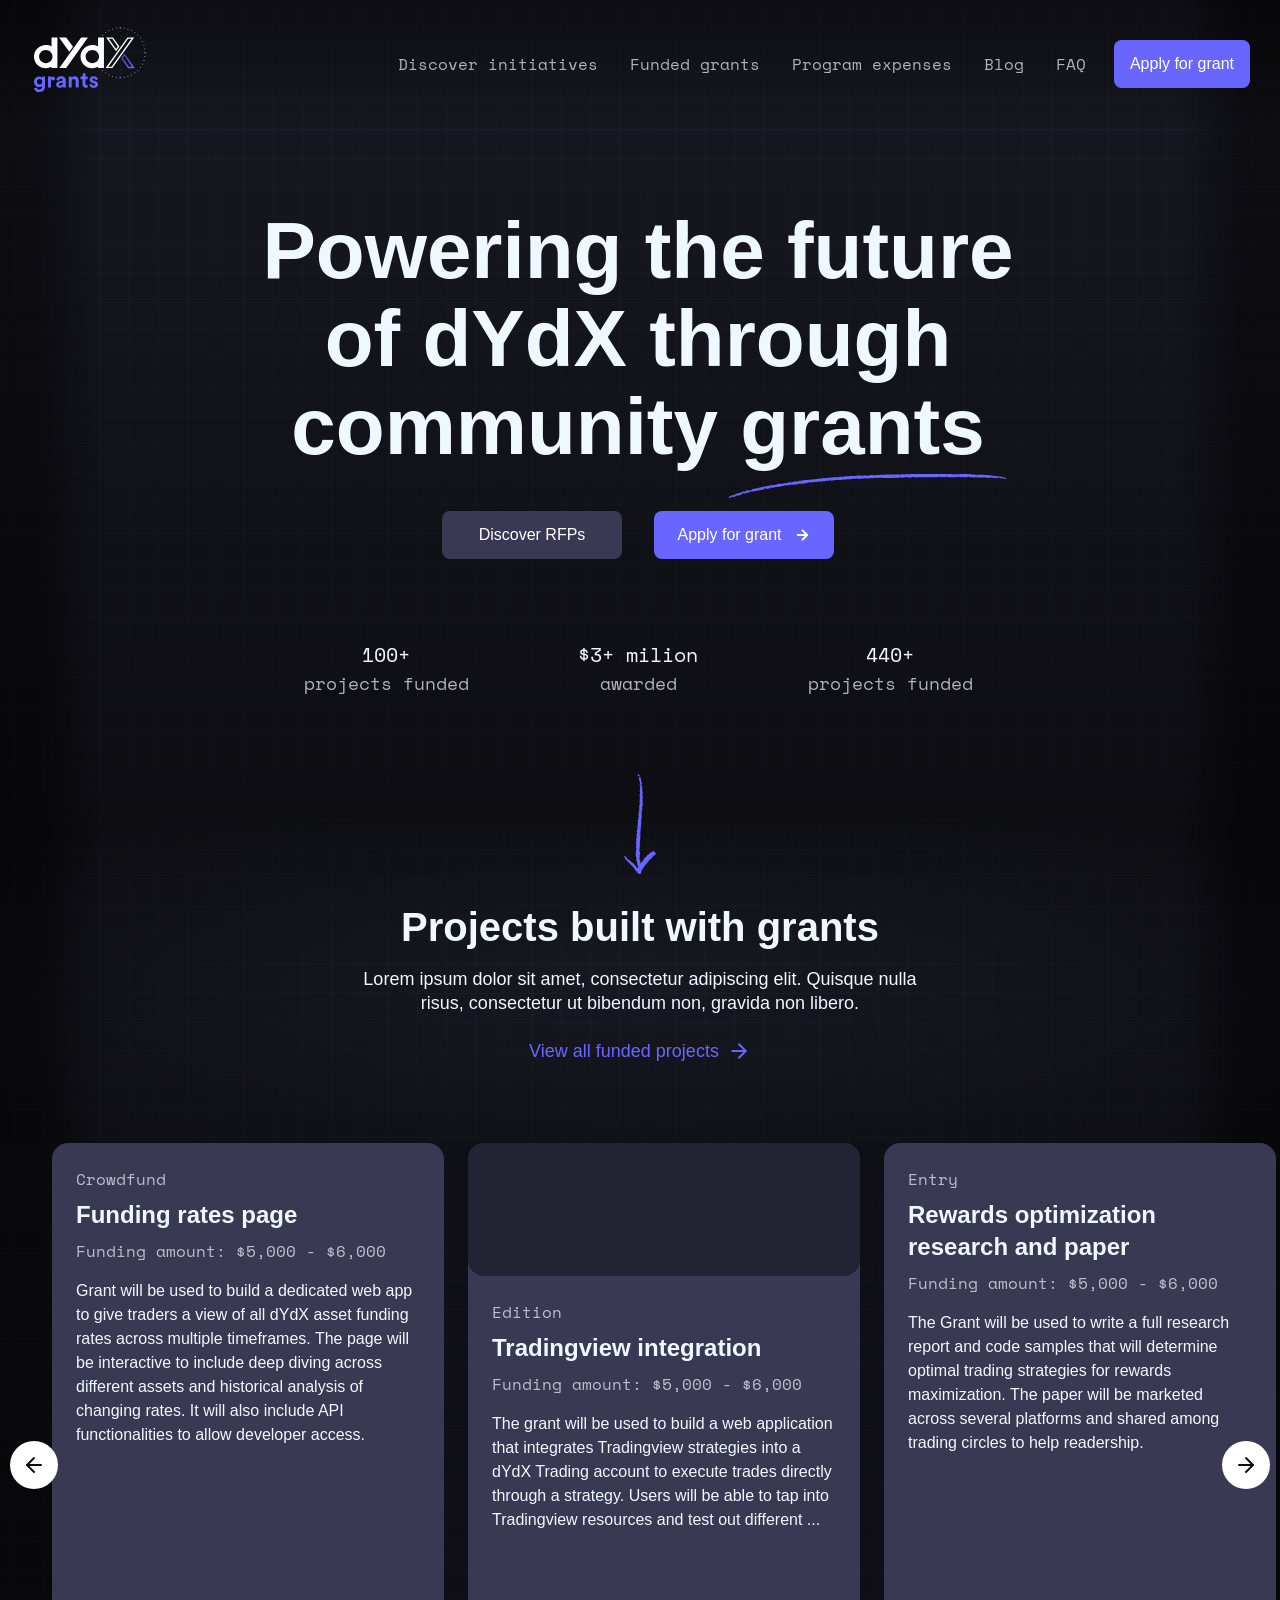
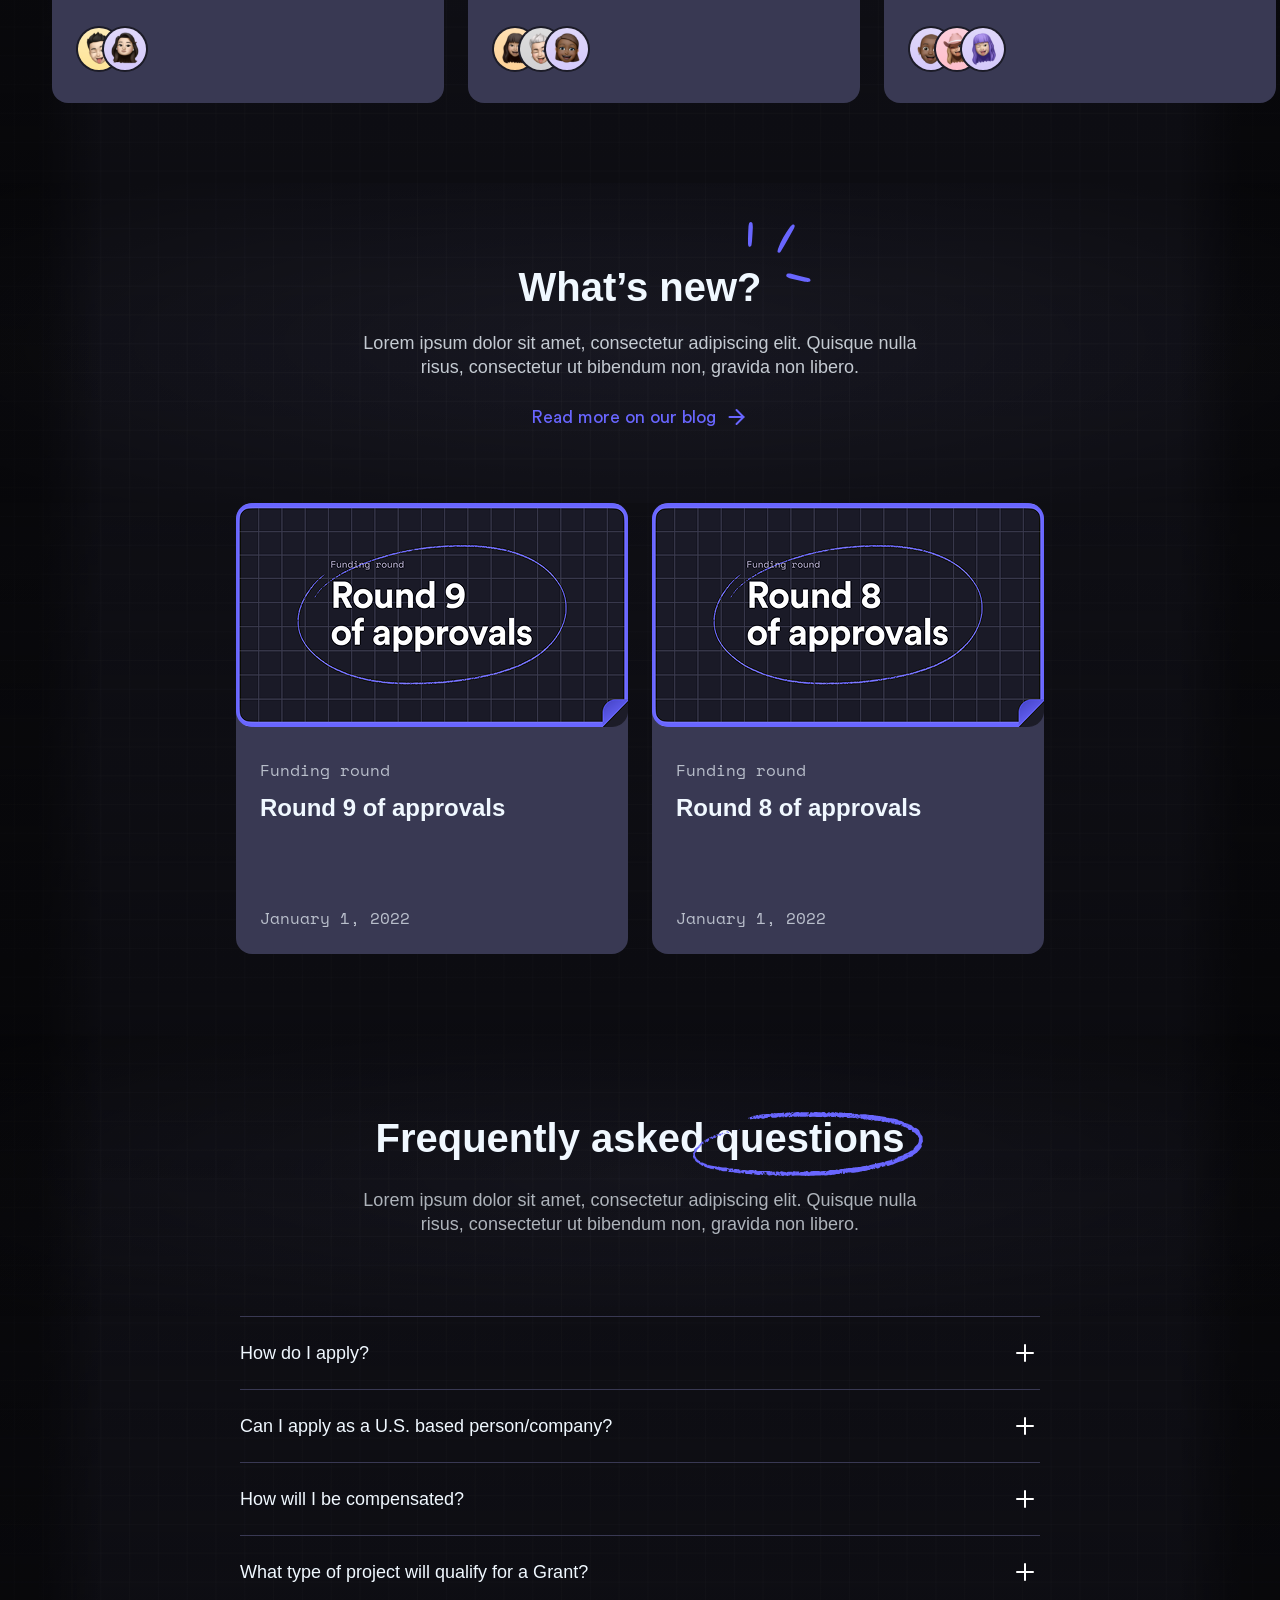
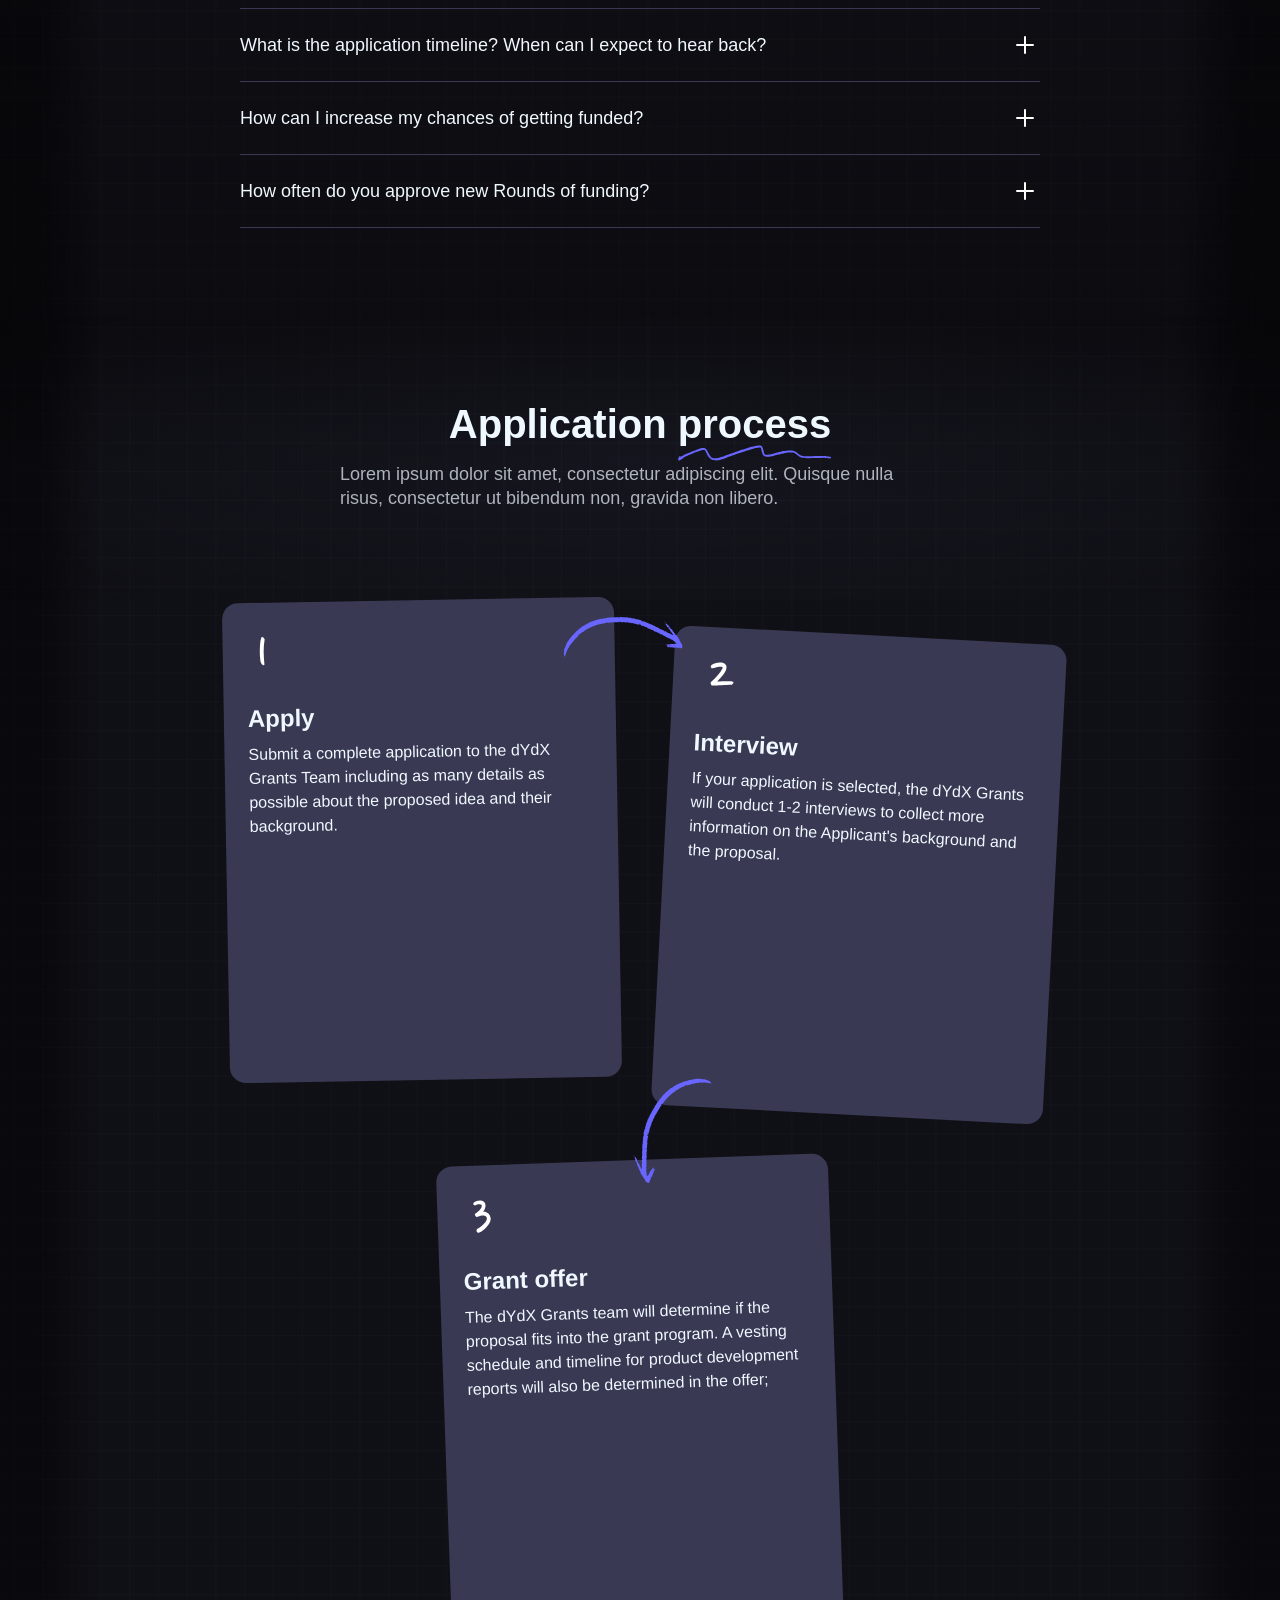
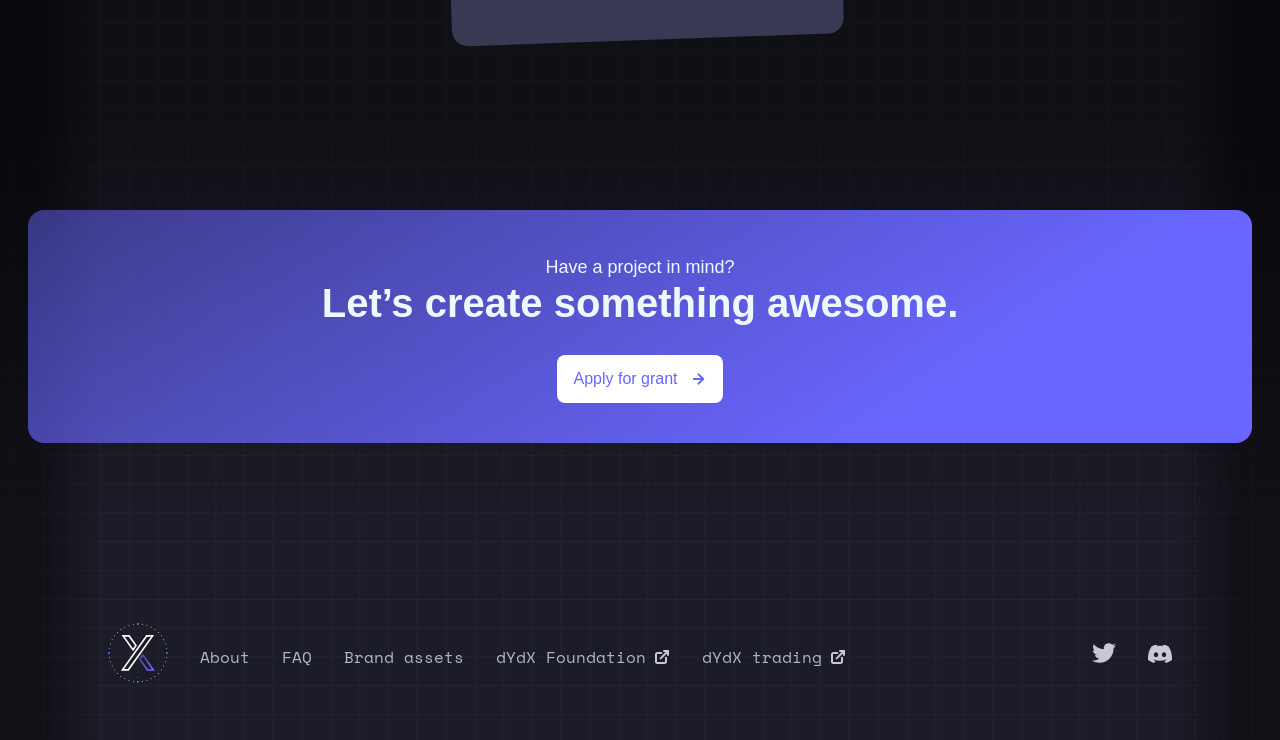
<file: index.html>
<!DOCTYPE html>
<html lang="en">

<head>
    <meta charset="UTF-8">
    <meta http-equiv="X-UA-Compatible" content="IE=edge">
    <meta name="viewport" content="width=device-width, initial-scale=1.0">


    <link rel="stylesheet" href="source/style/style-home.css">
    <link rel="stylesheet" href="source/style/media-home.css">
    <link rel="stylesheet" href="source/style/animation-home.css">


    <link rel="shortcut icon" href="source/img/icons/avatar.ico">

    <link rel="stylesheet" href="https://cdn.jsdelivr.net/npm/swiper@11/swiper-bundle.min.css" />
    <link rel="stylesheet" href="source/font/CircularStd-Book.woff2">
    <link rel="stylesheet" href="source/style/home.css">
    <link rel="stylesheet" href="source/style/media.css">


    <link rel="stylesheet" href="">
    <title>dYdX || Home</title>
    <!-- <style>
        @font-face {
    font-family: "Circular Std";
    src: url("/source/font/CircularStd-Book.woff2");

    font-style: normal;
    font-weight: normal;
}
    </style> -->
</head>

<body>






    <div class="wrapper">


        <header class="header">

            <div class="header__logo">
                <a href="index.html">
                    <svg class="header__logo-SVG" width="120" height="72" viewBox="0 0 120 72" fill="none"
                        xmlns="http://www.w3.org/2000/svg">
                        <rect width="120" height="72" fill="none" />
                        <path
                            d="M4 64.1445C4.31117 66.2338 6.31153 68.1008 9.31208 68.1008C13.4239 68.1008 15.0465 65.3669 15.0465 62.3664V52.6091H12.2015V53.8982C11.8237 53.1647 10.8235 52.409 9.08982 52.409C6.08927 52.409 4 54.8539 4 57.7433C4 60.8106 6.17818 63.0554 9.08982 63.0554C10.6679 63.0554 11.6903 62.3664 12.1348 61.6552V62.4553C12.1348 64.5668 11.0902 65.5003 9.22318 65.5003C7.82292 65.5003 6.86719 64.6335 6.66715 63.4333L4 64.1445ZM9.60103 60.5216C8.06741 60.5216 6.97832 59.4548 6.97832 57.7433C6.97832 56.0541 8.13409 54.9873 9.60103 54.9873C11.0235 54.9873 12.1793 56.0541 12.1793 57.7433C12.1793 59.4325 11.1124 60.5216 9.60103 60.5216Z"
                            fill="#6966FF" />
                        <path
                            d="M21.0146 52.6091H18.0585V63.5444H21.0146V54.6094C21.0813 55.6318 21.9258 56.4098 22.9927 56.4098C24.104 56.4098 24.9708 55.5429 24.9708 54.4316C24.9708 53.3203 24.104 52.4535 22.9927 52.4535C21.9258 52.4535 21.0813 53.2536 21.0146 54.2983V52.6091Z"
                            fill="#6966FF" />
                        <path
                            d="M26.0961 60.5661C26.0961 62.2775 27.5185 63.8556 29.8523 63.8556C31.4748 63.8556 32.5195 63.0999 33.0751 62.233C33.0751 62.6553 33.1196 63.2554 33.1862 63.5444H35.8979C35.8312 63.1665 35.7645 62.3886 35.7645 61.8107V56.432C35.7645 54.2316 34.4754 52.2757 31.0081 52.2757C28.0742 52.2757 26.4961 54.1649 26.3183 55.8763L28.941 56.432C29.0299 55.4763 29.7412 54.6539 31.0303 54.6539C32.275 54.6539 32.8751 55.2984 32.8751 56.0764C32.8751 56.4542 32.675 56.7654 32.0527 56.8543L29.3633 57.2544C27.5408 57.5211 26.0961 58.6102 26.0961 60.5661ZM30.4746 61.6552C29.5189 61.6552 29.0522 61.0328 29.0522 60.3883C29.0522 59.5437 29.6523 59.1214 30.408 59.0102L32.8751 58.6324V59.1214C32.8751 61.055 31.7193 61.6552 30.4746 61.6552Z"
                            fill="#6966FF" />
                        <path
                            d="M41.6564 57.2544C41.6564 55.9875 42.4121 54.9873 43.7012 54.9873C45.1237 54.9873 45.7238 55.943 45.7238 57.1654V63.5444H48.6799V56.6542C48.6799 54.2538 47.4352 52.3201 44.7236 52.3201C43.5456 52.3201 42.2342 52.8313 41.5675 53.9649V52.6091H38.7003V63.5444H41.6564V57.2544Z"
                            fill="#6966FF" />
                        <path
                            d="M55.4384 49.3418H52.7712V50.8754C52.7712 51.8534 52.2378 52.6091 51.0821 52.6091H50.5264V55.2318H52.5045V60.3216C52.5045 62.4331 53.8381 63.7 55.9718 63.7C56.8387 63.7 57.3721 63.5444 57.6388 63.4333V60.9884C57.4832 61.0328 57.0831 61.0773 56.7275 61.0773C55.8829 61.0773 55.4384 60.7661 55.4384 59.8104V55.2318H57.6388V52.6091H55.4384V49.3418Z"
                            fill="#6966FF" />
                        <path
                            d="M59.2815 60.4994C59.4148 61.7441 60.5484 63.8778 63.8379 63.8778C66.705 63.8778 68.0831 62.0552 68.0831 60.2771C68.0831 58.6768 66.994 57.3655 64.838 56.921L63.2822 56.5876C62.6821 56.4764 62.282 56.143 62.282 55.6096C62.282 54.9873 62.9044 54.5205 63.6823 54.5205C64.9269 54.5205 65.3937 55.3429 65.4826 55.9875L67.9497 55.4318C67.8164 54.2538 66.7717 52.2757 63.66 52.2757C61.3041 52.2757 59.5704 53.8982 59.5704 55.8541C59.5704 57.3877 60.5261 58.6546 62.6376 59.1214L64.0823 59.4548C64.9269 59.6326 65.2603 60.0326 65.2603 60.5216C65.2603 61.0995 64.7936 61.6107 63.8156 61.6107C62.5265 61.6107 61.8819 60.8106 61.8153 59.9437L59.2815 60.4994Z"
                            fill="#6966FF" />
                        <path fill-rule="evenodd" clip-rule="evenodd"
                            d="M90.221 37.2363C90.425 37.2363 90.5904 37.4017 90.5904 37.6058L90.5904 37.6307C90.5904 37.8347 90.425 38.0001 90.221 38.0001C90.017 38.0001 89.8516 37.8347 89.8516 37.6307L89.8516 37.6058C89.8516 37.4017 90.017 37.2363 90.221 37.2363ZM90.221 41.2536C90.425 41.2536 90.5904 41.419 90.5904 41.6231L90.5904 41.673C90.5904 41.877 90.425 42.0424 90.221 42.0424C90.017 42.0424 89.8516 41.877 89.8516 41.673L89.8516 41.6231C89.8516 41.419 90.017 41.2536 90.221 41.2536ZM90.221 45.2959C90.425 45.2959 90.5904 45.4613 90.5904 45.6653L90.5904 45.7152C90.5904 45.9193 90.425 46.0847 90.221 46.0847C90.017 46.0847 89.8516 45.9193 89.8516 45.7152L89.8516 45.6653C89.8516 45.4613 90.017 45.2959 90.221 45.2959ZM90.221 49.3382C90.425 49.3382 90.5904 49.5036 90.5904 49.7076L90.5904 49.7575C90.5904 49.9615 90.425 50.1269 90.221 50.1269C90.017 50.1269 89.8516 49.9615 89.8516 49.7575L89.8516 49.7076C89.8516 49.5036 90.017 49.3382 90.221 49.3382ZM90.221 53.3805C90.425 53.3805 90.5904 53.5459 90.5904 53.7499L90.5904 53.7748C90.5904 53.9789 90.425 54.1443 90.221 54.1443C90.017 54.1443 89.8516 53.9789 89.8516 53.7748L89.8516 53.7499C89.8516 53.5459 90.017 53.3805 90.221 53.3805Z"
                            fill="#55555E" />
                        <path fill-rule="evenodd" clip-rule="evenodd"
                            d="M90.221 7.20703C90.425 7.20703 90.5904 7.37243 90.5904 7.57646L90.5904 7.59984C90.5904 7.80387 90.425 7.96926 90.221 7.96926C90.017 7.96926 89.8516 7.80387 89.8516 7.59984L89.8516 7.57646C89.8516 7.37243 90.017 7.20703 90.221 7.20703ZM90.221 10.9715C90.425 10.9715 90.5904 11.1369 90.5904 11.341L90.5904 11.3877C90.5904 11.5918 90.425 11.7572 90.221 11.7572C90.017 11.7572 89.8516 11.5918 89.8516 11.3877L89.8516 11.341C89.8516 11.1369 90.017 10.9715 90.221 10.9715ZM90.221 14.7594C90.425 14.7594 90.5904 14.9248 90.5904 15.1289L90.5904 15.1756C90.5904 15.3797 90.425 15.545 90.221 15.545C90.017 15.545 89.8516 15.3797 89.8516 15.1756L89.8516 15.1289C89.8516 14.9248 90.017 14.7594 90.221 14.7594ZM90.221 18.5473C90.425 18.5473 90.5904 18.7127 90.5904 18.9168L90.5904 18.9401C90.5904 19.1442 90.425 19.3096 90.221 19.3096C90.017 19.3096 89.8516 19.1442 89.8516 18.9401L89.8516 18.9168C89.8516 18.7127 90.017 18.5473 90.221 18.5473Z"
                            fill="#55555E" />
                        <path fill-rule="evenodd" clip-rule="evenodd"
                            d="M115.568 28.7972C115.568 29.0012 115.403 29.1666 115.199 29.1666L115.177 29.1666C114.973 29.1666 114.807 29.0012 114.807 28.7972C114.807 28.5931 114.973 28.4277 115.177 28.4277L115.199 28.4277C115.403 28.4277 115.568 28.5931 115.568 28.7972ZM111.97 28.7972C111.97 29.0012 111.804 29.1666 111.6 29.1666L111.556 29.1666C111.352 29.1666 111.186 29.0012 111.186 28.7972C111.186 28.5931 111.352 28.4277 111.556 28.4277L111.6 28.4277C111.804 28.4277 111.97 28.5931 111.97 28.7972ZM108.349 28.7972C108.349 29.0012 108.183 29.1666 107.979 29.1666L107.935 29.1666C107.731 29.1666 107.565 29.0012 107.565 28.7972C107.565 28.5931 107.731 28.4277 107.935 28.4277L107.979 28.4277C108.183 28.4277 108.349 28.5931 108.349 28.7972ZM104.728 28.7972C104.728 29.0012 104.562 29.1666 104.358 29.1666L104.314 29.1666C104.11 29.1666 103.944 29.0012 103.944 28.7972C103.944 28.5931 104.11 28.4277 104.314 28.4277L104.358 28.4277C104.562 28.4277 104.728 28.5931 104.728 28.7972ZM101.107 28.7972C101.107 29.0012 100.942 29.1666 100.738 29.1666L100.693 29.1666C100.489 29.1666 100.323 29.0012 100.323 28.7972C100.323 28.5931 100.489 28.4277 100.693 28.4277L100.738 28.4277C100.942 28.4277 101.107 28.5931 101.107 28.7972ZM97.486 28.7972C97.486 29.0012 97.3206 29.1666 97.1166 29.1666L97.0942 29.1666C96.8902 29.1666 96.7248 29.0012 96.7248 28.7972C96.7248 28.5931 96.8902 28.4277 97.0942 28.4277L97.1166 28.4277C97.3206 28.4277 97.486 28.5931 97.486 28.7972Z"
                            fill="#55555E" />
                        <path fill-rule="evenodd" clip-rule="evenodd"
                            d="M83.877 28.7972C83.877 29.0012 83.7116 29.1666 83.5075 29.1666H83.485C83.281 29.1666 83.1156 29.0012 83.1156 28.7972C83.1156 28.5931 83.281 28.4277 83.485 28.4277H83.5075C83.7116 28.4277 83.877 28.5931 83.877 28.7972ZM80.2469 28.7972C80.2469 29.0012 80.0815 29.1666 79.8775 29.1666H79.8324C79.6284 29.1666 79.463 29.0012 79.463 28.7972C79.463 28.5931 79.6284 28.4277 79.8324 28.4277H79.8775C80.0815 28.4277 80.2469 28.5931 80.2469 28.7972ZM76.5943 28.7972C76.5943 29.0012 76.4289 29.1666 76.2249 29.1666H76.1798C75.9758 29.1666 75.8104 29.0012 75.8104 28.7972C75.8104 28.5931 75.9758 28.4277 76.1798 28.4277H76.2249C76.4289 28.4277 76.5943 28.5931 76.5943 28.7972Z"
                            fill="#55555E" />
                        <path fill-rule="evenodd" clip-rule="evenodd"
                            d="M90.1983 3.45117H90.2477C90.4517 3.45137 90.617 3.61692 90.6168 3.82095C90.6166 4.02498 90.451 4.19022 90.247 4.19002H90.199C89.995 4.19022 89.8295 4.02498 89.8293 3.82095C89.8291 3.61692 89.9943 3.45137 90.1983 3.45117ZM86.7066 4.06362C86.7381 4.2652 86.6002 4.45414 86.3986 4.48561L86.3514 4.49304C86.1498 4.52491 85.9606 4.38738 85.9288 4.18586C85.8969 3.98434 86.0344 3.79513 86.2359 3.76326L86.2846 3.75561C86.4862 3.72413 86.6752 3.86203 86.7066 4.06362ZM93.7394 4.06362C93.7709 3.86203 93.9598 3.72413 94.1614 3.75561L94.2101 3.76326C94.4116 3.79514 94.5491 3.98434 94.5173 4.18586C94.4854 4.38738 94.2962 4.52491 94.0947 4.49304L94.0474 4.48561C93.8458 4.45414 93.7079 4.2652 93.7394 4.06362ZM97.5632 4.91462C97.626 4.7205 97.8343 4.61407 98.0285 4.67689L98.0752 4.69209C98.2692 4.75529 98.3753 4.96379 98.3121 5.15778C98.2488 5.35177 98.0404 5.45779 97.8464 5.39459L97.801 5.37985C97.6068 5.31702 97.5004 5.10873 97.5632 4.91462ZM82.8828 4.91462C82.9456 5.10873 82.8392 5.31702 82.6451 5.37985L82.5997 5.39459C82.4057 5.45779 82.1972 5.35177 82.134 5.15778C82.0708 4.96379 82.1768 4.75529 82.3708 4.69209L82.4176 4.6769C82.6117 4.61407 82.82 4.7205 82.8828 4.91462ZM101.205 6.35734C101.297 6.17554 101.52 6.10322 101.702 6.19582L101.745 6.21815C101.927 6.3111 101.999 6.53369 101.906 6.71531C101.813 6.89694 101.59 6.96882 101.409 6.87587L101.366 6.85419C101.185 6.76159 101.112 6.53915 101.205 6.35734ZM79.2412 6.35734C79.3338 6.53915 79.2615 6.76159 79.0797 6.85419L79.0372 6.87587C78.8556 6.96882 78.633 6.89694 78.54 6.71532C78.4471 6.53369 78.519 6.3111 78.7006 6.21815L78.7444 6.19582C78.9262 6.10322 79.1486 6.17554 79.2412 6.35734ZM75.8715 8.35399C75.9914 8.51907 75.9548 8.75009 75.7897 8.86999L75.7511 8.89804C75.5863 9.01826 75.3552 8.98208 75.235 8.81723C75.1148 8.65238 75.1509 8.42129 75.3158 8.30107L75.3555 8.27218C75.5206 8.15228 75.7516 8.18891 75.8715 8.35399ZM104.575 8.35399C104.694 8.18891 104.925 8.15228 105.091 8.27218L105.13 8.30107C105.295 8.42129 105.331 8.65238 105.211 8.81723C105.091 8.98208 104.86 9.01826 104.695 8.89804L104.656 8.86999C104.491 8.75009 104.455 8.51907 104.575 8.35399ZM72.8546 10.8521C72.9987 10.9966 72.9985 11.2305 72.8541 11.3746L72.8204 11.4083C72.6762 11.5527 72.4423 11.5529 72.2979 11.4088C72.1535 11.2647 72.1533 11.0308 72.2974 10.8864L72.3321 10.8516C72.4765 10.7075 72.7104 10.7077 72.8546 10.8521ZM107.591 10.8521C107.736 10.7077 107.969 10.7075 108.114 10.8516L108.149 10.8864C108.293 11.0308 108.293 11.2647 108.148 11.4088C108.004 11.5529 107.77 11.5527 107.626 11.4083L107.592 11.3746C107.448 11.2305 107.447 10.9966 107.591 10.8521ZM110.183 13.7892C110.348 13.669 110.579 13.7052 110.699 13.87L110.728 13.9097C110.848 14.0748 110.811 14.3058 110.646 14.4257C110.481 14.5456 110.25 14.509 110.13 14.3439L110.102 14.3054C109.982 14.1405 110.018 13.9094 110.183 13.7892ZM112.285 17.0943C112.467 17.0013 112.689 17.0732 112.782 17.2548L112.804 17.2986C112.897 17.4804 112.825 17.7028 112.643 17.7954C112.461 17.888 112.239 17.8157 112.146 17.6339L112.124 17.5914C112.031 17.4098 112.103 17.1872 112.285 17.0943ZM113.843 20.6882C114.036 20.625 114.245 20.731 114.308 20.925L114.323 20.9718C114.386 21.1659 114.28 21.3742 114.086 21.437C113.892 21.4999 113.683 21.3934 113.62 21.1993L113.606 21.1539C113.542 20.9599 113.649 20.7514 113.843 20.6882ZM114.814 24.483C115.016 24.4511 115.205 24.5887 115.237 24.7902L115.245 24.8389C115.276 25.0405 115.138 25.2294 114.937 25.2609C114.735 25.2924 114.546 25.1545 114.515 24.9529L114.507 24.9056C114.475 24.7041 114.613 24.5149 114.814 24.483ZM115.179 28.3835C115.383 28.3833 115.549 28.5485 115.549 28.7526V28.802C115.549 29.006 115.383 29.1712 115.179 29.171C114.975 29.1708 114.81 29.0053 114.81 28.8012V28.7533C114.81 28.5492 114.975 28.3837 115.179 28.3835ZM114.937 32.2936C115.138 32.3251 115.276 32.5141 115.245 32.7156L115.237 32.7643C115.205 32.9659 115.016 33.1034 114.814 33.0715C114.613 33.0396 114.475 32.8504 114.507 32.6489L114.515 32.6017C114.546 32.4001 114.735 32.2622 114.937 32.2936ZM114.086 36.1175C114.28 36.1803 114.386 36.3886 114.323 36.5827L114.308 36.6295C114.245 36.8235 114.036 36.9295 113.843 36.8663C113.649 36.8031 113.542 36.5946 113.606 36.4006L113.62 36.3552C113.683 36.1611 113.892 36.0546 114.086 36.1175ZM112.643 39.7591C112.825 39.8517 112.897 40.0741 112.804 40.2559L112.782 40.2997C112.689 40.4813 112.467 40.5532 112.285 40.4602C112.103 40.3673 112.031 40.1447 112.124 39.9631L112.146 39.9206C112.239 39.7388 112.461 39.6665 112.643 39.7591ZM110.646 43.1288C110.811 43.2487 110.848 43.4797 110.728 43.6448L110.699 43.6845C110.579 43.8493 110.348 43.8855 110.183 43.7653C110.018 43.6451 109.982 43.414 110.102 43.2491L110.13 43.2106C110.25 43.0455 110.481 43.0089 110.646 43.1288ZM72.2979 46.1457C72.4423 46.0016 72.6762 46.0018 72.8204 46.1462L72.8541 46.1799C72.9985 46.3241 72.9987 46.558 72.8546 46.7024C72.7104 46.8468 72.4765 46.847 72.3321 46.7029L72.2974 46.6681C72.1533 46.5237 72.1535 46.2898 72.2979 46.1457ZM108.148 46.1457C108.293 46.2898 108.293 46.5237 108.149 46.6681L108.114 46.7029C107.969 46.847 107.736 46.8468 107.591 46.7024C107.447 46.558 107.448 46.3241 107.592 46.1799L107.626 46.1462C107.77 46.0018 108.004 46.0016 108.148 46.1457ZM75.235 48.7373C75.3552 48.5724 75.5863 48.5363 75.7511 48.6565L75.7897 48.6845C75.9548 48.8044 75.9914 49.0354 75.8715 49.2005C75.7516 49.3656 75.5206 49.4022 75.3555 49.2823L75.3158 49.2534C75.1509 49.1332 75.1148 48.9021 75.235 48.7373ZM105.211 48.7373C105.331 48.9021 105.295 49.1332 105.13 49.2534L105.091 49.2823C104.925 49.4022 104.694 49.3656 104.575 49.2005C104.455 49.0354 104.491 48.8044 104.656 48.6845L104.695 48.6565C104.86 48.5363 105.091 48.5724 105.211 48.7373ZM78.54 50.8392C78.633 50.6576 78.8556 50.5857 79.0372 50.6786L79.0797 50.7003C79.2615 50.7929 79.3338 51.0154 79.2412 51.1972C79.1486 51.379 78.9262 51.4513 78.7444 51.3587L78.7006 51.3364C78.519 51.2434 78.4471 51.0208 78.54 50.8392ZM101.906 50.8392C101.999 51.0208 101.927 51.2434 101.745 51.3364L101.702 51.3587C101.52 51.4513 101.297 51.379 101.205 51.1972C101.112 51.0154 101.185 50.7929 101.366 50.7003L101.409 50.6786C101.59 50.5857 101.813 50.6576 101.906 50.8392ZM82.134 52.3967C82.1972 52.2027 82.4057 52.0967 82.5997 52.1599L82.6451 52.1747C82.8392 52.2375 82.9456 52.4458 82.8828 52.6399C82.82 52.834 82.6117 52.9404 82.4176 52.8776L82.3708 52.8624C82.1768 52.7992 82.0708 52.5907 82.134 52.3967ZM98.3121 52.3967C98.3753 52.5907 98.2692 52.7992 98.0752 52.8624L98.0285 52.8776C97.8343 52.9404 97.626 52.834 97.5632 52.6399C97.5004 52.4458 97.6068 52.2375 97.801 52.1747L97.8464 52.1599C98.0404 52.0967 98.2488 52.2027 98.3121 52.3967ZM85.9288 53.3687C85.9606 53.1671 86.1498 53.0296 86.3514 53.0615L86.3986 53.0689C86.6002 53.1004 86.7381 53.2893 86.7066 53.4909C86.6752 53.6925 86.4862 53.8304 86.2846 53.7989L86.2359 53.7913C86.0344 53.7594 85.8969 53.5702 85.9288 53.3687ZM94.5173 53.3687C94.5491 53.5702 94.4116 53.7594 94.2101 53.7913L94.1614 53.7989C93.9598 53.8304 93.7709 53.6925 93.7394 53.4909C93.7079 53.2893 93.8458 53.1004 94.0474 53.0689L94.0947 53.0615C94.2962 53.0296 94.4854 53.1671 94.5173 53.3687ZM89.8293 53.7336C89.8294 53.5295 89.995 53.3643 90.199 53.3645H90.247C90.451 53.3643 90.6166 53.5295 90.6168 53.7336C90.617 53.9376 90.4517 54.1031 90.2477 54.1033H90.1983C89.9943 54.1031 89.8291 53.9376 89.8293 53.7336Z"
                            fill="white" />
                        <path
                            d="M91.043 53.7337C91.043 54.1871 90.6754 54.5547 90.222 54.5547C89.7686 54.5547 89.4011 54.1871 89.4011 53.7337C89.4011 53.2804 89.7686 52.9128 90.222 52.9128C90.6754 52.9128 91.043 53.2804 91.043 53.7337Z"
                            fill="#6966FF" />
                        <path
                            d="M115.178 29.5986C114.725 29.5986 114.357 29.2311 114.357 28.7777C114.357 28.3243 114.725 27.9567 115.178 27.9567C115.632 27.9567 115.999 28.3243 115.999 28.7777C115.999 29.2311 115.632 29.5986 115.178 29.5986Z"
                            fill="#6966FF" />
                        <path
                            d="M91.043 3.82066C91.043 4.27405 90.6754 4.6416 90.222 4.6416C89.7686 4.6416 89.4011 4.27405 89.4011 3.82066C89.4011 3.36726 89.7686 2.99972 90.222 2.99972C90.6754 2.99972 91.043 3.36726 91.043 3.82066Z"
                            fill="#6966FF" />
                        <path fill-rule="evenodd" clip-rule="evenodd"
                            d="M97.3953 13.3887H104.204L82.2832 44.0895H75.5879L97.3953 13.3887ZM89.3971 22.4352L82.9807 13.3887H76.1459L86.0494 27.3697L89.3971 22.4352ZM87.7186 22.4526L86.025 24.9491L78.813 14.7679H82.2681L87.7186 22.4526ZM78.2593 42.7103H81.5733L101.524 14.7679H98.1074L78.2593 42.7103Z"
                            fill="white" />
                        <path fill-rule="evenodd" clip-rule="evenodd"
                            d="M98.8183 42.6842C98.8645 42.7484 98.9389 42.7865 99.018 42.7865H102.203L94.636 32.0414C94.5378 31.9019 94.3309 31.9022 94.233 32.0419L92.8152 34.0674C92.7551 34.1532 92.7559 34.2675 92.8171 34.3525L98.8183 42.6842ZM91.0234 34.222L98.1857 44.1657H104.861L94.4307 29.3545L91.0234 34.222Z"
                            fill="url(#paint0_linear_20828_3255)" />
                        <path fill-rule="evenodd" clip-rule="evenodd"
                            d="M27.4096 13.3887H21.5577V22.5238C19.8676 21.6197 17.9273 21.1055 15.8639 21.1055C9.31271 21.1055 4.00195 26.288 4.00195 32.6808C4.00195 39.0737 9.31271 44.2561 15.8639 44.2561C17.9273 44.2561 19.8676 43.742 21.5577 42.8379V43.9805H27.4096V13.3887ZM22.5196 32.6199C22.5196 36.2406 19.5118 39.1758 15.8014 39.1758C12.091 39.1758 9.08313 36.2406 9.08313 32.6199C9.08313 28.9991 12.091 26.0639 15.8014 26.0639C19.5118 26.0639 22.5196 28.9991 22.5196 32.6199ZM51.1208 13.3887L29.3603 43.9806H36.1822L57.9217 13.3887H51.1208ZM68.0944 13.3887H73.9463V43.9805H68.0944V42.8379C66.4043 43.742 64.464 44.2561 62.4006 44.2561C55.8494 44.2561 50.5386 39.0737 50.5386 32.6808C50.5386 26.288 55.8494 21.1055 62.4006 21.1055C64.464 21.1055 66.4043 21.6197 68.0944 22.5238V13.3887ZM62.3381 39.1758C66.0485 39.1758 69.0563 36.2406 69.0563 32.6199C69.0563 28.9991 66.0485 26.0639 62.3381 26.0639C58.6277 26.0639 55.6198 28.9991 55.6198 32.6199C55.6198 36.2406 58.6277 39.1758 62.3381 39.1758ZM43.0152 22.6762L36.1879 13.3887H29.082L39.2532 27.8663L43.0152 22.6762Z"
                            fill="white" />
                        <defs>
                            <linearGradient id="paint0_linear_20828_3255" x1="99.6897" y1="41.8344" x2="88.6571"
                                y2="26.6755" gradientUnits="userSpaceOnUse">
                                <stop stop-color="#6966FF" />
                                <stop offset="1" stop-color="#6966FF" stop-opacity="0.36" />
                            </linearGradient>
                        </defs>
                    </svg>
                </a>

            </div>

            <div class="header__menu">


                <nav class="menu__body">
                    <div class="header__social">
                        <a href="https://twitter.com/" target="_blank">
                            <svg fill="rgba(200, 199, 216, 1)" height="200px" width="200px" version="1.1" id="Layer_1"
                                xmlns="http://www.w3.org/2000/svg" xmlns:xlink="http://www.w3.org/1999/xlink"
                                viewBox="0 0 310 310" xml:space="preserve" stroke="rgba(200, 199, 216, 1)">
                                <g id="SVGRepo_bgCarrier" stroke-width="0"></g>
                                <g id="SVGRepo_tracerCarrier" stroke-linecap="round" stroke-linejoin="round"></g>
                                <g id="SVGRepo_iconCarrier">
                                    <g id="XMLID_826_">
                                        <path id="XMLID_827_"
                                            d="M302.973,57.388c-4.87,2.16-9.877,3.983-14.993,5.463c6.057-6.85,10.675-14.91,13.494-23.73 c0.632-1.977-0.023-4.141-1.648-5.434c-1.623-1.294-3.878-1.449-5.665-0.39c-10.865,6.444-22.587,11.075-34.878,13.783 c-12.381-12.098-29.197-18.983-46.581-18.983c-36.695,0-66.549,29.853-66.549,66.547c0,2.89,0.183,5.764,0.545,8.598 C101.163,99.244,58.83,76.863,29.76,41.204c-1.036-1.271-2.632-1.956-4.266-1.825c-1.635,0.128-3.104,1.05-3.93,2.467 c-5.896,10.117-9.013,21.688-9.013,33.461c0,16.035,5.725,31.249,15.838,43.137c-3.075-1.065-6.059-2.396-8.907-3.977 c-1.529-0.851-3.395-0.838-4.914,0.033c-1.52,0.871-2.473,2.473-2.513,4.224c-0.007,0.295-0.007,0.59-0.007,0.889 c0,23.935,12.882,45.484,32.577,57.229c-1.692-0.169-3.383-0.414-5.063-0.735c-1.732-0.331-3.513,0.276-4.681,1.597 c-1.17,1.32-1.557,3.16-1.018,4.84c7.29,22.76,26.059,39.501,48.749,44.605c-18.819,11.787-40.34,17.961-62.932,17.961 c-4.714,0-9.455-0.277-14.095-0.826c-2.305-0.274-4.509,1.087-5.294,3.279c-0.785,2.193,0.047,4.638,2.008,5.895 c29.023,18.609,62.582,28.445,97.047,28.445c67.754,0,110.139-31.95,133.764-58.753c29.46-33.421,46.356-77.658,46.356-121.367 c0-1.826-0.028-3.67-0.084-5.508c11.623-8.757,21.63-19.355,29.773-31.536c1.237-1.85,1.103-4.295-0.33-5.998 C307.394,57.037,305.009,56.486,302.973,57.388z">
                                        </path>
                                    </g>
                                </g>
                            </svg>
                        </a>
                        <a href="https://discord.com/" target="_blank"><img class="header__social-icon"
                                src="source/img/icons/Vector.svg" alt=""></a>
                    </div>

                    <ol class="header__list">

                        <li><a href="Discover-initiatives.html" class="header__link">Discover initiatives</a></li>
                        <li><a href="Funded-grants.html" class="header__link">Funded grants</a></li>
                        <li><a href="none.html" class="header__link">Program expenses</a></li>
                        <li><a href="none.html" class="header__link">Blog</a></li>
                        <li><a href="none.html" class="header__link">FAQ</a></li>

                    </ol>



                </nav>
                <div class="header__buttons">
                    <a href="#" class="header__button" type="button">Apply for grant</a>
                    <a href="#" class="header__button-mini">Apply</a>

                    <div class="menu__icon">
                        <span></span>
                    </div>
                </div>
            </div>



        </header>

        <main class="main">

            <section class="hero">

                <div class="hero__wrapper">
                    <div class="hero__main">

                        <h1 class="hero__main-text">Powering the future of dYdX through community grants
                            <svg class="main-text-line" width="277" height="24" viewBox="0 0 277 24" fill="none"
                                xmlns="http://www.w3.org/2000/svg">
                                <path fill-rule="evenodd" clip-rule="evenodd"
                                    d="M181.374 0.141956C181.298 0.20968 179.09 0.270694 176.47 0.278041C173.096 0.287306 171.703 0.400072 171.699 0.66362C171.695 0.93771 171.623 0.940265 171.427 0.673842C171.258 0.445114 170.224 0.346724 168.619 0.406461C165.649 0.516672 163.539 0.562035 162.9 0.529132C162.327 0.499742 150.101 0.854013 150.101 0.900014C150.101 0.918862 149.202 0.975406 148.104 1.02588C145.378 1.1511 145.457 1.12715 145.71 1.75455C145.882 2.18166 145.784 2.15354 145.295 1.63635C144.804 1.1166 144.359 0.991378 143.384 1.09808C142.685 1.17442 141.501 1.25173 140.752 1.26994C139.878 1.29102 139.39 1.45554 139.39 1.72835C139.39 2.23373 138.78 2.30049 138.596 1.81525C138.526 1.62869 137.981 1.48557 137.386 1.49707C133.752 1.56671 133.009 1.64114 132.769 1.95932C132.583 2.20657 132.501 2.19316 132.497 1.91428C132.493 1.63412 131.75 1.51496 130.01 1.51496C128.646 1.51496 127.424 1.60696 127.297 1.71941C127.169 1.83186 125.63 1.97305 123.878 2.03343C116.841 2.27494 115.429 2.39281 114.895 2.78318C114.588 3.00712 114.337 3.05983 114.337 2.90042C114.337 2.7407 114.029 2.61036 113.652 2.61036C113.243 2.61036 113.039 2.77584 113.146 3.02086C113.389 3.57862 113.057 3.53773 112.36 2.92438C111.842 2.46852 111.623 2.46501 110.205 2.8902C109.333 3.15151 108.416 3.24895 108.156 3.10775C107.897 2.96687 107.508 2.91065 107.29 2.98284C107.072 3.05472 105.995 3.17675 104.897 3.25374C100.674 3.55019 98.5224 3.76869 97.9981 3.95493C97.6986 4.06099 96.6122 4.12073 95.5839 4.08751C94.5557 4.05428 93.62 4.16162 93.5049 4.3255C93.3894 4.4897 92.9018 4.55774 92.4204 4.4766C91.9393 4.39578 90.6049 4.50152 89.4547 4.7114C88.3048 4.9216 86.6113 5.14777 85.6916 5.21421C84.7719 5.28066 83.5291 5.40876 82.93 5.49885C82.3309 5.58893 80.8604 5.74163 79.6622 5.83842C75.9101 6.14062 70.0266 6.91817 69.5528 7.17437C69.3843 7.2651 68.404 7.38489 67.3743 7.44015C65.0451 7.56538 64.121 7.74619 62.7598 8.34357C62.1483 8.61191 61.6894 8.67484 61.6894 8.49019C61.6894 8.10749 58.6638 8.47805 58.4888 8.88216C58.426 9.02719 58.1402 9.0668 57.8534 8.97001C57.5197 8.85724 57.3324 9.00068 57.3324 9.36837C57.3324 9.91399 57.308 9.91335 56.8429 9.35367C56.5234 8.96969 56.1821 8.85788 55.8608 9.03262C55.5899 9.17989 54.8706 9.34792 54.2625 9.40638C53.6543 9.46452 53.1053 9.64629 53.0418 9.81017C52.9742 9.98555 52.5915 9.99609 52.1126 9.83573C51.3716 9.58783 48.3906 10.0558 46.8028 10.6695C46.5033 10.7851 46.0374 10.8474 45.768 10.8081C45.4627 10.7634 45.3824 10.8854 45.5553 11.1314C45.7579 11.4202 45.6457 11.4579 45.1377 11.271C44.1302 10.9005 42.1484 11.0522 40.9655 11.5905C40.4016 11.847 39.4242 12.0569 38.7935 12.0569C38.1625 12.0569 36.3162 12.3418 34.6906 12.69C33.0647 13.0379 31.2856 13.4002 30.7362 13.4947C30.1433 13.5966 29.7377 13.8742 29.7377 14.1784C29.7377 14.6039 29.6426 14.6214 29.1779 14.2819C28.7534 13.972 28.5156 13.9627 28.1975 14.2426C27.9662 14.4461 27.3918 14.6125 26.9213 14.6125C25.2877 14.6125 22.8391 15.3172 22.8391 15.7874C22.8391 16.0532 22.6626 16.1513 22.4208 16.02C22.191 15.8951 21.7825 16.0577 21.5131 16.3816C21.2441 16.7059 21.0237 16.7995 21.0237 16.5902C21.0237 16.381 20.6152 16.2098 20.1159 16.2098C19.6167 16.2098 19.2082 16.3688 19.2082 16.5634C19.2082 16.7579 18.9501 16.8298 18.6349 16.7234C17.6059 16.3759 16.3046 16.864 16.2919 17.6019C16.2807 18.2725 16.2698 18.2737 15.7473 17.6661C15.2197 17.0521 15.2143 17.0521 15.2088 17.6661C15.2045 18.1242 15.1235 18.1757 14.8984 17.8632C14.6493 17.5179 14.3341 17.5387 13.1792 17.9773C12.4014 18.2728 11.0297 18.7024 10.131 18.9324C6.39488 19.8879 5.04892 20.5252 5.30998 21.2146C5.38659 21.4165 5.25188 21.689 5.01079 21.8203C4.7323 21.9717 4.66695 21.9241 4.83179 21.6899C5.65491 20.5176 2.9303 20.7872 1.72013 21.9976C1.3654 22.3525 1.06077 22.4573 0.982705 22.2512C0.909724 22.0583 0.617439 22.2825 0.333142 22.7496C-0.109098 23.4763 -0.110187 23.6386 0.324791 23.875C1.05932 24.2743 2.13841 23.661 2.16855 22.8272C2.19106 22.2075 2.22664 22.1918 2.45502 22.7023C2.76474 23.3933 3.21533 23.4552 3.64014 22.8655C3.84928 22.5752 3.94913 22.5605 3.95312 22.8195C3.95711 23.0952 4.23342 23.0738 4.95706 22.7416C5.50641 22.4895 6.24166 22.2825 6.59095 22.2813C6.94024 22.2803 7.22635 22.0682 7.22635 21.8101C7.22635 21.5245 7.43912 21.413 7.77098 21.5248C8.07053 21.6261 8.60136 21.6024 8.95101 21.4727C9.3003 21.3427 9.99235 21.1897 10.4887 21.1328C11.8085 20.9811 13.0869 20.3016 12.892 19.855C12.7939 19.6304 12.9795 19.502 13.3331 19.5499C13.669 19.5953 14.0546 19.4014 14.1904 19.119C14.4049 18.6724 14.4405 18.6794 14.4627 19.1723C14.483 19.626 14.723 19.7093 15.6681 19.5908C18.8114 19.1966 21.7063 18.1632 21.4619 17.523C21.3435 17.2128 21.4434 17.162 21.7934 17.3543C22.4753 17.7287 23.2639 17.8118 23.7261 17.5575C23.9371 17.4416 24.4367 17.3298 24.8361 17.3093C25.4515 17.2774 28.0832 16.7975 31.9163 16.0181C32.4155 15.9168 33.2325 15.7533 33.7317 15.6545C34.2309 15.5562 34.7596 15.3175 34.9063 15.1239C35.0878 14.8847 35.1746 14.9057 35.1786 15.1904C35.1815 15.4204 35.3616 15.5121 35.5787 15.3939C35.7959 15.276 35.8942 14.9128 35.7977 14.5873C35.6031 13.9333 36.1597 13.9062 36.9261 14.5326C37.5271 15.0239 38.0466 15.031 40.1064 14.5745C40.9938 14.378 41.7196 14.0314 41.7196 13.8043C41.7196 13.3845 42.5823 13.3484 43.0373 13.7487C43.1745 13.8694 43.506 13.8078 43.774 13.6123C44.1338 13.3494 44.2612 13.3532 44.2612 13.6263C44.2612 13.8793 44.4617 13.9017 44.8966 13.6969C45.6355 13.3494 47.4197 13.0347 49.6411 12.8613C50.5031 12.7935 51.4198 12.5843 51.678 12.3955C51.9365 12.207 52.8649 11.9959 53.7414 11.9269C54.6183 11.8575 55.4581 11.7866 55.6077 11.769C55.7573 11.7518 55.8916 11.486 55.9054 11.1784C55.9265 10.7209 55.9759 10.7062 56.1777 11.0985C56.4246 11.5774 58.0741 11.7122 59.1478 11.341C59.9128 11.0765 62.9039 10.7244 65.6536 10.5753C66.9353 10.5056 68.1778 10.3072 68.4145 10.1344C68.6512 9.96159 69.2365 9.83285 69.7151 9.8485C71.1144 9.89387 77.4605 9.14922 77.6623 8.91602C77.7636 8.79847 78.2552 8.70455 78.7545 8.70678C79.2537 8.70934 79.9483 8.50745 80.2976 8.25795C80.7838 7.91135 80.933 7.90049 80.933 8.21131C80.933 8.48572 81.1977 8.54482 81.75 8.39404C82.1995 8.27105 83.0858 8.18608 83.7197 8.20524C84.3537 8.22441 84.9763 8.09216 85.1031 7.91167C85.2552 7.69508 85.558 7.68837 85.9904 7.89186C86.3517 8.06181 86.7602 8.10142 86.8982 7.97971C87.0365 7.85832 87.8342 7.71776 88.6708 7.66793C91.0748 7.52417 93.8059 7.31237 94.0042 7.25391C94.104 7.22452 94.7165 7.2258 95.3657 7.25711C96.0422 7.28969 96.5458 7.15936 96.5458 6.95139C96.5458 6.75174 96.7091 6.6773 96.9088 6.78592C97.1085 6.89453 97.2719 6.83096 97.2719 6.64504C97.2719 6.45912 97.4451 6.30674 97.6564 6.30674C97.8678 6.30674 97.94 6.45049 97.8166 6.62619C97.6931 6.80189 97.9288 6.94564 98.3398 6.94564C98.7508 6.94564 99.0874 6.83703 99.0874 6.70446C99.0874 6.57157 100.19 6.44986 101.538 6.43388C102.886 6.41759 104.643 6.29716 105.441 6.16618C106.24 6.03552 107.27 5.94065 107.731 5.95566C108.249 5.97259 108.474 5.84992 108.322 5.63397C108.146 5.38288 108.287 5.38352 108.823 5.63589C109.675 6.03712 112.885 6.11603 112.885 5.73588C112.885 5.34711 114.428 5.33656 114.956 5.72182C115.267 5.94927 115.426 5.95439 115.426 5.73684C115.426 5.55603 115.753 5.48351 116.152 5.57519C116.552 5.6672 116.879 5.61768 116.879 5.46562C116.879 5.31324 118.02 5.20751 119.415 5.23083C121.216 5.26086 121.881 5.16821 121.706 4.91137C121.57 4.71236 121.736 4.74718 122.074 4.98804C122.412 5.22923 122.688 5.30111 122.688 5.14777C122.689 4.99475 123.78 4.86442 125.113 4.85835C126.728 4.851 127.588 4.71331 127.69 4.44561C127.806 4.13766 127.961 4.13095 128.351 4.4159C128.631 4.62035 128.863 4.6622 128.866 4.50886C128.869 4.35585 129.021 4.43763 129.203 4.69127C129.469 5.06056 129.716 5.07973 130.444 4.78775C131.138 4.50982 131.396 4.51398 131.532 4.80595C131.648 5.05513 131.815 5.07717 132.01 4.86921C132.175 4.69351 133.045 4.54017 133.944 4.52867C134.842 4.51717 135.986 4.4274 136.485 4.32933C136.985 4.23126 137.594 4.29164 137.839 4.46382C138.131 4.66795 138.642 4.66731 139.312 4.4619C139.876 4.28908 141.045 4.20347 141.909 4.27183C142.774 4.34051 143.994 4.27183 144.621 4.11977C145.247 3.96739 146.106 3.95525 146.528 4.09294C147.185 4.30665 147.271 4.24212 147.124 3.64762C146.991 3.10998 147.035 3.05631 147.319 3.41155C147.773 3.97857 149.917 4.17152 149.925 3.64634C149.928 3.42975 150.079 3.47384 150.283 3.75112C150.476 4.01467 150.637 4.10476 150.64 3.95174C150.643 3.7984 150.876 3.84121 151.158 4.04694C151.745 4.47532 152.304 3.98273 151.893 3.39845C151.757 3.20454 152.078 3.29527 152.607 3.60002C153.479 4.10284 154.279 4.13095 161.275 3.90382C165.513 3.76614 169.349 3.6604 169.799 3.6687C170.248 3.67669 170.616 3.55498 170.616 3.39781C170.616 3.24064 170.87 3.11222 171.182 3.11222C171.493 3.11222 171.655 3.24383 171.542 3.40452C171.247 3.8246 175.645 3.60673 176.133 3.17707C176.395 2.94674 176.756 2.9263 177.165 3.11893C177.511 3.28185 178.344 3.41985 179.016 3.4256C179.688 3.43167 180.932 3.47129 181.78 3.51377C182.947 3.57255 183.325 3.47448 183.329 3.11222C183.333 2.75795 183.409 2.73591 183.619 3.02757C183.922 3.44733 185.55 3.48247 195.669 3.2892C202.378 3.16078 201.812 3.16429 206.531 3.22403C209.274 3.25885 210.355 3.16237 210.464 2.87263C210.547 2.65317 210.765 2.47332 210.948 2.47332C211.131 2.47332 211.24 2.65317 211.19 2.87263C211.08 3.35852 213.51 3.42976 213.908 2.95249C214.074 2.75316 214.177 2.77935 214.18 3.02277C214.184 3.26204 214.676 3.39589 215.457 3.37034C216.156 3.34702 216.728 3.21604 216.728 3.07868C216.728 2.94163 217.095 2.90873 217.545 3.0052C218.762 3.26747 225.694 3.20997 226.203 2.93365C226.482 2.78191 226.549 2.82791 226.387 3.05887C226.02 3.58022 228.819 3.37513 229.572 2.82535C230.071 2.4615 230.162 2.46788 230.162 2.86528C230.162 3.19783 230.53 3.32146 231.421 3.28728C232.113 3.26108 232.775 3.15567 232.891 3.05344C233.008 2.9509 233.706 2.98668 234.442 3.13299C235.178 3.27897 236.477 3.31475 237.328 3.21189C238.686 3.04833 238.881 2.92278 238.919 2.19028C238.96 1.38207 238.969 1.3859 239.192 2.30177C239.417 3.22275 239.488 3.25054 241.782 3.32466C243.079 3.3665 244.467 3.46138 244.867 3.53485C245.266 3.60865 245.762 3.55179 245.968 3.40867C246.367 3.13203 247.172 3.16493 247.771 3.48214C247.971 3.58788 248.625 3.61057 249.224 3.53262C249.823 3.45499 250.477 3.4125 250.676 3.43806C250.876 3.46362 252.673 3.53613 254.67 3.59875C256.667 3.66168 258.849 3.80256 259.517 3.91213C260.399 4.05652 260.924 3.96004 261.424 3.56233C261.874 3.20358 262.113 3.1496 262.113 3.40675C262.113 3.65912 262.554 3.76678 263.344 3.70672C264.02 3.65561 264.85 3.81501 265.187 4.06099C265.713 4.44561 265.846 4.44401 266.13 4.05013C266.359 3.73164 266.461 3.71343 266.465 3.99071C266.468 4.2105 266.808 4.39003 267.221 4.39003C267.818 4.39003 267.93 4.24244 267.769 3.67126C267.658 3.2761 267.66 3.13235 267.775 3.35181C267.889 3.57159 268.143 3.75112 268.337 3.75112C268.532 3.75112 268.586 3.57159 268.457 3.35181C268.328 3.13235 268.539 3.29335 268.925 3.71023C269.525 4.3584 269.659 4.3929 269.853 3.94982C270.131 3.31092 271.043 3.27067 271.311 3.88561C271.514 4.35169 272.139 4.38939 272.883 3.98081C273.405 3.69298 274.542 4.03991 274.93 4.60566C275.317 5.16949 277 5.15576 277 4.58873C277 3.91788 276.186 3.46522 274.612 3.2614C273.829 3.16014 272.697 2.95409 272.098 2.80395C271.499 2.65381 270.764 2.52954 270.464 2.52762C270.165 2.52603 269.511 2.42732 269.012 2.30816C267.586 1.96826 264.284 1.51241 262.295 1.38079C261.297 1.31466 259.744 1.17187 258.846 1.06325C257.947 0.954641 254.516 0.792679 251.221 0.702913C247.926 0.613467 244.413 0.478978 243.414 0.404546C238.867 0.0646487 230.771 -0.0500343 230.203 0.217666C229.859 0.379629 229.38 0.404225 229.138 0.272931C228.896 0.141316 227.876 0.126303 226.871 0.239709C225.866 0.353114 224.97 0.341613 224.881 0.214152C224.718 -0.0180896 181.637 -0.0896462 181.374 0.141956ZM229.98 1.19551C230.104 1.37121 230.031 1.51496 229.82 1.51496C229.609 1.51496 229.436 1.37121 229.436 1.19551C229.436 1.01981 229.507 0.876056 229.596 0.876056C229.684 0.876056 229.857 1.01981 229.98 1.19551ZM247.953 2.15386C247.739 2.50526 247.504 2.79277 247.429 2.79277C247.355 2.79277 247.38 2.50526 247.485 2.15386C247.589 1.80247 247.825 1.51496 248.008 1.51496C248.192 1.51496 248.168 1.80087 247.953 2.15386ZM217.817 2.15386C217.817 2.32956 217.745 2.47332 217.657 2.47332C217.568 2.47332 217.396 2.32956 217.272 2.15386C217.149 1.97817 217.221 1.83441 217.432 1.83441C217.644 1.83441 217.817 1.97817 217.817 2.15386ZM164.08 2.65189C164.08 2.92566 163.917 3.06111 163.717 2.95249C163.517 2.84388 163.354 2.61995 163.354 2.45447C163.354 2.28899 163.517 2.15386 163.717 2.15386C163.917 2.15386 164.08 2.37812 164.08 2.65189ZM272.821 4.39514C272.695 4.57371 272.441 4.63728 272.255 4.53602C272.069 4.43507 271.917 4.50471 271.917 4.69063C271.917 5.17907 272.481 5.10624 273.006 4.54975C273.255 4.28621 273.366 4.07058 273.253 4.07058C273.141 4.07058 272.946 4.21657 272.821 4.39514ZM101.266 5.34838C101.266 5.52408 101.194 5.66784 101.106 5.66784C101.018 5.66784 100.845 5.52408 100.721 5.34838C100.598 5.17269 100.67 5.02893 100.881 5.02893C101.093 5.02893 101.266 5.17269 101.266 5.34838ZM10.5606 20.1125C10.3002 20.3415 10.131 20.3604 10.131 20.1604C10.131 19.7339 10.5606 19.356 10.8028 19.5694C10.9059 19.6602 10.7969 19.9045 10.5606 20.1125Z"
                                    fill="#6966FF" />
                            </svg>
                        </h1>

                        <div class="hero__main__buttons">

                            <a href="Discover-initiatives.html" class="hero__button">Discover RFPs</a>
                            <a href="#" class="hero__button hero__button-active">Apply for grant
                                <svg width="17" height="16" viewBox="0 0 17 16" fill="none"
                                    xmlns="http://www.w3.org/2000/svg">
                                    <path d="M3.83301 8H13.1663" stroke="white" stroke-width="2" stroke-linecap="round"
                                        stroke-linejoin="round" />
                                    <path d="M8.5 3.33337L13.1667 8.00004L8.5 12.6667" stroke="white" stroke-width="2"
                                        stroke-linecap="round" stroke-linejoin="round" />
                                </svg>

                            </a>

                        </div>
                    </div>


                    <div class="hero__results">

                        <ol class="hero__results-list">

                            <li class="hero__results-list__item">
                                <p class="item-number">100+</p>
                                <p class="item-desc">projects funded</p>
                            </li>


                            <li class="hero__results-list__item">
                                <p class="item-number">$3+ milion</p>
                                <p class="item-desc">awarded</p>
                            </li>


                            <li class="hero__results-list__item">
                                <p class="item-number">440+</p>
                                <p class="item-desc">projects funded</p>
                            </li>

                        </ol>
                    </div>
                </div>

                <svg class="hero_down-arrow" width="32" height="100" viewBox="0 0 32 100" fill="none"
                    xmlns="http://www.w3.org/2000/svg">
                    <path fill-rule="evenodd" clip-rule="evenodd"
                        d="M13.8624 0.593033C13.7162 1.4718 13.7278 1.51546 14.1597 1.71294C14.3777 1.81264 14.556 1.9821 14.556 2.08942C14.556 2.36716 15.2172 2.32046 15.547 2.01946C15.9618 1.64089 15.883 1.20417 15.3488 0.919951C15.0872 0.780606 14.8731 0.569015 14.8731 0.449685C14.8731 0.266497 14.4081 0.00915639 14.0606 6.50327e-06C14.006 -0.00151848 13.9169 0.265353 13.8624 0.593033ZM15.4303 2.85363C15.1687 3.20132 15.1576 3.2871 15.3551 3.43731C15.4825 3.53415 15.6402 3.61459 15.7055 3.61631C15.7709 3.61783 15.8245 3.73983 15.8245 3.88718C15.8245 4.19218 15.1858 4.07533 15.0006 3.73678C14.9401 3.62565 14.8521 3.58104 14.8051 3.63728C14.6727 3.79664 15.002 5.00309 15.227 5.18189C15.3815 5.30465 15.3639 5.38719 15.1506 5.53836C14.9979 5.64644 14.8731 5.82162 14.8731 5.92742C14.8731 6.03321 14.9364 6.07267 15.0138 6.01529C15.2763 5.8201 15.5492 6.46497 15.4519 7.05076C15.3926 7.40646 15.4221 7.62224 15.5299 7.62224C15.629 7.62224 15.6705 7.82583 15.6271 8.0988C15.5692 8.46346 15.6179 8.57536 15.8348 8.57536C15.9908 8.57536 16.1509 8.42534 16.1909 8.24177C16.2576 7.93448 16.2648 7.93544 16.2817 8.25435C16.2919 8.44459 16.2142 8.78771 16.1091 9.01684C16.0041 9.24578 15.8923 9.64608 15.8609 9.90609C15.8295 10.1663 15.7409 10.4259 15.664 10.4831C15.5841 10.5424 15.5876 10.7077 15.6718 10.8678C15.7531 11.0224 15.8207 11.0546 15.8221 10.9395C15.8233 10.8243 16.0385 10.7229 16.3001 10.714C16.6136 10.7033 16.7758 10.7908 16.7758 10.9709C16.7758 11.1211 16.6687 11.2441 16.5379 11.2441C16.4071 11.2441 16.3001 11.3819 16.3001 11.5504C16.3001 11.7546 16.2143 11.8171 16.0431 11.7382C15.8349 11.6421 15.8089 11.7014 15.9056 12.0514C15.9713 12.2889 16.0225 12.912 16.0196 13.4362C16.0166 13.9604 16.0964 14.4524 16.1967 14.5295C16.3169 14.6215 16.2901 14.6705 16.1189 14.6724C15.6233 14.6779 15.6196 15.6231 16.1151 15.6345C16.3554 15.64 16.3542 15.6635 16.1019 15.8937C15.9492 16.0331 15.8245 16.2447 15.8245 16.3642C15.8245 16.4837 15.7482 16.5815 15.6548 16.5815C15.5616 16.5815 15.5081 16.7746 15.5359 17.0104C15.5638 17.2462 15.6545 17.4115 15.7373 17.3775C15.8202 17.3436 15.9489 17.5135 16.0233 17.7554C16.1095 18.0356 16.0976 18.2193 15.9905 18.2624C15.898 18.2994 15.876 18.4296 15.9413 18.5516C16.11 18.8667 16.1046 19.6315 15.9337 19.6315C15.8551 19.6315 15.8302 19.7558 15.8787 19.9077C15.9377 20.0924 15.8907 20.1488 15.7371 20.0779C15.5952 20.0125 15.5074 20.0892 15.5074 20.2782C15.5074 20.4468 15.5698 20.5846 15.6461 20.5846C15.8329 20.5846 15.8238 21.5156 15.6358 21.6555C15.5529 21.7171 15.6033 21.921 15.7495 22.1153C15.9968 22.4439 15.9928 22.4582 15.6805 22.36C15.4902 22.3002 15.3488 22.3465 15.3488 22.4685C15.3488 22.5857 15.4558 22.6814 15.5866 22.6814C15.7452 22.6814 15.8245 22.8721 15.8245 23.2533C15.8245 23.698 15.8949 23.8252 16.1416 23.8252C16.316 23.8252 16.4587 23.9109 16.4587 24.0158C16.4587 24.1206 16.383 24.2064 16.2908 24.2064C16.1985 24.2064 16.1744 24.3067 16.2375 24.4294C16.3136 24.5774 16.2671 24.6132 16.0999 24.536C15.7457 24.3726 15.4471 24.8547 15.6328 25.2903C15.8949 25.9051 15.8275 27.0377 15.4875 27.7304L15.1603 28.3972L15.6485 28.7322C15.9169 28.9165 16.1772 29.1937 16.227 29.3483C16.3298 29.6674 15.8505 30.1685 15.5674 30.0379C15.4458 29.9819 15.3805 30.1849 15.3805 30.619C15.3805 31.0206 15.4704 31.3275 15.6066 31.3904C15.8901 31.5212 15.5931 32.0219 15.2319 32.0219C15.0303 32.0219 15.035 32.0949 15.2637 32.5147C15.5172 32.9796 15.5162 33.0284 15.2486 33.3841C15.0547 33.6417 15.0208 33.8024 15.1414 33.8921C15.2383 33.9644 15.3602 34.4524 15.4124 34.9766C15.4644 35.5008 15.4655 35.8226 15.4146 35.6914C15.3639 35.5603 15.1975 35.4531 15.045 35.4531C14.6973 35.4531 14.7127 36.0679 15.0724 36.5456C15.2308 36.7561 15.3193 37.1655 15.3004 37.6003C15.2748 38.1918 15.2117 38.311 14.9234 38.3117C14.7148 38.3121 14.5367 38.4669 14.4747 38.7017C14.3507 39.1712 14.5259 40.5552 14.7284 40.7056C14.9903 40.9002 14.8801 41.1369 14.4371 41.3316C14.1972 41.4368 14.0904 41.5298 14.1993 41.538C14.3084 41.5462 14.3975 41.7675 14.3975 42.0296C14.3975 42.3262 14.4874 42.5062 14.6353 42.5062C14.7661 42.5062 14.8731 42.592 14.8731 42.6968C14.8731 42.8016 14.7661 42.8874 14.6353 42.8874C14.3807 42.8874 14.3594 43.0662 14.3948 44.9006C14.4154 45.9675 14.3861 46.0731 14.0109 46.2786C13.5613 46.5249 13.4563 47.2153 13.8416 47.393C13.9719 47.4532 14.0422 47.5731 13.9976 47.6599C13.9531 47.7464 13.9968 47.8768 14.0947 47.9496C14.2255 48.0468 14.224 48.1181 14.0894 48.2182C13.9884 48.2931 13.8971 48.5611 13.8862 48.8139C13.8754 49.0665 13.7541 49.4347 13.6166 49.6322C13.3823 49.9689 13.3889 49.983 13.7236 49.8577C14.0144 49.7489 14.0804 49.7971 14.0804 50.1183C14.0804 50.3351 14.0211 50.5123 13.9485 50.5123C13.7527 50.5123 13.4519 51.8312 13.564 52.1974C13.6173 52.3715 13.7374 52.577 13.831 52.654C13.9345 52.7392 13.8962 52.795 13.733 52.7969C13.3198 52.8013 13.2507 53.1141 13.5231 53.7474C13.6824 54.1178 13.7084 54.3248 13.5955 54.3248C13.4988 54.3248 13.4517 54.4321 13.4909 54.5631C13.5787 54.8581 13.3146 55.511 13.1551 55.3925C13.091 55.3448 13.029 55.4496 13.0176 55.6254C12.9835 56.1466 12.8814 56.5922 12.7638 56.7339C12.7031 56.8067 12.6534 57.101 12.6534 57.3877C12.6534 57.7636 12.7974 58.0255 13.1687 58.3256C13.5443 58.6288 13.5927 58.7181 13.3474 58.6544C13.0807 58.585 13.0268 58.6411 13.0883 58.9239C13.1311 59.1203 13.0839 59.281 12.9834 59.281C12.8494 59.281 12.8464 59.3833 12.9723 59.6662C13.2061 60.1916 13.0186 60.4806 12.5377 60.3355C12.1838 60.2286 12.1659 60.247 12.3772 60.5011C12.922 61.1559 12.8928 63.7587 12.3333 64.4314C12.091 64.7227 12.0219 64.9653 12.0988 65.2555C12.2888 65.9726 12.3157 66.8035 12.1529 66.9244C12.0584 66.9945 12.0952 67.1605 12.2453 67.3411C12.567 67.7278 12.5642 68.0496 12.2391 68.0496C12.0454 68.0496 12 68.1876 12.0525 68.6169C12.0906 68.9288 12.0451 69.2185 11.9515 69.2606C11.8467 69.3079 11.9241 69.6472 12.1527 70.1438C12.4211 70.7267 12.476 71.0079 12.3509 71.1583C12.2556 71.2729 12.1778 71.6066 12.1778 71.9002C12.1778 72.2791 12.0974 72.4356 11.9003 72.4396C11.6377 72.4452 11.6379 72.456 11.903 72.6415C12.1006 72.7799 12.1416 72.9265 12.0425 73.1394C11.8772 73.4947 11.9878 74.1495 12.2133 74.1495C12.2995 74.1495 12.3262 74.2877 12.2723 74.4566C12.202 74.6764 12.2423 74.7325 12.4139 74.6534C12.7257 74.5094 12.7184 74.7004 12.3953 75.1295C12.219 75.3638 12.131 75.859 12.1178 76.6913C12.1037 77.58 12.0447 77.8857 11.9003 77.8204C11.6419 77.7033 11.6354 78.568 11.8924 78.877C12.0007 79.0072 12.0137 79.1057 11.9225 79.1057C11.831 79.1057 11.7462 79.7607 11.7246 80.6307C11.6996 81.6494 11.7456 82.1557 11.8634 82.1557C11.9602 82.1557 12.0248 82.3917 12.0069 82.6799C11.9675 83.3118 12.1594 84.0619 12.3604 84.0619C12.4433 84.0619 12.4367 83.9062 12.3447 83.6997C12.2207 83.4212 12.2418 83.3107 12.4361 83.2211C12.649 83.1227 12.6731 83.2167 12.5898 83.8215C12.5355 84.2159 12.4876 84.6885 12.4831 84.8721C12.4787 85.0554 12.4172 85.2056 12.3463 85.2056C12.2754 85.2056 12.2174 85.4201 12.2174 85.6822C12.2174 85.9443 12.2799 86.1588 12.3561 86.1588C12.4324 86.1588 12.4949 86.2874 12.4949 86.4447C12.4949 86.602 12.6019 86.7306 12.7327 86.7306C13.0217 86.7306 13.0436 87.1374 12.7723 87.4668C12.6136 87.6595 12.6293 87.7449 12.8516 87.8957C13.0043 87.9992 13.1291 88.2941 13.1291 88.5511C13.1291 88.8078 13.2115 89.0181 13.3122 89.0181C13.4191 89.0181 13.3817 89.1691 13.2222 89.381C12.9875 89.6927 12.9785 89.8059 13.1579 90.1824C13.2729 90.4237 13.5047 90.7627 13.6731 90.9358C14.0817 91.3559 14.1825 93.0911 13.8354 93.7284C13.5943 94.1706 13.5844 94.1721 13.1048 93.8372C12.8375 93.6504 12.573 93.3588 12.5171 93.1887C12.3316 92.6243 11.2734 91.361 10.8887 91.2449C10.6803 91.182 10.3918 90.8912 10.2477 90.5985C9.73624 89.5606 9.24378 89.0181 8.81252 89.0181C8.56296 89.0181 8.29485 88.8538 8.15643 88.6163C8.02753 88.3951 7.84519 88.2716 7.75101 88.3416C7.65683 88.4115 7.57978 88.3686 7.57978 88.2465C7.57978 88.1243 7.47276 88.0736 7.34195 88.134C7.18023 88.2085 7.10412 88.1237 7.10412 87.8684C7.10412 87.662 7.03785 87.4931 6.95683 87.4931C6.87597 87.4931 6.68745 87.3463 6.53825 87.1668C6.3889 86.9872 6.15916 86.8214 6.02756 86.7981C5.8958 86.775 5.74534 86.6851 5.69302 86.5985C5.51211 86.2991 4.2743 85.4108 3.86666 85.2878C3.64152 85.2199 3.45744 85.0907 3.45744 85.0009C3.45744 84.9111 3.24339 84.5743 2.98178 84.2525C2.72017 83.9308 2.50613 83.5447 2.50613 83.3949C2.50613 83.0712 1.93202 82.6605 1.71004 82.8253C1.62474 82.8888 1.55482 82.8436 1.55482 82.7253C1.55482 82.3278 1.07267 81.9248 0.564033 81.8972C-0.0498787 81.8638 -0.210491 82.3518 0.321924 82.6326C0.520431 82.7373 0.693094 82.9944 0.705619 83.2041C0.718145 83.4138 0.735903 83.7685 0.745257 83.9925C0.766662 84.511 2.08438 86.1584 2.86287 86.6401C3.1898 86.8423 3.45744 87.1393 3.45744 87.3C3.45744 87.6706 4.00666 88.0922 4.30823 87.9531C4.4663 87.8801 4.57031 88.0284 4.6442 88.4327C4.74345 88.9765 4.92959 89.1142 5.46185 89.037C5.56142 89.0227 5.63277 89.159 5.6204 89.3399C5.6074 89.529 5.79052 89.7825 6.05055 89.9354C6.57266 90.2427 7.10412 90.8376 7.10412 91.1149C7.10412 91.2198 7.23144 91.3056 7.38714 91.3056C7.54284 91.3056 7.98837 91.7373 8.37713 92.265C8.76606 92.7928 9.35223 93.4478 9.67964 93.7206C10.0072 93.9935 10.2752 94.3302 10.2752 94.4689C10.2752 95.1329 10.8588 96.0727 11.4643 96.3834C11.8131 96.5624 12.1521 96.6941 12.2174 96.676C12.2827 96.6579 12.3363 96.8146 12.3363 97.0242C12.3363 97.2339 12.4077 97.4055 12.4949 97.4055C12.5821 97.4055 12.6534 97.6199 12.6534 97.882C12.6534 98.1787 12.7433 98.3586 12.8913 98.3586C13.0221 98.3586 13.2718 98.5302 13.4462 98.7399C13.6206 98.9495 13.8346 99.1211 13.9218 99.1211C14.009 99.1211 14.0804 99.2069 14.0804 99.3117C14.0804 99.4166 14.1814 99.5023 14.3051 99.5023C14.4286 99.5023 14.5562 99.5984 14.5889 99.716C14.6214 99.8334 14.9128 99.949 15.2362 99.9726C15.6694 100.004 15.8245 99.94 15.8245
                    99.7294C15.8245 99.4905 15.8746 99.4978 16.1284 99.774C16.3716 100.039 16.4986 100.062 16.7647 99.8908C17.0287 99.7208 17.0642 99.6034 16.9376 99.3192C16.8241 99.0641 16.833 98.9392 16.9686 98.8849C17.0732 98.843 17.1766 98.4728 17.1985 98.0622C17.2203 97.6514 17.3125 97.2858 17.4033 97.2494C17.4942 97.213 17.5685 96.9758 17.5685 96.7225C17.5685 96.469 17.6416 96.2618 17.731 96.2618C17.8203 96.2618 17.9613 96.0473 18.0442 95.7852C18.1271 95.5231 18.2631 95.3086 18.3467 95.3086C18.4301 95.3086 18.5438 95.1371 18.5991 94.9274C18.6544 94.7177 18.7905 94.5462 18.9015 94.5462C19.0125 94.5462 19.1845 94.3317 19.2837 94.0696C19.3831 93.8075 19.5243 93.593 19.5975 93.593C19.6708 93.593 20.0113 93.0787 20.3541 92.4503C20.6969 91.8218 21.0294 91.3071 21.0928 91.3065C21.2728 91.305 23.1169 89.1477 23.1261 88.9279C23.1307 88.8202 23.5697 88.3033 24.1018 87.779C24.6337 87.2548 25.2773 86.4828 25.5319 86.0634C25.7864 85.6441 26.0252 85.3225 26.0624 85.3486C26.2454 85.4773 26.4472 85.3387 27.0347 84.6814C27.386 84.2884 28.0347 83.589 28.4762 83.1273C28.9178 82.6658 29.3212 82.0867 29.3725 81.8406C29.4659 81.3936 29.7331 81.287 30.5437 81.3734C31.0614 81.4285 31.4239 81.0447 31.1833 80.6961C30.9545 80.3648 31.0368 80.2618 31.5735 80.2085C32.0194 80.1641 32.1771 79.6776 31.7457 79.6776C31.6076 79.6776 31.5241 79.5712 31.5602 79.441C31.5964 79.3108 31.5488 79.1101 31.4545 78.9946C31.3603 78.8793 31.1155 78.5194 30.9103 78.1947C30.52 77.5767 29.7066 77.1114 29.4066 77.3345C29.3101 77.4061 29.0419 77.4475 28.8108 77.4263C28.5796 77.4052 28.3013 77.5169 28.1923 77.6749C28.0833 77.8327 27.8983 77.962 27.7813 77.962C27.6641 77.962 27.4921 78.1335 27.3987 78.3432C27.3053 78.5529 27.1423 78.7231 27.0364 78.7216C26.9021 78.7195 26.9089 78.669 27.0589 78.5548C27.2111 78.4387 27.2221 78.3522 27.0962 78.2588C26.7946 78.0346 25.5245 79.1414 25.4674 79.6776C25.4293 80.0356 25.3182 80.1593 25.0204 80.1747C24.175 80.219 24.0691 80.2584 24.0691 80.5295C24.0691 80.6833 23.98 80.7691 23.8709 80.7197C23.6442 80.6172 22.643 81.6772 22.6406 82.0224C22.6396 82.1481 22.4579 82.4226 22.2369 82.6322C22.0157 82.8419 21.6216 83.2495 21.3611 83.5377C21.1004 83.8261 20.8149 84.0619 20.7266 84.0619C20.5713 84.0619 20.2791 84.402 19.4967 85.4931C19.229 85.8661 19.1739 86.0682 19.2985 86.218C19.6527 86.6439 19.4962 86.9582 18.9956 86.8259C18.6026 86.7222 18.537 86.7529 18.6169 87.0036C18.6904 87.2337 18.6459 87.2756 18.4322 87.1769C18.252 87.0938 18.1883 87.1203 18.2552 87.2503C18.3126 87.362 18.2197 87.6553 18.0486 87.9022C17.8775 88.149 17.7353 88.2836 17.7323 88.2013C17.7295 88.1189 17.5871 88.1416 17.4158 88.2518C17.2448 88.362 17.1419 88.5684 17.1872 88.7108C17.2411 88.8793 17.1147 89.0053 16.8246 89.0722C16.5798 89.1288 16.3703 89.1612 16.3594 89.1443C16.3485 89.1273 16.2873 88.9096 16.2235 88.6607C16.15 88.373 16.1658 88.2512 16.2673 88.3265C16.4147 88.4361 16.4227 88.1999 16.3258 86.5877C16.3079 86.2884 16.1991 86.1588 15.966 86.1588C15.7371 86.1588 15.6602 86.0705 15.7216 85.8783C15.7707 85.7241 15.707 85.4729 15.58 85.32C15.4509 85.165 15.3488 84.6889 15.3488 84.2428C15.3488 83.5537 15.3816 83.4761 15.5866 83.6807C15.7174 83.8112 15.8303 83.886 15.8376 83.8469C15.9112 83.4519 15.9112 82.9182 15.8376 82.918C15.7231 82.9178 15.7325 80.9712 15.8482 80.719C15.8945 80.6179 15.922 79.8875 15.9091 79.0954C15.8928 78.087 15.8054 77.5171 15.6174 77.1943C15.4417 76.893 15.3488 76.3598 15.3488 75.6543C15.3488 74.7031 15.3911 74.559 15.7055 74.4376C16.0306 74.3119 16.0356 74.2914 15.7618 74.2054C15.521 74.1297 15.5053 74.078 15.6826 73.9454C15.8635 73.81 15.8674 73.7094 15.7043 73.393C15.5944 73.18 15.5613 73.0058 15.6305 73.0058C15.6998 73.0058 15.7704 72.8556 15.7874 72.6722C15.8043 72.4888 15.8489 72.0456 15.8866 71.6873C15.9243 71.3291 15.8903 70.831 15.811 70.5803C15.7317 70.3296 15.7201 70.1646 15.7853 70.2134C15.8505 70.2622 15.8803 69.6665 15.8516 68.8899C15.8092 67.7452 15.8436 67.4777 16.0328 67.4777C16.3558 67.4777 16.4851 66.9789 16.2286 66.7229C15.9164 66.4116 15.81 65.7621 16.0712 65.7621C16.2416 65.7621 16.2865 65.3296 16.2803 63.7463C16.274 62.0886 16.3217 61.6653 16.5487 61.3635C16.806 61.0217 16.807 60.9727 16.5625 60.6479C16.4182 60.4562 16.3001 60.1559 16.3001 59.9807C16.3001 59.8056 16.2402 59.6622 16.1671 59.6622C16.0938 59.6622 15.9486 59.4373 15.8444 59.1622C15.6637 58.6855 15.6738 58.6664 16.0623 58.7558C16.2863 58.8073 16.4349 58.8077 16.3924 58.7566C16.3499 58.7055 16.4189 58.5391 16.5455 58.3869C16.8506 58.02 16.8371 57.756 16.5134 57.756C16.2774 57.756 16.2798 57.7177 16.5379 57.3747C16.7961 57.0318 16.7984 56.9935 16.5625 56.9935C16.233 56.9935 16.227 56.8137 16.5473 56.5324C16.7371 56.3654 16.7591 56.2034 16.6424 55.8341C16.5457 55.5286 16.5455 55.2346 16.6416 55.028C16.7249 54.8494 16.7442 54.6082 16.6848 54.4925C16.6253 54.3768 16.6749 54.1994 16.7951 54.0983C16.9476 53.97 16.9589 53.8873 16.8322 53.8246C16.6331 53.7258 16.7152 53.1727 17.0404 52.4237C17.295 51.837 17.3169 50.8936 17.0759 50.8936C16.9793 50.8936 16.9415 50.7649 16.9917 50.6076C17.0418 50.4504 17.0138 50.3217 16.9294 50.3217C16.8449 50.3217 16.7758 50.2359 16.7758 50.1311C16.7758 50.0262 16.8717 49.9405 16.989 49.9405C17.1063 49.9405 17.3237 49.779 17.4721 49.5819C17.7158 49.2582 17.7182 49.1946 17.4967 48.9283C17.3618 48.766 17.2514 48.5415 17.2514 48.429C17.2514 48.3167 17.1333 48.2249 16.989 48.2249C16.7501 48.2249 16.7515 48.1919 17.0044 47.8558C17.2135 47.5781 17.288 47.1192 17.3064 45.9972C17.3253 44.8426 17.3798 44.5203 17.5492 44.5636C17.7098 44.6046 17.7366 44.5037 17.6502 44.1823C17.4702 43.5129 17.5143 42.8554 17.7512 42.6749C17.9138 42.551 17.9169 42.5113 17.7637 42.509C17.6285 42.5071 17.5952 42.3499 17.6619 42.0296C17.722 41.7422 17.6936 41.5531 17.5907 41.5531C17.4967 41.5531 17.4593 41.4297 17.5073 41.2791C17.5558 41.1272 17.702 41.0548 17.8355 41.1164C18.0095 41.1966 18.0583 41.127 18.0112 40.8661C17.9754 40.6672 17.861 40.5262 17.7574 40.5523C17.6535 40.5786 17.5685 40.4713 17.5685 40.314C17.5685 40.1568 17.4972 40.0281 17.41 40.0281C17.175 40.0281 17.2176 39.6602 17.4907 39.3319C17.6223 39.1737 17.6944 38.9751 17.651 38.8906C17.6075 38.806 17.6763 38.6329 17.8037 38.5058C18.0064 38.3035 18.0052 38.2383 17.7933 37.9837C17.6602 37.8235 17.573 37.4676 17.5996 37.1924C17.6391 36.7829 17.7196 36.7023 18.0442 36.7484C18.3354 36.7896 18.3817 36.7568 18.2189 36.6243C18.0305 36.4713 18.0359 36.3275 18.2554 35.6684C18.5571 34.7616 18.4626 34.245 18.0255 34.412C17.5538 34.5919 17.6475 33.7659 18.165 33.1826C18.5614 32.7358 18.6053 32.5538 18.6294 31.2594C18.644 30.4731 18.7061 29.5082 18.7672 29.1149C18.8407 28.6426 18.8195 28.4001 18.7047 28.4001C18.6091 28.4001 18.4488 28.2156 18.3484 27.9899C18.1939 27.6426 18.2043 27.5976 18.4171 27.6958C18.7903 27.8679 18.894 27.5011 18.6624 26.8286C18.5051 26.3721 18.5014 26.2154 18.647 26.1571C18.8834 26.0623 18.8992 25.5408 18.6659 25.5408C18.5592 25.5408 18.533 25.3309 18.5964 24.9836C18.6888 24.4777 18.6644 24.4348 18.3315 24.5175C18.0795 24.58 18.1211 24.5213 18.4643 24.3294C18.8897 24.0917 18.9638 23.9479 18.9638 23.3604C18.9638 22.9809 18.8588 22.5444 18.7305 22.39C18.6021 22.2358 18.5577 22.1096 18.6316 22.1096C18.8108 22.1096 18.6862 20.5539 18.4826 20.251C18.3771 20.0941 18.3765 20.0127 18.4807 20.0127C18.7734 20.0127 18.7748 17.9847 18.4824 17.4227C18.2367 16.9506 18.081 15.6454 18.2608 15.5655C18.3917 15.5072 18.3881 15.4185 18.2479 15.2395C18.0957 15.0453 18.1111 14.9444 18.3212 14.7597C18.5458 14.5622 18.5542 14.4784 18.3755 14.2193C18.2592 14.0508 18.217 13.9128 18.282 13.9128C18.347 13.9128 18.3086 13.7803 18.1967 13.6181C18.0849 13.4561 17.9015 13.3661 17.7891 13.4179C17.661 13.477 17.6175 13.4092 17.6728 13.2359C17.7719 12.9252 18.2027 12.8556 18.2027 13.1503C18.2027 13.2551 18.2852 13.3409 18.3859 13.3409C18.4954 13.3409 18.4635 13.2008 18.3066 12.9923C18.1623 12.8005 18.0442 12.4574 18.0442 12.2298C18.0442 12.0022 17.9728 11.8159 17.8856 11.8159C17.7984 11.8159 17.7271 11.7155 17.7271 11.5927C17.7271 11.47 17.609 11.2126 17.4647 11.0209C17.2181 10.6934 17.223 10.6722 17.5439 10.6722C17.7318 10.6722 17.8915 10.6078 17.8986 10.5292C17.9058 10.4507 17.944 10.1505 17.9833 9.86206C18.0229 9.5725 17.9815 9.33785 17.891 9.33785C17.8008 9.33785 17.7271 9.20918 17.7271 9.05191C17.7271 8.89465 17.6201 8.76598 17.4892 8.76598C17.3584 8.76598 17.2514 8.6802 17.2514 8.57536C17.2514 8.47051 17.3171 8.38473 17.3974 8.38473C17.4777 8.38473 17.5931 8.11214 17.654 7.77912C17.7363 7.32906 17.6987 7.11557 17.508 6.94801C17.3668 6.82391 17.2514 6.62471 17.2514 6.50519C17.2514 6.38567 17.1492 6.28788 17.0242 6.28788C16.8744 6.28788 16.8016 6.09288 16.8105 5.71602C16.8179 5.40149 16.8829 5.14415 16.9551 5.14415C17.1187 5.14415 16.7767 4.1918 16.479 3.81837C16.3272 3.62813 16.3137 3.51833 16.4361 3.46934C16.5651 3.41768 16.5676 3.29206 16.4452 3.01718C16.3521 2.80769 16.1788 2.6813 16.0604 2.73582C15.9419 2.79053 15.8207 2.74764 15.791 2.6407C15.7614 2.53376 15.599 2.62965 15.4303 2.85363ZM16.5311 18.8558C16.5814 18.9534 16.5498 19.087 16.4612 19.153C16.3726 19.2188 16.3001 19.1389 16.3001 18.9755C16.3001 18.6406 16.3952 18.5914 16.5311 18.8558ZM17.7876 20.3086C17.8417 20.4782 17.8151 20.5547 17.7253 20.4879C17.6391 20.4239 17.5685 20.2908 17.5685 20.1921C17.5685 19.918 17.6822 19.9784 17.7876 20.3086ZM18.5198 21.0844C18.5198 21.5091 18.4837 21.5484 18.2801 21.3452C18.0976 21.1631 18.0833 21.0434 18.2202 20.8452C18.4734 20.4784 18.5198 20.5154 18.5198 21.0844ZM17.1721 21.1564C17.1182 21.2613 17.0071 21.3471 16.925 21.3471C16.8428 21.3471 16.7758 21.2613 16.7758 21.1564C16.7758 21.0516 16.8871 20.9658 17.0229 20.9658C17.1588 20.9658 17.2261 21.0516 17.1721 21.1564ZM18.0884 23.6891C18.1341 23.8318 18.0496 23.934 17.8856 23.934C17.7217 23.934 17.6372 23.8318 17.6828 23.6891C17.7258 23.5543 17.8171 23.4439 17.8856 23.4439C17.9541 23.4439 18.0454 23.5543 18.0884 23.6891ZM15.7182 53.4512C15.7656 53.5998 15.7019 53.7687 15.5766 53.8265C15.4262 53.8959 15.3488 53.8042 15.3488 53.5564C15.3488 53.1225 15.5912 53.0535 15.7182 53.4512ZM14.3223 58.8629C14.2737 58.9216 14.1457 58.8631 14.0381 58.7327C13.8827 58.5444 13.9009 58.5227 14.1268 58.626C14.2832 58.6977 14.3712 58.8042 14.3223 58.8629ZM15.6659 60.2341C15.8506 60.3776 15.8042 60.4196 15.4584 60.4218C15.2013 60.4236 15.0544 60.3441 15.111 60.2341C15.2326 59.9973 15.3613 59.9973 15.6659 60.2341ZM12.6534 81.8493C12.6534 81.8905 12.5464 81.9736 12.4156 82.0341C12.2848 82.0943 12.1778 82.0606 12.1778 81.9592C12.1778 81.8575 12.2848 81.7744 12.4156 81.7744C12.5464 81.7744 12.6534 81.8082 12.6534 81.8493ZM15.6659 81.8585C15.6659 81.9048 15.5946 81.9956 15.5074 82.0604C15.4201 82.1252 15.3488 82.0872 15.3488 81.9763C15.3488 81.8654 15.4201 81.7744 15.5074 81.7744C15.5946 81.7744 15.6659 81.8122 15.6659 81.8585Z"
                        fill="#6966FF" />
                </svg>

            </section>


            <section class="projects">

                <div class="projects__wrapper">

                    <div class="projects__desc-wrapper">
                        <div class="projects__desc">

                            <h2 class="projects__main-text">Projects built with grants</h2>

                            <p class="projects__sub-text">Lorem ipsum dolor sit amet, consectetur adipiscing elit.
                                Quisque nulla risus, consectetur ut bibendum non, gravida non libero.</p>

                            <a href="" class="projects__link"> View all funded projects
                                <svg width="24" height="24" viewBox="0 0 25 24" fill="none"
                                    xmlns="http://www.w3.org/2000/svg">
                                    <path d="M5.5 12H19.5" stroke="#6966FF" stroke-width="2" stroke-linecap="round"
                                        stroke-linejoin="round" />
                                    <path d="M12.5 5L19.5 12L12.5 19" stroke="#6966FF" stroke-width="2"
                                        stroke-linecap="round" stroke-linejoin="round" />
                                </svg>
                            </a>

                        </div>
                    </div>


                </div>




                <div class="swiper slider">

                    <div class="swiper-wrapper slider__wrapper">


                        <div class="swiper-slide slide  slide-1">

                            <div class="container">


                                <div class="slide-container__main">
                                    <h3 class="category">Crowdfund</h3>

                                    <h2 class="slide__main-title">Funding rates page</h2>

                                    <div class="slide__subtitle-price">
                                        <span class="subtitle">Funding amount:</span>
                                        <span class="price"></span>
                                    </div>

                                    <p class="slide__desc">Grant will be used to build a dedicated web app to give
                                        traders a view of all dYdX asset funding rates across multiple timeframes. The
                                        page will be interactive to include deep diving across different assets and
                                        historical analysis of changing rates. It will also include API functionalities
                                        to allow developer access.</p>

                                </div>


                                <div class="slide__avatar-group">

                                    <a href=""><img src="source/img/icons/users-icons/user-icon-1.svg" alt=""
                                            class="avatar"></a>

                                    <a href="" class="avatar-next">
                                        <img src="source/img/icons/users-icons/user-icon-2.svg" alt=""
                                            class="avatar avatar-2"></a>

                                </div>

                            </div>
                        </div>





                        <div class="swiper-slide slide  slide-2">

                            <div class="image-block"></div>

                            <div class="container">


                                <div class="slide-container__main">

                                    <h3 class="category">Edition</h3>

                                    <h2 class="slide__main-title">Tradingview integration</h2>

                                    <div class="slide__subtitle-price">
                                        <span class="subtitle">Funding amount:</span>
                                        <span class="price"></span>
                                    </div>

                                    <p class="slide__desc">The grant will be used to build a web application that
                                        integrates Tradingview strategies into a dYdX Trading account to execute trades
                                        directly through a strategy. Users will be able to tap into Tradingview
                                        resources and test out different ...</p>

                                </div>

                                <div class="slide__avatar-group">
                                    <a href=""><img src="source/img/icons/users-icons/user-icon-3.svg" alt=""
                                            class="avatar"></a>
                                    <a href="" class="avatar-next"><img
                                            src="source/img/icons/users-icons/user-icon-4.svg" alt=""
                                            class="avatar "></a>
                                    <a href="" class="avatar-next"><img
                                            src="source/img/icons/users-icons/user-icon-5.svg" alt=""
                                            class="avatar "></a>

                                </div>

                            </div>
                        </div>

                        <div class="swiper-slide slide  slide-3">
                            <div class="container">

                                <div class="slide-container__main">
                                    <h3 class="category">Entry</h3>
                                    <h2 class="slide__main-title">Rewards optimization research and paper</h2>
                                    <div class="slide__subtitle-price">
                                        <span class="subtitle">Funding amount:</span>
                                        <span class="price"></span>
                                    </div>
                                    <p class="slide__desc">The Grant will be used to write a full research report and
                                        code samples that will determine optimal trading strategies for rewards
                                        maximization. The paper will be marketed across several platforms and shared
                                        among trading circles to help readership.</p>

                                </div>
                                <div class="slide__avatar-group">
                                    <a href=""><img src="source/img/icons/users-icons/user-icon-6.svg" alt=""
                                            class="avatar"></a>
                                    <a href="" class="avatar-next"><img
                                            src="source/img/icons/users-icons/user-icon-7.svg" alt=""
                                            class="avatar"></a>
                                    <a href="" class="avatar-next"><img
                                            src="source/img/icons/users-icons/user-icon-8.svg" alt=""
                                            class="avatar"></a>

                                </div>
                            </div>
                        </div>




                        <div class="swiper-slide slide  slide-4">
                            <div class="container">

                                <div class="slide-container__main">

                                    <h3 class="category">Crowdfund</h3>
                                    <h2 class="slide__main-title">DAO Organizational Structure Research</h2>
                                    <div class="slide__subtitle-price">
                                        <span class="subtitle">Funding amount:</span>
                                        <span class="price"></span>
                                    </div>
                                    <p class="slide__desc">The grant will be used to fund a deep dive research report
                                        around historical and existing DAO structures with guidance around successful
                                        best practices. Topics will include organization structure, reporting &
                                        accountability, contributors, funding, and more.</p>

                                </div>




                                <div class="slide__avatar-group">
                                    <a href=""><img src="source/img/icons/users-icons/user-icon-9.svg" alt=""
                                            class="avatar"></a>

                                </div>
                            </div>
                        </div>












                    </div>

                    <!-- <div class="swiper-pagination"></div> -->



                    <div class="swiper-button-prev prev">
                        <svg class="swiper-button-arrow  swiper-button-arrow__prev" width="24" height="24"
                            viewBox="0 0 24 24" fill="none" xmlns="http://www.w3.org/2000/svg">
                            <path d="M5 12H19" stroke="#0D0D15" stroke-width="2" stroke-linecap="round"
                                stroke-linejoin="round" />
                            <path d="M12 5L19 12L12 19" stroke="#0D0D15" stroke-width="2" stroke-linecap="round"
                                stroke-linejoin="round" />
                        </svg>
                    </div>
                    <div class="swiper-button-next next">
                        <svg class="swiper-button-arrow " width="24" height="24" viewBox="0 0 24 24" fill="none"
                            xmlns="http://www.w3.org/2000/svg">
                            <path d="M5 12H19" stroke="#0D0D15" stroke-width="2" stroke-linecap="round"
                                stroke-linejoin="round" />
                            <path d="M12 5L19 12L12 19" stroke="#0D0D15" stroke-width="2" stroke-linecap="round"
                                stroke-linejoin="round" />
                        </svg>
                    </div>


                    <!-- <div class="swiper-scrollbar"></div> -->
                </div>



            </section>


            <section class="what-new">


                <div class="what-new__main-info">

                    <div class="main-info__container">
                        <h2 class="what-new__main-text">What’s new?
                            <svg class="what-new__main-text-droplets" width="auto" height="auto" viewBox="0 0 63 60"
                                fill="none" xmlns="http://www.w3.org/2000/svg">
                                <path fill-rule="evenodd" clip-rule="evenodd"
                                    d="M1.04019 1.53702C0.790472 2.49033 0.582374 3.46436 0.499135 4.43839C0.228608 7.87859 -0.0835381 19.4219 0.0205108 21.743C0.0205108 22.4476 0.145369 23.2351 0.436706 23.8776C0.95695 25.0174 2.28878 25.1003 3.01712 24.0434C3.28764 23.6703 3.45412 23.173 3.53736 22.6963C3.76627 21.3078 3.95356 19.9193 4.05761 18.5308C4.34894 14.3445 4.61947 10.1375 4.80676 5.95125C4.86919 4.56274 4.72352 3.1535 4.55704 1.76499C4.43218 0.728785 3.57898 -0.0587303 2.78821 0.0034419C1.85177 0.0863382 1.2691 0.687336 1.04019 1.53702ZM29.5076 29.1407C29.5874 28.8228 29.6566 28.5241 29.7226 28.2389C29.8632 27.6316 29.9894 27.0861 30.1735 26.5501C32.8788 18.5921 37.2281 11.5045 42.1808 4.76915C42.7635 3.98163 43.4918 3.23557 44.3034 2.73819C44.7404 2.46878 45.6144 2.51023 46.1138 2.77964C46.4884 2.98688 46.7589 3.79512 46.6757 4.25105C46.53 5.12146 46.2179 6.0126 45.7809 6.80011C42.9091 12.0019 40.0166 17.1829 37.0824 22.3432C36.2192 23.8515 35.3178 25.3472 34.4181 26.8401C34.1682 27.2548 33.9184 27.6693 33.6696 28.0837C33.295 28.7262 32.8788 29.3479 32.4418 29.9282C31.9632 30.5913 31.2348 30.9851 30.5065 30.5499C30.4605 30.522 30.4142 30.4949 30.3679 30.4679L30.3679 30.4679C29.9327 30.2134 29.5076 29.9649 29.5076 29.1407ZM58.9749 60C58.641 59.9446 58.2885 59.8938 57.9252 59.8415L57.9251 59.8414C57.2015 59.7372 56.435 59.6267 55.6869 59.4612L55.6867 59.4611C51.2543 58.4664 46.8219 57.4716 42.4103 56.4355C41.453 56.2075 40.5166 55.8137 39.6634 55.3578C38.5188 54.7568 38.1235 53.9071 38.3107 52.9745C38.498 52.042 39.2472 51.4617 40.5582 51.441C41.453 51.4202 42.4103 51.441 43.2635 51.6482C48.8613 53.0574 54.4591 54.5081 60.0362 55.9795C60.6604 56.1453 61.3055 56.4355 61.7842 56.8499C62.9911 57.8654 62.6166 59.4612 61.0766 59.8549C60.6952 59.9466 60.2805 59.9555 59.822 59.9654H59.8219C59.5551 59.9711 59.2734 59.9771 58.9749 60Z"
                                    fill="#6966FF" />
                            </svg>

                        </h2>
                        <p class="what-new__sub-text">Lorem ipsum dolor sit amet, consectetur adipiscing elit. Quisque
                            nulla risus, consectetur ut bibendum non, gravida non libero.</p>
                        <a href="#" class="what-new__link"> Read more on our blog 
                            <svg class="what-new__link-arrow" width="25" height="24" viewBox="0 0 25 24" fill="none"
                                xmlns="http://www.w3.org/2000/svg">
                                <path d="M5.5 12H19.5" stroke="#6966FF" stroke-width="2" stroke-linecap="round"
                                    stroke-linejoin="round" />
                                <path d="M12.5 5L19.5 12L12.5 19" stroke="#6966FF" stroke-width="2"
                                    stroke-linecap="round" stroke-linejoin="round" />
                            </svg>

                        </a>
                    </div>

                </div>

                <div class="blog-post-cards">


                    <div class="blog-post-card card-1">

                        <div class="blog-post__image">
                            <img class="image" src="source/img/image-post-9.png" alt="">
                        </div>

                        <div class="container">

                            <p class="card__category category">Funding round</p>
                            <h3 class="card__main-text">Round 9 of approvals</h3>
                            <div class="card__date">
                                <span class="card__date-month"></span>,
                                <span class="card__date-number"></span>
                            </div>

                        </div>
                    </div>



                    <div class="blog-post-card card-2">

                        <div class="blog-post__image">
                            <img class="image" src="source/img/image-post-8.png" alt="">
                        </div>

                        <div class="container">

                            <p class="card__category category">Funding round</p>
                            <h3 class="card__main-text">Round 8 of approvals</h3>
                            <div class="card__date">
                                <span class="card__date-month"></span>,
                                <span class="card__date-number"></span>
                            </div>

                        </div>
                    </div>


                </div>



            </section>




            <section class="frequently-questions">

                <div class="container">



                    <div class="questions__support-text">
                        <div class="support-text">

                            <h3 class="questions__main-text">Frequently asked <span>
                                    questions
                                    <svg class="oval-SVG" height="auto" viewBox="0 0 230 64" fill="none"
                                        xmlns="http://www.w3.org/2000/svg">
                                        <path fill-rule="evenodd" clip-rule="evenodd"
                                            d="M95.8421 0.559645C95.5128 0.88258 95.2454 0.917004 94.9294 0.67636C94.3119 0.206219 91.5746 1.44485 91.1366 2.39234C90.8867 2.93232 90.8581 2.79527 91.0226 1.84909L91.2428 0.583578L89.6762 0.835369C87.3853 1.20388 86.7211 1.24355 86.3271 1.03536C85.8188 0.766848 83.5347 0.990115 83.0499 1.35567C82.7796 1.5596 82.5837 1.52124 82.4804 1.24322C82.3538 0.903234 82.0904 0.898317 81.1465 1.21765C80.3447 1.48878 79.7605 1.51238 79.3111 1.29207C78.8085 1.04519 78.4799 1.1265 77.9254 1.635C77.3209 2.1894 76.943 2.26186 75.6828 2.06646C74.8491 1.93695 74.0061 1.88024 73.8095 1.94023C73.6129 1.9999 72.5672 2.09432 71.4857 2.14973C68.3605 2.31005 68.2682 2.32251 68.2682 2.58643C68.2682 2.72446 67.7613 2.76872 67.1414 2.68544C66.1339 2.54971 66.0356 2.60807 66.214 3.23394C66.3481 3.70408 66.2483 3.93423 65.9109 3.93423C65.6345 3.93423 65.4082 3.71293 65.4082 3.44245C65.4082 3.1146 65.0507 2.95068 64.3357 2.95068C63.7161 2.95068 63.2632 3.12378 63.2632 3.36049C63.2628 3.61359 62.7094 3.78703 61.8149 3.81424C60.1672 3.86407 59.6456 4.1575 60.4135 4.60273C60.7696 4.80927 60.7953 4.90927 60.4925 4.91287C60.2469 4.9155 60.0457 5.13909 60.0457 5.40957C60.0457 5.68005 59.8043 5.90135 59.5094 5.90135C59.2145 5.90135 58.9731 5.68005 58.9731 5.40957C58.9731 5.13909 59.134 4.91779 59.3307 4.91779C59.5273 4.91779 59.6882 4.77026 59.6882 4.58994C59.6882 4.09554 58.7197 4.19652 58.5034 4.71321C58.3883 4.98795 57.9804 5.10598 57.4609 5.01484C56.6723 4.87681 56.6186 4.95287 56.7541 6.01675C56.8936 7.11145 57.7784 7.87797 58.2295 7.29472C58.3436 7.14752 58.8795 7.00097 59.42 6.96949C59.9606 6.93802 60.6044 6.8954 60.85 6.87475C61.096 6.85409 61.6587 6.939 62.1013 7.06326C62.7019 7.2321 62.9057 7.15703 62.9057 6.76721C62.9057 6.34264 63.0762 6.30494 63.8227 6.56525C65.2026 7.04621 66.4807 6.96359 66.4807 6.39313C66.4807 6.08724 66.8182 5.90135 67.3745 5.90135C67.8968 5.90135 68.2682 6.08987 68.2682 6.35444C68.2682 6.9754 71.0964 7.01474 71.3545 6.39739C71.4575 6.1515 71.9716 5.95807 72.4968 5.96725C74.3161 5.99938 74.7033 5.89906 74.7033 5.39515C74.7033 5.1168 74.9045 4.91287 75.1502 4.94238C75.3961 4.97156 75.9645 4.97812 76.4139 4.95648C77.1136 4.92337 77.1765 4.82468 76.8526 4.26963C76.5441 3.74047 76.5744 3.65654 77.0188 3.8126C77.3184 3.91817 77.5633 4.20996 77.5633 4.46109C77.5633 4.71223 77.7875 4.91779 78.0613 4.91779C78.3352 4.91779 78.6508 5.1368 78.7631 5.40433C79.062 6.11904 83.3734 5.92922 84.3555 5.15811C85.1109 4.56502 85.971 4.37782 85.6325 4.88042C85.5249 5.04008 85.8409 5.24138 86.335 5.32826C86.8287 5.41482 87.3206 5.35547 87.4279 5.19647C87.5351 5.03713 87.7725 4.99189 87.9556 5.09582C88.1386 5.19942 88.2884 5.12794 88.2884 4.93713C88.2884 4.74632 88.6198 4.58994 89.0245 4.58994C89.4292 4.58994 89.6612 4.73747 89.5396 4.91779C89.4038 5.11942 89.9115 5.22663 90.8592 5.19647C91.8867 5.16368 92.079 5.10237 91.4362 5.01254C90.7494 4.91648 90.5328 4.73419 90.6815 4.37847C90.7963 4.10406 90.9886 4.00243 91.1087 4.15258C91.4469 4.57584 92.8691 5.24564 93.43 5.24564C93.7067 5.24564 94.6741 4.60404 95.5797 3.81949C96.7069 2.84314 97.226 2.5625 97.226 2.92937C97.226 3.22378 96.7405 3.72801 96.147 4.04931C94.9326 4.70731 95.0352 5.24564 96.3744 5.24564C96.946 5.24564 97.1784 5.11254 97.0193 4.87648C96.8409 4.61191 96.951 4.59977 97.4065 4.83353C98.2112 5.24663 99.371 4.98336 99.371 4.38765C99.371 4.13849 99.5319 3.93423 99.7285 3.93423C99.9251 3.93423 100.086 4.13095 100.086 4.37126C100.086 5.05713 104.297 4.97877 104.499 4.2893C104.624 3.86145 104.658 3.87096 104.692 4.34405C104.74 5.005 105.466 5.09877 106.092 4.52437C106.417 4.22602 106.521 4.22438 106.521 4.51748C106.521 4.94631 112.799 4.92763 113.551 4.49683C113.78 4.36536 114.049 4.44339 114.149 4.66993C114.289 4.98435 114.417 4.96926 114.693 4.60568C114.891 4.34372 114.976 4.01357 114.88 3.87161C114.785 3.72998 114.956 3.70179 115.261 3.80899C115.567 3.91653 115.816 4.17816 115.816 4.39093C115.816 4.81354 116.499 4.90992 119.212 4.87058C120.196 4.85615 122.287 4.87812 123.86 4.9191C128.871 5.04992 129.18 5.03451 129.321 4.64764C129.416 4.38438 129.622 4.41782 129.992 4.75682C130.665 5.37383 132.878 5.38662 134.455 4.78239C135.497 4.38339 135.76 4.38339 136.355 4.78239C137.199 5.34892 137.936 5.40105 137.338 4.85222C136.754 4.31684 136.799 3.93423 137.445 3.93423C137.74 3.93423 137.981 4.15553 137.981 4.42601C137.981 4.69649 138.263 4.92992 138.607 4.94435C138.951 4.9591 139.715 5.00598 140.305 5.0486C140.895 5.09123 141.496 4.96861 141.64 4.77616C141.816 4.54207 141.905 4.56174 141.908 4.83583C141.911 5.06139 142.276 5.24335 142.718 5.24073C143.278 5.23712 143.381 5.15352 143.059 4.96566C142.686 4.74895 142.699 4.61715 143.123 4.29389C143.554 3.96636 143.723 4.01488 144.04 4.5565C144.272 4.95418 144.642 5.14565 144.963 5.03287C145.257 4.92927 145.697 4.99418 145.94 5.17712C146.66 5.71841 147.839 5.76955 148.473 5.28728C148.857 4.99516 149.064 4.96631 149.064 5.20565C149.064 5.59612 150.219 5.71611 150.602 5.36531C151.116 4.89353 153.68 4.92435 153.974 5.40596C154.285 5.91578 155.816 6.05675 158.104 5.78627C158.848 5.69808 159.934 5.75152 160.517 5.90463C161.1 6.05806 161.576 6.06462 161.576 5.91938C161.576 5.77414 161.979 5.65546 162.47 5.65546C162.962 5.65546 163.364 5.84102 163.364 6.0679C163.364 6.56066 164.71 6.95081 164.873 6.50493C164.934 6.33412 165.586 6.07019 166.32 5.9184C167.517 5.67087 167.654 5.71021 167.654 6.30035C167.654 6.88229 167.808 6.93146 168.995 6.72819C169.732 6.60197 170.211 6.61377 170.058 6.75442C169.657 7.1249 172.037 7.80552 172.538 7.4639C172.781 7.29833 173.049 7.32358 173.185 7.52455C173.312 7.71372 174.023 7.86847 174.765 7.86847C175.508 7.86847 176.231 7.97469 176.372 8.10452C176.773 8.47172 180.292 8.47926 180.792 8.11436C181.113 7.87994 181.239 7.94256 181.239 8.33631C181.239 8.77465 181.579 8.88022 182.937 8.86284C183.871 8.85071 185.176 8.93628 185.837 9.053C186.614 9.19004 187.132 9.12545 187.304 8.87039C187.508 8.56778 187.687 8.57794 188.069 8.91366C188.794 9.55002 190.423 10.1562 190.707 9.89558C191.151 9.48773 192.655 9.6333 192.852 10.1034C193.004 10.467 193.155 10.4818 193.562 10.1723C194.077 9.77985 194.978 9.99885 194.678 10.4434C194.539 10.6496 195.548 10.6952 196.88 10.5424C197.126 10.5142 197.34 10.2329 197.355 9.91755C197.378 9.45888 197.425 9.44249 197.592 9.83558C197.706 10.1061 198.04 10.4893 198.333 10.6873C198.626 10.8854 198.761 11.2037 198.632 11.3945C198.487 11.6093 198.658 11.6794 199.08 11.5781C199.455 11.4883 200.347 11.6693 201.061 11.9801C201.776 12.2912 203.159 12.5459 204.134 12.5459C205.109 12.5459 205.907 12.6738 205.907 12.8299C205.907 12.9862 206.148 13.1141 206.443 13.1141C206.738 13.1141 206.979 12.9508 206.979 12.7512C206.979 12.5515 207.221 12.4732 207.516 12.5771C207.811 12.6807 208.052 12.6227 208.052 12.4482C208.052 11.9266 209.03 12.0889 209.265 12.6492C209.586 13.4157 209.562 13.442 208.563 13.442C207.689 13.442 207.674 13.4702 208.266 14.0128C208.709 14.4193 208.93 14.4675 209.035 14.18C209.135 13.9055 209.558 14.0396 210.357 14.599C211.101 15.1193 211.761 15.3412 212.152 15.2035C212.519 15.0747 212.898 15.1724 213.081 15.4432C213.251 15.695 213.678 15.9012 214.028 15.9012C214.379 15.9015 214.686 16.0861 214.71 16.311C214.735 16.5362 214.775 16.8444 214.8 16.9956C214.924 17.7644 218.062 18.3755 218.062 17.6309C218.062 17.4106 218.313 17.5585 218.619 17.9594C218.925 18.3607 219.088 18.8194 218.98 18.9787C218.72 19.3656 219.443 19.8587 220.664 20.1262C221.256 20.2561 222.051 20.8659 222.63 21.6343C223.165 22.3442 223.801 22.9304 224.043 22.9372C224.285 22.9441 224.593 23.3503 224.727 23.8405C224.861 24.3303 225.267 25.0227 225.63 25.3794C226.077 25.8197 226.204 26.2443 226.026 26.702C225.882 27.0724 225.799 27.957 225.842 28.6671C225.886 29.3776 225.681 30.2943 225.388 30.7047C225.094 31.1152 224.854 31.6771 224.854 31.9542C224.854 32.2309 224.693 32.4204 224.496 32.3755C224.299 32.3302 223.935 32.6623 223.686 33.1131C223.437 33.5639 222.874 34.0783 222.435 34.2564C221.996 34.4344 221.637 34.8327 221.637 35.1416C221.637 35.4507 221.41 35.8212 221.132 35.9655C220.854 36.1097 220.572 36.6703 220.506 37.2113C220.419 37.9277 220.19 38.204 219.666 38.2283C218.721 38.2722 217.031 39.0961 215.925 40.0521C215.438 40.4731 214.998 40.7849 214.946 40.7446C214.681 40.5393 211.36 41.9081 210.649 42.5156C210.4 42.7281 210.197 43.0772 210.197 43.2913C210.197 43.5143 209.903 43.6103 209.509 43.5159C209.132 43.4254 208.323 43.6293 207.713 43.9696C207.103 44.3096 206.373 44.588 206.09 44.588C205.806 44.588 204.979 45.0673 204.252 45.6528C203.524 46.2387 202.634 46.6718 202.273 46.6157C201.811 46.5439 201.617 46.7157 201.617 47.1964C201.617 47.7721 201.467 47.8445 200.664 47.6596C199.876 47.4783 199.751 47.5337 199.938 47.9813C200.089 48.3429 199.978 48.5222 199.601 48.5222C199.247 48.5222 199.114 48.3393 199.244 48.0304C199.383 47.696 199.224 47.5387 198.746 47.5387C198.359 47.5387 198.042 47.6616 198.042 47.8118C198.042 47.9622 197.841 48.1101 197.595 48.1409C193.666 48.6324 191.685 49.3261 191.538 50.2631C191.439 50.8995 191.376 50.9188 190.907 50.4559C190.376 49.9316 190.358 49.9333 187.256 50.8011C186.535 51.0031 185.342 51.2391 184.605 51.3254C183.869 51.4119 183.081 51.6237 182.854 51.7958C182.628 51.9679 181.489 52.2056 180.322 52.324C179.145 52.4433 177.449 52.9066 176.512 53.3649C175.156 54.0278 174.72 54.1121 174.3 53.7924C173.918 53.5016 173.585 53.4889 173.063 53.7452C172.67 53.938 171.8 54.0957 171.129 54.0957C170.458 54.0957 169.41 54.3239 168.8 54.6029C168.118 54.9153 166.292 55.1721 164.049 55.2711C162.045 55.3596 160.128 55.5684 159.789 55.7353C159.449 55.9019 158.063 56.0622 156.709 56.0917C155.356 56.1212 153.6 56.3425 152.809 56.5838C152.018 56.8248 150.329 57.0487 149.055 57.0815C147.434 57.1234 146.488 57.3208 145.9 57.7405C145.171 58.2608 144.993 58.2778 144.548 57.8693C144.174 57.527 143.798 57.4814 143.165 57.7021C142.686 57.869 141.686 57.9939 140.942 57.9798C140.199 57.9657 139.429 57.986 139.233 58.025C139.036 58.0644 138.368 58.0713 137.749 58.0408C137.13 58.0103 136.517 58.1431 136.388 58.3355C136.258 58.528 135.779 58.6856 135.323 58.6856C134.867 58.6856 134.297 58.9027 134.057 59.1682C133.697 59.5663 133.538 59.5754 133.152 59.2214C132.571 58.6886 128.475 58.8214 127.719 59.3974C127.313 59.7059 127.138 59.6971 126.908 59.3555C126.689 59.0299 125.612 58.9342 122.642 58.9761C118.3 59.0374 116.894 59.3443 116.878 60.2348C116.868 60.7737 116.838 60.7715 116.479 60.2036C116.164 59.7076 116.03 59.6764 115.774 60.0397C115.527 60.3921 115.415 60.3449 115.258 59.8194C115.121 59.365 114.719 59.1263 114.006 59.0765C113.429 59.0361 112.956 59.1335 112.956 59.2932C112.956 59.4528 112.473 59.5315 111.884 59.4686C111.294 59.4056 110.811 59.4879 110.811 59.6515C110.811 60.0767 109.716 60.2387 108.636 59.9735C107.942 59.8026 107.609 59.8994 107.293 60.3636C107.062 60.7029 106.6 60.9806 106.268 60.9806C105.797 60.9806 105.758 60.8931 106.092 60.5872C107.002 59.7531 106.506 59.5056 104.012 59.5469C102.633 59.5695 101.42 59.4646 101.318 59.3132C101.047 58.9099 99.43 59.6722 99.2501 60.2885C99.1264 60.7141 99.0882 60.6996 99.0549 60.2141C99.0178 59.6761 98.7164 59.6207 96.2428 59.6997C94.7191 59.7482 93.1157 59.9033 92.6803 60.0439C92.2141 60.1948 91.7951 60.161 91.6611 59.9623C91.5359 59.7764 91.1881 59.7108 90.8881 59.8164C90.5882 59.922 90.162 59.8797 89.9411 59.7223C88.7817 58.8961 87.2484 59.1873 86.7658 60.3249C86.6003 60.7157 86.5516 60.6977 86.5291 60.2377C86.5091 59.8276 86.2145 59.6626 85.5177 59.6725C84.9772 59.6797 84.1374 59.6453 83.6519 59.5954C82.6792 59.4961 82.1436 60.5374 82.9366 60.9865C83.1775 61.1232 83.2644 61.3993 83.1293 61.5996C82.7746 62.1258 82.2108 62.0478 82.2108 61.4724C82.2108 61.2019 82.0442 60.9806 81.8408 60.9806C81.5959 60.9806 81.6067 60.7475 81.873 60.2911C82.2605 59.6269 82.209 59.6063 80.4551 59.7174C79.0898 59.8043 78.6354 59.7207 78.6354 59.3833C78.6358 59.0204 78.5318 59.0122 78.0995 59.3414C77.7742 59.5889 77.5633 59.6151 77.5633 59.4079C77.5633 59.2079 76.637 59.0646 75.3289 59.0624C74.1002 59.0601 71.2984 59.0089 69.1037 58.9489C66.9086 58.8892 65.1873 58.9512 65.2788 59.0869C65.5004 59.4154 64.3657 59.0214 63.3175 58.4053C62.7087 58.048 62.3158 58.0054 61.8875 58.2503C61.5583 58.4388 60.9805 58.4748 60.5819 58.3322C59.5287 57.9549 56.8489 57.9827 55.2594 58.3876C54.2119 58.6542 53.804 58.6447 53.6045 58.3489C53.454 58.1254 52.4351 57.9365 51.2407 57.9109C49.5015 57.8739 49.0042 57.9922 48.3374 58.6037C47.3368 59.5213 46.6479 59.5827 47.2485 58.7004C47.7547 57.9572 47.3654 57.3969 46.7405 57.9699C46.1245 58.5348 45.5786 58.4457 46.103 57.866C46.3479 57.5955 46.4881 57.3667 46.4148 57.3575C46.3419 57.3487 45.2647 57.2592 44.0217 57.1588C41.995 56.9952 41.6668 57.0559 40.8431 57.749L39.9247 58.5217L40.1606 57.6201C40.4177 56.6379 40.4413 56.6494 37.9699 56.5533C37.134 56.5205 36.4505 56.6287 36.4505 56.7936C36.4505 56.9585 36.1977 56.8615 35.8888 56.5779C35.5796 56.2946 35.0433 56.0628 34.6969 56.0628C34.3505 56.0628 33.9644 55.9684 33.8386 55.8533C33.7131 55.7379 33.0024 55.6061 32.2598 55.5606C28.8303 55.3488 26.6413 55.0403 26.203 54.7068C25.8491 54.4373 25.5763 54.4567 25.1505 54.7809C24.6636 55.1514 24.5049 55.1298 24.1141 54.6396C23.7673 54.2049 23.6057 54.1672 23.4649 54.4882C23.3176 54.8232 23.21 54.8281 22.9651 54.5114C22.7931 54.2895 22.2787 54.1737 21.8218 54.2544C21.3646 54.3354 20.0911 54.1114 18.9915 53.757C17.8921 53.4023 16.7049 53.1961 16.3538 53.2984C15.9623 53.4121 15.7132 53.3171 15.7099 53.0522C15.7056 52.7341 15.6109 52.7499 15.3496 53.1122C15.0461 53.5331 14.9052 53.4997 14.3722 52.881C14.0293 52.4837 12.8242 51.8362 11.6934 51.4421C10.5626 51.0483 9.63775 50.6287 9.63775 50.5097C9.63775 50.3906 9.07469 50.3533 8.38649 50.427C7.23605 50.5503 7.13523 50.4913 7.13523 49.6972C7.13523 48.9953 6.92967 48.796 6.03555 48.632C5.25941 48.4898 4.6631 48.034 4.00851 47.0829C3.49836 46.3417 3.11904 45.6853 3.16552 45.6237C3.21235 45.562 3.01751 45.3407 2.73258 45.1319C2.44801 44.923 2.11446 43.9054 1.99112 42.871C1.7945 41.2167 1.85384 40.9406 2.48519 40.579C2.87988 40.3531 3.2027 39.8348 3.2027 39.4272C3.2027 39.0201 3.35607 38.6866 3.5434 38.6866C3.73073 38.6866 4.15151 38.1703 4.47791 37.5391C4.80431 36.908 5.29481 36.3917 5.56722 36.3917C5.83964 36.3917 6.06272 36.2058 6.06272 35.9789C6.06272 35.7517 6.38448 35.3815 6.77773 35.1563C7.17098 34.9311 7.49273 34.4701 7.49273 34.1321C7.49273 33.7813 7.81842 33.4393 8.25207 33.3354C8.86269 33.1889 8.96636 32.9892 8.78153 32.3135C8.55702 31.4939 9.01713 31.1463 9.459 31.8017C9.58055 31.982 9.814 32.1296 9.9781 32.1296C10.4225 32.1296 10.751 31.1431 10.4521 30.7067C10.3091 30.4975 10.238 30.0684 10.2948 29.7526C10.3513 29.4372 10.2173 29.1789 9.99669 29.1789C9.77611 29.1789 9.69209 29.3222 9.81007 29.4972C9.92804 29.6723 9.62166 29.908 9.12903 30.0215C8.63639 30.1349 8.13624 30.508 8.01755 30.8506C7.89922 31.1936 7.65218 31.4739 7.46878 31.4739C7.28538 31.4739 7.13523 31.6535 7.13523 31.8732C7.13523 32.0929 6.7073 32.6099 6.18463 33.022C5.6616 33.4338 5.05743 34.1026 4.84221 34.5075C4.62699 34.9127 3.93201 35.4655 3.29815 35.736C2.66323 36.0068 2.14235 36.4808 2.13806 36.7913C2.13305 37.1562 1.94107 37.288 1.59394 37.166C0.971883 36.947 0.918257 37.3237 1.40375 38.4955C1.69046 39.1863 1.62683 39.3909 1.03623 39.6807C0.643695 39.8735 0.421328 40.1774 0.542164 40.3567C0.663 40.5357 0.556464 40.9091 0.305497 41.1865C-0.0337731 41.5616 -0.050218 41.838 0.241862 42.2671C0.482461 42.6199 0.510704 43.0228 0.315507 43.3057C-0.119216 43.9356 -0.0995536 45.5715 0.342678 45.5715C0.539304 45.5715 0.713051 45.9774 0.728423 46.4731C0.743796 46.9688 0.837819 47.1905 0.936847 46.9649C1.17101 46.4335 1.70476 46.4335 1.654 46.9649C1.58786 47.6567 2.94887 49.8336 3.44759 49.8336C3.70606 49.8336 3.91771 50.0412 3.91771 50.2946C3.91771 50.5841 4.16724 50.6959 4.58731 50.5952C5.04563 50.4854 5.50395 50.7533 6.04163 51.4457C6.47314 52.0017 7.13738 52.4564 7.51705 52.4564C7.89707 52.4564 8.20774 52.6777 8.20774 52.9482C8.20774 53.2187 8.44905 53.44 8.74399 53.44C9.03893 53.44 9.28025 53.6 9.28025 53.7951C9.28025 53.9905 9.48152 54.0826 9.72713 54C9.97309 53.9174 10.1358 53.6892 10.0889 53.4928C10.0421 53.2964 10.2434 53.22 10.5358 53.323C10.8282 53.4259 11.0678 53.699 11.0678 53.9295C11.0678 54.3386 13.1102 55.4071 13.8924 55.4071C14.1087 55.4071 14.2853 55.5324 14.2853 55.6851C14.2853 55.8379 14.784 55.9759 15.3939 55.992C16.0034 56.0077 16.7889 56.2589 17.1392 56.5497C17.5668 56.9044 18.0838 57.0074 18.7119 56.8628C19.261 56.7366 19.6478 56.7851 19.6478 56.9802C19.6478 57.1631 19.9696 57.2356 20.3628 57.1415C21.1697 56.9477 21.3006 56.5277 20.631 56.2799C20.3854 56.189 20.5462 56.1028 20.9885 56.0887C21.4536 56.0736 21.7929 56.2566 21.7929 56.5225C21.7929 57.07 23.7838 57.8506 24.921 57.749C25.3632 57.7096 25.7254 57.8145 25.7254 57.9824C25.7254 58.4896 26.8551 58.7224 27.3795 58.3234C27.7596 58.0339 27.8704 58.0637 27.8704 58.4555C27.8704 58.8378 28.4163 59.0063 30.1048 59.1453C31.3339 59.2466 32.7975 59.3135 33.3581 59.2945C34.2761 59.263 34.3573 59.1689 34.1778 58.3463C34.0377 57.7041 34.1417 57.3762 34.5289 57.2398C35.364 56.9461 35.4741 56.9992 35.2321 57.5778C35.0612 57.9863 35.1763 58.069 35.7301 57.9362C36.6482 57.7162 36.6553 58.0775 35.7451 58.6791C35.0955 59.1086 35.0852 59.1912 35.6114 59.7246C36.0147 60.1331 36.3597 60.217 36.7829 60.0095C37.1229 59.8423 37.5991 59.8377 37.8826 59.9984C38.1575 60.1541 38.4975 60.2167 38.6377 60.1371C38.7782 60.0574 39.3487 60.1528 39.9061 60.3492C40.4634 60.5456 41.7236 60.7721 42.7068 60.8531C43.6899 60.9337 44.796 61.0852 45.1646 61.1895C45.6011 61.3127 45.7498 61.2521 45.5904 61.0157C45.2236 60.4715 45.9482 60.5787 46.4605 61.1445C47.089 61.8393 47.5331 61.7547 47.5331 60.9406C47.5331 60.4315 47.6532 60.3308 47.9799 60.5649C48.2259 60.7413 48.9498 61.0468 49.5887 61.2439C50.6791 61.5803 50.7506 61.555 50.7506 60.838C50.7506 60.3495 51.0083 60.0118 51.4645 59.9023C52.0261 59.7676 52.1127 59.8387 51.8703 60.2361C51.3305 61.1203 52.6271 61.9278 54.5734 61.9199C55.5186 61.916 56.9765 62.0566 57.8134 62.232C58.7018 62.4183 59.4172 62.4291 59.5326 62.2576C59.6413 62.0963 59.5598 61.9642 59.3517 61.9642C59.1437 61.9642 58.9731 61.8491 58.9731 61.7081C58.9731 61.3032 60.9977 60.7098 61.4685 60.9767C61.7474 61.1347 61.6065 61.2914 61.0592 61.4327L60.2244 61.6478L61.0381 62.2753C62.0713 63.072 67.1171 63.189 67.4374 62.4238C67.693 61.813 68.2682 61.8353 68.2682 62.456C68.2682 62.7582 68.6032 62.9477 69.138 62.9477C69.8698 62.9477 70.0032 62.794 69.9778 61.9806C69.956 61.2737 69.754 60.9868 69.2278 60.915C68.6 60.8292 68.5767 60.7646 69.0479 60.4088C69.5048 60.0636 69.72 60.2364 70.4476 61.534L71.307 63.0671L71.5097 62.1058C71.6212 61.577 71.5876 60.8196 71.4357 60.4226C71.2212 59.8633 71.2763 59.742 71.6799 59.8839C71.9662 59.9846 72.2033 60.2357 72.2061 60.442C72.2093 60.6662 72.337 60.6351 72.5239 60.3649C72.963 59.7292 73.7051 60.2489 73.4424 61.0082C73.323 61.3537 73.3859 61.6363 73.5825 61.6363C73.7791 61.6363 74.0423 61.9314 74.167 62.292C74.2918 62.6527 74.6243 62.9477 74.906 62.9477C75.1877 62.9477 75.4183 63.0953 75.4183 63.2756C75.4183 63.7126 76.7132 63.6929 77.6323 63.2418C78.1982 62.9641 78.4403 62.9831 78.6758 63.3238C78.9139 63.6684 78.9837 63.6395 78.9879 63.1936C78.9944 62.5097 79.9621 62.4405 80.7526 63.0674C81.0633 63.3133 81.9205 63.5992 82.6577 63.7025C83.7034 63.8487 83.9984 63.7815 83.9984 63.3969C83.9984 62.9022 84.8671 62.9897 86.1244 63.6103C86.409 63.751 87.0067 63.7388 87.4525 63.5831C87.9391 63.4136 88.3481 63.4267 88.4757 63.6159C88.7875 64.0785 91.0633 64.0008 91.2392 63.5215C91.3479 63.2258 91.5299 63.208 91.8945 63.4579C92.1723 63.6487 93.3238 63.8415 94.4535 63.8867C96.27 63.9592 96.6075 63.8697 97.375 63.11L98.243 62.2514L98.36 63.0094C98.4701 63.7215 98.6181 63.7631 100.801 63.6962C102.079 63.6572 103.286 63.61 103.482 63.591C103.679 63.5723 106.036 63.6588 108.721 63.7828C113.301 63.9946 113.613 63.971 113.774 63.3962C113.926 62.8556 113.951 62.851 113.987 63.3576C114.024 63.8693 114.423 64.0765 115.175 63.9749C115.719 63.9011 126.062 63.5333 126.988 63.5546C127.529 63.567 127.971 63.4392 127.971 63.2703C127.971 63.0848 128.3 63.0785 128.805 63.2549C129.264 63.4149 129.853 63.4248 130.114 63.2769C130.377 63.1277 130.856 63.1612 131.189 63.352C131.563 63.5657 132.318 63.5956 133.188 63.4307C133.956 63.2848 134.731 63.1979 134.91 63.2376C135.088 63.2776 135.349 63.1395 135.49 62.9313C135.683 62.6451 135.934 62.6448 136.513 62.929C136.936 63.1362 137.428 63.2228 137.606 63.1215C137.785 63.0202 138.939 62.8651 140.171 62.7776C141.402 62.6897 142.513 62.4635 142.641 62.2747C142.768 62.0858 143.179 61.9366 143.555 61.9435C144.495 61.9602 145.549 61.9586 146.293 61.9396C146.637 61.9307 146.919 61.7114 146.919 61.4521C146.919 61.1927 147.16 60.9806 147.455 60.9806C147.75 60.9806 147.991 61.1282 147.991 61.3085C147.991 61.4888 148.223 61.6363 148.505 61.6363C148.871 61.6363 149.013 61.2531 148.999 60.3092C148.988 59.579 149.079 58.8906 149.2 58.7791C149.322 58.6676 149.421 58.9627 149.421 59.4351C149.421 60.3944 150.105 61.9642 150.522 61.9642C151.192 61.9642 151.924 61.5278 151.924 61.1288C151.924 60.3905 152.721 60.1918 153.212 60.8078C153.763 61.4986 154.965 61.2304 154.653 60.4862C154.534 60.2003 154.651 59.9971 154.936 59.9971C155.203 59.9971 155.515 60.2184 155.628 60.4888C155.741 60.7593 156.201 60.9636 156.65 60.9426C157.255 60.9144 157.304 60.8659 156.84 60.7547C156.113 60.5806 155.992 59.9971 156.682 59.9971C156.939 59.9971 157.462 60.2062 157.843 60.4616C158.332 60.7898 158.667 60.8262 158.984 60.5856C159.299 60.3456 159.431 60.358 159.431 60.6275C159.431 60.8816 159.822 60.9432 160.593 60.8111C161.834 60.5983 162.255 60.5328 165.867 59.9898C167.145 59.7974 168.512 59.5046 168.905 59.3384C169.299 59.1725 170.022 59.0522 170.514 59.0712C171.792 59.121 174.208 58.6837 174.607 58.3303C174.794 58.165 175.252 58.0299 175.625 58.0299C175.997 58.0299 176.73 57.7545 177.252 57.4175C177.898 57.0005 178.428 56.8887 178.915 57.0667C180.046 57.4801 180.519 57.4169 180.296 56.8825C180.166 56.571 180.301 56.3907 180.665 56.3907C180.981 56.3907 181.239 56.5382 181.239 56.7185C181.239 56.8988 181.48 57.0464 181.775 57.0464C182.409 57.0464 182.415 57.0103 181.963 55.9202C181.736 55.3737 181.736 55.0793 181.963 55.0793C182.155 55.0793 182.312 55.3006 182.312 55.571C182.312 55.8415 182.62 56.0628 182.997 56.0628C183.374 56.0628 183.736 56.2058 183.801 56.3805C183.871 56.5667 184.602 56.4733 185.566 56.155C186.81 55.7435 187.311 55.3688 187.621 54.6157L188.03 53.6203L188.575 54.3327C189.093 55.0111 189.189 55.0225 190.58 54.5727C191.383 54.3127 192.161 54.1685 192.308 54.2521C192.455 54.3354 192.504 54.0567 192.415 53.6325C192.257 52.8748 193.054 52.0132 193.297 52.6797C193.365 52.8666 193.629 53.281 193.884 53.601C194.293 54.1144 194.512 54.1357 195.748 53.7826C196.518 53.5626 197.83 53.1007 198.663 52.7558C199.497 52.4109 200.425 52.1286 200.726 52.1286C201.027 52.1286 201.911 51.7598 202.689 51.309C203.468 50.8582 204.338 50.4893 204.623 50.4893C204.908 50.4893 205.353 50.3047 205.613 50.0795C205.873 49.8543 206.626 49.63 207.286 49.5818C207.946 49.5333 208.826 49.2753 209.242 49.0081C209.658 48.7409 210.284 48.5222 210.634 48.5222C210.983 48.5222 211.269 48.3009 211.269 48.0304C211.269 47.7547 211.588 47.5387 211.995 47.5387C212.395 47.5387 212.815 47.3174 212.927 47.0469C213.041 46.7764 213.522 46.5551 213.998 46.5551C214.591 46.5551 214.969 46.2977 215.202 45.7355C215.534 44.9335 216.274 44.5942 216.274 45.2437C216.274 45.7286 216.964 45.6417 217.577 45.0798C217.872 44.8093 218.385 44.588 218.718 44.588C219.05 44.588 219.481 44.268 219.675 43.8772C219.869 43.4861 220.349 43.0067 220.741 42.8117C221.133 42.6166 221.809 42.1251 222.243 41.7193C222.677 41.3137 223.161 40.9754 223.318 40.9678C223.475 40.96 224.005 40.4905 224.497 39.9239C224.989 39.3574 225.834 38.5073 226.377 38.0352C227.692 36.8893 229.782 33.041 228.781 33.6085C228.057 34.0187 228.311 32.4689 229.234 30.8447C229.788 29.8674 230.116 28.9822 229.962 28.8776C229.807 28.7727 229.68 27.6665 229.68 26.4194C229.679 24.8991 229.532 24.1064 229.233 24.0149C228.988 23.9398 228.787 23.6854 228.787 23.4493C228.787 23.213 228.561 22.9402 228.284 22.8431C228.008 22.7458 227.674 22.2153 227.542 21.6642C227.41 21.1131 227.154 20.578 226.972 20.4751C226.79 20.3724 226.636 19.9649 226.629 19.5699C226.622 19.1748 226.26 18.4768 225.825 18.0188C224.741 16.8782 222.352 15.2973 222.352 15.7202C222.352 15.9097 222.111 16.0648 221.816 16.0648C221.521 16.0648 221.279 15.9409 221.279 15.7897C221.279 15.6383 220.877 15.3461 220.386 15.1409C219.894 14.9353 219.488 14.5062 219.483 14.1865C219.474 13.5931 217.442 12.4584 216.388 12.4584C216.074 12.4584 215.588 12.2001 215.308 11.8847C214.958 11.4903 214.744 11.4326 214.621 11.7004C214.5 11.964 214.209 11.8755 213.719 11.426C213.216 10.965 212.731 10.8231 212.132 10.9608C211.648 11.0722 211.269 11.0145 211.269 10.8296C211.269 10.2946 208.705 8.97202 207.158 8.70875C206.372 8.57499 205.563 8.34057 205.362 8.18812C204.621 7.62749 200.887 6.66098 198.277 6.35477C197.459 6.25904 196.268 6.05577 195.629 5.90332C194.842 5.71579 194.467 5.74201 194.467 5.98495C194.467 6.18199 194.105 6.03675 193.662 5.66169C193.158 5.23384 192.192 4.91976 191.07 4.8178C190.087 4.72829 188.479 4.48994 187.495 4.28766C186.512 4.0857 184.776 3.86276 183.637 3.79195C182.498 3.72146 181.372 3.5218 181.135 3.34836C180.897 3.17493 179.577 3.01952 178.2 3.0028C175.734 2.97297 175.148 2.90576 174.089 2.53299C173.127 2.19432 169.799 2.05596 169.799 2.35464C169.799 2.51496 169.502 2.50021 169.139 2.32185C168.685 2.09891 168.35 2.11563 168.066 2.37595C167.755 2.66151 167.654 2.64217 167.654 2.29792C167.654 1.9658 167.532 1.99531 167.204 2.40611C166.696 3.0428 165.257 2.98215 164.801 2.30513C164.605 2.01498 164.137 1.94023 163.383 2.07859C162.616 2.21891 162.333 2.17137 162.496 1.92941C162.646 1.70647 162.429 1.72385 161.916 1.97597C161.238 2.30874 161.027 2.29038 160.692 1.87007C160.328 1.41436 160.245 1.41862 159.88 1.9104C159.503 2.4189 159.472 2.41693 159.453 1.88515C159.441 1.56976 159.391 1.29797 159.342 1.28158C159.293 1.26551 157.654 1.18683 155.7 1.10716C153.746 1.02716 151.951 0.812092 151.71 0.62915C151.411 0.400964 151.193 0.41375 151.021 0.669148C150.857 0.912414 150.317 0.959625 149.47 0.804551C147.256 0.399325 145.846 0.432438 145.846 0.889793C145.846 1.12158 145.685 1.31141 145.489 1.31141C145.292 1.31141 145.172 1.14552 145.221 0.942577C145.27 0.739636 144.908 0.533744 144.416 0.484894C143.925 0.436044 143.161 0.289822 142.718 0.159664C142.109 -0.0190156 141.914 0.0524562 141.914 0.45342C141.914 0.745209 142.102 0.983558 142.331 0.983558C142.56 0.983558 142.628 1.09404 142.48 1.22879C142.333 1.36387 142.01 1.2206 141.763 0.910447C141.152 0.143927 139.486 0.0901596 138.03 0.789797C137.082 1.24453 136.74 1.28158 136.421 0.963231C136.114 0.658656 136.124 0.616363 136.462 0.790781C136.736 0.932741 136.909 0.824878 136.909 0.511123C136.909 0.230153 136.703 0 136.452 0C135.896 0 134.392 0.893071 133.781 1.58582C133.392 2.02646 133.334 1.99597 133.334 1.35207C133.334 0.760619 133.19 0.653411 132.619 0.819632C132.109 0.967821 131.904 0.878645 131.904 0.508828C131.904 0.128846 131.592 0.00622907 130.742 0.0514728C130.103 0.0858973 129.32 0.230481 129.001 0.373097C128.683 0.515713 128.325 0.543252 128.206 0.434077C128.087 0.324574 126.514 0.193105 124.71 0.141632C122.23 0.0711438 121.227 0.170811 120.593 0.551448C119.891 0.973723 119.725 0.981263 119.565 0.598659C119.365 0.119666 118.051 0.0357357 117.312 0.454732C117.072 0.590135 116.953 0.814386 117.047 0.95274C117.14 1.09109 116.997 1.49239 116.728 1.84384C116.311 2.38939 115.122 2.59069 114.029 2.30087C113.727 2.22088 115.617 1.53238 115.949 1.60156C116.121 1.63697 116.161 1.42682 116.039 1.13404C115.916 0.841598 115.816 0.465551 115.816 0.299002C115.816 0.122945 114.654 0.0763897 113.045 0.18786C109.778 0.414078 109.836 0.414734 108.577 0.13901C107.824 -0.0259004 107.594 0.0436042 107.594 0.434077C107.594 0.886514 107.482 0.891104 106.61 0.474403C105.264 -0.1695 102.589 -0.127863 101.529 0.553415C100.918 0.945855 100.626 0.993394 100.525 0.717342C100.318 0.145894 98.4633 0.242611 97.9106 0.853401C97.478 1.33141 97.384 1.32125 96.8713 0.74062C96.3923 0.198023 96.2382 0.170812 95.8421 0.559645ZM100.443 1.47534C100.443 1.74582 100.283 1.98548 100.086 2.0081C99.8894 2.03072 99.5619 2.06744 99.3581 2.09006C99.154 2.11268 98.8347 2.35234 98.6485 2.62282C98.1676 3.32017 98.1851 2.44578 98.6685 1.61763C99.1043 0.870777 100.443 0.763569 100.443 1.47534ZM81.4958 2.1117C81.4958 2.19137 81.335 2.34743 81.1383 2.4589C80.9417 2.57037 80.7808 2.50512 80.7808 2.31431C80.7808 2.1235 80.9417 1.96712 81.1383 1.96712C81.335 1.96712 81.4958 2.03203 81.4958 2.1117ZM70.9652 3.91096C70.6138 4.43257 70.0475 4.00767 70.2974 3.41C70.435 3.08116 70.6299 3.01821 70.8587 3.22804C71.0514 3.40475 71.0993 3.71195 70.9652 3.91096ZM158.359 3.44245C158.359 3.71293 158.123 3.93423 157.834 3.93423C157.514 3.93423 157.389 3.74211 157.515 3.44245C157.628 3.17198 157.864 2.95068 158.04 2.95068C158.215 2.95068 158.359 3.17198 158.359 3.44245ZM162.087 3.19656C161.909 3.33197 161.643 3.58999 161.497 3.77031C161.344 3.95751 161.228 3.85194 161.224 3.52442C161.221 3.20542 161.484 2.95068 161.815 2.95068C162.142 2.95068 162.265 3.06116 162.087 3.19656ZM69.3407 3.93423C69.3407 4.11455 69.1799 4.26209 68.9832 4.26209C68.7866 4.26209 68.6257 4.11455 68.6257 3.93423C68.6257 3.75391 68.7866 3.60638 68.9832 3.60638C69.1799 3.60638 69.3407 3.75391 69.3407 3.93423ZM80.6839 3.8044C80.5653 3.91325 80.2567 3.92505 79.999 3.8303C79.7137 3.72572 79.7984 3.64802 80.2149 3.63228C80.5917 3.61818 80.8026 3.69556 80.6839 3.8044ZM167.654 4.287C167.654 4.44208 167.413 4.48437 167.118 4.38077C166.823 4.27684 166.582 4.06472 166.582 3.90932C166.582 3.75424 166.823 3.71195 167.118 3.81555C167.413 3.91948 167.654 4.1316 167.654 4.287ZM175.162 3.93423C175.162 4.11455 174.88 4.25979 174.536 4.25717C174.001 4.25291 173.988 4.2057 174.447 3.93423C175.121 3.53425 175.162 3.53425 175.162 3.93423ZM62.7269 4.58994C62.8485 4.77026 62.7773 4.91779 62.5693 4.91779C62.3612 4.91779 62.1907 4.77026 62.1907 4.58994C62.1907 4.40962 62.2615 4.26209 62.3483 4.26209C62.4352 4.26209 62.6054 4.40962 62.7269 4.58994ZM156.214 4.58994C156.214 4.77026 156.043 4.91779 155.835 4.91779C155.627 4.91779 155.556 4.77026 155.678 4.58994C155.799 4.40962 155.969 4.26209 156.056 4.26209C156.143 4.26209 156.214 4.40962 156.214 4.58994ZM165.135 5.39154C165.46 5.75087 165.475 5.90135 165.184 5.90135C164.957 5.90135 164.679 5.68005 164.566 5.40957C164.453 5.13909 164.136 4.91779 163.862 4.91779C163.588 4.91779 163.364 4.76501 163.364 4.57846C163.364 4.15389 164.478 4.66502 165.135 5.39154ZM160.407 4.78796C160.288 4.89681 159.98 4.90861 159.722 4.81386C159.437 4.70928 159.522 4.63158 159.938 4.61584C160.315 4.60174 160.526 4.67911 160.407 4.78796ZM55.6366 5.79218C55.1707 6.21904 55.4078 6.88491 56.0238 6.87999C56.5185 6.87606 56.5464 6.81508 56.1567 6.58853C55.8857 6.43116 55.7746 6.13839 55.9097 5.93807C56.18 5.53711 56.0123 5.4476 55.6366 5.79218ZM173.635 6.75508C173.516 6.86393 173.207 6.87573 172.95 6.78098C172.664 6.67639 172.749 6.59869 173.166 6.58296C173.542 6.56886 173.753 6.64623 173.635 6.75508ZM174.804 7.21276C174.804 7.39308 174.643 7.54061 174.447 7.54061C174.25 7.54061 174.089 7.39308 174.089 7.21276C174.089 7.03244 174.25 6.88491 174.447 6.88491C174.643 6.88491 174.804 7.03244 174.804 7.21276ZM178.737 7.37669C178.737 7.64717 178.576 7.86847 178.379 7.86847C178.182 7.86847 178.022 7.64717 178.022 7.37669C178.022 7.10621 178.182 6.88491 178.379 6.88491C178.576 6.88491 178.737 7.10621 178.737 7.37669ZM188.747 8.05174C188.747 8.33271 188.586 8.47172 188.389 8.36025C188.193 8.24878 188.032 8.01895 188.032 7.84912C188.032 7.6793 188.193 7.54061 188.389 7.54061C188.586 7.54061 188.747 7.77077 188.747 8.05174ZM201.974 10.9831C201.974 11.2535 201.733 11.4748 201.438 11.4748C201.143 11.4748 200.902 11.2535 200.902 10.9831C200.902 10.7126 201.143 10.4913 201.438 10.4913C201.733 10.4913 201.974 10.7126 201.974 10.9831ZM214.366 13.8518C214.267 14.0773 214.186 13.8928 214.186 13.442C214.186 12.9912 214.267 12.8069 214.366 13.0321C214.465 13.2577 214.465 13.6265 214.366 13.8518ZM45.9243 17.7041C45.8027 17.8844 45.8739 18.0319 46.082 18.0319C46.29 18.0319 46.4605 17.8844 46.4605 17.7041C46.4605 17.5237 46.3898 17.3762 46.3029 17.3762C46.216 17.3762 46.0458 17.5237 45.9243 17.7041ZM41.1545 19.0155C41.1545 19.4663 41.2356 19.6508 41.3347 19.4253C41.4341 19.2 41.4341 18.8312 41.3347 18.6056C41.2356 18.3804 41.1545 18.5647 41.1545 19.0155ZM33.6569 19.4135C33.1 19.9243 33.1135 20.4213 33.6798 20.2331C33.9258 20.1515 34.398 20.301 34.7298 20.5655C35.0616 20.8305 35.5038 20.9498 35.7129 20.8314C36.2224 20.5426 36.197 19.999 35.6743 19.999C35.4441 19.999 34.9911 19.7797 34.6683 19.5118C34.2154 19.1358 33.9841 19.1135 33.6569 19.4135ZM28.8485 20.8508C28.7309 20.9586 28.7209 21.2527 28.8264 21.5048C28.9801 21.8724 28.7012 21.9232 27.4189 21.7619C26.4007 21.634 25.73 21.6943 25.5727 21.9275C25.4369 22.1291 25.4962 22.294 25.7043 22.294C25.9124 22.294 26.0829 22.6445 26.0829 23.0726C26.0829 23.6847 26.2742 23.8513 26.9766 23.8513C27.6062 23.8513 27.8704 23.6729 27.8704 23.248C27.8704 22.5841 28.866 21.9707 29.5689 22.2019C29.8678 22.3002 29.9364 22.1589 29.7762 21.776C29.6125 21.3852 29.6694 21.2783 29.9546 21.4399C30.1849 21.5704 30.3729 21.5366 30.3729 21.3649C30.3729 21.1931 30.1184 20.9632 29.8074 20.8537C29.1134 20.6095 29.1113 20.6095 28.8485 20.8508ZM31.0879 21.5534C31.0879 22.1579 31.7486 22.3582 32.4257 21.9593C32.9326 21.6602 32.9416 21.6203 32.4722 21.7517C32.1519 21.8416 31.7096 21.7494 31.489 21.5471C31.1927 21.2754 31.0879 21.277 31.0879 21.5534ZM23.4016 22.6218C23.2801 22.8022 23.3512 22.9497 23.5593 22.9497C23.7673 22.9497 23.9379 23.1589 23.9379 23.4143C23.9379 24.0873 24.7637 24.2391 25.2349 23.6526C25.5391 23.2739 25.5234 23.0454 25.1709 22.7225C24.6164 22.2137 23.7112 22.1622 23.4016 22.6218ZM20.9885 23.5034C20.6442 23.5861 20.3628 23.9198 20.3628 24.245C20.3628 24.5703 20.0915 25.0391 19.7597 25.2866C19.2346 25.6781 19.1852 25.6656 19.3797 25.1899C19.5123 24.8644 19.3951 24.5703 19.0891 24.4624C18.8066 24.3631 18.5753 24.4247 18.5753 24.5991C18.5753 24.7739 18.334 24.9168 18.0391 24.9168C17.7441 24.9168 17.5028 25.0598 17.5028 25.2345C17.5028 25.4089 17.2779 25.4729 17.0027 25.3758C16.204 25.0948 16.1039 25.6797 16.8336 26.3676C17.4238 26.9243 17.5028 26.9341 17.5028 26.4495C17.5028 26.1476 17.7441 25.9004 18.0391 25.9004C18.334 25.9004 18.5753 26.1318 18.5753 26.4151C18.5753 27.276 20.1183 26.8413 20.4018 25.9004C20.5573 25.3847 20.6624 25.2935 20.6846 25.6545C20.7246 26.2951 21.2648 26.419 21.6334 25.8718C21.7653 25.6758 22.1743 25.5876 22.5422 25.6758C23.0884 25.8066 23.1485 25.7299 22.8718 25.2555C22.6855 24.9365 22.6308 24.5857 22.7502 24.4762C22.988 24.2578 22.1997 23.2543 21.8386 23.3156C21.7149 23.3366 21.3327 23.4211 20.9885 23.5034ZM23.2229 24.589C22.7645 24.8604 22.7774 24.9076 23.3122 24.9119C23.6565 24.9145 23.9379 24.7693 23.9379 24.589C23.9379 24.189 23.8975 24.189 23.2229 24.589ZM13.8577 27.0383C12.0173 28.1271 11.8242 28.4065 12.7659 28.6186C13.1098 28.696 12.8689 28.6996 12.2296 28.6265C11.027 28.4888 10.6295 28.9546 11.6444 29.3117C12.0105 29.4405 12.1535 29.753 12.0355 30.1664C11.9333 30.5247 11.9955 30.8182 12.1739 30.8182C12.3519 30.8182 12.4978 30.5231 12.4978 30.1625C12.4978 29.4477 12.7613 29.3586 13.5385 29.8097C14.1241 30.1497 15.3578 29.5641 15.3578 28.9465C15.3578 28.7111 15.6181 28.6206 15.9834 28.7284C16.4879 28.8773 16.5097 28.8484 16.0957 28.5793C15.677 28.3068 15.6663 28.1527 16.0374 27.7426C16.4067 27.3347 16.4024 27.1272 16.0145 26.6426C15.5601 26.0748 15.4536 26.0941 13.8577 27.0383ZM6.59898 34.0967C6.72232 34.2796 6.4549 34.4222 5.99444 34.4196C5.3302 34.4154 5.27371 34.3524 5.70522 34.0967C6.37053 33.7026 6.33335 33.7026 6.59898 34.0967ZM215.381 42.6209C215.502 42.8012 215.341 42.9487 215.023 42.9487C214.705 42.9487 214.544 42.8012 214.666 42.6209C214.787 42.4405 214.948 42.293 215.023 42.293C215.098 42.293 215.259 42.4405 215.381 42.6209ZM209.248 46.0774C209.131 46.3558 208.959 46.5131 208.866 46.4272C208.772 46.3413 208.801 46.1135 208.931 45.9214C209.283 45.3981 209.489 45.4997 209.248 46.0774ZM208.175 48.0445C208.059 48.3229 207.887 48.4802 207.793 48.3943C207.699 48.3085 207.729 48.0806 207.858 47.8885C208.211 47.3652 208.417 47.4669 208.175 48.0445ZM199.829 49.1779C199.829 49.3582 199.659 49.5058 199.451 49.5058C199.243 49.5058 199.171 49.3582 199.293 49.1779C199.415 48.9976 199.585 48.8501 199.672 48.8501C199.759 48.8501 199.829 48.9976 199.829 49.1779ZM201.081 49.1779C201.202 49.3582 201.051 49.5058 200.744 49.5058C200.438 49.5058 200.187 49.3582 200.187 49.1779C200.187 48.9976 200.338 48.8501 200.523 48.8501C200.708 48.8501 200.959 48.9976 201.081 49.1779ZM177.307 55.735C177.307 55.9153 177.146 56.0628 176.949 56.0628C176.752 56.0628 176.592 55.9153 176.592 55.735C176.592 55.5547 176.752 55.4071 176.949 55.4071C177.146 55.4071 177.307 55.5547 177.307 55.735ZM39.0724 58.7181C39.2361 58.8306 39.1157 59.0119 38.8043 59.1214C38.3964 59.265 38.238 59.1246 38.238 58.6207C38.238 58.2358 38.3588 58.0542 38.5061 58.2175C38.6534 58.3804 38.9083 58.606 39.0724 58.7181ZM45.2912 59.2115C45.1725 59.3204 44.8639 59.3322 44.6062 59.2374C44.3209 59.1328 44.4056 59.0551 44.8221 59.0394C45.1989 59.0253 45.4099 59.1027 45.2912 59.2115ZM132.976 60.4888C132.976 60.7714 132.654 60.9806 132.218 60.9806C131.583 60.9806 131.532 60.8996 131.904 60.4888C132.149 60.2184 132.49 59.9971 132.662 59.9971C132.835 59.9971 132.976 60.2184 132.976 60.4888ZM93.8297 60.6528C93.9512 60.8331 93.7904 60.9806 93.4722 60.9806C93.154 60.9806 92.9931 60.8331 93.1147 60.6528C93.2362 60.4724 93.3971 60.3249 93.4722 60.3249C93.5472 60.3249 93.7081 60.4724 93.8297 60.6528ZM79.7083 60.7767C79.7083 60.8446 79.467 61.0839 79.1721 61.3085C78.7327 61.6429 78.6358 61.6203 78.6358 61.1845C78.6358 60.8921 78.8771 60.6528 79.1721 60.6528C79.467 60.6528 79.7083 60.7085 79.7083 60.7767ZM103.304 60.7973C103.304 60.877 103.143 61.0331 102.946 61.1445C102.749 61.256 102.589 61.1908 102.589 61C102.589 60.8092 102.749 60.6528 102.946 60.6528C103.143 60.6528 103.304 60.7177 103.304 60.7973ZM87.4243 61.6363C87.7031 61.6363 87.9309 61.9314 87.9309 62.292C87.9309 62.6527 87.839 62.9477 87.7267 62.9477C87.316 62.9477 86.6775 62.1111 86.6006 61.4724C86.5574 61.1118 86.611 61.0013 86.7197 61.2265C86.8287 61.4521 87.1458 61.6363 87.4243 61.6363ZM72.5583 62.292C72.5583 62.7146 72.7392 62.9471 73.0051 62.8658C73.2511 62.7907 73.452 62.5323 73.452 62.292C73.452 62.0517 73.2511 61.7934 73.0051 61.7183C72.7392 61.637 72.5583 61.8694 72.5583 62.292ZM95.3251 62.3537C95.2111 62.615 95.1263 62.5373 95.1092 62.1553C95.0938 61.8098 95.1782 61.6163 95.2969 61.7252C95.4156 61.834 95.4284 62.117 95.3251 62.3537ZM96.3322 63.2756C96.4538 63.4559 96.3022 63.6034 95.9958 63.6034C95.6894 63.6034 95.4384 63.4559 95.4384 63.2756C95.4384 63.0953 95.5897 62.9477 95.7749 62.9477C95.96 62.9477 96.2106 63.0953 96.3322 63.2756Z"
                                            fill="#6966FF" />
                                    </svg>
                                </span>


                            </h3>
                            <p class="questions__sub-text">Lorem ipsum dolor sit amet, consectetur adipiscing elit.
                                Quisque nulla risus, consectetur ut bibendum non, gravida non libero.</p>
                        </div>
                    </div>



                    <div class="questions">


                        <div class="question top" id="question-1">

                            <div class="question-block">

                                <p class="question-text">How do I apply?</p>
                                <button class="question-button" id="question-button-1">

                                </button>



                            </div>
                            <div class="question_answer" id="question_answer-1">
                                <p class="question_answer-text">Fill out this application form. The application will
                                    only be shared with the Grants lead and members of the committee. The Lead will
                                    contact you directly if the application is successfully considered for a Grant.</p>
                            </div>
                        </div>


                        <div class="question" id="question-2">

                            <div class="question-block">

                                <p class="question-text">Can I apply as a U.S. based person/company?</p>
                                <button class="question-button" id="question-button-2">

                                </button>



                            </div>
                            <div class="question_answer" id="question_answer-2">
                                <p class="question_answer-text">There is no answer to this question yet...</p>
                            </div>
                        </div>


                        <div class="question" id="question-3">

                            <div class="question-block">

                                <p class="question-text">How will I be compensated?</p>
                                <button class="question-button" id="question-button-3">

                                </button>



                            </div>
                            <div class="question_answer" id="question_answer-3">
                                <p class="question_answer-text">There is no answer to this question yet...</p>
                            </div>
                        </div>



                        <div class="question" id="question-4">

                            <div class="question-block">

                                <p class="question-text">What type of project will qualify for a Grant?</p>
                                <button class="question-button" id="question-button-4">

                                </button>



                            </div>
                            <div class="question_answer" id="question_answer-4">
                                <p class="question_answer-text">There is no answer to this question yet...</p>
                            </div>
                        </div>

                        <div class="question" id="question-5">

                            <div class="question-block">

                                <p class="question-text">What is the application timeline? When can I expect to hear
                                    back?</p>
                                <button class="question-button" id="question-button-5">

                                </button>



                            </div>
                            <div class="question_answer" id="question_answer-5">
                                <p class="question_answer-text">There is no answer to this question yet...</p>
                            </div>
                        </div>


                        <div class="question" id="question-6">

                            <div class="question-block">

                                <p class="question-text">
                                    How can I increase my chances of getting funded?
                                </p>
                                <button class="question-button" id="question-button-6">

                                </button>



                            </div>
                            <div class="question_answer" id="question_answer-6">
                                <p class="question_answer-text">There is no answer to this question yet...</p>
                            </div>
                        </div>


                        <div class="question" id="question-7">

                            <div class="question-block">

                                <p class="question-text">
                                    How often do you approve new Rounds of funding?
                                </p>
                                <button class="question-button" id="question-button-7">

                                </button>



                            </div>
                            <div class="question_answer" id="question_answer-7">
                                <p class="question_answer-text">There is no answer to this question yet...</p>
                            </div>
                        </div>


                    </div>


                </div>


            </section>

            <section class="application">

                <div class="application-container">


                    <div class="application-info">
                        <div class="application-info-container">
                            <h4 class="application__main-text">
                                Application
                                <span class="process">
                                    process

                                    <svg width="auto" height="auto" viewBox="0 0 161 16" fill="none"
                                        xmlns="http://www.w3.org/2000/svg">
                                        <path fill-rule="evenodd" clip-rule="evenodd"
                                            d="M82.2653 0.361072C81.2404 0.571078 80.1127 0.836608 79.7591 0.951157C79.4055 1.06588 78.368 1.34402 77.4533 1.56909C75.8721 1.9581 73.1108 2.75294 72.2683 3.06138C72.053 3.14003 71.0405 3.4525 70.0182 3.75569C68.9959 4.05887 68.0244 4.37064 67.8595 4.44841C67.6945 4.52635 67.2666 4.64773 66.9086 4.71797C65.9353 4.90941 64.1484 5.65433 64.1484 5.86872C64.1484 5.97206 64.0547 6.00463 63.9404 5.9414C63.7592 5.84122 62.0914 6.28768 60.92 6.7499C60.7048 6.83485 60.2864 6.98286 59.9906 7.07884C59.6948 7.17465 59.4525 7.33403 59.4525 7.43264C59.4525 7.53143 59.2084 7.61217 58.91 7.61217C58.4244 7.61217 55.9305 8.38092 55.0144 8.81319C54.3977 9.10412 51.7346 10.1039 51.4851 10.1382C51.3536 10.1563 51.1849 10.2258 51.11 10.2927C51.0353 10.3598 50.859 10.4146 50.7185 10.4146C50.5778 10.4146 49.9983 10.6069 49.4303 10.8418C47.9611 11.4497 46.864 11.8636 46.6368 11.8957C46.5292 11.9109 46.2651 11.9829 46.0498 12.0558C45.8346 12.1286 45.1743 12.3478 44.5824 12.5427C43.9905 12.7378 43.3302 12.9646 43.1149 13.047C41.6397 13.6109 37.521 13.6798 36.4625 13.1582C36.1397 12.9991 35.7278 12.8685 35.5474 12.8678C35.1849 12.8665 34.4081 12.0777 34.4081 11.7107C34.4081 11.5827 34.2539 11.403 34.0657 11.3114C33.8773 11.2198 33.5032 10.7663 33.2341 10.3036C32.9651 9.8408 32.5073 9.08835 32.2165 8.63156C31.9259 8.17476 31.5875 7.46295 31.4646 7.04976C31.3417 6.63658 31.1306 6.18031 30.9956 6.03581C30.7357 5.75784 30.4732 5.23975 30.3793 4.81991C30.3483 4.68101 29.8553 4.17955 29.2838 3.70559C28.2518 2.84963 28.2348 2.84332 26.7774 2.79165C25.9703 2.7631 25.2219 2.80041 25.1142 2.87467C25.0066 2.94894 24.5963 3.05385 24.2023 3.10798C23.2899 3.23321 19.7336 4.47206 19.7336 4.66455C19.7336 4.74442 19.516 4.80975 19.2501 4.80975C18.984 4.80975 18.2577 5.01275 17.6359 5.26094C17.0139 5.50913 15.7478 5.98186 14.8223 6.3115C13.4177 6.81156 11.0649 7.84145 6.62439 9.90018C6.24775 10.0748 5.70127 10.4195 5.41013 10.6665C5.11879 10.9133 4.80045 11.1152 4.70282 11.1152C4.60499 11.1152 4.31111 11.2657 4.0499 11.4497C3.6441 11.7354 3.43533 11.7608 2.61532 11.6237C1.69376 11.4695 1.63389 11.4846 1.10737 12.0006C0.73464 12.3658 0.558937 12.7266 0.558937 13.1261C0.558937 13.4495 0.408866 13.9483 0.225337 14.2343C-0.0980887 14.7389 -0.0937846 14.7736 0.372081 15.3858C1.09935 16.3416 1.29247 16.2852 3.4774 14.4774C4.41852 13.6987 5.05911 13.4796 5.05911 13.9364C5.05911 14.0224 5.19118 14.0928 5.3526 14.0928C5.70127 14.0928 5.73179 13.8893 5.42441 13.6141C5.10998 13.3326 5.3121 12.9895 5.96482 12.6963C6.27377 12.5576 6.65863 12.3502 6.82005 12.2357C6.98147 12.1211 7.72987 11.7375 8.48316 11.3834C9.23645 11.029 10.0729 10.6285 10.3419 10.4929C11.3709 9.97462 14.658 8.66308 14.9276 8.66308C15.0832 8.66308 15.2606 8.5904 15.3219 8.50142C15.3833 8.41244 15.6967 8.28791 16.0182 8.22468C16.3399 8.16145 16.603 8.03727 16.603 7.94864C16.603 7.85984 16.74 7.78733 16.9075 7.78733C17.075 7.78733 17.7146 7.56401 18.3292 7.29112C18.9435 7.01824 19.706 6.73659 20.0238 6.66531C20.3415 6.59384 21.0445 6.35441 21.5861 6.13319C22.4237 5.79095 23.9499 5.33696 25.747 4.8954C27.188 4.54124 28.7338 4.97492 28.7341 5.73332C28.7343 5.94788 28.9545 6.35231 29.2233 6.63238C29.497 6.91717 29.7123 7.36066 29.7123 7.6395C29.7123 7.91344 29.8003 8.13763 29.9079 8.13763C30.0155 8.13763 30.1036 8.28196 30.1036 8.45833C30.1036 8.63454 30.3233 9.16665 30.5919 9.64061C30.8606 10.1144 31.0807 10.5677 31.0811 10.6479C31.0815 10.7279 31.4119 11.1592 31.8156 11.6062C32.219 12.053 32.7254 12.6156 32.9406 12.8562C33.5851 13.5766 35.2725 14.9622 35.5093 14.9654C35.6306 14.9671 35.8305 15.0773 35.9538 15.2101C36.442 15.7366 39.8089 16.0345 41.8432 15.7312C42.5522 15.6255 44.9293 14.9945 45.259 14.8244C45.3619 14.7713 45.6352 14.7097 45.8663 14.6876C46.0972 14.6657 47.1135 14.3348 48.1246 13.9528C49.1358 13.5707 50.1832 13.2 50.4522 13.1293C50.7212 13.0583 51.0734 12.9051 51.2348 12.7884C51.3963 12.672 51.9686 12.4534 52.5066 12.3027C53.0447 12.1521 54.7616 11.5606 56.322 10.9884C57.8824 10.4162 59.9075 9.6886 60.8222 9.37157C61.7369 9.05455 62.569 8.72596 62.6712 8.64154C62.7735 8.55712 62.9936 8.48828 63.1603 8.48881C63.417 8.48951 67.32 7.21178 68.5507 6.72416C68.766 6.63886 69.6386 6.36947 70.4897 6.12531C71.341 5.88133 72.1462 5.60108 72.279 5.5023C72.4119 5.40369 72.5958 5.33818 72.688 5.35692C72.7799 5.37549 72.9873 5.34554 73.1487 5.29036C73.3102 5.23502 74.851 4.78155 76.5728 4.28254C78.2946 3.78354 79.9925 3.26439 80.3459 3.12917C80.6992 2.99378 81.1997 2.88308 81.4582 2.88308C81.7165 2.88308 82.1559 2.80549 82.4348 2.71056C83.273 2.42523 85.4998 2.15953 86.086 2.27478C87.0453 2.46324 87.6863 3.96955 87.6735 6.00568C87.672 6.26316 87.7598 6.5723 87.8688 6.69263C87.9776 6.81313 88.007 6.91157 87.934 6.91157C87.8608 6.91157 87.9381 7.08672 88.1056 7.30093C88.273 7.51497 88.4102 7.87192 88.4102 8.09402C88.4102 8.68603 89.454 10.4337 90.1101 10.9401C91.2897 11.8503 92.0207 12.0589 93.9953 12.0489C95.1468 12.0432 95.9458 11.9591 96.1262 11.8251C96.2851 11.707 96.4863 11.6499 96.5731 11.6979C96.733 11.7864 99.9459 11.1304 101.03 10.7882C101.604 10.6071 104.555 9.74535 104.943 9.64534C105.051 9.61766 105.491 9.53744 105.922 9.46686C106.352 9.39627 106.88 9.27331 107.096 9.19379C107.492 9.04719 109.622 8.57393 110.52 8.43294C110.789 8.39072 111.669 8.22958 112.476 8.07493C114.628 7.66279 115.219 7.61498 118.346 7.60044C121.013 7.58783 121.245 7.6141 122.21 8.03797C122.776 8.28581 123.238 8.60143 123.238 8.73928C123.238 8.87712 123.414 9.03984 123.629 9.10096C123.844 9.16209 124.02 9.28557 124.02 9.37543C124.02 9.46528 124.147 9.53884 124.303 9.53884C124.458 9.53884 124.701 9.68667 124.842 9.8676C125.061 10.1468 125.744 10.6882 127.151 11.6976C127.906 12.2397 129.074 12.731 130.446 13.0841C131.769 13.4248 132.414 13.4705 135.956 13.4745C138.162 13.4768 141.728 13.4107 143.88 13.3275C146.032 13.2444 148.717 13.1657 149.847 13.1527C150.977 13.14 152.007 13.0681 152.137 12.993C152.266 12.918 152.618 12.8983 152.919 12.949C153.221 12.9997 154.127 13.0871 154.935 13.1431C157.294 13.3069 157.713 13.3529 158.848 13.5735C160.05 13.8069 161 13.6092 161 13.1258C161 12.7101 160.1 11.991 159.58 11.991C159.328 11.991 159.036 11.9144 158.931 11.8207C158.827 11.7272 158.215 11.6084 157.572 11.5571C156.928 11.5056 156.006 11.3921 155.522 11.3049C154.555 11.1308 145.201 11.1896 141.63 11.3925C136.639 11.6759 131.239 11.4795 130.162 10.9756C129.959 10.8805 129.572 10.7173 129.303 10.6129C128.397 10.2613 126.874 9.40713 126.8 9.20938C126.76 9.10167 126.608 9.01339 126.463 9.01339C126.318 9.01339 126.143 8.85575 126.075 8.66308C126.006 8.47042 125.836 8.31278 125.697 8.31278C125.557 8.31278 125.199 7.99751 124.901 7.61217C124.534 7.13909 124.212 6.91157 123.909 6.91157C123.638 6.91157 123.412 6.77828 123.341 6.57615C123.154 6.04912 119.843 5.23694 118.15 5.3028C117.881 5.31313 117.303 5.32189 116.864 5.32207C115.978 5.32224 112.137 5.75382 110.618 6.02372C110.08 6.11936 108.847 6.4045 107.878 6.6576C106.91 6.91052 105.765 7.18043 105.335 7.25714C104.519 7.40252 101.864 8.11574 100.345 8.59705C99.8612 8.75066 99.2889 8.89849 99.0737 8.92581C98.5651 8.99027 96.3908 9.55198 96.1433 9.68282C96.038 9.73834 95.0877 9.81558 94.0311 9.85447C91.6053 9.94379 91.0461 9.76058 90.5443 8.71265C90.1518 7.89294 89.7262 5.9048 89.8919 5.66466C89.9469 5.58532 89.8645 5.34063 89.709 5.12117C89.5534 4.9017 89.3652 4.36749 89.2909 3.93399C89.2165 3.50049 88.988 2.88518 88.7829 2.56658C88.5779 2.24798 88.4102 1.84023 88.4102 1.66052C88.4102 1.19164 87.4746 0.252127 87.1267 0.371581C86.969 0.425878 86.6964 0.363524 86.5211 0.233211C86.0466 -0.119194 84.3643 -0.0687506 82.2653 0.361072ZM2.41771 12.6916C2.22302 12.8842 1.98843 13.0419 1.89666 13.0419C1.8047 13.0419 1.83953 12.8842 1.97395 12.6916C2.10837 12.4989 2.34296 12.3413 2.49519 12.3413C2.70787 12.3413 2.68987 12.4222 2.41771 12.6916Z"
                                            fill="#6966FF" />
                                    </svg>

                                </span>
                            </h4>
                            <p class="application__support-text">
                                Lorem ipsum dolor sit amet, consectetur adipiscing elit. Quisque nulla risus,
                                consectetur ut bibendum non, gravida non libero.
                            </p>
                        </div>

                    </div>





                    <div class="application__cards">

                        <div class="application__cards-container">

                            <div class="application__card application__card-1">
                                <h5 class="application__card-number">
                                    <svg width="7" height="29" viewBox="0 0 7 29" fill="none"
                                        xmlns="http://www.w3.org/2000/svg">
                                        <path
                                            d="M3.78574 28.1287C3.00668 27.5022 2.4387 26.744 2.08178 25.8541C1.72412 24.9215 1.54268 24.3059 1.53747 24.0073C0.820337 17.1494 0.980348 10.4256 2.0175 3.83582C2.21516 2.93623 2.43564 2.12159 2.67895 1.3919C2.92225 0.662212 3.17188 0.295134 3.42784 0.290666C3.72646 0.285454 4.0479 0.36519 4.39216 0.529873C4.73642 0.694555 5.03877 0.902643 5.2992 1.15414C5.55963 1.40563 5.75644 1.67957 5.88963 1.97596C6.06548 2.2716 6.15564 2.5474 6.16011 2.80336C5.37988 6.99895 4.98359 11.1878 4.97125 15.37C5.00082 19.5088 5.1797 23.645 5.50789 27.7786C5.51533 28.2052 5.32783 28.4645 4.94538 28.5565C4.73282 28.6029 4.51915 28.5853 4.30436 28.5037C4.13149 28.3787 3.95861 28.2537 3.78574 28.1287Z"
                                            fill="white" />
                                    </svg>
                                </h5>
                                <h6 class="application__card-main-text">Apply</h6>
                                <p class="application__card-support-text">Submit a complete application to the dYdX
                                    Grants
                                    Team including as many details as possible about the proposed idea and their
                                    background.
                                </p>

                                <svg class="top-arrow  arrow" width="auto" height="auto" viewBox="0 0 121 40"
                                    fill="none" xmlns="http://www.w3.org/2000/svg">
                                    <path fill-rule="evenodd" clip-rule="evenodd"
                                        d="M52.659 0.123789C52.3887 0.186367 52.0959 0.294666 52.0081 0.364595C51.9204 0.434524 51.8094 0.409601 51.7613 0.309369C51.6495 0.0762725 51.1341 0.0707135 51.1341 0.302735C51.1341 0.409242 50.9972 0.397588 50.7853 0.27315C50.5123 0.112672 50.3563 0.12325 50.0673 0.321921C49.7897 0.512522 49.6842 0.522026 49.6421 0.360651C49.5994 0.196766 49.5033 0.194256 49.2377 0.350431C48.9998 0.49011 48.8595 0.496205 48.7949 0.369257C48.7431 0.267053 48.4378 0.171484 48.1166 0.15696C47.6575 0.136161 47.4865 0.215235 47.317 0.527405C47.1986 0.74562 47.1015 0.839934 47.1015 0.737192C47.1015 0.530991 45.4926 0.416952 45.2553 0.606119C45.1747 0.670311 44.7057 0.703841 44.2129 0.68089C43.4522 0.645387 43.2673 0.699179 42.9884 1.03699C42.7332 1.34611 42.6169 1.38915 42.4679 1.22956C42.1916 0.933711 41.0858 1.02587 40.8937 1.36082C40.7648 1.58584 40.6956 1.59553 40.5248 1.41299C40.3749 1.25234 40.2998 1.2457 40.2627 1.38968C40.2296 1.51735 39.7788 1.59248 39.0323 1.59481C38.3845 1.59678 37.5101 1.72516 37.0894 1.88026C36.6688 2.03536 36.1181 2.14151 35.8657 2.11641C35.6134 2.09113 35.3288 2.15406 35.2336 2.25591C35.1383 2.35793 34.9381 2.44418 34.7886 2.44759C34.2204 2.46068 33.3947 2.6961 33.1269 2.92131C32.9736 3.05023 32.5917 3.15082 32.2782 3.14472C31.9646 3.13881 31.5892 3.21591 31.4439 3.31614C31.2984 3.41655 30.8824 3.55605 30.519 3.62634C30.1557 3.69663 29.8585 3.82555 29.8585 3.91305C29.8585 4.00037 29.7473 4.07191 29.6114 4.07191C29.4754 4.07191 29.2301 4.19294 29.0664 4.34087C28.9026 4.4888 28.6701 4.56106 28.5497 4.50135C28.4293 4.44182 28.0823 4.55998 27.7788 4.76403C27.4339 4.99587 27.194 5.06688 27.1397 4.95338C27.0867 4.84293 26.9893 4.83521 26.8912 4.93401C26.8023 5.02331 26.2073 5.35036 25.5687 5.66092C24.9302 5.97129 24.2536 6.3819 24.065 6.57304C23.8766 6.76436 23.6324 6.87625 23.5225 6.82192C23.3858 6.75432 23.3228 6.84917 23.3228 7.12279C23.3228 7.42187 23.279 7.47602 23.149 7.33742C23.028 7.2085 22.8064 7.22822 22.419 7.40251C22.1131 7.54003 21.847 7.65389 21.828 7.65533C21.8089 7.65676 21.7923 7.83965 21.7911 8.06145C21.7896 8.35283 21.7561 8.39801 21.6707 8.22426C21.572 8.02344 21.5032 8.02326 21.2556 8.22247C21.0924 8.3539 20.9589 8.51241 20.9589 8.57481C20.9589 8.63702 20.693 8.74138 20.3679 8.80665C19.508 8.97914 18.5949 9.46201 18.5949 9.74441C18.5949 9.87889 18.5043 9.98899 18.3936 9.98899C18.2827 9.98899 18.0245 10.1893 17.8198 10.4338C17.615 10.6786 17.3945 10.8366 17.3297 10.7849C17.2649 10.7333 17.1023 10.8557 16.9685 11.0571C16.8349 11.2586 16.5829 11.4234 16.4087 11.4234C16.2175 11.4234 16.0919 11.5319 16.0919 11.6969C16.0919 11.8471 15.9355 12.0469 15.7443 12.1407C15.5531 12.2344 15.3957 12.4543 15.3945 12.6293C15.3929 12.8649 15.3627 12.8871 15.278 12.715C15.1868 12.5297 15.0747 12.5479 14.7248 12.8046C14.4834 12.982 14.2856 13.2278 14.285 13.351C14.2846 13.4743 14.159 13.5751 14.0061 13.5751C13.8531 13.5751 13.728 13.6396 13.728 13.7187C13.728 13.7976 13.4464 14.0386 13.1022 14.2543C12.758 14.4698 12.4764 14.728 12.4764 14.8279C12.4764 14.9278 12.3826 15.0095 12.2679 15.0095C12.152 15.0095 12.0593 15.1689 12.0593 15.3681C12.0593 15.5674 11.9665 15.7268 11.8507 15.7268C11.736 15.7268 11.6421 15.8074 11.6421 15.9061C11.6421 16.0047 11.564 16.0855 11.4683 16.0857C11.2087 16.0864 10.2792 17.1587 10.5297 17.1687C10.6444 17.1732 10.5192 17.2786 10.2515 17.4029C9.98385 17.527 9.58365 17.8463 9.36213 18.1122C9.14062 18.3781 8.90603 18.5956 8.84067 18.5956C8.77532 18.5956 8.72192 18.7145 8.72192 18.8599C8.72192 19.0054 8.54754 19.2406 8.33423 19.3828C8.12105 19.525 7.70208 20.0113 7.40324 20.4633C7.10441 20.9153 6.79223 21.2852 6.70949 21.2852C6.5201 21.2852 5.80201 22.3272 5.8009 22.6037C5.80034 22.7168 5.61484 22.945 5.38873 23.1111C5.16249 23.2769 4.93708 23.62 4.88771 23.8731C4.83849 24.1263 4.73016 24.3334 4.64701 24.3334C4.40282 24.3334 3.71588 25.2699 3.71588 25.6029C3.71588 25.7711 3.62202 25.9552 3.5073 26.0121C3.39258 26.0687 3.29871 26.2495 3.29871 26.4135C3.29871 26.5778 3.18928 26.8433 3.05537 27.0038C2.72302 27.4024 2.46438 28.0257 2.46438 28.4275C2.46438 28.6111 2.34312 28.9414 2.19488 29.1617C2.04679 29.3821 1.95724 29.6688 1.99589 29.7988C2.03872 29.9426 1.97309 30.0249 1.82833 30.0084C1.46317 29.9672 1.44454 30.3443 1.79996 30.5851C1.9742 30.7031 2.01648 30.7637 1.89383 30.7201C1.70179 30.6516 1.21287 31.1553 1.21287 31.4215C1.21287 31.4717 1.0485 31.8486 0.847566 32.2589C0.544701 32.8775 0.510354 33.0634 0.646908 33.3453C0.765106 33.5891 0.769416 33.7511 0.662204 33.9176C0.502011 34.1663 0.605191 34.7331 0.810577 34.7331C0.878854 34.7331 0.934754 34.8063 0.934754 34.8956C0.934754 34.985 0.809604 35.0159 0.656642 34.9644C0.470167 34.9015 0.378529 34.9589 0.378529 35.1385C0.378529 35.2859 0.2855 35.5059 0.171891 35.6275C-0.00888275 35.821 -0.000261262 35.9049 0.241419 36.3011C0.542754 36.7949 0.609918 37.4227 0.361563 37.4227C0.249067 37.4227 0.247398 37.488 0.355723 37.6562C0.438323 37.7845 0.470584 38.0641 0.427337 38.2773C0.322767 38.7929 0.700305 39.279 1.08341 39.1222C1.25709 39.0511 1.34205 38.9034 1.29686 38.7514C1.255 38.6106 1.30492 38.4985 1.40963 38.4985C1.61293 38.4985 1.75992 38.9879 1.66536 39.3502C1.63323 39.4736 1.51824 39.5744 1.40991 39.5744C1.15919 39.5744 1.15293 39.865 1.40101 39.9877C1.50447 40.0389 1.69219 39.9256 1.81818 39.7359C2.06806 39.3596 2.12452 38.8571 1.91677 38.8571C1.75922 38.8571 1.77827 38.0926 1.93944 37.9475C2.00229 37.8909 2.08239 37.6529 2.11729 37.4186C2.15233 37.1842 2.27609 36.9239 2.39221 36.8401C2.50832 36.7562 2.60343 36.4649 2.60343 36.1927C2.60343 35.8783 2.76474 35.4849 3.04521 35.115C3.36046 34.6992 3.49006 34.3555 3.49715 33.916C3.5048 33.4538 3.56807 33.2996 3.75065 33.2992C3.97244 33.2987 4.0499 33.1231 3.95923 32.8262C3.94004 32.7635 4.05755 32.6487 4.2201 32.5712C4.44649 32.4631 4.49975 32.3218 4.44732 31.9679C4.39643 31.6252 4.43689 31.5056 4.60348 31.5056C4.72724 31.5056 4.82834 31.4249 4.82834 31.3263C4.82834 31.2277 4.9222 31.147 5.03692 31.147C5.15164 31.147 5.24551 31.0606 5.24551 30.955C5.24551 30.8492 5.3434 30.6365 5.46299 30.4823C5.61679 30.284 5.63723 30.146 5.53252 30.0109C5.30905 29.7228 5.3548 29.511 5.62791 29.5702C5.76961 29.6009 5.87126 29.5107 5.87126 29.354C5.87126 29.206 5.99641 29.0375 6.14937 28.9794C6.30233 28.9215 6.41191 28.7802 6.39272 28.6656C6.37367 28.5512 6.44097 28.4574 6.54235 28.4574C6.64372 28.4574 6.86829 28.2631 7.04142 28.0255C7.33497 27.6224 7.339 27.5876 7.10038 27.5084C6.92281 27.4492 6.95799 27.4169 7.21538 27.4024C7.475 27.3879 7.72502 27.1541 8.04972 26.6228C8.7457 25.4835 8.98598 25.212 9.24838 25.2683C9.40524 25.302 9.50189 25.1817 9.53123 24.9162C9.55793 24.6728 9.67237 24.5127 9.81963 24.5127C9.95994 24.5127 10.1801 24.2273 10.3382 23.8403C10.4892 23.4706 10.6723 23.157 10.745 23.1437C11.2145 23.0582 11.5443 22.7878 11.6752 22.3813C11.7582 22.1237 11.8159 21.8522 11.8035 21.7783C11.7913 21.7044 11.8593 21.6315 11.955 21.6166C12.0505 21.6015 12.1914 21.5705 12.2679 21.5475C12.3443 21.5246 12.5237 21.4966 12.6665 21.4851C12.8548 21.4703 12.9061 21.3661 12.8533 21.1059C12.7954 20.8206 12.8491 20.7473 13.1153 20.7473C13.2992 20.7473 13.4498 20.6557 13.4498 20.5438C13.4498 20.2802 14.0508 19.5642 14.553 19.2295C14.7689 19.0853 14.9827 18.8434 15.0277 18.6919C15.0729 18.5404 15.2332 18.4163 15.3841 18.4163C15.5349 18.4163 15.6881 18.3543 15.7244 18.2786C15.7607 18.2028 15.5297 18.1626 15.2111 18.1893C14.6937 18.2325 14.6655 18.2155 14.9471 18.0294C15.1643 17.8858 15.237 17.7185 15.181 17.4911C15.0817 17.0875 15.2252 17.0678 15.5449 17.4409C15.764 17.6966 15.8155 17.6806 16.1468 17.2534C16.3461 16.9964 16.5091 16.8707 16.5091 16.9738C16.5091 17.2188 16.8886 17.2173 16.952 16.9722C16.9788 16.8682 17.1248 16.7592 17.2764 16.7301C17.4487 16.697 17.552 16.5387 17.552 16.3077C17.552 15.7944 17.7153 15.6344 17.9658 15.9025C18.1068 16.0533 18.1778 16.063 18.1778 15.9313C18.1778 15.8227 18.3342 15.683 18.5254 15.6211C18.7166 15.5593 18.873 15.3963 18.873 15.2591C18.873 15.1001 19.0279 15.0095 19.2999 15.0095C19.7142 15.0095 20.7072 14.2717 21.087 13.6818C21.1868 13.5267 21.32 13.4408 21.3829 13.4908C21.4457 13.541 21.7202 13.4204 21.9928 13.2229C22.2655 13.0255 22.4885 12.905 22.4885 12.9552C22.4885 13.141 23.3988 12.4342 23.5756 12.1109C23.6766 11.9267 23.8201 11.8247 23.8946 11.8841C23.9693 11.9436 24.1057 11.9137 24.1981 11.8177C24.2903 11.7218 24.6474 11.5866 24.9915 11.5174C25.3357 11.448 25.8506 11.1968 26.1358 10.9592C26.4209 10.7214 26.7827 10.5269 26.9398 10.5269C27.0968 10.5269 27.458 10.3935 27.7423 10.2303C28.0267 10.0672 28.3148 9.94972 28.3827 9.96944C28.4506 9.98917 28.6458 9.83604 28.8165 9.6293C29.0413 9.35712 29.2259 9.28521 29.4851 9.36913C29.7146 9.44336 29.9572 9.38222 30.16 9.19915C30.3341 9.0419 30.7462 8.91315 31.0758 8.91315C31.4656 8.91315 31.7014 8.82404 31.7509 8.658C31.7926 8.51779 31.919 8.35731 32.0318 8.30154C32.1458 8.24506 32.1997 8.27788 32.1529 8.37524C32.1054 8.47457 32.1624 8.50416 32.2848 8.44373C32.4035 8.38492 32.5056 8.20436 32.5116 8.04227C32.5175 7.88018 32.5494 7.83051 32.5822 7.93164C32.6531 8.14985 33.7521 8.0489 33.7521 7.82405C33.7521 7.73888 33.8507 7.71808 33.9714 7.77779C34.1559 7.86906 34.6669 7.71181 35.977 7.16045C36.2637 7.03977 36.7265 6.96554 37.7686 6.87302C38.257 6.82981 38.695 6.71631 38.742 6.62092C38.8233 6.45613 39.1733 6.40808 40.7744 6.34192C41.1568 6.32614 41.5117 6.2381 41.563 6.14629C41.6143 6.05449 41.9272 5.95802 42.2583 5.93202C42.5894 5.90585 42.8975 5.88021 42.9429 5.87483C42.9884 5.86945 43.2015 5.67006 43.4165 5.43176C43.7438 5.06903 43.8379 5.03783 43.9944 5.23973C44.0972 5.37223 44.1813 5.56248 44.1813 5.66235C44.1813 5.91858 46.1292 5.69355 46.4625 5.39895C46.6553 5.22843 46.801 5.2157 46.9986 5.35197C47.1543 5.45956 47.4856 5.48448 47.7766 5.41061C48.0554 5.33996 49.8166 5.25676 51.6904 5.22592C53.5642 5.1949 55.2387 5.16388 55.4115 5.15689C55.5845 5.14972 55.8661 4.96324 56.0373 4.74251L56.3488 4.34087L56.3953 4.76529C56.4369 5.14416 56.4948 5.17859 56.9341 5.08678C57.2047 5.03012 57.5435 4.84687 57.687 4.6794C57.934 4.39125 57.9479 4.3943 57.9479 4.73785C57.9479 5.03299 58.0455 5.10597 58.4694 5.1282C59.6938 5.19239 60.3653 5.13465 60.5374 4.95033C60.6738 4.8042 60.7765 4.82464 60.9354 5.02958C61.201 5.37206 63.7934 5.41885 63.96 5.08409C64.0254 4.95266 64.0629 4.99157 64.0643 5.19257C64.0665 5.52895 64.4666 5.59457 64.9701 5.34121C65.1502 5.25067 65.2972 5.28617 65.3873 5.4418C65.4639 5.57395 65.9019 5.72798 66.3608 5.7841C66.8197 5.84022 67.3823 5.91499 67.6112 5.95031C67.8401 5.98564 68.0657 5.93454 68.1125 5.83681C68.1655 5.72636 68.271 5.74895 68.3917 5.89652C68.6188 6.17445 69.6287 6.30247 69.6287 6.05324C69.6287 5.95982 69.8588 6.00733 70.1402 6.15885C70.4216 6.31036 70.8832 6.40593 71.1662 6.37114C71.5382 6.32542 71.6619 6.37079 71.6131 6.53467C71.5532 6.73621 71.8344 6.85634 72.1801 6.77691C72.245 6.76203 72.683 6.88378 73.1535 7.04748C73.624 7.21119 74.3218 7.36629 74.7042 7.39211C75.0866 7.41793 75.5246 7.49216 75.6776 7.55743C75.898 7.6512 76.0115 7.54201 76.2245 7.03063C76.4416 6.50993 76.5168 6.43946 76.6144 6.66467C76.681 6.81815 76.6972 7.02364 76.6503 7.12154C76.6034 7.21944 76.639 7.29941 76.7293 7.29941C76.8532 7.29941 76.8544 7.36037 76.7346 7.54649C76.6089 7.74175 76.6417 7.81634 76.8914 7.90259C77.3819 8.07203 77.4408 8.04209 77.3492 7.66985C77.277 7.37669 77.3296 7.32541 77.6874 7.3385C78.0359 7.35123 78.1111 7.42869 78.1111 7.77492C78.1111 8.39568 78.5927 8.94417 79.0171 8.80683C79.2099 8.74443 79.6001 8.81741 79.8998 8.97215C80.2996 9.17835 80.4771 9.19735 80.5942 9.04638C80.7113 8.8954 80.8245 8.94435 81.0364 9.2377C81.2531 9.5375 81.4362 9.61352 81.8011 9.55507C82.0785 9.51078 82.3252 9.56708 82.3861 9.68883C82.444 9.80466 82.7104 10.001 82.9781 10.1254C83.3886 10.316 83.4884 10.3099 83.6156 10.0867C83.7305 9.88535 83.8052 9.87208 83.9285 10.0311C84.0177 10.1461 84.0905 10.3359 84.0905 10.4534C84.0905 10.7593 85.2394 11.4129 86.0084 11.5443C86.3684 11.6058 86.7866 11.7652 86.9374 11.8984C87.0882 12.0316 87.3031 12.1407 87.4149 12.1407C87.5267 12.1407 87.9039 12.3214 88.253 12.5423C88.6562 12.7974 89.1466 12.9447 89.5963 12.9457C90.1386 12.9472 90.3016 13.0106 90.2916 13.2165C90.2835 13.3822 90.4255 13.5073 90.6609 13.5421C90.8713 13.5733 91.0434 13.6655 91.0434 13.7469C91.0434 13.9493 92.0854 14.4716 92.4893 14.4716C92.6695 14.4716 92.8949 14.5927 92.9901 14.7406C93.1788 15.0339 93.6854 15.1101 93.6854 14.8451C93.6854 14.7547 93.6073 14.6402 93.5116 14.5903C93.4047 14.5347 93.4284 14.4944 93.5732 14.4858C93.7028 14.4781 93.9204 14.7153 94.0568 15.0131C94.1933 15.3109 94.3845 15.5152 94.4818 15.4669C94.5791 15.4189 94.6588 15.4496 94.6588 15.5353C94.6588 15.6211 94.8892 15.6828 95.1708 15.6726C95.4581 15.662 95.7074 15.7486 95.7387 15.8697C95.7693 15.9882 95.8754 16.0854 95.9744 16.0854C96.0734 16.0854 96.2322 16.2064 96.3275 16.3543C96.4227 16.5023 96.6181 16.6233 96.7616 16.6233C96.9053 16.6233 97.154 16.7925 97.3145 16.9995C97.5025 17.2419 97.7232 17.3468 97.9354 17.2944C98.1165 17.2498 98.2933 17.3025 98.3284 17.4113C98.3711 17.544 98.436 17.5288 98.525 17.3651C98.6371 17.1587 98.6713 17.1587 98.7442 17.3651C98.8105 17.5528 98.8491 17.558 98.9112 17.3869C98.9732 17.2159 99.0385 17.2247 99.1933 17.4241C99.3041 17.567 99.5024 17.6394 99.6341 17.5849C99.8175 17.5091 99.8294 17.5266 99.6847 17.6598C99.5259 17.8062 99.5259 17.8583 99.6847 17.9905C99.7885 18.0767 99.9673 18.1556 100.082 18.1657C100.197 18.1757 100.4 18.196 100.534 18.2105C100.668 18.225 100.777 18.3581 100.777 18.506C100.777 18.6932 100.923 18.7749 101.257 18.7749C101.548 18.7749 101.785 18.8856 101.858 19.0552C101.925 19.2092 102.079 19.3541 102.199 19.3769C102.319 19.3996 102.515 19.5223 102.634 19.6492C102.753 19.7764 102.969 19.8316 103.115 19.7719C103.272 19.7079 103.452 19.7753 103.556 19.9363C103.652 20.0866 103.833 20.2099 103.958 20.2106C104.082 20.2112 104.372 20.372 104.601 20.568C104.831 20.764 105.128 20.9248 105.262 20.9254C105.396 20.9261 105.505 20.9901 105.505 21.0675C105.505 21.2081 105.83 21.2809 106.467 21.2831C106.652 21.2838 106.914 21.4134 107.049 21.5712C107.185 21.7292 107.351 21.8144 107.418 21.7607C107.485 21.7069 107.628 21.8201 107.736 22.0121C107.843 22.204 108.003 22.3611 108.091 22.3611C108.18 22.3611 108.33 22.4821 108.425 22.63C108.649 22.9768 108.982 22.9768 108.982 22.63C108.982 22.4821 108.919 22.3611 108.843 22.3611C108.766 22.3611 108.704 22.2879 108.704 22.1986C108.704 22.1093 108.855 22.1285 109.041 22.2413C109.29 22.3933 109.34 22.5052 109.232 22.6727C109.152 22.7971 109.141 22.9072 109.208 22.9174C109.275 22.9277 109.567 22.9617 109.858 22.9931C110.432 23.0548 110.789 23.3372 110.789 23.7277C110.789 23.8636 110.854 23.9748 110.933 23.9748C111.013 23.9748 111.241 24.113 111.441 24.2819C111.641 24.451 111.898 24.607 112.013 24.6287C112.128 24.6504 112.269 24.7661 112.326 24.8855C112.383 25.0051 112.531 25.053 112.654 24.9922C112.793 24.9231 112.942 25.0148 113.049 25.235C113.143 25.4295 113.324 25.5885 113.45 25.5885C113.579 25.5885 113.718 25.7851 113.767 26.0368C113.815 26.2834 113.951 26.4851 114.07 26.4851C114.262 26.4851 114.262 26.515 114.077 26.754C113.962 26.902 113.801 27.023 113.719 27.023C113.638 27.023 113.57 27.1058 113.57 27.207C113.57 27.3115 113.39 27.2704 113.152 27.1117C112.851 26.9113 112.661 26.883 112.475 27.0112C112.333 27.1094 112.174 27.1343 112.121 27.0667C112.069 26.9991 111.97 27.0601 111.902 27.2025C111.794 27.427 111.767 27.4262 111.699 27.1973C111.634 26.976 111.301 26.9479 109.641 27.023C108.552 27.0723 107.575 27.1835 107.471 27.2701C107.349 27.3714 107.239 27.3395 107.161 27.1804C107.064 26.9835 107.039 26.9814 107.037 27.1702C107.036 27.3006 106.953 27.5121 106.854 27.6403C106.706 27.8315 106.619 27.8171 106.374 27.5604C106.132 27.3086 105.957 27.2765 105.477 27.3965C105.148 27.4782 104.833 27.5487 104.775 27.553C104.718 27.5573 104.671 27.6819 104.671 27.8299C104.671 27.9778 104.606 28.0988 104.528 28.0988C104.449 28.0988 104.348 27.9778 104.304 27.8299C104.209 27.5105 103.954 27.4813 103.734 27.7646C103.55 28.0018 103.849 28.4954 104.146 28.4451C104.558 28.3751 104.689 28.4802 104.665 28.8609C104.607 29.7976 104.665 30.0629 104.904 29.9448C105.08 29.8574 105.115 29.9023 105.047 30.1296C104.994 30.3088 105.026 30.4309 105.127 30.4323C105.22 30.4336 105.438 30.4834 105.61 30.5428C105.84 30.6224 105.922 30.5741 105.922 30.3611C105.922 30.0307 106.105 29.9926 106.472 30.2462C106.673 30.3846 106.741 30.3473 106.798 30.0669C106.837 29.872 106.942 29.7126 107.031 29.7126C107.129 29.7126 107.158 29.8531 107.105 30.0701C107.035 30.3516 107.066 30.4033 107.248 30.3129C107.376 30.2498 107.528 30.2985 107.587 30.421C107.646 30.5435 107.921 30.6575 108.199 30.6744C108.598 30.6986 108.704 30.6385 108.704 30.388C108.704 29.9555 109.071 29.9858 109.16 30.4258C109.225 30.747 109.327 30.7733 110.243 30.7063C110.931 30.6559 111.374 30.7113 111.625 30.879C111.94 31.0887 112.051 31.0886 112.366 30.8781C112.569 30.7418 112.736 30.6923 112.736 30.768C112.736 30.8436 112.924 30.87 113.153 30.8266C113.383 30.7832 113.57 30.6444 113.57 30.5182C113.57 30.175 113.952 30.0527 114.046 30.3661C114.16 30.75 114.147 30.8259 113.989 30.7C113.909 30.636 113.888 30.7124 113.939 30.8838C114.009 31.1189 114.05 31.1296 114.146 30.9379C114.244 30.7421 114.291 30.7475 114.405 30.9677C114.52 31.1908 114.565 31.1951 114.666 30.9933C114.748 30.8295 114.817 30.813 114.88 30.9428C114.93 31.0488 115.173 31.1285 115.418 31.1198C115.664 31.1112 115.928 31.1233 116.004 31.1468C116.293 31.2354 116.38 31.1386 116.227 30.9005C116.1 30.7027 116.135 30.6539 116.407 30.6539C116.621 30.6539 116.77 30.7775 116.814 30.9901C116.907 31.4527 117.154 31.4127 117.227 30.9229L117.287 30.5194L117.306 30.9229C117.332 31.4712 118.02 31.5144 118.02 30.9677C118.02 30.7705 118.077 30.6091 118.146 30.6091C118.216 30.6091 118.243 30.7559 118.206 30.9354C118.126 31.3308 118.469 31.7373 118.813 31.6539C118.951 31.6206 119.125 31.4129 119.2 31.1926C119.275 30.9722 119.4 30.8006 119.478 30.8114C119.835 30.8607 119.938 30.7504 120.018 30.2335C120.087 29.7934 120.04 29.6113 119.792 29.3527C119.512 29.0599 119.497 28.969 119.645 28.4617C119.792 27.9608 119.776 27.8528 119.508 27.5073C119.342 27.293 119.224 26.9552 119.245 26.7565C119.274 26.487 119.252 26.4573 119.156 26.6387C119.067 26.8085 119 26.8222 118.933 26.6836C118.881 26.5744 118.724 26.4851 118.583 26.4851C118.29 26.4851 118.159 26.1455 118.159 25.384C118.159 25.0904 118.108 24.8911 118.045 24.9413C117.917 25.0431 117.464 24.4275 117.464 24.1521C117.464 24.0546 117.379 23.9748 117.275 23.9748C117.148 23.9748 117.107 23.8274 117.151 23.5317C117.202 23.1923 117.109 22.9719 116.755 22.5904C115.888 21.6535 115.503 21.1005 115.592 20.916C115.712 20.6664 115.283 19.8508 115.032 19.8508C114.91 19.8508 114.862 19.7445 114.911 19.5818C114.964 19.4031 114.904 19.3109 114.733 19.3071C114.323 19.2982 113.988 18.8668 113.988 18.3502C113.988 17.9191 113.962 17.8962 113.708 18.1009C113.461 18.2991 113.385 18.2612 113.075 17.7886C112.881 17.4929 112.63 16.9885 112.519 16.6681C112.29 16.0144 112.119 15.9371 111.919 16.3977C111.723 16.8494 111.557 16.5288 111.573 15.7298C111.584 15.1998 111.541 15.0617 111.389 15.137C111.265 15.1983 111.161 15.0915 111.113 14.8535C111.07 14.6434 110.954 14.4716 110.856 14.4716C110.74 14.4716 110.703 14.6142 110.753 14.8751L110.83 15.2785L110.536 14.8537C110.135 14.2747 110.022 13.7487 110.253 13.5371C110.391 13.4108 110.361 13.3874 110.139 13.4496C109.922 13.5105 109.858 13.4641 109.911 13.2859C109.952 13.1491 109.911 13.0372 109.82 13.0372C109.729 13.0372 109.412 12.7103 109.114 12.3108C108.816 11.9113 108.493 11.5983 108.395 11.6149C107.747 11.7252 107.591 11.6043 107.591 10.992C107.591 10.4785 107.549 10.3955 107.325 10.471C107.143 10.5321 106.982 10.4107 106.819 10.0899C106.688 9.83102 106.615 9.57461 106.657 9.5201C106.754 9.39531 106.324 8.83408 105.898 8.52962C105.577 8.29993 105.494 8.26138 105.227 8.21835C105.151 8.20597 105.088 8.03456 105.088 7.83732C105.088 7.63327 104.995 7.47871 104.873 7.47871C104.755 7.47871 104.551 7.23719 104.421 6.94187C104.132 6.28687 103.896 6.25352 103.779 6.85114C103.731 7.09769 103.595 7.29941 103.477 7.29941C103.325 7.29941 103.288 7.19397 103.35 6.94187C103.415 6.67542 103.386 6.61016 103.234 6.68529C102.901 6.84989 102.852 7.46706 103.153 7.70894C103.299 7.82692 103.419 8.03868 103.419 8.17926C103.419 8.32001 103.46 8.38277 103.509 8.31894C103.609 8.19002 104.383 9.43099 104.389 9.73043C104.393 9.92336 105.327 10.5269 105.621 10.5269C105.71 10.5269 105.783 10.396 105.783 10.2361C105.783 9.99777 105.821 9.9854 105.992 10.1683C106.107 10.2911 106.201 10.5228 106.203 10.6833C106.204 10.9328 106.223 10.937 106.334 10.7114C106.405 10.5663 106.512 10.5102 106.571 10.5866C106.705 10.7593 106.331 11.0788 106.157 10.9404C106.04 10.847 105.79 11.1873 105.785 11.4473C105.784 11.5099 105.908 11.6029 106.061 11.6544C106.213 11.7058 106.382 11.8968 106.436 12.0788C106.589 12.593 107.074 13.0465 107.398 12.9785C107.625 12.931 107.677 12.9918 107.625 13.2461C107.589 13.427 107.502 13.5751 107.433 13.5751C107.363 13.5751 107.412 13.7817 107.54 14.0341C107.684 14.3181 107.809 14.4184 107.867 14.297C108.039 13.9376 108.409 14.3124 108.452 14.8903C108.491 15.4051 108.543 15.463 109.017 15.5136C109.499 15.5648 109.527 15.5978 109.383 15.9441C109.249 16.2672 109.261 16.3025 109.469 16.1996C109.653 16.1083 109.695 16.156 109.645 16.4018C109.565 16.7983 109.896 17.2288 110.175 17.0906C110.309 17.0242 110.428 17.1492 110.517 17.4486C110.687 18.0258 110.56 18.3335 110.277 18.0307C110.162 17.9076 109.871 17.7954 109.629 17.7812C108.917 17.7395 108.843 17.7104 108.843 17.4737C108.843 17.2575 107.953 16.8026 107.531 16.8026C107.418 16.8026 107.276 16.6855 107.214 16.5426C107.148 16.3918 106.823 16.2516 106.438 16.2091C106.074 16.1687 105.738 16.0868 105.692 16.0271C105.646 15.9676 105.5 15.993 105.368 16.0839C105.166 16.2233 105.139 16.1804 105.194 15.8087C105.234 15.543 105.195 15.3681 105.096 15.3681C105.006 15.3681 104.971 15.4488 105.019 15.5475C105.246 16.0221 104.7 15.659 104.064 14.9134C103.878 14.6945 102.885 14.3029 102.585 14.33C101.899 14.3918 101.473 14.2721 101.473 14.0178C101.473 13.8666 101.363 13.6931 101.229 13.6319C101.095 13.5706 100.892 13.4193 100.777 13.2954C100.663 13.1717 100.381 13.0442 100.152 13.0123C99.9221 12.9803 99.525 12.8086 99.2691 12.6305C99.0132 12.4525 98.6846 12.3555 98.539 12.415C98.3916 12.4754 98.2743 12.4387 98.2743 12.332C98.2743 12.2267 98.1178 12.1407 97.9266 12.1407C97.7354 12.1407 97.579 12.0551 97.579 11.9508C97.579 11.8464 97.516 11.8111 97.439 11.8724C97.3619 11.9337 97.1176 11.8175 96.8961 11.614C96.6744 11.4105 96.4246 11.2441 96.3408 11.2441C96.257 11.2441 96.1884 11.1634 96.1884 11.0648C96.1884 10.9662 96.0445 10.8855 95.8686 10.8855C95.6927 10.8855 95.4893 10.8136 95.4167 10.7256C95.3439 10.6377 94.7553 10.3594 94.1083 10.1071C93.1758 9.74352 92.8893 9.69313 92.7258 9.86365C92.5614 10.0351 92.5421 10.0304 92.6305 9.8407C92.7621 9.55901 92.3061 8.93826 92.0487 9.04889C91.955 9.08905 91.6673 8.95404 91.4096 8.74873C91.1518 8.54325 90.7676 8.37524 90.5555 8.37524C90.3436 8.37524 90.1007 8.25564 90.0157 8.10969C89.9309 7.96355 89.7362 7.81437 89.5833 7.77797C89.4303 7.74157 89.2113 7.66644 89.0966 7.61104C88.3929 7.27108 87.9676 7.15919 87.709 7.24633C87.5238 7.30891 87.3517 7.2336 87.2433 7.04264C87.1485 6.87517 86.8714 6.73244 86.624 6.7233C86.3779 6.71433 86.1764 6.62988 86.1764 6.53575C86.1764 6.44161 86.0893 6.40754 85.9831 6.46026C85.8767 6.51279 85.653 6.39158 85.4858 6.19076C85.2681 5.92934 85.07 5.85439 84.7878 5.92718C84.5249 5.99496 84.3696 5.94762 84.3212 5.78482C84.2812 5.65052 83.7906 5.40702 83.2309 5.24367C82.6712 5.0805 82.0707 4.82733 81.8965 4.68119C81.7223 4.53506 81.5265 4.45796 81.4614 4.50978C81.3964 4.56159 81.1503 4.48001 80.9145 4.32832C80.4947 4.05828 79.7004 4.06277 79.1888 4.338C78.9933 4.44307 78.9454 4.37691 78.9454 4.00145C78.9454 3.70541 78.8689 3.534 78.7368 3.534C78.6221 3.534 78.5283 3.4664 78.5283 3.38374C78.5283 3.30108 78.302 3.22254 78.0254 3.2091C77.7488 3.19565 77.4404 3.09685 77.3399 2.98927C77.1307 2.76549 76.4223 2.59551 75.8274 2.62671C75.6038 2.63837 75.3763 2.55481 75.3218 2.44113C75.2673 2.32727 74.8869 2.19853 74.4767 2.15496C73.39 2.03949 73.2092 2.04361 72.8535 2.19225C72.6008 2.29769 72.5171 2.25089 72.4607 1.97278C72.3873 1.61059 72.3768 1.6079 70.6021 1.47378C69.8838 1.41963 69.5387 1.32621 69.4009 1.14852C69.3478 1.07984 69.0143 1.02372 68.6599 1.02372C68.3055 1.02372 67.9562 0.947696 67.8835 0.854637C67.775 0.715855 66.893 0.641623 65.7351 0.674077C65.6204 0.677305 65.2449 0.59303 64.9007 0.486881C63.9713 0.199993 63.1848 0.141899 62.9905 0.34559C62.894 0.446718 62.7107 0.462854 62.5733 0.382167C62.2453 0.189952 59.6166 0.128451 59.6166 0.312956C59.6166 0.392926 59.4424 0.346307 59.2295 0.209317C58.99 0.055294 58.4991 -0.0223455 57.9429 0.00562613C57.0128 0.0526041 56.6342 0.210931 56.7709 0.496205C56.8143 0.586755 56.7529 0.612934 56.6341 0.554301C56.5154 0.495489 56.4183 0.365493 56.4183 0.26544C56.4183 0.160368 56.33 0.177759 56.2097 0.306501C56.0402 0.487778 56.0011 0.479889 56.0011 0.263647C56.0011 0.0450738 55.7988 0.00885359 54.867 0.0604935C54.2432 0.0950994 53.7031 0.161802 53.6666 0.2086C53.6303 0.255578 53.4994 0.229937 53.3756 0.15194C53.2517 0.0739418 52.9294 0.0612115 52.659 0.123789ZM102.064 4.55962C101.968 4.60373 101.897 4.89528 101.906 5.20745C101.917 5.58919 101.944 5.65769 101.99 5.4167C102.028 5.21947 102.124 4.95535 102.203 4.82966C102.371 4.56285 102.31 4.44594 102.064 4.55962ZM63.6492 4.96844C63.6492 5.06706 63.5829 5.14774 63.502 5.14774C63.421 5.14774 63.3934 5.06706 63.4406 4.96844C63.4879 4.86982 63.5541 4.78913 63.5879 4.78913C63.6217 4.78913 63.6492 4.86982 63.6492 4.96844ZM102.724 5.45561C102.724 5.80669 102.97 6.22358 103.177 6.22358C103.243 6.22358 103.248 6.12281 103.188 5.99944C103.128 5.87626 103.077 5.66127 103.075 5.52177C103.07 5.13286 102.724 5.06777 102.724 5.45561ZM39.1376 5.79396C39.0914 5.85349 38.9714 5.85994 38.8712 5.80812C38.7602 5.75093 38.7932 5.70843 38.9552 5.69983C39.1017 5.69212 39.1838 5.73443 39.1376 5.79396ZM102.376 6.04427C102.329 6.14289 102.388 6.22358 102.507 6.22358C102.626 6.22358 102.724 6.14289 102.724 6.04427C102.724 5.94565 102.665 5.86496 102.593 5.86496C102.521 5.86496 102.424 5.94565 102.376 6.04427ZM36.8113 6.59276C36.8113 6.68564 36.7488 6.76149 36.6723 6.76149C36.5958 6.76149 36.5332 6.63562 36.5332 6.48195C36.5332 6.32829 36.5958 6.25226 36.6723 6.31323C36.7488 6.37419 36.8113 6.49988 36.8113 6.59276ZM29.7194 6.66126C29.7194 6.70483 29.6569 6.79018 29.5804 6.85114C29.5039 6.91211 29.4413 6.87643 29.4413 6.77207C29.4413 6.66771 29.5039 6.58219 29.5804 6.58219C29.6569 6.58219 29.7194 6.61769 29.7194 6.66126ZM29.3943 8.42006C29.3558 8.54343 29.3242 8.44248 29.3242 8.19593C29.3242 7.94939 29.3558 7.84862 29.3943 7.9718C29.433 8.09516 29.433 8.29688 29.3943 8.42006ZM27.7727 9.80968C27.7727 9.9083 27.6631 9.98773 27.5293 9.9863C27.3213 9.98397 27.3163 9.95815 27.4945 9.80968C27.7569 9.59093 27.7727 9.59093 27.7727 9.80968ZM90.9222 11.1134C90.6961 11.405 90.5669 11.1321 90.7859 10.8253C90.8895 10.6804 90.9965 10.6418 91.0242 10.7396C91.052 10.8371 91.0061 11.0053 90.9222 11.1134ZM25.2001 10.8855C25.2474 10.9841 25.2197 11.0648 25.1388 11.0648C25.0579 11.0648 24.9915 10.9841 24.9915 10.8855C24.9915 10.7869 25.0191 10.7062 25.0528 10.7062C25.0866 10.7062 25.1528 10.7869 25.2001 10.8855ZM107.035 12.2303C107.035 12.3782 106.972 12.4993 106.896 12.4993C106.819 12.4993 106.757 12.3782 106.757 12.2303C106.757 12.0824 106.819 11.9613 106.896 11.9613C106.972 11.9613 107.035 12.0824 107.035 12.2303ZM111.763 18.7749C111.763 18.8736 111.735 18.9543 111.701 18.9543C111.668 18.9543 111.601 18.8736 111.554 18.7749C111.507 18.6763 111.535 18.5956 111.616 18.5956C111.696 18.5956 111.763 18.6763 111.763 18.7749ZM111.067 27.8299C111.067 27.9778 111.005 28.0988 110.928 28.0988C110.852 28.0988 110.789 27.9778 110.789 27.8299C110.789 27.6819 110.852 27.5609 110.928 27.5609C111.005 27.5609 111.067 27.6819 111.067 27.8299ZM5.10645 28.1779C5.10645 28.2215 5.04387 28.3068 4.96739 28.3678C4.89091 28.4287 4.82834 28.3931 4.82834 28.2887C4.82834 28.1844 4.89091 28.0988 4.96739 28.0988C5.04387 28.0988 5.10645 28.1343 5.10645 28.1779ZM111.902 28.3678C111.902 28.5157 111.839 28.6367 111.763 28.6367C111.686 28.6367 111.624 28.7712 111.624 28.9356C111.624 29.0999 111.585 29.1843 111.537 29.1232C111.412 28.9618 111.604 28.0988 111.765 28.0988C111.84 28.0988 111.902 28.2199 111.902 28.3678ZM106.901 29.1704C106.622 29.393 106.445 29.2076 106.654 28.9113C106.764 28.7544 106.876 28.7284 106.964 28.8385C107.055 28.9512 107.033 29.0653 106.901 29.1704ZM108.133 28.8829C108.3 29.1427 108.204 29.7126 107.993 29.7126C107.925 29.7126 107.869 29.5915 107.869 29.4436C107.869 29.2957 107.768 29.1747 107.644 29.1747C107.459 29.1747 107.449 29.1261 107.591 28.9057C107.806 28.5724 107.929 28.5672 108.133 28.8829ZM117.203 29.0432C117.066 29.2189 117.05 29.1983 117.125 28.9428C117.178 28.766 117.255 28.6665 117.298 28.7217C117.341 28.7768 117.298 28.9215 117.203 29.0432ZM105.501 29.3091C105.497 29.7321 105.477 29.7574 105.354 29.487C105.276 29.3136 105.25 29.0918 105.297 28.9939C105.441 28.6939 105.505 28.7935 105.501 29.3091ZM109.955 29.7232C109.955 29.9261 109.892 30.0425 109.816 29.9815C109.739 29.9206 109.677 29.7545 109.677 29.6123C109.677 29.4701 109.739 29.354 109.816 29.354C109.892 29.354 109.955 29.5202 109.955 29.7232ZM113.153 29.9815C113.153 30.1295 113.061 30.2505 112.949 30.2505C112.825 30.2505 112.776 30.1454 112.825 29.9815C112.869 29.8336 112.961 29.7126 113.029 29.7126C113.097 29.7126 113.153 29.8336 113.153 29.9815ZM2.60065 30.8824C2.50387 31.0326 2.3961 31.1187 2.36106 31.0737C2.26469 30.9492 2.46062 30.6091 2.6286 30.6091C2.72093 30.6091 2.71037 30.712 2.60065 30.8824ZM3.85494 32.3019C3.85494 32.3455 3.79237 32.4308 3.71588 32.4918C3.6394 32.5528 3.57683 32.5171 3.57683 32.4127C3.57683 32.3084 3.6394 32.2228 3.71588 32.2228C3.79237 32.2228 3.85494 32.2583 3.85494 32.3019Z"
                                        fill="#6966FF" />
                                </svg>
                            </div>




                            <div class="application__card application__card-2">
                                <h5 class="application__card-number">
                                    <svg width="26" height="26" viewBox="0 0 26 26" fill="none"
                                        xmlns="http://www.w3.org/2000/svg">
                                        <path
                                            d="M16.5219 3.93122C16.982 5.74979 16.8725 7.4317 16.1933 8.97694C15.8078 9.81124 15.3113 10.7252 14.7038 11.7187C14.0963 12.7123 13.4238 13.7238 12.6862 14.7533C11.9509 15.7402 11.1954 16.7046 10.4197 17.6467C9.64622 18.5461 8.94114 19.3636 8.30443 20.0993C9.07584 20.0543 10.0188 19.9969 11.1333 19.9271C12.2927 19.817 13.4733 19.708 14.6753 19.6001C15.9199 19.4944 17.1207 19.4078 18.2778 19.3402C19.4798 19.2323 20.5517 19.1603 21.4935 19.1242C21.9645 19.1062 22.4948 19.1767 23.0846 19.3358C23.7171 19.4971 24.1376 19.626 24.3461 19.7224C24.5951 19.8636 24.668 20.1024 24.5649 20.4388C24.5067 20.7348 24.3621 21.0477 24.1312 21.3774C23.9003 21.7071 23.6279 22.0132 23.314 22.2959C23.045 22.5381 22.8253 22.6548 22.6548 22.6458C21.2802 22.7874 19.7553 22.9425 18.0802 23.1111C16.4477 23.2819 14.7939 23.4515 13.1188 23.6201C11.4436 23.7887 9.78983 23.9583 8.15732 24.1291C6.56965 24.2596 5.13335 24.3552 3.8484 24.416C3.24742 24.47 2.7484 24.2088 2.35135 23.6326C1.99691 23.0586 1.79271 22.4711 1.73875 21.8701C1.74322 21.7849 1.77234 21.6369 1.82611 21.4261C1.87988 21.2153 2.1534 20.8878 2.64665 20.4437C4.54115 18.5349 6.40308 16.4321 8.23246 14.1354C10.1067 11.7983 11.5963 9.46235 12.7013 7.12765C12.847 6.79348 12.9064 6.47616 12.8794 6.17567C12.8547 5.83257 12.7806 5.61506 12.6573 5.52314C12.4531 5.34155 12.1807 5.24182 11.8398 5.22395C11.5438 5.16571 11.1816 5.14673 10.7533 5.16701C10.1545 5.17836 9.53113 5.2525 8.88308 5.38944C8.23502 5.52637 7.58585 5.68462 6.93556 5.86416C6.32788 6.04594 5.76169 6.25126 5.237 6.48011C4.71453 6.66635 4.2571 6.83464 3.86469 6.98498C3.34 7.21383 2.90833 7.29802 2.5697 7.23755C2.23107 7.17708 1.93728 7.07623 1.68833 6.93501C1.48422 6.75341 1.32272 6.57405 1.20382 6.39691C1.08493 6.21978 1.02772 6.08861 1.03218 6.00339C1.00074 5.78812 1.03656 5.51228 1.13964 5.17588C1.24272 4.83948 1.34245 4.567 1.43883 4.35842C1.84687 3.90983 2.46906 3.45109 3.30542 2.98222C4.18438 2.51559 5.16539 2.13975 6.24846 1.8547C7.37637 1.52929 8.5413 1.31263 9.74327 1.20472C10.9878 1.09904 12.2235 1.1638 13.4502 1.39899C14.2486 1.65446 14.8922 2.00863 15.3812 2.46151C15.9128 2.91662 16.293 3.40652 16.5219 3.93122Z"
                                            fill="white" />
                                    </svg>
                                </h5>
                                <h6 class="application__card-main-text">Interview</h6>
                                <p class="application__card-support-text">If your application is selected, the dYdX
                                    Grants
                                    will conduct 1-2 interviews to collect more information on the Applicant's
                                    background
                                    and the proposal.</p>

                                <svg class="bottom-arrow arrow" width="auto" height="auto" viewBox="0 0 121 40"
                                    fill="none" xmlns="http://www.w3.org/2000/svg">
                                    <path fill-rule="evenodd" clip-rule="evenodd"
                                        d="M52.87 39.8762C52.5996 39.8136 52.3068 39.7053 52.2191 39.6354C52.1313 39.5655 52.0203 39.5904 51.9722 39.6906C51.8604 39.9237 51.3451 39.9293 51.3451 39.6973C51.3451 39.5908 51.2081 39.6024 50.9962 39.7268C50.7232 39.8873 50.5672 39.8767 50.2782 39.6781C50.0007 39.4875 49.8951 39.478 49.853 39.6393C49.8103 39.8032 49.7142 39.8057 49.4486 39.6496C49.2107 39.5099 49.0704 39.5038 49.0059 39.6307C48.954 39.7329 48.6488 39.8285 48.3276 39.843C47.8684 39.8638 47.6975 39.7848 47.528 39.4726C47.4095 39.2544 47.3124 39.1601 47.3124 39.2628C47.3124 39.469 45.7036 39.583 45.4662 39.3939C45.3857 39.3297 44.9166 39.2962 44.4238 39.3191C43.6632 39.3546 43.4782 39.3008 43.1993 38.963C42.9441 38.6539 42.8279 38.6109 42.6788 38.7704C42.4025 39.0663 41.2967 38.9741 41.1047 38.6392C40.9758 38.4142 40.9065 38.4045 40.7358 38.587C40.5859 38.7477 40.5108 38.7543 40.4736 38.6103C40.4406 38.4827 39.9897 38.4075 39.2433 38.4052C38.5954 38.4032 37.721 38.2748 37.3004 38.1197C36.8797 37.9646 36.3291 37.8585 36.0767 37.8836C35.8243 37.9089 35.5398 37.8459 35.4445 37.7441C35.3493 37.6421 35.149 37.5558 34.9995 37.5524C34.4314 37.5393 33.6056 37.3039 33.3378 37.0787C33.1846 36.9498 32.8026 36.8492 32.4892 36.8553C32.1756 36.8612 31.8001 36.7841 31.6548 36.6839C31.5094 36.5834 31.0933 36.4439 30.73 36.3737C30.3666 36.3034 30.0694 36.1745 30.0694 36.087C30.0694 35.9996 29.9582 35.9281 29.8223 35.9281C29.6863 35.9281 29.441 35.8071 29.2774 35.6591C29.1136 35.5112 28.8811 35.4389 28.7606 35.4987C28.6402 35.5582 28.2933 35.44 27.9897 35.236C27.6448 35.0041 27.405 34.9331 27.3506 35.0466C27.2976 35.1571 27.2003 35.1648 27.1021 35.066C27.0133 34.9767 26.4182 34.6496 25.7797 34.3391C25.1411 34.0287 24.4645 33.6181 24.2759 33.427C24.0875 33.2356 23.8433 33.1238 23.7335 33.1781C23.5968 33.2457 23.5338 33.1508 23.5338 32.8772C23.5338 32.5781 23.49 32.524 23.36 32.6626C23.239 32.7915 23.0173 32.7718 22.6299 32.5975C22.324 32.46 22.058 32.3461 22.0389 32.3447C22.0199 32.3432 22.0032 32.1603 22.0021 31.9385C22.0005 31.6472 21.967 31.602 21.8817 31.7757C21.7829 31.9766 21.7141 31.9767 21.4666 31.7775C21.3033 31.6461 21.1698 31.4876 21.1698 31.4252C21.1698 31.363 20.9039 31.2586 20.5788 31.1934C19.7189 31.0209 18.8059 30.538 18.8059 30.2556C18.8059 30.1211 18.7152 30.011 18.6045 30.011C18.4937 30.011 18.2355 29.8107 18.0308 29.5662C17.8259 29.3214 17.6054 29.1634 17.5406 29.2151C17.4758 29.2667 17.3132 29.1443 17.1795 28.9429C17.0458 28.7414 16.7939 28.5766 16.6196 28.5766C16.4284 28.5766 16.3028 28.4681 16.3028 28.3031C16.3028 28.1529 16.1464 27.9531 15.9552 27.8593C15.764 27.7656 15.6066 27.5457 15.6055 27.3707C15.6038 27.1351 15.5736 27.1129 15.4889 27.285C15.3977 27.4703 15.2857 27.4521 14.9358 27.1954C14.6944 27.018 14.4965 26.7722 14.4959 26.649C14.4955 26.5257 14.37 26.4249 14.217 26.4249C14.064 26.4249 13.9389 26.3604 13.9389 26.2813C13.9389 26.2024 13.6573 25.9614 13.3131 25.7457C12.969 25.5302 12.6874 25.272 12.6874 25.1721C12.6874 25.0722 12.5935 24.9905 12.4788 24.9905C12.363 24.9905 12.2702 24.8311 12.2702 24.6319C12.2702 24.4326 12.1775 24.2732 12.0616 24.2732C11.9469 24.2732 11.853 24.1926 11.853 24.0939C11.853 23.9953 11.7749 23.9145 11.6792 23.9143C11.4196 23.9136 10.4901 22.8413 10.7406 22.8313C10.8553 22.8268 10.7302 22.7214 10.4625 22.5971C10.1948 22.473 9.79459 22.1537 9.57307 21.8878C9.35155 21.6219 9.11697 21.4044 9.05161 21.4044C8.98625 21.4044 8.93285 21.2855 8.93285 21.1401C8.93285 20.9946 8.75848 20.7594 8.54517 20.6172C8.33199 20.475 7.91301 19.9887 7.61418 19.5367C7.31535 19.0847 7.00317 18.7148 6.92043 18.7148C6.73103 18.7148 6.01295 17.6728 6.01183 17.3963C6.01128 17.2832 5.82578 17.055 5.59967 16.8889C5.37343 16.7231 5.14802 16.38 5.09865 16.1269C5.04942 15.8737 4.9411 15.6666 4.85794 15.6666C4.61376 15.6666 3.92682 14.7301 3.92682 14.3971C3.92682 14.2289 3.83296 14.0448 3.71824 13.9879C3.60352 13.9313 3.50965 13.7505 3.50965 13.5865C3.50965 13.4222 3.40021 13.1567 3.2663 12.9962C2.93396 12.5976 2.67531 11.9743 2.67531 11.5725C2.67531 11.3889 2.55406 11.0586 2.40582 10.8383C2.25773 10.6179 2.16817 10.3312 2.20683 10.2012C2.24966 10.0574 2.18403 9.97508 2.03927 9.99158C1.67411 10.0328 1.65547 9.65574 2.0109 9.41493C2.18514 9.29695 2.22741 9.23634 2.10476 9.27991C1.91273 9.34841 1.4238 8.84474 1.4238 8.57847C1.4238 8.52826 1.25944 8.15137 1.0585 7.74112C0.755639 7.12251 0.721292 6.93657 0.857845 6.65471C0.976043 6.41085 0.980354 6.24894 0.873141 6.08236C0.712948 5.83367 0.816128 5.26688 1.02151 5.26688C1.08979 5.26688 1.14569 5.19372 1.14569 5.10443C1.14569 5.01496 1.02054 4.98412 0.867579 5.03558C0.681104 5.09851 0.589466 5.04114 0.589466 4.86147C0.589466 4.71408 0.496437 4.49408 0.382828 4.37251C0.202055 4.17904 0.210676 4.09512 0.452356 3.69886C0.753692 3.20505 0.820856 2.5773 0.572501 2.5773C0.460004 2.5773 0.458336 2.51204 0.566661 2.34385C0.64926 2.21546 0.681521 1.93593 0.638275 1.72273C0.533704 1.20705 0.911243 0.720955 1.29434 0.877846C1.46802 0.948853 1.55299 1.0966 1.50779 1.24865C1.46594 1.3894 1.51586 1.50147 1.62057 1.50147C1.82387 1.50147 1.97085 1.01215 1.87629 0.649769C1.84417 0.526409 1.72917 0.425636 1.62085 0.425636C1.37013 0.425636 1.36387 0.134987 1.61195 0.0123405C1.71541 -0.0389404 1.90313 0.074379 2.02912 0.264084C2.279 0.640446 2.33546 1.14286 2.12771 1.14286C1.97016 1.14286 1.98921 1.90742 2.15037 2.05247C2.21323 2.10913 2.29332 2.34708 2.32823 2.58143C2.36327 2.81578 2.48703 3.07613 2.60314 3.15986C2.71926 3.24378 2.81437 3.53515 2.81437 3.80733C2.81437 4.12165 2.97568 4.51505 3.25615 4.88496C3.57139 5.30077 3.70099 5.6445 3.70809 6.08398C3.71573 6.54623 3.779 6.70042 3.96159 6.70079C4.18338 6.70132 4.26084 6.87686 4.17017 7.17379C4.15098 7.23655 4.26848 7.35131 4.43104 7.42877C4.65742 7.53689 4.71068 7.67818 4.65826 8.03213C4.60736 8.37478 4.64783 8.49438 4.81442 8.49438C4.93818 8.49438 5.03927 8.57506 5.03927 8.67368C5.03927 8.7723 5.13314 8.85299 5.24786 8.85299C5.36258 8.85299 5.45644 8.93941 5.45644 9.04502C5.45644 9.15081 5.55434 9.36347 5.67393 9.51767C5.82772 9.71598 5.84816 9.85405 5.74345 9.98907C5.51999 10.2772 5.56574 10.489 5.83885 10.4298C5.98055 10.3991 6.0822 10.4893 6.0822 10.646C6.0822 10.794 6.20735 10.9625 6.36031 11.0206C6.51327 11.0785 6.62285 11.2198 6.60366 11.3344C6.58461 11.4488 6.65191 11.5426 6.75328 11.5426C6.85466 11.5426 7.07923 11.7369 7.25236 11.9745C7.5459 12.3776 7.54994 12.4124 7.31132 12.4916C7.13374 12.5508 7.16892 12.5831 7.42632 12.5976C7.68594 12.6121 7.93596 12.8459 8.26066 13.3772C8.95663 14.5165 9.19692 14.788 9.45932 14.7317C9.61618 14.698 9.71282 14.8183 9.74216 15.0838C9.76886 15.3272 9.8833 15.4873 10.0306 15.4873C10.1709 15.4873 10.391 15.7727 10.5491 16.1597C10.7001 16.5294 10.8833 16.843 10.956 16.8563C11.4254 16.9418 11.7553 17.2122 11.8861 17.6187C11.9692 17.8763 12.0269 18.1478 12.0145 18.2217C12.0022 18.2956 12.0702 18.3685 12.1659 18.3834C12.2614 18.3985 12.4023 18.4295 12.4788 18.4525C12.5553 18.4754 12.7347 18.5034 12.8775 18.5149C13.0658 18.5297 13.1171 18.6339 13.0642 18.8941C13.0064 19.1794 13.06 19.2527 13.3262 19.2527C13.5102 19.2527 13.6608 19.3443 13.6608 19.4562C13.6608 19.7198 14.2618 20.4358 14.7639 20.7705C14.9799 20.9147 15.1936 21.1566 15.2386 21.3081C15.2838 21.4596 15.4442 21.5837 15.595 21.5837C15.7458 21.5837 15.899 21.6457 15.9353 21.7214C15.9716 21.7972 15.7406 21.8374 15.4221 21.8107C14.9046 21.7675 14.8764 21.7845 15.158 21.9706C15.3752 22.1142 15.4479 22.2815 15.3919 22.5089C15.2926 22.9125 15.4361 22.9322 15.7558 22.5591C15.975 22.3034 16.0264 22.3194 16.3578 22.7466C16.557 23.0036 16.72 23.1293 16.72 23.0262C16.72 22.7812 17.0995 22.7827 17.1629 23.0278C17.1897 23.1318 17.3358 23.2408 17.4873 23.2699C17.6596 23.303 17.7629 23.4613 17.7629 23.6923C17.7629 24.2056 17.9262 24.3656 18.1768 24.0975C18.3178 23.9467 18.3887 23.937 18.3887 24.0687C18.3887 24.1773 18.5451 24.317 18.7363 24.3789C18.9275 24.4407 19.084 24.6037 19.084 24.7409C19.084 24.8999 19.2389 24.9905 19.5109 24.9905C19.9251 24.9905 20.9181 25.7283 21.2979 26.3182C21.3977 26.4733 21.531 26.5592 21.5938 26.5092C21.6567 26.459 21.9312 26.5796 22.2037 26.7771C22.4764 26.9745 22.6994 27.095 22.6994 27.0448C22.6994 26.859 23.6097 27.5658 23.7866 27.8891C23.8875 28.0733 24.031 28.1753 24.1056 28.1159C24.1803 28.0564 24.3167 28.0863 24.409 28.1823C24.5012 28.2782 24.8583 28.4134 25.2025 28.4826C25.5466 28.552 26.0616 28.8032 26.3468 29.0408C26.6318 29.2786 26.9936 29.4731 27.1508 29.4731C27.3078 29.4731 27.6689 29.6065 27.9533 29.7697C28.2376 29.9328 28.5258 30.0503 28.5936 30.0306C28.6615 30.0108 28.8567 30.164 29.0275 30.3707C29.2522 30.6429 29.4369 30.7148 29.6961 30.6309C29.9255 30.5566 30.1682 30.6178 30.3709 30.8009C30.545 30.9581 30.9572 31.0868 31.2867 31.0868C31.6765 31.0868 31.9124 31.176 31.9619 31.342C32.0036 31.4822 32.13 31.6427 32.2428 31.6985C32.3568 31.7549 32.4106 31.7221 32.3639 31.6248C32.3163 31.5254 32.3733 31.4958 32.4957 31.5563C32.6144 31.6151 32.7165 31.7956 32.7225 31.9577C32.7285 32.1198 32.7603 32.1695 32.7931 32.0684C32.8641 31.8501 33.963 31.9511 33.963 32.1759C33.963 32.2611 34.0616 32.2819 34.1823 32.2222C34.3668 32.1309 34.8779 32.2882 36.1879 32.8396C36.4747 32.9602 36.9374 33.0345 37.9795 33.127C38.4679 33.1702 38.9059 33.2837 38.9529 33.3791C39.0343 33.5439 39.3843 33.5919 40.9854 33.6581C41.3678 33.6739 41.7226 33.7619 41.774 33.8537C41.8253 33.9455 42.1381 34.042 42.4692 34.068C42.8003 34.0942 43.1085 34.1198 43.1538 34.1252C43.1993 34.1306 43.4125 34.3299 43.6274 34.5682C43.9548 34.931 44.0488 34.9622 44.2054 34.7603C44.3081 34.6278 44.3923 34.4375 44.3923 34.3376C44.3923 34.0814 46.3402 34.3065 46.6735 34.601C46.8662 34.7716 47.0119 34.7843 47.2095 34.648C47.3653 34.5404 47.6965 34.5155 47.9876 34.5894C48.2664 34.66 50.0275 34.7432 51.9013 34.7741C53.7751 34.8051 55.4496 34.8361 55.6225 34.8431C55.7954 34.8503 56.077 35.0368 56.2482 35.2575L56.5597 35.6591L56.6063 35.2347C56.6479 34.8558 56.7057 34.8214 57.145 34.9132C57.4156 34.9699 57.7545 35.1531 57.898 35.3206C58.1449 35.6087 58.1588 35.6057 58.1588 35.2621C58.1588 34.967 58.2565 34.894 58.6803 34.8718C59.9047 34.8076 60.5762 34.8653 60.7484 35.0497C60.8848 35.1958 60.9874 35.1754 61.1463 34.9704C61.4119 34.6279 64.0044 34.5811 64.171 34.9159C64.2363 35.0473 64.2739 35.0084 64.2752 34.8074C64.2775 34.4711 64.6775 34.4054 65.1811 34.6588C65.3611 34.7493 65.5081 34.7138 65.5982 34.5582C65.6749 34.426 66.1129 34.272 66.5718 34.2159C67.0306 34.1598 67.5933 34.085 67.8222 34.0497C68.051 34.0144 68.2766 34.0655 68.3235 34.1632C68.3764 34.2736 68.482 34.251 68.6027 34.1035C68.8298 33.8256 69.8396 33.6975 69.8396 33.9468C69.8396 34.0402 70.0697 33.9927 70.3512 33.8412C70.6325 33.6896 71.0942 33.5941 71.3771 33.6289C71.7491 33.6746 71.8729 33.6292 71.8241 33.4653C71.7641 33.2638 72.0453 33.1437 72.391 33.2231C72.4559 33.238 72.894 33.1162 73.3644 32.9525C73.835 32.7888 74.5327 32.6337 74.9151 32.6079C75.2976 32.5821 75.7356 32.5078 75.8885 32.4426C76.1089 32.3488 76.2224 32.458 76.4354 32.9694C76.6525 33.4901 76.7278 33.5605 76.8254 33.3353C76.892 33.1818 76.9081 32.9764 76.8612 32.8785C76.8144 32.7806 76.85 32.7006 76.9402 32.7006C77.0641 32.7006 77.0654 32.6396 76.9455 32.4535C76.8198 32.2582 76.8526 32.1837 77.1024 32.0974C77.5928 31.928 77.6518 31.9579 77.5601 32.3301C77.488 32.6233 77.5405 32.6746 77.8983 32.6615C78.2468 32.6488 78.322 32.5713 78.322 32.2251C78.322 31.6043 78.8036 31.0558 79.228 31.1932C79.4209 31.2556 79.811 31.1826 80.1107 31.0279C80.5105 30.8217 80.6881 30.8026 80.8052 30.9536C80.9222 31.1046 81.0354 31.0556 81.2474 30.7623C81.464 30.4625 81.6472 30.3865 82.012 30.4449C82.2895 30.4892 82.5361 30.4329 82.597 30.3112C82.6549 30.1953 82.9213 29.999 83.189 29.8746C83.5995 29.684 83.6993 29.6901 83.8266 29.9133C83.9414 30.1147 84.0161 30.1279 84.1395 29.9689C84.2286 29.8539 84.3015 29.6641 84.3015 29.5466C84.3015 29.2407 85.4503 28.5871 86.2193 28.4557C86.5793 28.3942 86.9975 28.2348 87.1484 28.1016C87.2991 27.9684 87.5141 27.8593 87.6259 27.8593C87.7377 27.8593 88.1148 27.6786 88.464 27.4577C88.8671 27.2026 89.3576 27.0553 89.8073 27.0543C90.3496 27.0528 90.5126 26.9894 90.5025 26.7835C90.4945 26.6178 90.6365 26.4927 90.8719 26.4579C91.0823 26.4267 91.2543 26.3345 91.2543 26.2531C91.2543 26.0507 92.2964 25.5284 92.7002 25.5284C92.8804 25.5284 93.1058 25.4073 93.2011 25.2594C93.3898 24.9661 93.8964 24.8899 93.8964 25.1549C93.8964 25.2453 93.8182 25.3598 93.7225 25.4097C93.6156 25.4653 93.6394 25.5056 93.7841 25.5142C93.9137 25.5219 94.1314 25.2847 94.2678 24.9869C94.4042 24.6891 94.5954 24.4848 94.6927 24.5331C94.7901 24.5811 94.8698 24.5504 94.8698 24.4647C94.8698 24.3789 95.1002 24.3172 95.3818 24.3274C95.6691 24.338 95.9184 24.2514 95.9497 24.1303C95.9803 24.0118 96.0864 23.9146 96.1854 23.9146C96.2844 23.9146 96.4432 23.7936 96.5384 23.6457C96.6337 23.4977 96.8291 23.3767 96.9726 23.3767C97.1162 23.3767 97.365 23.2075 97.5255 23.0005C97.7135 22.7581 97.9341 22.6532 98.1463 22.7056C98.3274 22.7502 98.5043 22.6975 98.5393 22.5887C98.582 22.456 98.6469 22.4712 98.7359 22.6349C98.848 22.8413 98.8822 22.8413 98.9551 22.6349C99.0214 22.4472 99.0601 22.442 99.1221 22.6131C99.1841 22.7841 99.2495 22.7753 99.4042 22.5759C99.5151 22.433 99.7134 22.3606 99.8451 22.4151C100.028 22.4909 100.04 22.4734 99.8957 22.3402C99.7369 22.1938 99.7369 22.1417 99.8957 22.0095C99.9994 21.9233 100.178 21.8444 100.293 21.8343C100.408 21.8243 100.611 21.804 100.745 21.7895C100.879 21.775 100.988 21.6419 100.988 21.494C100.988 21.3068 101.134 21.2251 101.468 21.2251C101.758 21.2251 101.996 21.1144 102.069 20.9448C102.136 20.7908 102.29 20.6459 102.41 20.6231C102.53 20.6004 102.726 20.4777 102.845 20.3508C102.964 20.2236 103.18 20.1684 103.326 20.2281C103.482 20.2921 103.663 20.2247 103.767 20.0637C103.863 19.9134 104.044 19.7901 104.169 19.7894C104.293 19.7888 104.583 19.628 104.812 19.432C105.042 19.236 105.339 19.0752 105.473 19.0746C105.607 19.0739 105.716 19.0099 105.716 18.9325C105.716 18.7919 106.041 18.7191 106.678 18.7169C106.863 18.7162 107.125 18.5866 107.26 18.4288C107.396 18.2708 107.561 18.1856 107.629 18.2393C107.696 18.2931 107.839 18.1799 107.946 17.9879C108.054 17.796 108.214 17.6389 108.302 17.6389C108.391 17.6389 108.541 17.5179 108.636 17.37C108.86 17.0232 109.193 17.0232 109.193 17.37C109.193 17.5179 109.13 17.6389 109.054 17.6389C108.977 17.6389 108.914 17.7121 108.914 17.8014C108.914 17.8907 109.066 17.8715 109.252 17.7587C109.501 17.6067 109.551 17.4948 109.443 17.3273C109.363 17.2029 109.352 17.0928 109.419 17.0826C109.486 17.0723 109.778 17.0383 110.069 17.0069C110.643 16.9452 111 16.6628 111 16.2723C111 16.1364 111.065 16.0252 111.144 16.0252C111.223 16.0252 111.452 15.887 111.652 15.7181C111.852 15.549 112.109 15.393 112.224 15.3713C112.339 15.3496 112.479 15.2339 112.537 15.1145C112.594 14.9949 112.742 14.947 112.865 15.0078C113.004 15.0769 113.153 14.9852 113.26 14.765C113.354 14.5705 113.534 14.4115 113.661 14.4115C113.79 14.4115 113.929 14.2149 113.978 13.9632C114.026 13.7166 114.162 13.5149 114.281 13.5149C114.473 13.5149 114.473 13.485 114.288 13.246C114.173 13.098 114.012 12.977 113.93 12.977C113.848 12.977 113.781 12.8942 113.781 12.793C113.781 12.6885 113.601 12.7296 113.363 12.8883C113.062 13.0887 112.872 13.117 112.686 12.9888C112.544 12.8906 112.384 12.8657 112.332 12.9333C112.28 13.0009 112.181 12.9399 112.113 12.7975C112.005 12.573 111.978 12.5738 111.91 12.8027C111.845 13.024 111.512 13.0521 109.852 12.977C108.763 12.9277 107.786 12.8165 107.682 12.7299C107.56 12.6286 107.449 12.6605 107.371 12.8196C107.275 13.0165 107.25 13.0186 107.248 12.8298C107.247 12.6994 107.164 12.4879 107.065 12.3597C106.917 12.1685 106.83 12.1829 106.585 12.4396C106.343 12.6914 106.168 12.7235 105.688 12.6035C105.359 12.5218 105.044 12.4513 104.986 12.447C104.929 12.4427 104.882 12.3181 104.882 12.1701C104.882 12.0222 104.817 11.9012 104.738 11.9012C104.659 11.9012 104.559 12.0222 104.515 12.1701C104.42 12.4895 104.165 12.5187 103.945 12.2354C103.761 11.9982 104.06 11.5046 104.357 11.5549C104.769 11.6249 104.9 11.5198 104.876 11.1391C104.818 10.2024 104.876 9.93707 105.115 10.0552C105.291 10.1426 105.326 10.0977 105.258 9.87037C105.205 9.69124 105.237 9.56913 105.338 9.5677C105.431 9.56644 105.648 9.5166 105.82 9.45724C106.05 9.37763 106.133 9.42587 106.133 9.63888C106.133 9.96934 106.316 10.0074 106.683 9.75382C106.884 9.61539 106.952 9.65269 107.009 9.93312C107.048 10.128 107.153 10.2874 107.242 10.2874C107.34 10.2874 107.369 10.1469 107.316 9.92989C107.246 9.64838 107.277 9.59674 107.459 9.68711C107.587 9.75023 107.739 9.70146 107.798 9.57899C107.857 9.45653 108.132 9.34249 108.41 9.32564C108.808 9.30143 108.914 9.3615 108.914 9.61199C108.914 10.0445 109.282 10.0142 109.371 9.57415C109.436 9.25302 109.538 9.22666 110.454 9.29372C111.142 9.3441 111.584 9.2887 111.836 9.12105C112.151 8.91126 112.262 8.91144 112.577 9.12194C112.78 9.25822 112.947 9.3077 112.947 9.23204C112.947 9.15637 113.135 9.13001 113.364 9.17341C113.594 9.2168 113.781 9.35558 113.781 9.48181C113.781 9.825 114.163 9.94729 114.257 9.63386C114.371 9.24997 114.358 9.17412 114.2 9.3C114.12 9.36401 114.099 9.28762 114.15 9.11621C114.22 8.88114 114.261 8.87038 114.357 9.06206C114.455 9.25786 114.502 9.25248 114.616 9.03229C114.731 8.80924 114.776 8.80493 114.877 9.00665C114.959 9.17054 115.028 9.18703 115.091 9.05722C115.141 8.95125 115.384 8.87145 115.629 8.88024C115.875 8.88885 116.138 8.87666 116.215 8.85317C116.504 8.76459 116.591 8.86141 116.438 9.09953C116.311 9.29731 116.346 9.34608 116.618 9.34608C116.832 9.34608 116.981 9.22254 117.025 9.00988C117.118 8.54727 117.365 8.58726 117.438 9.07712L117.498 9.48056L117.517 9.07712C117.543 8.5288 118.231 8.48559 118.231 9.03229C118.231 9.22953 118.288 9.3909 118.357 9.3909C118.427 9.3909 118.454 9.24405 118.417 9.06457C118.337 8.6692 118.68 8.26271 119.024 8.34609C119.162 8.37944 119.336 8.58708 119.411 8.80744C119.486 9.02781 119.611 9.1994 119.689 9.18865C120.046 9.13934 120.149 9.24961 120.229 9.76655C120.298 10.2066 120.251 10.3887 120.003 10.6473C119.723 10.9401 119.708 11.031 119.856 11.5383C120.003 12.0392 119.987 12.1472 119.719 12.4927C119.553 12.707 119.435 13.0448 119.456 13.2435C119.485 13.513 119.463 13.5427 119.367 13.3613C119.278 13.1915 119.211 13.1778 119.144 13.3164C119.092 13.4256 118.934 13.5149 118.794 13.5149C118.501 13.5149 118.37 13.8545 118.37 14.616C118.37 14.9096 118.319 15.1089 118.256 15.0587C118.128 14.9569 117.675 15.5725 117.675 15.8479C117.675 15.9454 117.59 16.0252 117.486 16.0252C117.359 16.0252 117.318 16.1726 117.362 16.4683C117.412 16.8077 117.32 17.0281 116.966 17.4096C116.099 18.3465 115.714 18.8995 115.803 19.084C115.922 19.3336 115.493 20.1492 115.243 20.1492C115.121 20.1492 115.073 20.2555 115.122 20.4182C115.175 20.5969 115.115 20.6891 114.944 20.6929C114.534 20.7018 114.199 21.1332 114.199 21.6498C114.199 22.0809 114.173 22.1038 113.919 21.8991C113.672 21.7009 113.596 21.7388 113.286 22.2114C113.092 22.5071 112.841 23.0115 112.73 23.3319C112.501 23.9856 112.33 24.0629 112.13 23.6023C111.934 23.1506 111.768 23.4712 111.784 24.2702C111.795 24.8002 111.752 24.9383 111.6 24.863C111.476 24.8017 111.372 24.9085 111.323 25.1465C111.281 25.3566 111.165 25.5284 111.067 25.5284C110.951 25.5284 110.914 25.3858 110.964 25.1249L111.041 24.7215L110.747 25.1463C110.345 25.7253 110.233 26.2513 110.464 26.4629C110.602 26.5892 110.572 26.6126 110.35 26.5504C110.133 26.4895 110.069 26.5359 110.122 26.7141C110.162 26.8509 110.122 26.9628 110.031 26.9628C109.94 26.9628 109.623 27.2897 109.325 27.6892C109.027 28.0887 108.704 28.4017 108.606 28.3851C107.958 28.2748 107.802 28.3957 107.802 29.008C107.802 29.5215 107.76 29.6045 107.536 29.529C107.354 29.4679 107.193 29.5893 107.03 29.9101C106.899 30.169 106.826 30.4254 106.868 30.4799C106.964 30.6047 106.535 31.1659 106.109 31.4704C105.788 31.7001 105.705 31.7386 105.438 31.7817C105.362 31.794 105.299 31.9654 105.299 32.1627C105.299 32.3667 105.206 32.5213 105.084 32.5213C104.966 32.5213 104.762 32.7628 104.632 33.0581C104.343 33.7131 104.107 33.7465 103.99 33.1489C103.942 32.9023 103.806 32.7006 103.688 32.7006C103.536 32.7006 103.498 32.806 103.561 33.0581C103.626 33.3246 103.597 33.3898 103.445 33.3147C103.112 33.1501 103.063 32.5329 103.364 32.2911C103.51 32.1731 103.63 31.9613 103.63 31.8207C103.63 31.68 103.671 31.6172 103.72 31.6811C103.82 31.81 104.594 30.569 104.6 30.2696C104.604 30.0766 105.538 29.4731 105.832 29.4731C105.921 29.4731 105.994 29.604 105.994 29.7639C105.994 30.0022 106.032 30.0146 106.203 29.8317C106.318 29.7089 106.412 29.4772 106.414 29.3167C106.415 29.0672 106.434 29.063 106.545 29.2886C106.616 29.4337 106.723 29.4898 106.782 29.4134C106.916 29.2407 106.542 28.9212 106.368 29.0596C106.251 29.153 106.001 28.8127 105.996 28.5527C105.995 28.4901 106.119 28.3971 106.272 28.3456C106.424 28.2942 106.593 28.1032 106.647 27.9212C106.8 27.407 107.285 26.9535 107.609 27.0215C107.836 27.069 107.888 27.0082 107.836 26.7539C107.8 26.573 107.713 26.4249 107.643 26.4249C107.574 26.4249 107.622 26.2183 107.751 25.9659C107.895 25.6819 108.02 25.5816 108.078 25.703C108.25 26.0624 108.62 25.6876 108.663 25.1097C108.702 24.5949 108.754 24.537 109.228 24.4864C109.71 24.4352 109.738 24.4022 109.594 24.0559C109.46 23.7328 109.472 23.6975 109.68 23.8004C109.864 23.8917 109.906 23.844 109.856 23.5982C109.776 23.2017 110.107 22.7712 110.386 22.9094C110.52 22.9758 110.639 22.8508 110.728 22.5514C110.898 21.9742 110.771 21.6665 110.488 21.9693C110.373 22.0924 110.082 22.2046 109.84 22.2188C109.128 22.2605 109.054 22.2896 109.054 22.5263C109.054 22.7425 108.164 23.1974 107.742 23.1974C107.629 23.1974 107.487 23.3145 107.425 23.4574C107.359 23.6082 107.034 23.7484 106.649 23.7909C106.285 23.8313 105.949 23.9132 105.903 23.9729C105.856 24.0324 105.711 24.007 105.579 23.9161C105.377 23.7767 105.35 23.8196 105.405 24.1913C105.445 24.457 105.406 24.6319 105.307 24.6319C105.217 24.6319 105.182 24.5512 105.229 24.4525C105.457 23.9779 104.911 24.341 104.275 25.0866C104.089 25.3055 103.096 25.6971 102.796 25.67C102.11 25.6082 101.684 25.7279 101.684 25.9822C101.684 26.1334 101.574 26.3069 101.44 26.3681C101.306 26.4294 101.103 26.5807 100.988 26.7046C100.874 26.8283 100.592 26.9558 100.362 26.9877C100.133 27.0197 99.7359 27.1914 99.48 27.3695C99.2242 27.5475 98.8956 27.6445 98.75 27.585C98.6026 27.5246 98.4852 27.5613 98.4852 27.668C98.4852 27.7733 98.3288 27.8593 98.1376 27.8593C97.9464 27.8593 97.7899 27.9449 97.7899 28.0492C97.7899 28.1536 97.7269 28.1889 97.6499 28.1276C97.5729 28.0663 97.3285 28.1825 97.107 28.386C96.8854 28.5895 96.6355 28.7559 96.5518 28.7559C96.4679 28.7559 96.3994 28.8366 96.3994 28.9352C96.3994 29.0338 96.2555 29.1145 96.0795 29.1145C95.9036 29.1145 95.7002 29.1864 95.6276 29.2744C95.5549 29.3623 94.9663 29.6406 94.3192 29.8929C93.3867 30.2565 93.1003 30.3069 92.9367 30.1363C92.7724 29.9649 92.753 29.9696 92.8415 30.1593C92.973 30.441 92.5171 31.0617 92.2597 30.9511C92.1659 30.9109 91.8782 31.046 91.6206 31.2513C91.3627 31.4568 90.9785 31.6248 90.7665 31.6248C90.5546 31.6248 90.3116 31.7444 90.2267 31.8903C90.1418 32.0364 89.9472 32.1856 89.7942 32.222C89.6412 32.2584 89.4222 32.3336 89.3075 32.389C88.6039 32.7289 88.1785 32.8408 87.92 32.7537C87.7348 32.6911 87.5626 32.7664 87.4543 32.9574C87.3595 33.1248 87.0823 33.2676 86.8349 33.2767C86.5888 33.2857 86.3873 33.3701 86.3873 33.4643C86.3873 33.5584 86.3003 33.5925 86.194 33.5397C86.0876 33.4872 85.8639 33.6084 85.6968 33.8092C85.479 34.0707 85.281 34.1456 84.9987 34.0728C84.7359 34.005 84.5805 34.0524 84.5322 34.2152C84.4921 34.3495 84.0015 34.593 83.4418 34.7563C82.8821 34.9195 82.2817 35.1727 82.1074 35.3188C81.9332 35.4649 81.7374 35.542 81.6723 35.4902C81.6074 35.4384 81.3612 35.52 81.1254 35.6717C80.7056 35.9417 79.9113 35.9372 79.3997 35.662C79.2042 35.5569 79.1564 35.6231 79.1564 35.9986C79.1564 36.2946 79.0799 36.466 78.9478 36.466C78.8331 36.466 78.7392 36.5336 78.7392 36.6163C78.7392 36.6989 78.513 36.7775 78.2364 36.7909C77.9598 36.8044 77.6514 36.9032 77.5508 37.0107C77.3417 37.2345 76.6332 37.4045 76.0383 37.3733C75.8147 37.3616 75.5872 37.4452 75.5327 37.5589C75.4782 37.6727 75.0979 37.8015 74.6877 37.845C73.6009 37.9605 73.4202 37.9564 73.0644 37.8077C72.8118 37.7023 72.7281 37.7491 72.6716 38.0272C72.5982 38.3894 72.5878 38.3921 70.813 38.5262C70.0948 38.5804 69.7496 38.6738 69.6118 38.8515C69.5587 38.9202 69.2252 38.9763 68.8708 38.9763C68.5165 38.9763 68.1672 39.0523 68.0944 39.1454C67.986 39.2841 67.1039 39.3584 65.946 39.3259C65.8313 39.3227 65.4558 39.407 65.1117 39.5131C64.1822 39.8 63.3957 39.8581 63.2015 39.6544C63.1049 39.5533 62.9217 39.5371 62.7843 39.6178C62.4562 39.81 59.8275 39.8715 59.8275 39.687C59.8275 39.6071 59.6533 39.6537 59.4404 39.7907C59.2009 39.9447 58.7101 40.0223 58.1538 39.9944C57.2237 39.9474 56.8452 39.7891 56.9819 39.5038C57.0253 39.4132 56.9638 39.3871 56.845 39.4457C56.7263 39.5045 56.6292 39.6345 56.6292 39.7346C56.6292 39.8396 56.5409 39.8222 56.4206 39.6935C56.2511 39.5122 56.2121 39.5201 56.2121 39.7364C56.2121 39.9549 56.0097 39.9911 55.0779 39.9395C54.4541 39.9049 53.914 39.8382 53.8776 39.7914C53.8413 39.7444 53.7103 39.7701 53.5865 39.8481C53.4626 39.9261 53.1403 39.9388 52.87 39.8762ZM102.275 35.4404C102.179 35.3963 102.108 35.1047 102.117 34.7925C102.128 34.4108 102.155 34.3423 102.201 34.5833C102.239 34.7805 102.334 35.0447 102.414 35.1703C102.582 35.4372 102.521 35.5541 102.275 35.4404ZM63.8602 35.0316C63.8602 34.9329 63.7938 34.8523 63.7129 34.8523C63.632 34.8523 63.6043 34.9329 63.6516 35.0316C63.6989 35.1302 63.7651 35.2109 63.7988 35.2109C63.8326 35.2109 63.8602 35.1302 63.8602 35.0316ZM102.935 34.5444C102.935 34.1933 103.181 33.7764 103.388 33.7764C103.454 33.7764 103.459 33.8772 103.399 34.0006C103.339 34.1237 103.288 34.3387 103.286 34.4782C103.281 34.8671 102.935 34.9322 102.935 34.5444ZM39.3485 34.206C39.3024 34.1465 39.1824 34.1401 39.0821 34.1919C38.9711 34.2491 39.0041 34.2916 39.1661 34.3002C39.3127 34.3079 39.3947 34.2656 39.3485 34.206ZM102.587 33.9557C102.54 33.8571 102.599 33.7764 102.718 33.7764C102.837 33.7764 102.935 33.8571 102.935 33.9557C102.935 34.0543 102.876 34.135 102.804 34.135C102.732 34.135 102.635 34.0543 102.587 33.9557ZM37.0223 33.4072C37.0223 33.3144 36.9597 33.2385 36.8832 33.2385C36.8067 33.2385 36.7442 33.3644 36.7442 33.518C36.7442 33.6717 36.8067 33.7477 36.8832 33.6868C36.9597 33.6258 37.0223 33.5001 37.0223 33.4072ZM29.9304 33.3387C29.9304 33.2952 29.8678 33.2098 29.7913 33.1489C29.7148 33.0879 29.6523 33.1236 29.6523 33.2279C29.6523 33.3323 29.7148 33.4178 29.7913 33.4178C29.8678 33.4178 29.9304 33.3823 29.9304 33.3387ZM29.6053 31.5799C29.5667 31.4566 29.5352 31.5575 29.5352 31.8041C29.5352 32.0506 29.5667 32.1514 29.6053 32.0282C29.6439 31.9048 29.6439 31.7031 29.6053 31.5799ZM27.9836 30.1903C27.9836 30.0917 27.874 30.0123 27.7402 30.0137C27.5322 30.016 27.5272 30.0419 27.7055 30.1903C27.9679 30.4091 27.9836 30.4091 27.9836 30.1903ZM91.1332 28.8866C90.9071 28.595 90.7779 28.8679 90.9969 29.1747C91.1005 29.3196 91.2074 29.3582 91.2351 29.2604C91.2629 29.1629 91.217 28.9947 91.1332 28.8866ZM25.411 29.1145C25.4583 29.0159 25.4307 28.9352 25.3497 28.9352C25.2688 28.9352 25.2025 29.0159 25.2025 29.1145C25.2025 29.2131 25.23 29.2938 25.2638 29.2938C25.2976 29.2938 25.3638 29.2131 25.411 29.1145ZM107.246 27.7697C107.246 27.6218 107.183 27.5007 107.107 27.5007C107.03 27.5007 106.968 27.6218 106.968 27.7697C106.968 27.9176 107.03 28.0387 107.107 28.0387C107.183 28.0387 107.246 27.9176 107.246 27.7697ZM111.974 21.2251C111.974 21.1264 111.946 21.0457 111.912 21.0457C111.879 21.0457 111.812 21.1264 111.765 21.2251C111.718 21.3237 111.746 21.4044 111.826 21.4044C111.907 21.4044 111.974 21.3237 111.974 21.2251ZM111.278 12.1701C111.278 12.0222 111.216 11.9012 111.139 11.9012C111.063 11.9012 111 12.0222 111 12.1701C111 12.3181 111.063 12.4391 111.139 12.4391C111.216 12.4391 111.278 12.3181 111.278 12.1701ZM5.31739 11.8221C5.31739 11.7785 5.25481 11.6932 5.17833 11.6322C5.10185 11.5713 5.03927 11.6069 5.03927 11.7113C5.03927 11.8156 5.10185 11.9012 5.17833 11.9012C5.25481 11.9012 5.31739 11.8657 5.31739 11.8221ZM112.113 11.6322C112.113 11.4843 112.05 11.3633 111.974 11.3633C111.897 11.3633 111.835 11.2288 111.835 11.0644C111.835 10.9001 111.796 10.8157 111.748 10.8768C111.623 11.0382 111.815 11.9012 111.976 11.9012C112.051 11.9012 112.113 11.7801 112.113 11.6322ZM107.112 10.8296C106.833 10.607 106.656 10.7924 106.865 11.0887C106.975 11.2456 107.087 11.2716 107.175 11.1615C107.266 11.0488 107.244 10.9347 107.112 10.8296ZM108.344 11.1171C108.511 10.8573 108.415 10.2874 108.204 10.2874C108.136 10.2874 108.08 10.4085 108.08 10.5564C108.08 10.7043 107.979 10.8253 107.855 10.8253C107.67 10.8253 107.66 10.8739 107.802 11.0943C108.017 11.4276 108.14 11.4328 108.344 11.1171ZM117.414 10.9568C117.277 10.7811 117.261 10.8017 117.336 11.0572C117.389 11.234 117.466 11.3335 117.509 11.2783C117.552 11.2232 117.509 11.0785 117.414 10.9568ZM105.712 10.6909C105.708 10.2679 105.688 10.2426 105.565 10.513C105.487 10.6864 105.461 10.9082 105.508 11.0061C105.652 11.3061 105.716 11.2065 105.712 10.6909ZM110.166 10.2768C110.166 10.0739 110.103 9.95751 110.027 10.0185C109.95 10.0794 109.888 10.2455 109.888 10.3877C109.888 10.5299 109.95 10.646 110.027 10.646C110.103 10.646 110.166 10.4798 110.166 10.2768ZM113.364 10.0185C113.364 9.87054 113.272 9.74951 113.16 9.74951C113.036 9.74951 112.987 9.85459 113.036 10.0185C113.08 10.1664 113.172 10.2874 113.24 10.2874C113.308 10.2874 113.364 10.1664 113.364 10.0185ZM2.81159 9.11764C2.71481 8.96738 2.60704 8.88132 2.57199 8.92632C2.47563 9.05076 2.67156 9.3909 2.83954 9.3909C2.93187 9.3909 2.9213 9.28798 2.81159 9.11764ZM4.06588 7.69808C4.06588 7.65451 4.0033 7.56916 3.92682 7.5082C3.85034 7.44724 3.78777 7.48291 3.78777 7.58727C3.78777 7.69163 3.85034 7.77716 3.92682 7.77716C4.0033 7.77716 4.06588 7.74165 4.06588 7.69808Z"
                                        fill="#6966FF" />
                                </svg>
                            </div>




                            <div class="application__card  application__card-3">
                                <h5 class="application__card-number">
                                    <svg width="18" height="34" viewBox="0 0 18 34" fill="none"
                                        xmlns="http://www.w3.org/2000/svg">
                                        <path
                                            d="M16.4938 22.4255C16.0972 23.2932 15.5322 24.2308 14.799 25.2384C14.0642 26.2033 13.2015 27.1726 12.2109 28.1465C11.2614 29.0762 10.2252 29.9662 9.10217 30.8166C8.02031 31.6228 6.93399 32.3012 5.8432 32.8516C5.50803 33.034 5.10667 33.1548 4.63911 33.2138C4.17006 33.2302 3.78257 33.137 3.47664 32.9342C2.8633 32.486 2.54322 31.8781 2.51642 31.1106C2.53225 30.3416 2.87385 29.732 3.54121 29.2817C4.75695 28.6416 5.96821 27.8735 7.17501 26.9775C8.42445 26.08 9.50258 25.1672 10.4094 24.239C11.3574 23.2666 12.0929 22.323 12.616 21.4082C13.1802 20.4493 13.4062 19.5875 13.2942 18.823C13.1379 18.0173 12.7745 17.3896 12.2038 16.9399C11.6331 16.4902 10.9191 16.2163 10.0618 16.1181C9.24714 16.0185 8.30979 16.0726 7.24973 16.2804C6.18818 16.4455 5.1311 16.7386 4.07849 17.1596C3.74034 17.2568 3.42202 17.3106 3.12354 17.321C2.82356 17.2888 2.56251 17.1485 2.34037 16.9001C1.98287 16.443 1.70915 15.9402 1.51923 15.3918C1.37195 14.842 1.4835 14.3685 1.85386 13.9713C2.56237 13.4769 3.33336 12.9377 4.16681 12.3536C5.00027 11.7695 5.76827 11.145 6.47083 10.48C7.17338 9.81511 7.72521 9.11276 8.1263 8.37297C8.56855 7.58906 8.71082 6.77293 8.55312 5.92459C8.49856 5.58495 8.27568 5.31523 7.88447 5.11543C7.5359 4.91414 7.10428 4.77979 6.58961 4.71238C6.07346 4.60232 5.5397 4.59961 4.98835 4.70425C4.43551 4.76625 3.92755 4.89072 3.46446 5.07766C3.21606 5.2998 2.94411 5.45872 2.6486 5.55443C2.35309 5.65013 2.0561 5.70319 1.75761 5.71362C1.45913 5.72404 1.20179 5.69033 0.985613 5.6125C0.767943 5.49202 0.613489 5.34799 0.522251 5.18041C0.386884 4.97167 0.291179 4.67616 0.235137 4.29389C0.220247 3.86748 0.314936 3.52263 0.519205 3.25934C0.964428 2.56071 1.84127 1.99643 3.14973 1.56651C4.4567 1.09394 6.03068 0.932243 7.87168 1.08142C9.33039 1.28664 10.4386 1.84564 11.1962 2.75842C11.9539 3.6712 12.355 4.7672 12.3997 6.04642C12.434 7.02715 12.2153 8.1021 11.7439 9.27127C11.3135 10.3963 10.6259 11.4876 9.68086 12.5453C10.8703 12.3756 11.9416 12.4877 12.8945 12.8813C13.8475 13.275 14.6359 13.8451 15.2597 14.5918C16.1497 15.628 16.7267 16.8673 16.9905 18.3097C17.2543 19.752 17.0888 21.124 16.4938 22.4255Z"
                                            fill="white" />
                                    </svg>
                                </h5>
                                <h6 class="application__card-main-text">Grant offer</h6>
                                <p class="application__card-support-text">The dYdX Grants team will determine if the
                                    proposal fits into the grant program. A vesting schedule and timeline for product
                                    development reports will also be determined in the offer;</p>
                            </div>
                        </div>



                    </div>
                </div>



            </section>



            <section class="create">
                <div class="create-block">
                    <p class="create-subtext">Have a project in mind?</p>
                    <h6 class="create-main-text">Let’s create something awesome.</h6>
                    <a href="#" class="create-button" type="button">Apply for grant
                        <svg width="17" height="16" viewBox="0 0 17 16" fill="none" xmlns="http://www.w3.org/2000/svg">
                            <path d="M3.83301 8H13.1663" stroke="#6966FF" stroke-width="2" stroke-linecap="round"
                                stroke-linejoin="round" />
                            <path d="M8.5 3.33325L13.1667 7.99992L8.5 12.6666" stroke="#6966FF" stroke-width="2"
                                stroke-linecap="round" stroke-linejoin="round" />
                        </svg>

                    </a>
                </div>
            </section>


        </main>


        <footer class="footer">
            <div class="footer-nav">
                <div class="footer-logo">
                    <a href="index.html">

                        <svg width="60" height="60" viewBox="0 0 60 60" fill="none" xmlns="http://www.w3.org/2000/svg">
                            <path fill-rule="evenodd" clip-rule="evenodd"
                                d="M38.2374 12.0527H46.1359L20.7058 47.669H12.9385L38.2374 12.0527ZM28.9586 22.5476L21.515 12.0527H13.5858L25.075 28.2722L28.9586 22.5476ZM27.0114 22.5679L25.0466 25.4641L16.6799 13.6527H20.6882L27.0114 22.5679ZM16.0376 46.069H19.8822L43.0275 13.6527H39.0635L16.0376 46.069Z"
                                fill="white" />
                            <path fill-rule="evenodd" clip-rule="evenodd"
                                d="M39.973 46.157H43.8142L34.8015 33.3589L32.807 36.2081L39.973 46.157ZM30.8447 36.2213L39.1536 47.757H46.8979L34.7975 30.5745L30.8447 36.2213Z"
                                fill="url(#paint0_linear_21217_1496)" />
                            <path fill-rule="evenodd" clip-rule="evenodd"
                                d="M30.3471 5.30992C30.3471 5.07323 30.1552 4.88135 29.9185 4.88135C29.6818 4.88135 29.4899 5.07323 29.4899 5.30992V5.33704C29.4899 5.57374 29.6818 5.76562 29.9185 5.76562C30.1552 5.76562 30.3471 5.57374 30.3471 5.33704V5.30992ZM30.3471 9.67715C30.3471 9.44046 30.1552 9.24858 29.9185 9.24858C29.6818 9.24858 29.4899 9.44046 29.4899 9.67715V9.7314C29.4899 9.9681 29.6818 10.16 29.9185 10.16C30.1552 10.16 30.3471 9.9681 30.3471 9.7314V9.67715ZM30.3471 14.0715C30.3471 13.8348 30.1552 13.6429 29.9185 13.6429C29.6818 13.6429 29.4899 13.8348 29.4899 14.0715V14.1258C29.4899 14.3625 29.6818 14.5543 29.9185 14.5543C30.1552 14.5543 30.3471 14.3625 30.3471 14.1258V14.0715ZM30.3471 18.4659C30.3471 18.2292 30.1552 18.0373 29.9185 18.0373C29.6818 18.0373 29.4899 18.2292 29.4899 18.4659V18.493C29.4899 18.7297 29.6818 18.9216 29.9185 18.9216C30.1552 18.9216 30.3471 18.7297 30.3471 18.493V18.4659ZM30.3471 40.1464C30.3471 39.9097 30.1552 39.7178 29.9185 39.7178C29.6818 39.7178 29.4899 39.9097 29.4899 40.1464V40.1754C29.4899 40.4121 29.6818 40.6039 29.9185 40.6039C30.1552 40.6039 30.3471 40.4121 30.3471 40.1754V40.1464ZM30.3471 44.8069C30.3471 44.5702 30.1552 44.3784 29.9185 44.3784C29.6818 44.3784 29.4899 44.5702 29.4899 44.8069V44.8648C29.4899 45.1015 29.6818 45.2934 29.9185 45.2934C30.1552 45.2934 30.3471 45.1015 30.3471 44.8648V44.8069ZM30.3471 49.4964C30.3471 49.2597 30.1552 49.0678 29.9185 49.0678C29.6818 49.0678 29.4899 49.2597 29.4899 49.4964V49.5543C29.4899 49.791 29.6818 49.9829 29.9185 49.9829C30.1552 49.9829 30.3471 49.791 30.3471 49.5543V49.4964ZM30.3471 54.1858C30.3471 53.9492 30.1552 53.7573 29.9185 53.7573C29.6818 53.7573 29.4899 53.9492 29.4899 54.1858V54.2437C29.4899 54.4804 29.6818 54.6723 29.9185 54.6723C30.1552 54.6723 30.3471 54.4804 30.3471 54.2437V54.1858ZM30.3471 58.8753C30.3471 58.6386 30.1552 58.4467 29.9185 58.4467C29.6818 58.4467 29.4899 58.6386 29.4899 58.8753V58.9043C29.4899 59.141 29.6818 59.3328 29.9185 59.3328C30.1552 59.3328 30.3471 59.141 30.3471 58.9043V58.8753ZM59.3231 29.9282C59.3231 30.1649 59.1312 30.3568 58.8945 30.3568H58.8686C58.6319 30.3568 58.44 30.1649 58.44 29.9282C58.44 29.6915 58.6319 29.4997 58.8686 29.4997H58.8945C59.1312 29.4997 59.3231 29.6915 59.3231 29.9282ZM55.1483 29.9282C55.1483 30.1649 54.9565 30.3568 54.7198 30.3568H54.6679C54.4312 30.3568 54.2393 30.1649 54.2393 29.9282C54.2393 29.6915 54.4312 29.4997 54.6679 29.4997H54.7198C54.9565 29.4997 55.1483 29.6915 55.1483 29.9282ZM50.9477 29.9282C50.9477 30.1649 50.7558 30.3568 50.5191 30.3568H50.4672C50.2305 30.3568 50.0387 30.1649 50.0387 29.9282C50.0387 29.6915 50.2305 29.4997 50.4672 29.4997H50.5191C50.7558 29.4997 50.9477 29.6915 50.9477 29.9282ZM46.747 29.9282C46.747 30.1649 46.5551 30.3568 46.3184 30.3568H46.2666C46.0299 30.3568 45.838 30.1649 45.838 29.9282C45.838 29.6915 46.0299 29.4997 46.2666 29.4997H46.3184C46.5551 29.4997 46.747 29.6915 46.747 29.9282ZM42.5463 29.9282C42.5463 30.1649 42.3545 30.3568 42.1178 30.3568H42.0659C41.8292 30.3568 41.6373 30.1649 41.6373 29.9282C41.6373 29.6915 41.8292 29.4997 42.0659 29.4997H42.1178C42.3545 29.4997 42.5463 29.6915 42.5463 29.9282ZM38.3457 29.9282C38.3457 30.1649 38.1538 30.3568 37.9171 30.3568H37.8912C37.6545 30.3568 37.4626 30.1649 37.4626 29.9282C37.4626 29.6915 37.6545 29.4997 37.8912 29.4997H37.9171C38.1538 29.4997 38.3457 29.6915 38.3457 29.9282ZM22.1292 30.3568C22.3659 30.3568 22.5577 30.1649 22.5577 29.9282C22.5577 29.6915 22.3659 29.4997 22.1292 29.4997H22.103C21.8663 29.4997 21.6744 29.6915 21.6744 29.9282C21.6744 30.1649 21.8663 30.3568 22.103 30.3568H22.1292ZM17.9179 30.3568C18.1546 30.3568 18.3465 30.1649 18.3465 29.9282C18.3465 29.6915 18.1546 29.4997 17.9179 29.4997H17.8656C17.6289 29.4997 17.4371 29.6915 17.4371 29.9282C17.4371 30.1649 17.6289 30.3568 17.8656 30.3568H17.9179ZM13.6806 30.3568C13.9172 30.3568 14.1091 30.1649 14.1091 29.9282C14.1091 29.6915 13.9172 29.4997 13.6806 29.4997H13.6282C13.3915 29.4997 13.1997 29.6915 13.1997 29.9282C13.1997 30.1649 13.3915 30.3568 13.6282 30.3568H13.6806ZM9.44317 30.3568C9.67986 30.3568 9.87174 30.1649 9.87174 29.9282C9.87174 29.6915 9.67986 29.4997 9.44317 29.4997H9.39085C9.15416 29.4997 8.96228 29.6915 8.96228 29.9282C8.96228 30.1649 9.15416 30.3568 9.39085 30.3568H9.44317ZM5.20578 30.3568C5.44248 30.3568 5.63436 30.1649 5.63436 29.9282C5.63436 29.6915 5.44248 29.4997 5.20578 29.4997H5.15347C4.91678 29.4997 4.7249 29.6915 4.7249 29.9282C4.7249 30.1649 4.91678 30.3568 5.15347 30.3568H5.20578ZM0.968401 30.3568C1.2051 30.3568 1.39697 30.1649 1.39697 29.9282C1.39697 29.6915 1.2051 29.4997 0.968401 29.4997H0.942243C0.705549 29.4997 0.513672 29.6915 0.513672 29.9282C0.513672 30.1649 0.705549 30.3568 0.942243 30.3568H0.968401Z"
                                fill="#55555E" />
                            <path fill-rule="evenodd" clip-rule="evenodd"
                                d="M29.8894 0.523682H29.9467C30.1834 0.523908 30.3751 0.715969 30.3749 0.952662C30.3746 1.18936 30.1826 1.38105 29.9459 1.38082H29.8902C29.6535 1.38105 29.4615 1.18936 29.4612 0.952662C29.461 0.715969 29.6527 0.523908 29.8894 0.523682ZM25.8387 1.23418C25.8752 1.46804 25.7152 1.68723 25.4813 1.72374L25.4265 1.73236C25.1927 1.76934 24.9732 1.60979 24.9363 1.376C24.8993 1.14221 25.0588 0.922715 25.2926 0.885741L25.3491 0.876864C25.583 0.840346 25.8021 1.00032 25.8387 1.23418ZM33.9974 1.23418C34.0339 1.00032 34.2531 0.840346 34.487 0.876864L34.5435 0.885741C34.7773 0.922715 34.9368 1.14221 34.8998 1.376C34.8629 1.60979 34.6434 1.76934 34.4096 1.73236L34.3547 1.72374C34.1209 1.68723 33.9609 1.46804 33.9974 1.23418ZM38.4335 2.22143C38.5063 1.99624 38.748 1.87277 38.9732 1.94565L39.0275 1.96327C39.2525 2.0366 39.3755 2.27848 39.3022 2.50353C39.2289 2.72858 38.987 2.85158 38.7619 2.77825L38.7092 2.76115C38.4841 2.68827 38.3606 2.44663 38.4335 2.22143ZM21.4026 2.22143C21.4755 2.44663 21.352 2.68827 21.1268 2.76115L21.0742 2.77825C20.8491 2.85158 20.6072 2.72858 20.5339 2.50353C20.4606 2.27848 20.5836 2.0366 20.8086 1.96327L20.8629 1.94565C21.0881 1.87277 21.3297 1.99624 21.4026 2.22143ZM42.6581 3.89514C42.7655 3.68423 43.0236 3.60034 43.2345 3.70776L43.2853 3.73367C43.496 3.84151 43.5794 4.09973 43.4715 4.31043C43.3637 4.52114 43.1055 4.60453 42.8948 4.4967L42.8455 4.47154C42.6346 4.36412 42.5507 4.10606 42.6581 3.89514ZM17.178 3.89515C17.2854 4.10606 17.2015 4.36412 16.9906 4.47154L16.9413 4.4967C16.7306 4.60453 16.4724 4.52114 16.3646 4.31043C16.2567 4.09973 16.3401 3.84151 16.5508 3.73367L16.6016 3.70776C16.8125 3.60034 17.0706 3.68423 17.178 3.89515ZM13.2688 6.21147C13.4079 6.40298 13.3654 6.67099 13.1739 6.81008L13.1291 6.84262C12.9379 6.98209 12.6698 6.94012 12.5303 6.74887C12.3909 6.55763 12.4329 6.28954 12.6241 6.15008L12.6701 6.11656C12.8617 5.97746 13.1297 6.01996 13.2688 6.21147ZM46.5673 6.21147C46.7064 6.01996 46.9744 5.97747 47.1659 6.11656L47.212 6.15008C47.4032 6.28954 47.4452 6.55763 47.3058 6.74887C47.1663 6.94012 46.8982 6.98209 46.707 6.84262L46.6622 6.81008C46.4707 6.67099 46.4282 6.40298 46.5673 6.21147ZM9.76882 9.1096C9.93603 9.27713 9.93577 9.54848 9.76824 9.71569L9.72912 9.75481C9.56191 9.92234 9.29056 9.9226 9.12303 9.75539C8.9555 9.58819 8.95524 9.31683 9.12244 9.1493L9.16273 9.10901C9.33026 8.94181 9.60162 8.94207 9.76882 9.1096ZM50.0673 9.1096C50.2345 8.94207 50.5058 8.94181 50.6734 9.10901L50.7136 9.1493C50.8809 9.31683 50.8806 9.58819 50.7131 9.75539C50.5455 9.9226 50.2742 9.92234 50.107 9.75481L50.0679 9.71569C49.9003 9.54848 49.9001 9.27713 50.0673 9.1096ZM6.7623 12.5169C6.95354 12.6564 6.99552 12.9245 6.85605 13.1157L6.82351 13.1604C6.68441 13.3519 6.41641 13.3944 6.2249 13.2553C6.03338 13.1162 5.99089 12.8482 6.12999 12.6567L6.1635 12.6107C6.30297 12.4194 6.57106 12.3775 6.7623 12.5169ZM53.0738 12.5169C53.265 12.3775 53.5331 12.4194 53.6726 12.6107L53.7061 12.6567C53.8452 12.8482 53.8027 13.1162 53.6112 13.2553C53.4197 13.3944 53.1517 13.3519 53.0126 13.1604L52.98 13.1157C52.8406 12.9245 52.8826 12.6564 53.0738 12.5169ZM55.5122 16.3511C55.7229 16.2433 55.9812 16.3267 56.089 16.5374L56.1149 16.5882C56.2223 16.7991 56.1384 17.0571 55.9275 17.1646C55.7166 17.272 55.4585 17.1881 55.3511 16.9772L55.326 16.9279C55.2181 16.7172 55.3015 16.459 55.5122 16.3511ZM4.32386 16.3511C4.53456 16.459 4.61796 16.7172 4.51012 16.9279L4.48497 16.9772C4.37755 17.1881 4.11949 17.272 3.90857 17.1646C3.69766 17.0571 3.61376 16.7991 3.72119 16.5882L3.7471 16.5374C3.85493 16.3267 4.11316 16.2433 4.32386 16.3511ZM2.51695 20.5205C2.742 20.5938 2.865 20.8357 2.79168 21.0607L2.77457 21.1134C2.70169 21.3386 2.46006 21.4621 2.23486 21.3892C2.00967 21.3163 1.8862 21.0747 1.95908 20.8495L1.9767 20.7952C2.05002 20.5702 2.2919 20.4472 2.51695 20.5205ZM57.3191 20.5205C57.5442 20.4472 57.7861 20.5702 57.8594 20.7952L57.877 20.8495C57.9499 21.0747 57.8264 21.3163 57.6012 21.3892C57.376 21.4621 57.1344 21.3386 57.0615 21.1134L57.0444 21.0607C56.9711 20.8357 57.0941 20.5938 57.3191 20.5205ZM1.38943 24.9228C1.62321 24.9598 1.78276 25.1793 1.74579 25.4131L1.73717 25.4679C1.70065 25.7018 1.48147 25.8618 1.24761 25.8252C1.01375 25.7887 0.853774 25.5695 0.890292 25.3357L0.899169 25.2792C0.936143 25.0454 1.15564 24.8859 1.38943 24.9228ZM58.4467 24.9228C58.6805 24.8859 58.9 25.0454 58.9369 25.2792L58.9458 25.3357C58.9823 25.5695 58.8223 25.7887 58.5885 25.8252C58.3546 25.8618 58.1354 25.7018 58.0989 25.4679L58.0903 25.4131C58.0533 25.1793 58.2129 24.9598 58.4467 24.9228ZM0.96609 29.4478C1.20278 29.448 1.39448 29.6401 1.39425 29.8768V29.9324C1.39448 30.1691 1.20278 30.3612 0.96609 30.3614C0.729396 30.3617 0.537335 30.17 0.537109 29.9333V29.876C0.537335 29.6393 0.729396 29.4476 0.96609 29.4478ZM58.87 29.4478C59.1067 29.4476 59.2988 29.6393 59.299 29.876V29.9333C59.2988 30.17 59.1067 30.3617 58.87 30.3614C58.6333 30.3612 58.4416 30.1691 58.4418 29.9324V29.8768C58.4416 29.6401 58.6333 29.448 58.87 29.4478ZM1.24761 33.984C1.48147 33.9475 1.70065 34.1075 1.73717 34.3413L1.74579 34.3962C1.78276 34.6299 1.62321 34.8494 1.38943 34.8864C1.15564 34.9234 0.936143 34.7638 0.899169 34.53L0.890292 34.4736C0.853773 34.2397 1.01375 34.0205 1.24761 33.984ZM58.5885 33.984C58.8223 34.0205 58.9823 34.2397 58.9458 34.4736L58.9369 34.53C58.9 34.7638 58.6805 34.9234 58.4467 34.8864C58.2129 34.8494 58.0533 34.6299 58.0903 34.3962L58.0989 34.3413C58.1354 34.1075 58.3546 33.9475 58.5885 33.984ZM2.23486 38.42C2.46006 38.3472 2.70169 38.4706 2.77458 38.6958L2.79168 38.7485C2.865 38.9736 2.742 39.2154 2.51695 39.2888C2.2919 39.3621 2.05003 39.2391 1.9767 39.014L1.95908 38.9598C1.8862 38.7346 2.00967 38.4929 2.23486 38.42ZM57.6012 38.42C57.8264 38.4929 57.9499 38.7346 57.877 38.9598L57.8594 39.014C57.7861 39.2391 57.5442 39.3621 57.3191 39.2888C57.0941 39.2154 56.9711 38.9736 57.0444 38.7485L57.0615 38.6958C57.1344 38.4706 57.376 38.3472 57.6012 38.42ZM3.90857 42.6447C4.11949 42.5373 4.37755 42.6212 4.48497 42.8321L4.51013 42.8813C4.61796 43.092 4.53457 43.3503 4.32386 43.4581C4.11316 43.5659 3.85493 43.4825 3.7471 43.2718L3.72119 43.2211C3.61377 43.0102 3.69766 42.7521 3.90857 42.6447ZM55.9275 42.6447C56.1384 42.7521 56.2223 43.0102 56.1149 43.2211L56.089 43.2718C55.9812 43.4825 55.7229 43.5659 55.5122 43.4581C55.3015 43.3503 55.2181 43.092 55.326 42.8813L55.3511 42.8321C55.4585 42.6212 55.7166 42.5373 55.9275 42.6447ZM6.22489 46.5539C6.41641 46.4148 6.68441 46.4573 6.82351 46.6488L6.85605 46.6935C6.99552 46.8848 6.95354 47.1529 6.7623 47.2923C6.57106 47.4318 6.30297 47.3898 6.1635 47.1986L6.12999 47.1525C5.99089 46.961 6.03338 46.693 6.22489 46.5539ZM53.6112 46.5539C53.8027 46.693 53.8452 46.961 53.7061 47.1525L53.6726 47.1986C53.5331 47.3898 53.265 47.4318 53.0738 47.2923C52.8826 47.1529 52.8406 46.8848 52.98 46.6935L53.0126 46.6488C53.1517 46.4573 53.4197 46.4148 53.6112 46.5539ZM9.12303 50.0538C9.29056 49.8866 9.56191 49.8869 9.72912 50.0544L9.76824 50.0936C9.93577 50.2608 9.93603 50.5321 9.76882 50.6996C9.60162 50.8672 9.33026 50.8674 9.16273 50.7002L9.12244 50.6599C8.95524 50.4924 8.9555 50.2211 9.12303 50.0538ZM50.7131 50.0538C50.8806 50.2211 50.8809 50.4924 50.7136 50.6599L50.6734 50.7002C50.5058 50.8674 50.2345 50.8672 50.0673 50.6996C49.9001 50.5321 49.9003 50.2608 50.0679 50.0936L50.107 50.0544C50.2742 49.8869 50.5455 49.8866 50.7131 50.0538ZM12.5303 53.0604C12.6698 52.8691 12.9379 52.8271 13.1291 52.9666L13.1739 52.9992C13.3654 53.1382 13.4079 53.4063 13.2688 53.5978C13.1297 53.7893 12.8617 53.8318 12.6701 53.6927L12.6241 53.6592C12.4329 53.5197 12.3909 53.2516 12.5303 53.0604ZM47.3058 53.0604C47.4452 53.2516 47.4032 53.5197 47.212 53.6592L47.1659 53.6927C46.9744 53.8318 46.7064 53.7893 46.5673 53.5978C46.4282 53.4063 46.4707 53.1383 46.6622 52.9992L46.707 52.9666C46.8982 52.8271 47.1663 52.8691 47.3058 53.0604ZM16.3646 55.4988C16.4724 55.2881 16.7306 55.2047 16.9413 55.3125L16.9906 55.3377C17.2015 55.4451 17.2854 55.7032 17.178 55.9141C17.0706 56.125 16.8125 56.2089 16.6016 56.1015L16.5508 56.0756C16.3401 55.9677 16.2567 55.7095 16.3646 55.4988ZM43.4715 55.4988C43.5794 55.7095 43.496 55.9677 43.2853 56.0756L43.2345 56.1015C43.0236 56.2089 42.7655 56.125 42.6581 55.9141C42.5507 55.7032 42.6346 55.4451 42.8455 55.3377L42.8948 55.3125C43.1055 55.2047 43.3637 55.2881 43.4715 55.4988ZM20.5339 57.3057C20.6072 57.0807 20.8491 56.9577 21.0742 57.031L21.1268 57.0481C21.352 57.121 21.4755 57.3626 21.4026 57.5878C21.3298 57.813 21.0881 57.9365 20.8629 57.8636L20.8086 57.846C20.5836 57.7726 20.4606 57.5308 20.5339 57.3057ZM39.3022 57.3057C39.3755 57.5308 39.2525 57.7726 39.0275 57.846L38.9732 57.8636C38.748 57.9365 38.5063 57.813 38.4335 57.5878C38.3606 57.3626 38.4841 57.121 38.7092 57.0481L38.7619 57.031C38.987 56.9577 39.2289 57.0807 39.3022 57.3057ZM24.9363 58.4332C24.9732 58.1995 25.1927 58.0399 25.4265 58.0769L25.4813 58.0855C25.7152 58.122 25.8752 58.3412 25.8387 58.5751C25.8021 58.8089 25.583 58.9689 25.3491 58.9324L25.2926 58.9235C25.0588 58.8865 24.8993 58.667 24.9363 58.4332ZM34.8998 58.4332C34.9368 58.667 34.7773 58.8865 34.5435 58.9235L34.487 58.9324C34.2531 58.9689 34.0339 58.8089 33.9974 58.5751C33.9609 58.3412 34.1209 58.122 34.3547 58.0855L34.4096 58.0769C34.6434 58.0399 34.8629 58.1995 34.8998 58.4332ZM29.4612 58.8566C29.4615 58.6199 29.6535 58.4282 29.8902 58.4284H29.9459C30.1826 58.4282 30.3746 58.6199 30.3749 58.8566C30.3751 59.0933 30.1834 59.2853 29.9467 59.2856H29.8894C29.6527 59.2853 29.461 59.0933 29.4612 58.8566Z"
                                fill="white" />
                            <path
                                d="M30.8711 58.8569C30.8711 59.3829 30.4447 59.8093 29.9187 59.8093C29.3927 59.8093 28.9663 59.3829 28.9663 58.8569C28.9663 58.331 29.3927 57.9046 29.9187 57.9046C30.4447 57.9046 30.8711 58.331 30.8711 58.8569Z"
                                fill="#6966FF" />
                            <path
                                d="M58.8703 30.8572C58.3444 30.8572 57.918 30.4308 57.918 29.9048C57.918 29.3788 58.3444 28.9524 58.8704 28.9524C59.3963 28.9524 59.8227 29.3788 59.8227 29.9048C59.8227 30.4308 59.3963 30.8572 58.8703 30.8572Z"
                                fill="#6966FF" />
                            <path
                                d="M30.8711 0.95216C30.8711 1.47815 30.4447 1.90454 29.9187 1.90454C29.3927 1.90454 28.9663 1.47815 28.9663 0.95216C28.9663 0.426175 29.3927 -0.000221024 29.9187 -0.000220978C30.4447 -0.000220932 30.8711 0.426175 30.8711 0.95216Z"
                                fill="#6966FF" />
                            <path
                                d="M0.966053 30.8572C0.440068 30.8572 0.0136719 30.4308 0.013672 29.9048C0.0136721 29.3788 0.440068 28.9524 0.966053 28.9524C1.49204 28.9524 1.91843 29.3788 1.91843 29.9048C1.91843 30.4308 1.49204 30.8572 0.966053 30.8572Z"
                                fill="#6966FF" />
                            <defs>
                                <linearGradient id="paint0_linear_21217_1496" x1="40.8985" y1="45.0525" x2="28.0995"
                                    y2="27.4666" gradientUnits="userSpaceOnUse">
                                    <stop stop-color="#6966FF" />
                                    <stop offset="1" stop-color="#6966FF" stop-opacity="0.36" />
                                </linearGradient>
                            </defs>
                        </svg>
                    </a>
                </div>
                <nav class="footer-navigation">

                    <ul class="footer-list">

                        <li><a href="#" class="footer-list__item"><span>About</span></a></li>



                        <li><a href="" class="footer-list__item">
                                <span>FAQ</span>
                            </a></li>

                        <li><a href="" class="footer-list__item">
                                <span>Brand assets</span>
                            </a></li>


                        <li><a href="#" class="footer-list__item"><span>dYdX Foundation</span>
                                <svg class="external-link" width="16" height="16" viewBox="0 0 16 16" fill="none"
                                    xmlns="http://www.w3.org/2000/svg">
                                    <path
                                        d="M12 8.66667V12.6667C12 13.0203 11.8595 13.3594 11.6095 13.6095C11.3594 13.8595 11.0203 14 10.6667 14H3.33333C2.97971 14 2.64057 13.8595 2.39052 13.6095C2.14048 13.3594 2 13.0203 2 12.6667V5.33333C2 4.97971 2.14048 4.64057 2.39052 4.39052C2.64057 4.14048 2.97971 4 3.33333 4H7.33333"
                                        stroke="#C8C7D8" stroke-width="2" stroke-linecap="round"
                                        stroke-linejoin="round" />
                                    <path d="M10 2H14V6" stroke="#C8C7D8" stroke-width="2" stroke-linecap="round"
                                        stroke-linejoin="round" />
                                    <path d="M6.66699 9.33333L14.0003 2" stroke="#C8C7D8" stroke-width="2"
                                        stroke-linecap="round" stroke-linejoin="round" />
                                </svg>

                            </a></li>

                        <li><a href="#" class="footer-list__item"><span>dYdX trading</span>
                                <svg class="external-link" width="16" height="16" viewBox="0 0 16 16" fill="none"
                                    xmlns="http://www.w3.org/2000/svg">
                                    <path
                                        d="M12 8.66667V12.6667C12 13.0203 11.8595 13.3594 11.6095 13.6095C11.3594 13.8595 11.0203 14 10.6667 14H3.33333C2.97971 14 2.64057 13.8595 2.39052 13.6095C2.14048 13.3594 2 13.0203 2 12.6667V5.33333C2 4.97971 2.14048 4.64057 2.39052 4.39052C2.64057 4.14048 2.97971 4 3.33333 4H7.33333"
                                        stroke="#C8C7D8" stroke-width="2" stroke-linecap="round"
                                        stroke-linejoin="round" />
                                    <path d="M10 2H14V6" stroke="#C8C7D8" stroke-width="2" stroke-linecap="round"
                                        stroke-linejoin="round" />
                                    <path d="M6.66699 9.33333L14.0003 2" stroke="#C8C7D8" stroke-width="2"
                                        stroke-linecap="round" stroke-linejoin="round" />
                                </svg>

                            </a></li>

                    </ul>

                </nav>
            </div>
            <div class="footer-social">
                <span class="footer-social-twitter">
                    <a href="https://twitter.com/" target="_blank">

                        <svg width="24" height="20" viewBox="0 0 24 20" fill="none" xmlns="http://www.w3.org/2000/svg">
                            <path
                                d="M7.55016 19.7507C16.6045 19.7507 21.5583 12.2474 21.5583 5.74259C21.5583 5.53166 21.5536 5.31603 21.5442 5.10509C22.5079 4.40819 23.3395 3.54499 24 2.55603C23.1025 2.95533 22.1496 3.21611 21.1739 3.32947C22.2013 2.71364 22.9705 1.7462 23.3391 0.606499C22.3726 1.17929 21.3156 1.58334 20.2134 1.80134C19.4708 1.01229 18.489 0.489849 17.4197 0.314783C16.3504 0.139718 15.2532 0.321783 14.2977 0.832829C13.3423 1.34388 12.5818 2.15544 12.1338 3.14204C11.6859 4.12865 11.5754 5.23535 11.8195 6.29103C9.86249 6.19282 7.94794 5.68444 6.19998 4.79883C4.45203 3.91323 2.90969 2.67017 1.67297 1.15025C1.0444 2.23398 0.852057 3.51638 1.13503 4.73682C1.418 5.95727 2.15506 7.02418 3.19641 7.72072C2.41463 7.6959 1.64998 7.48541 0.965625 7.10666V7.16759C0.964925 8.30488 1.3581 9.40732 2.07831 10.2875C2.79852 11.1677 3.80132 11.7713 4.91625 11.9957C4.19206 12.1939 3.43198 12.2227 2.69484 12.0801C3.00945 13.0582 3.62157 13.9136 4.44577 14.5271C5.26997 15.1405 6.26512 15.4813 7.29234 15.502C5.54842 16.8718 3.39417 17.6149 1.17656 17.6113C0.783287 17.6107 0.390399 17.5866 0 17.5392C2.25286 18.9845 4.87353 19.7521 7.55016 19.7507Z"
                                fill="#C8C7D8" />
                        </svg>
                    </a>

                </span>
                <span class="footer-social-discord">

                    <a href="https://discord.com/" target="_blank">

                        <svg width="24" height="19" viewBox="0 0 24 19" fill="none" xmlns="http://www.w3.org/2000/svg">
                            <path
                                d="M20.317 2.15704C18.7873 1.45516 17.147 0.938041 15.4319 0.641867C15.4007 0.636151 15.3695 0.650436 15.3534 0.679006C15.1424 1.05422 14.9087 1.54372 14.7451 1.92846C12.9004 1.65229 11.0652 1.65229 9.25832 1.92846C9.09465 1.53517 8.85248 1.05422 8.64057 0.679006C8.62449 0.651389 8.59328 0.637105 8.56205 0.641867C6.84791 0.937095 5.20756 1.45421 3.67693 2.15704C3.66368 2.16275 3.65233 2.17228 3.64479 2.18466C0.533392 6.83302 -0.31895 11.3671 0.0991801 15.845C0.101072 15.8669 0.11337 15.8879 0.130398 15.9012C2.18321 17.4087 4.17171 18.3239 6.12328 18.9306C6.15451 18.9401 6.18761 18.9287 6.20748 18.903C6.66913 18.2725 7.08064 17.6078 7.43348 16.9088C7.4543 16.8678 7.43442 16.8193 7.39186 16.8031C6.73913 16.5555 6.1176 16.2536 5.51973 15.9107C5.47244 15.8831 5.46865 15.8155 5.51216 15.7831C5.63797 15.6888 5.76382 15.5907 5.88396 15.4917C5.90569 15.4736 5.93598 15.4698 5.96153 15.4812C9.88928 17.2745 14.1415 17.2745 18.023 15.4812C18.0485 15.4688 18.0788 15.4726 18.1015 15.4907C18.2216 15.5898 18.3475 15.6888 18.4742 15.7831C18.5177 15.8155 18.5149 15.8831 18.4676 15.9107C17.8697 16.2602 17.2482 16.5555 16.5945 16.8021C16.552 16.8183 16.533 16.8678 16.5538 16.9088C16.9143 17.6068 17.3258 18.2716 17.7789 18.902C17.7978 18.9287 17.8319 18.9401 17.8631 18.9306C19.8241 18.3239 21.8126 17.4087 23.8654 15.9012C23.8834 15.8879 23.8948 15.8679 23.8967 15.846C24.3971 10.669 23.0585 6.1721 20.3482 2.1856C20.3416 2.17228 20.3303 2.16275 20.317 2.15704ZM8.02002 13.1184C6.8375 13.1184 5.86313 12.0328 5.86313 10.6995C5.86313 9.36623 6.8186 8.28059 8.02002 8.28059C9.23087 8.28059 10.1958 9.37577 10.1769 10.6995C10.1769 12.0328 9.22141 13.1184 8.02002 13.1184ZM15.9947 13.1184C14.8123 13.1184 13.8379 12.0328 13.8379 10.6995C13.8379 9.36623 14.7933 8.28059 15.9947 8.28059C17.2056 8.28059 18.1705 9.37577 18.1516 10.6995C18.1516 12.0328 17.2056 13.1184 15.9947 13.1184Z"
                                fill="#C8C7D8" />
                        </svg>
                    </a>

                </span>
            </div>
        </footer>







    </div>







    <script src="https://cdn.jsdelivr.net/npm/swiper@11/swiper-bundle.min.js"></script>
    <script src="source/JS/index.js"></script>
</body>

</html>
</file>
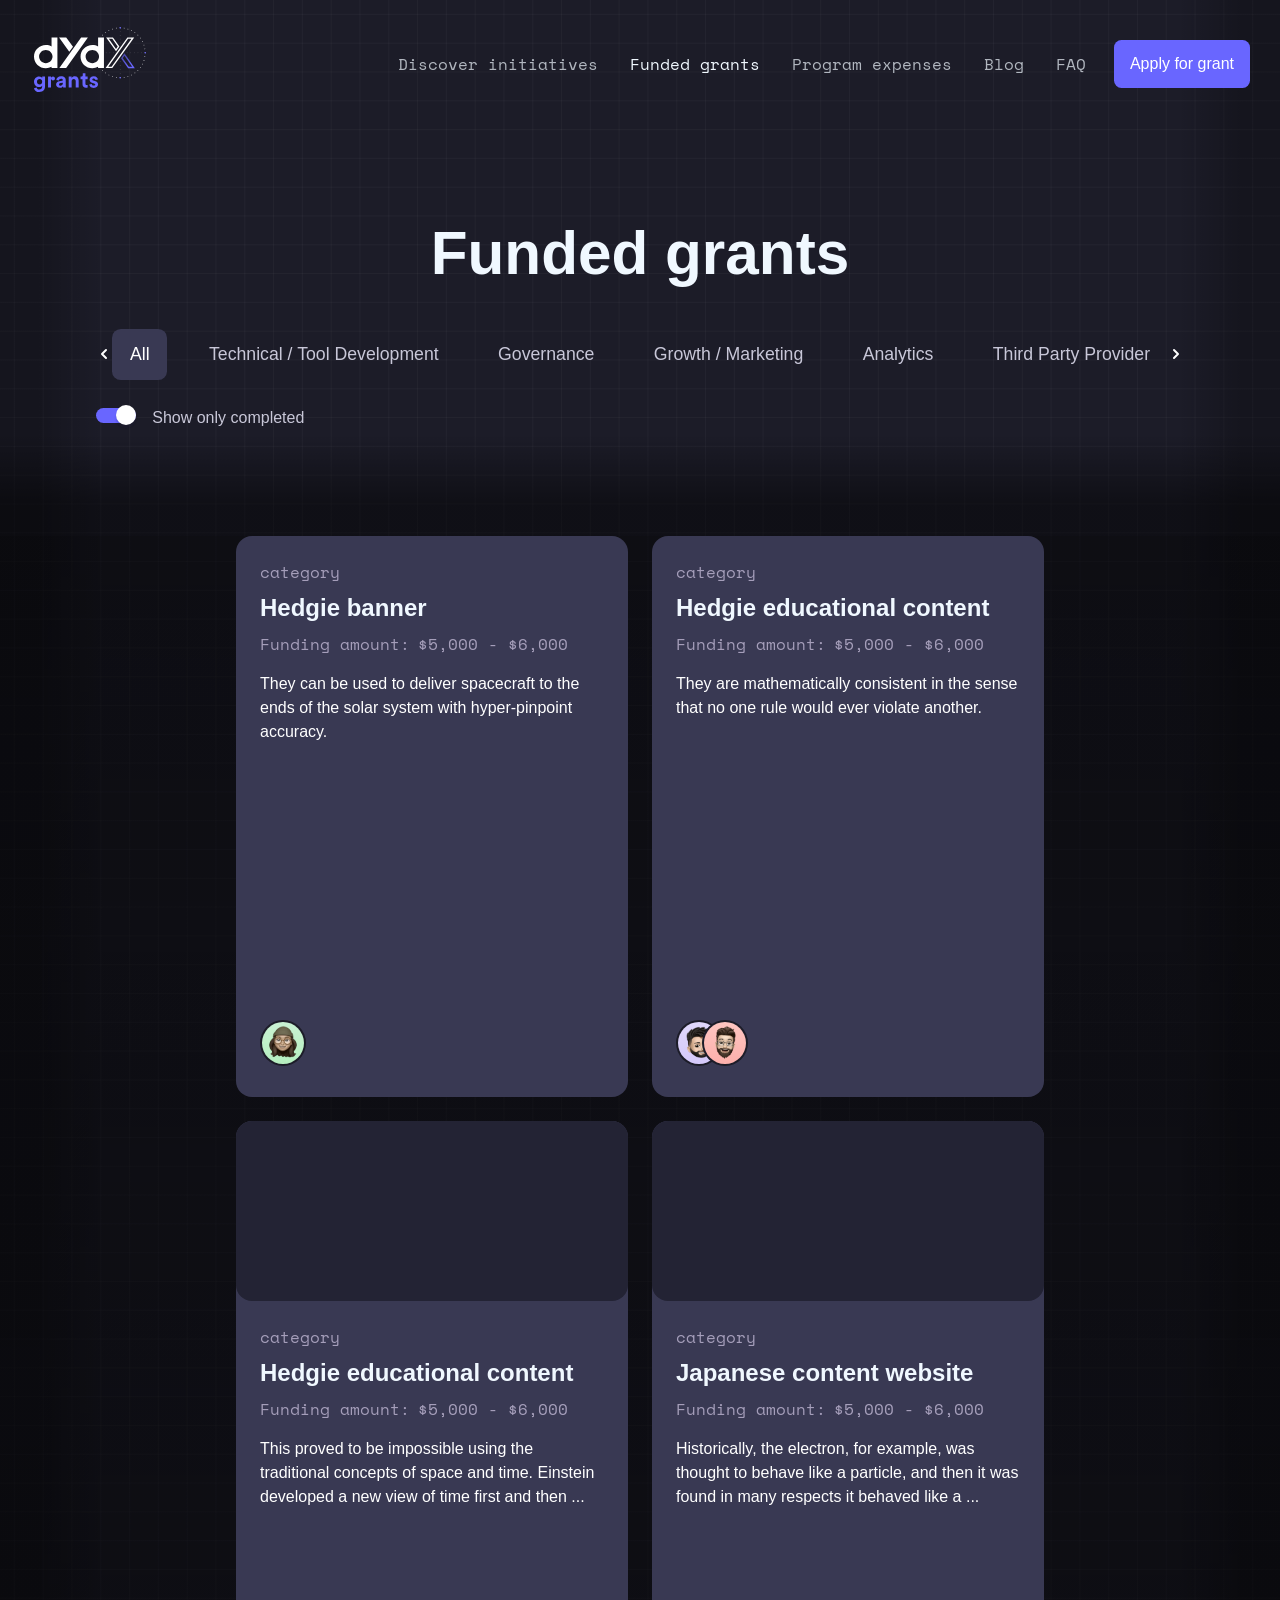
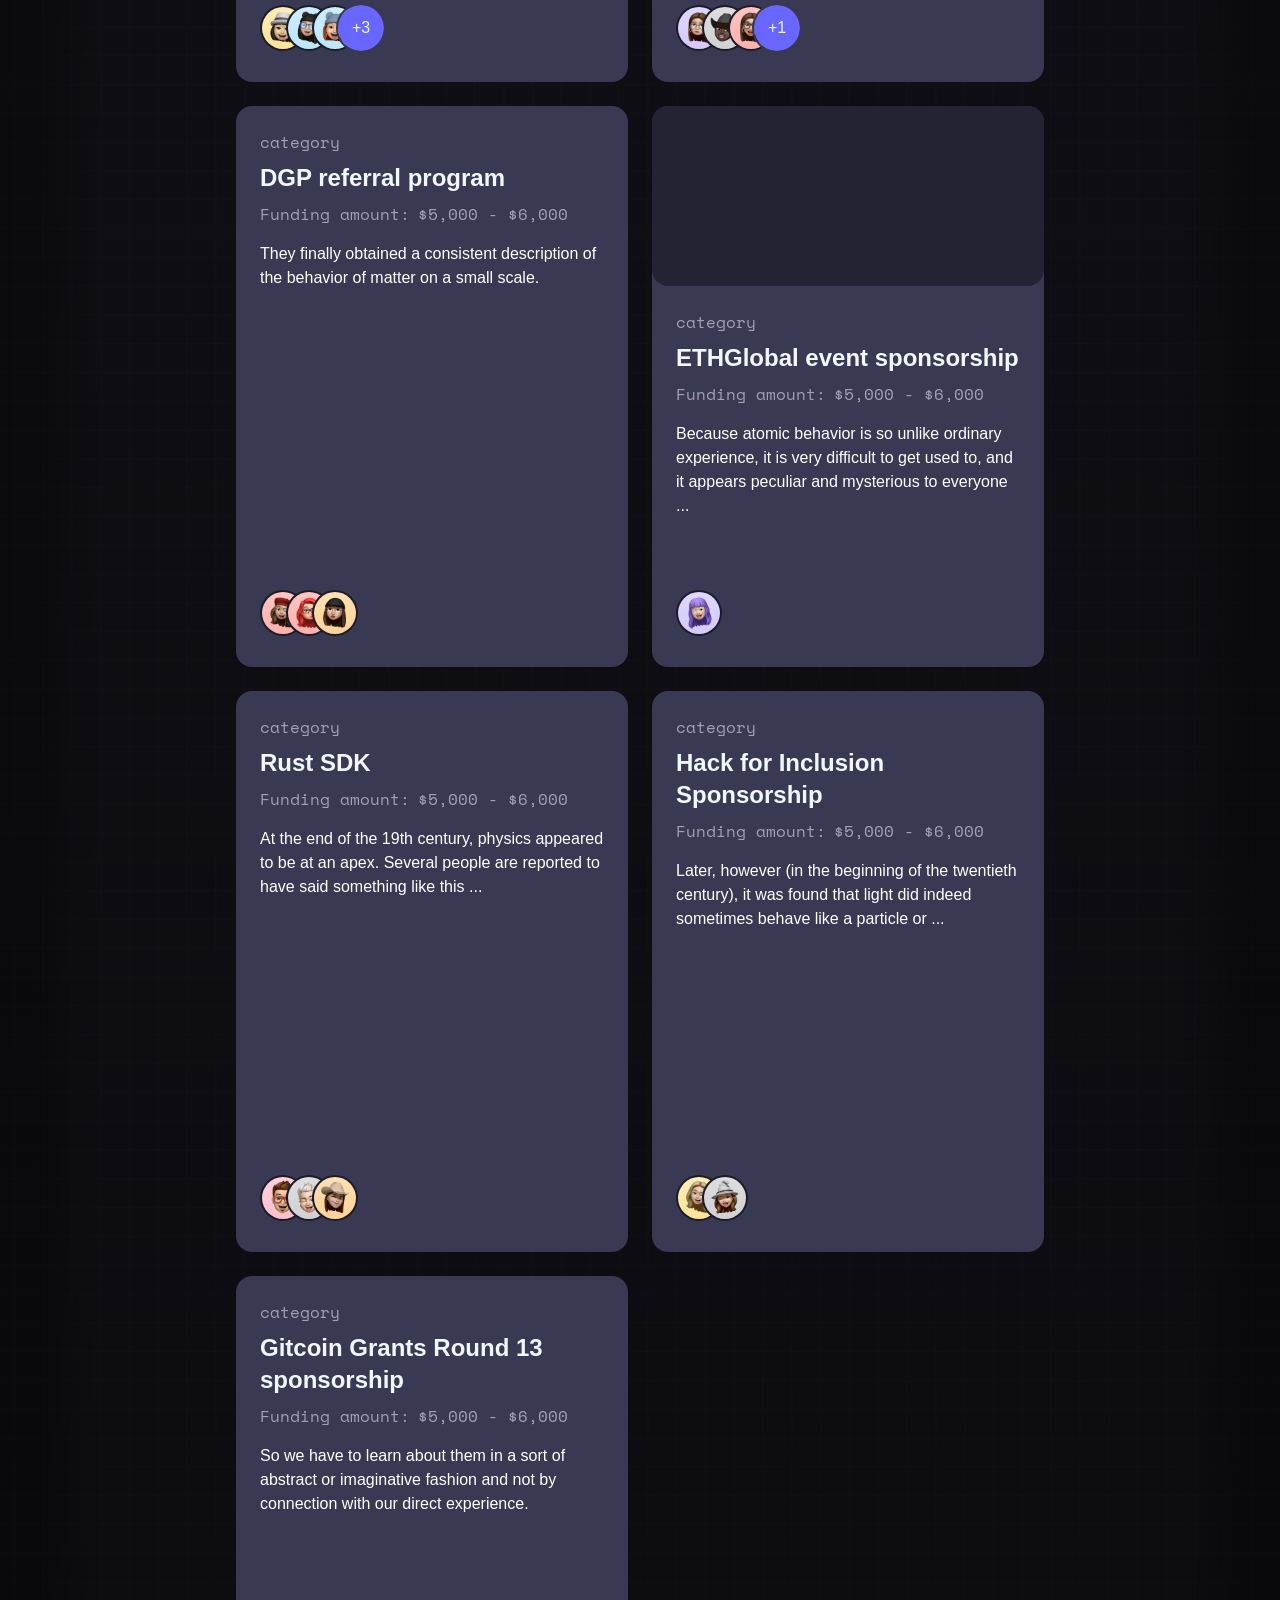
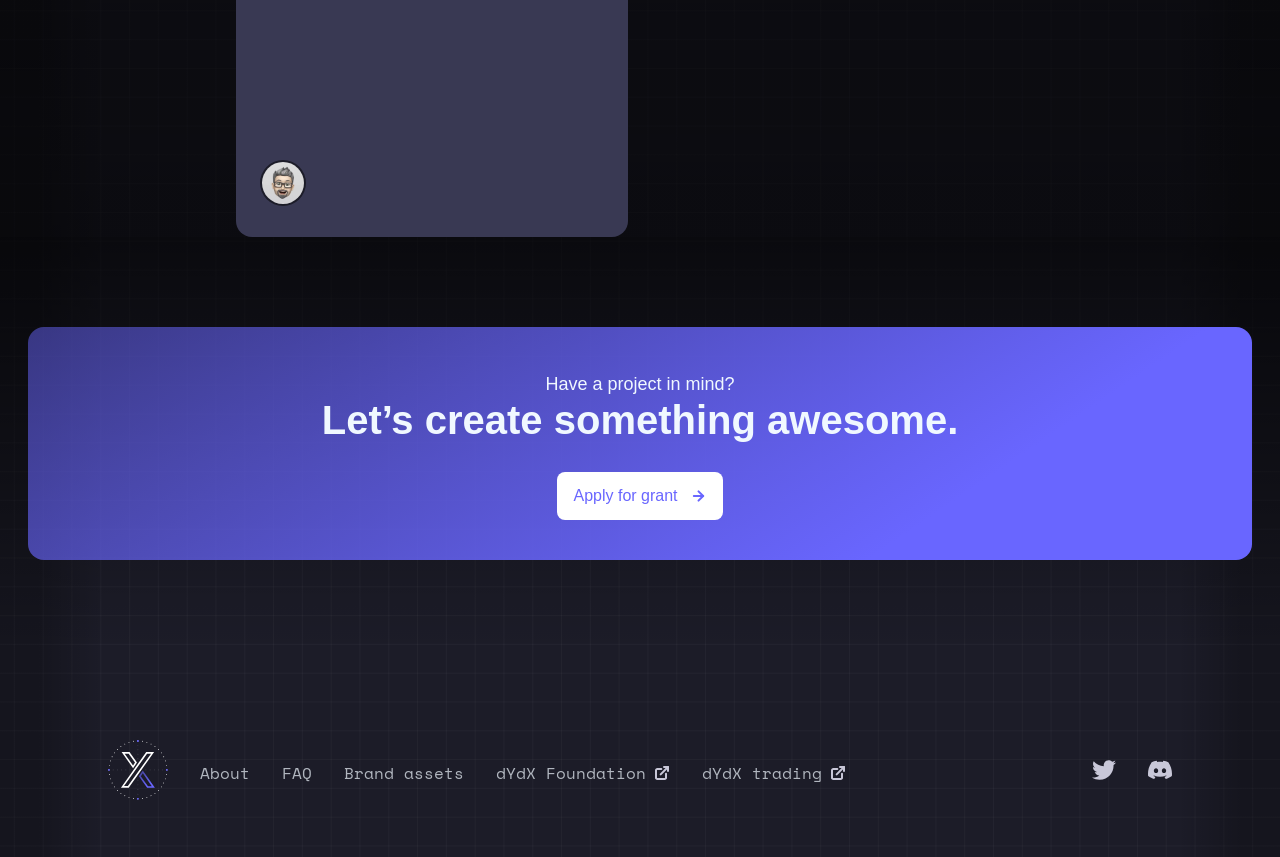
<file: Funded-grants.html>
<!DOCTYPE html>
<html lang="en">

<head>
    <meta charset="UTF-8" />
    <meta http-equiv="X-UA-Compatible" content="IE=edge" />
    <meta name="viewport" content="width=device-width, initial-scale=1.0" />
    <link rel="stylesheet" href="source/style/funded-grants/funded-grants.css" />

    <link rel="shortcut icon" href="source/img/icons/avatar.ico" />

    <script src="source/JS/components.js"></script>

    <title>dYdX || Funded grants</title>
</head>

<body>
    <x-header></x-header>

    <div class="wrapper">
        <main class="main">
            <section class="gands__main">
                <div class="container">
                    <h1 class="gands__main-text">Funded grants</h1>
                    <div class="grands__filter">
                        <span class="button-prev" id="button-prev">
                            <svg width="16" height="16" viewBox="0 0 16 16" fill="none"
                                xmlns="http://www.w3.org/2000/svg">
                                <path d="M6 12L10 8L6 4" stroke="white" stroke-width="2" stroke-linecap="round"
                                    stroke-linejoin="round" />
                            </svg>
                        </span>
                        <ul class="filter-list" id="filter-container">
                            <li>
                                <button class="filter-list__item _active" id="filter-item__all" type="button">
                                    All
                                </button>
                            </li>

                            <li>
                                <button class="filter-list__item" id="filter-item__technical" type="button">
                                    Technical / Tool Development
                                </button>
                            </li>

                            <li>
                                <button class="filter-list__item" id="filter-item__governance" type="button">
                                    Governance
                                </button>
                            </li>

                            <li>
                                <button class="filter-list__item" id="filter-item__growth" type="button">
                                    Growth / Marketing
                                </button>
                            </li>

                            <li>
                                <button class="filter-list__item" id="filter-item__analytics" type="button">
                                    Analytics
                                </button>
                            </li>

                            <li>
                                <button class="filter-list__item" id="filter-item__provider" type="button">
                                    Third Party Provider
                                </button>
                            </li>
                        </ul>

                        <span class="button-next" id="button-next">
                            <svg width="16" height="16" viewBox="0 0 16 16" fill="none"
                                xmlns="http://www.w3.org/2000/svg">
                                <path d="M6 12L10 8L6 4" stroke="white" stroke-width="2" stroke-linecap="round"
                                    stroke-linejoin="round" />
                            </svg>
                        </span>
                    </div>

                    <div class="swith-button">
                        <!-- From Uiverse.io by Bodyhc -->
                        <div class="checkbox-wrapper-35">
                            <input value="private" name="switch" id="switch" type="checkbox" class="switch" />
                            <label for="switch">
                                <span class="switch-text">Show only completed</span>
                            </label>
                        </div>
                        <span class="switch-text text-1">Show only completed</span>
                    </div>
                </div>
            </section>

            <section class="grant-project">
                <div class="container">
                    <div class="grant-project__cards" id="grants-cards-container">


                    </div>
                </div>
            </section>

            <x-create></x-create>
        </main>
    </div>




    <x-footer></x-footer>

    <script src="source/JS/header.js" type="module"></script>
    <script src="source/JS/funded-granst/grants-card-data.js" type="module"></script>
    <script src="source/JS/funded-granst/grants-card.js" type="module"></script>
    <script src="source/JS/cards-filter-grands.js" type="module"></script>
</body>

</html>
</file>
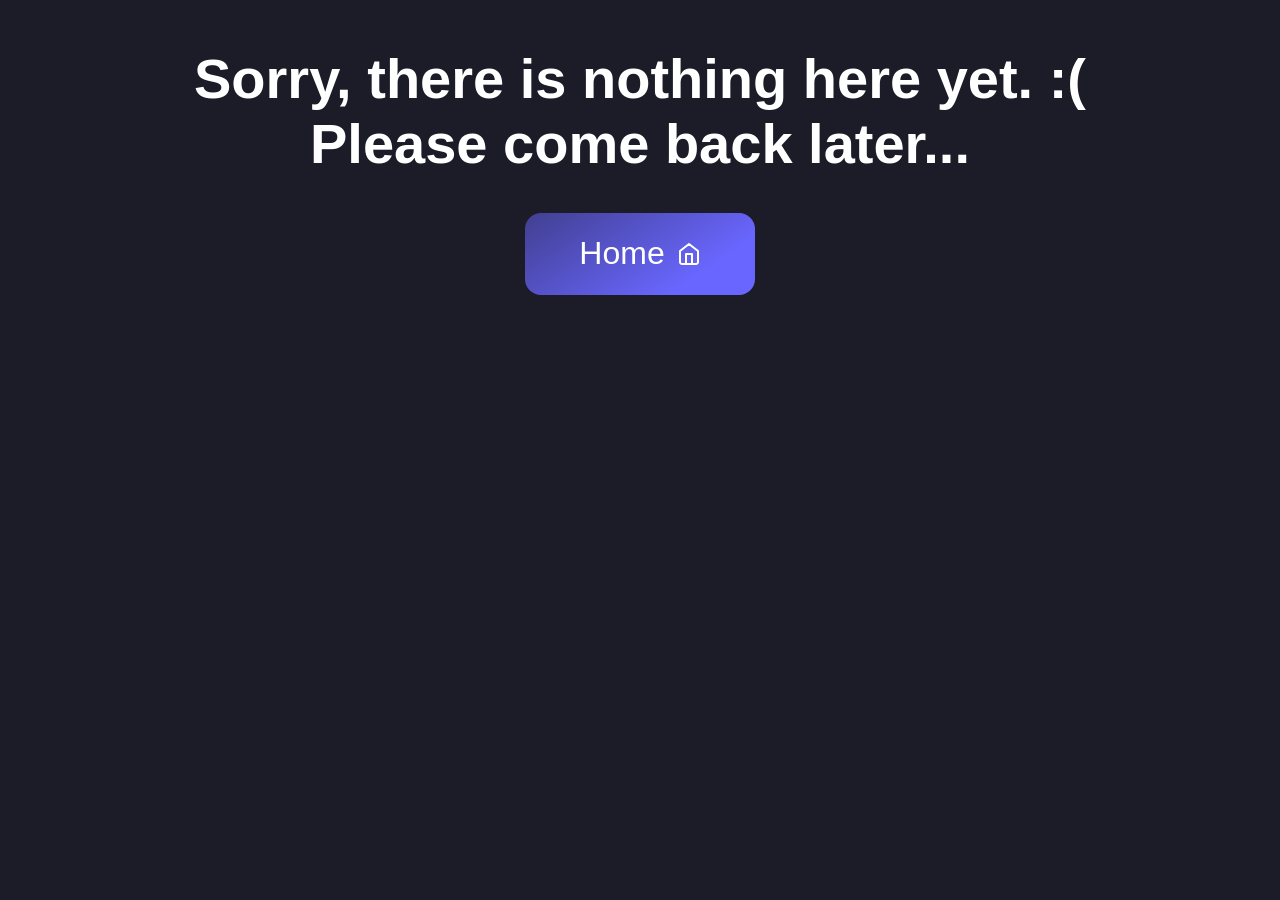
<file: none.html>
<!DOCTYPE html>
<html lang="en">
<head>
    <meta charset="UTF-8">
    <meta http-equiv="X-UA-Compatible" content="IE=edge">
    <meta name="viewport" content="width=device-width, initial-scale=1.0">
    <title>NONE</title>
    <style>
        body {
            background: rgba(28, 28, 40, 1);

        }

        .wrapper {
            display: flex;
            justify-content: center;
            align-items: center;
            flex-direction: column;
            
            padding: 0em 3.125em;
        }
        .text {
            font-size: 4em;
            font-family: sans-serif;
            color: white;
            text-align: center;

            
            
        }
        .button {

            display: flex;
            justify-content: center;
            align-items: center;
            gap: 0.375em;

            

            padding: 0.7em 1.7em;

            background: linear-gradient(325.79deg, #6966FF 24.5%, rgba(105, 102, 255, 0.36) 117.69%);

            color: white;
            font-size: 2em;
            font-family: sans-serif;
            text-decoration: none;

            border-radius: 0.5em;

        }

        @media (width < 90.0625em) {
            .text {
                font-size: 3.5em;
            }
        }

        @media (width < 73.1875em) {
            .text {
                font-size: 3.25em;
            }
        }


        @media (width < 70.25em) {
            .text {
                font-size: 3em;
                
            }
        }

        @media (width < 48.0625em) {
            .text {
                font-size: 2.25em;
            }

        }

        @media (width < 500px) {
            .button {
            padding: 0.5em 1.5em;
                font-size: 1.5em;
            }
        }

        @media (width < 407px) {
            .wrapper {
                padding: 0em 1.5em;
            }
            .text {
                font-size: 2em;
            }
        }

    </style>
</head>
<body>

    <div class="wrapper">
            <h1 class="text">Sorry, there is nothing here yet. :( <br> Please come back later...</h1>
    
    <a class="button" href="index.html">Home
        <svg width="24" height="24" viewBox="0 0 24 24" fill="none" xmlns="http://www.w3.org/2000/svg">
            <path d="M3 9L12 2L21 9V20C21 20.5304 20.7893 21.0391 20.4142 21.4142C20.0391 21.7893 19.5304 22 19 22H5C4.46957 22 3.96086 21.7893 3.58579 21.4142C3.21071 21.0391 3 20.5304 3 20V9Z" stroke="white" stroke-width="2" stroke-linecap="round" stroke-linejoin="round"/>
            <path d="M9 22V12H15V22" stroke="white" stroke-width="2" stroke-linecap="round" stroke-linejoin="round"/>
            </svg>
            
    </a>
    </div>

</body>
</html>
</file>
<file: source/style/style-home.css>
:root {
    --blackout-180deg: linear-gradient( 180deg,rgba(0, 0, 0, 0.2), rgba(0, 0, 0, 0.55));
    --blackout: linear-gradient(rgba(0, 0, 0, 0.2), rgba(0, 0, 0, 0.55));
    --padding: 40px 28px 0px 24px;
    --blackout-left: linear-gradient(90deg, rgba(0, 0, 0, 0.25) 3%, rgba(0, 0, 0, 0)8%);
    --blackout-right: linear-gradient(-90deg, rgba(0, 0, 0, 0.25) 3%, rgba(0, 0, 0, 0)8%);

    --fashlet-color: rgba(105, 102, 255, 1);

    --blackout-2: linear-gradient(rgba(0, 0, 0, 0.4), rgba(0, 0, 0, 0.1));

    --background-text: linear-gradient(180deg, rgba(0, 0, 0, 0.1), rgba(0, 0, 0, 0)),
        radial-gradient(rgba(0, 0, 0, 0.1), rgba(0, 0, 0, 0.55));

}





.wraper {
    display: grid;
    grid-template-areas: "header header header"
        "main main main"
        "footer footer footer";

}


.header {
    display: flex;
    justify-content: space-between;
    padding: 24px 30px;
    grid-area: header;

    /* background: linear-gradient(rgba(0, 0, 0, 0.55), rgba(0, 0, 0, 0.2)), var(--blackout-left), var(--blackout-right); */
    background:  linear-gradient(rgba(0, 0, 0, 0.55), rgba(0, 0, 0, 0.2)), var(--blackout-left), var(--blackout-right);
}

.header__logo {
    display: inline-block;
    grid-area: header__logo;
    border-radius: 8px;
}




.header__menu {
    display: flex;
    align-items: center;
}

.menu__body {
    display: flex;

}

.header__social {
    display: none;
}

.header__social a svg {
    display: inline-block;
    width: 24px;
    height: 24px;
}


.menu__icon {
    display: none;

}


.menu__icon._active span {
    /* opacity: 0; */
    transform: scale(0);
}

.menu__icon._active::before {

    top: 4px;
    left: 1.4px;



    /* top: 49%; */
    transform: rotate(-45deg) translate(0px, -50%);
}

.menu__icon.menu__icon._active::after {



    
    /* bottom: 52%;
    left: 4%; */


    /* bottom: 8.4px;
    left: 1.4px; */


    bottom: 8.5px;
    left: 1.5px;
    


    transform: rotate(45deg) translate(0px, 50%);
}





.header__list {
    display: flex;
}


.header__link {
    display: inline-block;
    padding: 12px 16px;

    border-radius: 8px;

    font-family: Space Mono;
    font-weight: 400;
    font-size: 16px;
    line-height: 24px;
    letter-spacing: 0%;
    /* vertical-align: middle; */
    opacity: 0.7;


}


.header__link:hover {
    background-color: rgba(255, 255, 255, 0.3);
    opacity: 1;





}



.header__buttons {
    display: flex;
    gap: 30px;
    align-items: center;
}


.header__button {
    padding: 12px 16px;

    margin-left: 12px;

    background: #6966FF;


    font-weight: 500;
    font-size: 16px;
    line-height: 24px;
    letter-spacing: -1.1%;
    color: white;

    border-radius: 7.5px;
    border: 0px;
}

.header__button-mini {
    display: none;

    margin-right: 25px;

    border-radius: 7px;
    border: 0px;

    padding: 10px 14px;

    color: white;

    font-weight: 500;
    font-size: 14px;
    line-height: 20px;
    letter-spacing: -1.1%;
    text-align: center;

    background: rgba(105, 102, 255, 1);


}
















.main {
    grid-area: main;
    background: var(--blackout-left), var(--blackout-right);
}


.hero {
    display: flex;
    justify-content: center;

    position: relative;

    width: 100%;

    background: var(--blackout);
    /* , linear-gradient(180deg, rgba(0, 0, 0, 0), rgba(0, 0, 0, 0.0)); */
    /* background-size: cover;
    background-repeat: no-repeat;
    background-position: bottom; */
}



.hero__wrapper {
    display: grid;
    grid-template-rows: 1fr;
    align-items: center;
    justify-items: center;

    padding-top: 80px;
    padding-bottom: 128px;
    padding-left: 24px;
    padding-right: 28px;

    max-width: 808px;

    margin-left: auto;
    margin-right: auto;
    /* 
    background: rgba(0, 0, 0, 0.5);
    background-position: bottom; */



}


.hero__main {
    display: flex;
    flex-direction: column;
    text-align: center;
    align-items: center;
    justify-content: center;
    gap: 40px;

    padding-bottom: 80px;

    /* max-width: 808px; */
}


.hero__main-text {

    /* font-family: sans-serif; */
    /* font-family: Circular Std; */

    font-weight: 700;
    font-size: 5em;
    line-height: 88px;

    position: relative;



}


.main-text-line {
    position: absolute;
    left: 62%;
    top: 101%;

}


.hero__main__buttons {
    display: flex;
    gap: 32px;
}


.hero__button {

    display: flex;
    align-items: center;
    justify-content: center;

    width: 180px;
    height: 48px;

    border-radius: 8px;
    border: 0px;

    background-color: rgba(57, 57, 83, 1);

    color: white;
    font-family: sans-serif;
    font-weight: 500;
    font-size: 16px;
    line-height: 24px;
    letter-spacing: -1.1%;
    text-align: center;

}


.hero__button-active {
    color: white;
    font-family: sans-serif;
    font-weight: 500;
    font-size: 16px;
    line-height: 24px;
    letter-spacing: -1.1%;
    text-align: center;

    gap: 12px;

    background-color: rgba(105, 102, 255, 1);




}




.hero__results {
    width: 100%;

}


.hero__results-list {
    display: grid;
    grid-template-columns: repeat(3, 1fr);

}





.hero__results-list__item {
    display: flex;
    justify-content: center;
    align-items: center;
    flex-direction: column;
}


.item-number {

    font-family: Space Mono;
    font-weight: 400;
    font-size: 20px;
    line-height: 32px;
    letter-spacing: 0%;

}


.item-desc {
    font-family: Space Mono;
    font-weight: 400;
    font-size: 18px;
    line-height: 24px;
    letter-spacing: 0%;
    text-align: center;

    opacity: 0.7;

}

.hero_down-arrow {
    position: absolute;

    top: 93%;


}




/*linear-gradient(rgba(0, 0, 0, 0.55), rgba(0, 0, 0, 0))*/



.projects__wrapper {
    display: flex;
    justify-content: center;
    text-align: center;

}

.projects__desc-wrapper {
    display: flex;
    justify-content: center;
    width: 100%;
    background: linear-gradient(180deg, rgba(0, 0, 0, 0.1), rgba(0, 0, 0, 0)),
        radial-gradient(rgba(0, 0, 0, 0.1), rgba(0, 0, 0, 0.55));
    /* background-size: cover;
    background-repeat: no-repeat; */
}


.projects__desc {
    display: flex;
    flex-direction: column;
    align-items: center;
    justify-content: center;

    max-width: 600px;

    padding: 80px 0px 80px 0px;


}




.projects__main-text {
    font-family: sans-serif;
    font-weight: 700;
    font-size: 40px;
    line-height: 48px;

    padding-bottom: 16px;
}


.projects__sub-text {
    font-family: sans-serif;
    font-weight: 400;
    font-size: 18px;
    line-height: 24px;
    padding-bottom: 24px;
}


.projects__link {
    display: flex;
    align-items: center;
    gap: 8px;

    font-family: sans-serif;
    font-weight: 400;
    font-size: 18px;
    line-height: 24px;
    color: #6966FF;
}



.projects__link:hover {

    text-decoration: revert;
    /* transform: rotate(46656000deg); */
    /* transform:translate3d(450px, 180px, 900px) ; */
    transition: all 0.5s ease;
    /* transition:all 40.3s ease; */
}




/* 
.swiper-slide {
    width: 392px;
    height: 560px;
} */









.swiper.slider {
    background: var(--blackout),  linear-gradient(180deg, rgba(0, 0, 0, 0.35), rgba(0, 0, 0, 0));
    position: relative;
    padding-bottom: 80px;
}


.swiper-wrapper.slider__wrapper {
    /* padding-left: 108px; */
    gap: 24px;
}





.swiper-slide.slide {
    display: flex;
    flex-direction: column;


    width: 392px;
    height: 560px;

    border-radius: 16px;
    border-width: 1px;

    background: rgba(57, 57, 83, 1);


}


.swiper-slide.slide:hover {

    background: rgba(79, 76, 100, 1);
    transition: all 0.5s ease;
}








.swiper-slide .container {
    display: flex;
    flex-direction: column;
    justify-content: space-between;

    height: 100%;

    padding: 24px;
}


.category {
    font-family: Space Mono;
    font-weight: 400;
    font-size: 16px;
    line-height: 24px;
    letter-spacing: 0%;

    padding-bottom: 8px;

    opacity: 0.7;

}


.slide__main-title {
    font-family: sans-serif;
    font-weight: 700;
    font-size: 24px;
    line-height: 32px;
    /* letter-spacing: -1.9%; */
    padding-bottom: 8px;
}


.slide__subtitle-price {
    font-family: Space Mono;
    font-weight: 400;
    font-size: 16px;
    line-height: 24px;
    letter-spacing: 0%;

    opacity: 0.7;

    padding-bottom: 16px;
}




.slide__desc {
    font-family: sans-serif;
    font-weight: 450;
    font-size: 16px;
    line-height: 24px;
    letter-spacing: -1.1%;
}


.slide__avatar-group {
    display: flex;


}

.slide__avatar-group img {
    max-width: none;
}






.slide__avatar-group a {
    position: relative;
    transform: translate(0px, 0px);
    transition: all 0.5s ease;
}

.slide__avatar-group a:hover {
    transform: translate(0px, -20px);
    transition: all 0.5s ease;

}

.slide__avatar-group a:hover::before {
    content: "Grantee name";

    display: flex;
    justify-content: center;
    align-items: center;


    width: 115px;
    height: 40px;

    background-color: black;

    border-radius: 7px;

    position: absolute;
    top: -48px;
    left: -68%;

    font-family: sans-serif;
    font-weight: 450;
    font-size: 14px;
    line-height: 24px;

    transition: all ease 0.5s;


}




.slide__avatar-group a.avatar-next:hover::before {
    top: -48px;
    left: -68%;
}




.avatar {
    width: 46px;
    height: 46px;
    padding: 2px;
    background-color: #1C1C28;

    border-radius: 50%;
}





.avatar-next {
    margin-left: -15px;
}




.avatar-2 {
    position: relative;
    z-index: 2;
}

.avatar-next {
    margin-left: -20px;
}




.image-block {
    width: 100%;
    height: 180px;

    border-radius: 16px;

    background-color: rgba(35, 35, 52, 1);

}





.slider-button-prev.prev {
    background-color: white;

    border-radius: 50%;

    display: inline-block;

    width: 48px;
    height: 48px;

}


.swiper-button-next.next svg,
.swiper-button-prev.prev svg {
    width: auto;
    height: auto;
}

.swiper-button-prev.prev,
.swiper-button-next.next {
    width: 48px;
    height: 48px;
    border-radius: 50%;
    background-color: white;

}
.swiper-button-next.next.swiper-button-disabled, .swiper-button-prev.prev.swiper-button-disabled {
    opacity: 0;
}
.swiper-button-prev.prev:after {
    content: "";
}


.swiper-button-arrow {
    width: 24px;
    height: 24px;
}

.swiper-button-arrow__prev {
    transform: rotate(180deg);
}


.swiper-button-next.next:after {
    content: "";
}






.what-new {
    display: flex;
    justify-content: center;
    flex-direction: column;

    height: auto;
    width: 100%;


    
}

.what-new__main-info {
    width: 100%;
    display: flex;
    justify-content: center;
    flex-direction: column;
    align-items: center;


    padding-left: 24px;
    padding-right: 24px;
    padding-top: 80px;
    padding-bottom: 80px;

    background: var(--background-text), linear-gradient(180deg, rgba(0, 0, 0, 0.00005), rgba(0, 0, 0, 0.05));

}

.main-info__container {
    width: 600px;
    height: 160px;
}

.what-new__main-text {
    position: relative;
    font-weight: 700;
    font-size: 40px;
    line-height: 48px;
    letter-spacing: -2.2%;
    text-align: center;

}

.what-new__main-text-droplets {
    position: absolute;
    top: -85%;
    left: 68%;
    width: 63px;
    height: 60px;
}

.what-new__sub-text {

    padding-top: 20px;
    padding-bottom: 26px;

    font-weight: 400;
    font-size: 18px;
    line-height: 24px;
    letter-spacing: -1.4%;
    text-align: center;
    opacity: 0.8;

}

.what-new__link {
    display: flex;
    justify-content: center;
    align-items: center;
    gap: 8px;


    color: var(--fashlet-color);
    font-family: Circular Std;
    font-weight: 400;
    font-size: 18px;
    line-height: 24px;
    letter-spacing: -1.4%;
    text-align: center;
    position: relative;


}

.what-new__link span:hover {
    text-decoration: revert;
}


.blog-post-cards {
    display: flex;
    justify-content: center;
    flex-wrap: wrap;
    gap: 24px;
    padding-bottom: 80px;
    padding-left: 24px;
    padding-right: 24px;
    background: var(--blackout), var(--blackout-2);
    /* background: 
    linear-gradient(180deg, rgba(0, 0, 0, 0.15), rgba(0, 0, 0, 0.15)), 
    linear-gradient(360deg, rgba(0, 0, 0, 0.35), rgba(0, 0, 0, 0.55)),
    linear-gradient()
    ; */
}

.blog-post-card {
    background: rgba(57, 57, 83, 1);
    border-radius: 16px;
}

.blog-post-card:hover {
    background: rgba(79, 76, 100, 1);
    transition: all 0.5s ease;
}



.image {
    width: 100%;
}

.blog-post-card .container {
    padding: 24px;
    display: block;

    height: auto;
}

.card__category {
    padding-bottom: 10px;
}

.card__main-text {

    font-weight: 700;
    font-size: 24px;
    line-height: 32px;
    letter-spacing: -1.9%;
    vertical-align: middle;

    padding-bottom: 82px;

}

.card__date {
    font-family: Space Mono;
    font-weight: 400;
    font-size: 16px;
    line-height: 24px;
    letter-spacing: 0%;
    vertical-align: middle;
    opacity: 0.7;
}















.footer {
    grid-area: footer;

    background: var(--blackout-left), var(--blackout-right);
}
</file>
<file: source/style/media-home.css>
@media (min-width: 1900px) {}



@media (min-width: 1660px) {


    .header__button {
        font-size: 18px;
        padding: 14px 18px;
    }


    .hero__wrapper {
        padding-top: 60px;
        max-width: 1000px;
    }

    /* .hero__main {
        max-width: 1000px;
    } */



    .hero__main {
        padding-bottom: 85px;
    }

    .hero__main-text {
        font-size: 6em;
        line-height: 110px;
    }

    .main-text-line {
        position: absolute;
        left: 64%;
        top: 101%;
    }

    .hero__main__buttons {
        gap: 50px;
    }

    .hero__button {
        font-size: 18px;
        width: 200px;
        height: 52px;
    }

    .item-number {
        font-size: 22px;
        line-height: 34px;
        letter-spacing: 1%;
    }

    .item-desc {
        font-size: 20px;
        line-height: 26px;
        letter-spacing: 1%;
    }



    .projects__desc {
        max-width: 700px;
    }

    .projects__main-text {
        font-size: 42px;
    }

    .projects__sub-text {
        font-size: 20px;
    }

    .projects__link {
        font-size: 20px;
    }









    .swiper-wrapper.slider__wrapper {
        gap: 40px;
        padding-left: 108px;
    }



    .swiper-slide.slide {
        max-width: 410px;
        width: 100%;
    }



    .swiper-slide .container {
        padding: 30px;
    }



    .category {
        font-size: 18px;
    }

    .slide__main-title {
        font-size: 26px;
    }

    .slide__subtitle-price {
        font-size: 18px;
    }

    

    .slide__desc {
        font-size: 18px;
    }

    

    .avatar {
        width: 50px;
        height: 50px;
    }



    .swiper-button-prev.prev {
        width: 52px;
        height: 52px;
        margin-left: 15px;
    }



    .swiper-button-next.next {
        width: 52px;
        height: 52px;
        margin-right: 15px;
    }

    .what-new__main-info {
        padding-top: 100px;
        padding-bottom: 100px;
    }


    .main-info__container {
        width: 700px;
    }

    .what-new__main-text {
        font-size:  44px;
    }

    .what-new__sub-text {
        font-size: 20px;
    }

    .what-new__link {
        font-size: 20px;
    }


    .blog-post-card {
        width: 400px;
    }




}




@media (max-width: 1200px) {}

@media (max-width:1124px) {
    .menu__body {
        display: flex;
        flex-direction: column-reverse;
        justify-content: space-between;
        flex-direction: column-reverse;
        align-items: center;
        gap: 90px;

        transform: translate(450px, 0px);

        position: fixed;
        top: 0;
        right: 0px;

        width: 400px;
        height: 100%;

        padding: 20px 0px 48px 0px;

        background: rgba(57, 57, 83, 0.4);

        transition: all 0.4s ease 0s;
    }

    ._active {
        display: flex;
        transform: translate(0px, 0px);
        background: rgba(57, 57, 83, 1);
        z-index: 1;
    }


    .header__social {
        display: flex;
        gap: 40px;
    }

    .header__list {
        flex-direction: column;
        padding-top: 250px;
        flex-direction: column;
        justify-content: center;
        align-items: center;
        gap: 20px;
    }

    .header__link {
        font-size: 18px;
        padding: 20px 10px;
    }

    .header__buttons {
        margin-left: 110px;
        z-index: 2;
    }


    .menu__icon {
        z-index: 5;
        display: block;
        position: relative;
        width: 14px;
        height: 14px;
        padding: 1px;

        cursor: pointer;

    }

    .menu__icon::before,
    .menu__icon::after,
    .menu__icon span {
        left: 0;
        position: absolute;
        width: 20px;
        height: 2px;
        border-radius: 30px;
        transition: all 0.3s ease 0s;
        background-color: #fff;
    }

    .menu__icon::before,
    .menu__icon::after {
        content: "";
    }

    .menu__icon::before {
        top: 0;
    }

    .menu__icon::after {
        bottom: 0;
    }

    .menu__icon span {
        bottom: 6px;
        transform: scale(1) translate(0px -50%);
    }







    

    .hero__wrapper {
        padding-bottom: 106px;
    }

    .hero__main {
        padding-bottom: 70px;
    }

    .hero__main-text {
        font-size: 70px;
        line-height: 76px;
    }

    .main-text-line {
        width: 233px;
    }

    .hero__main-text::after {
        top: 82%;
        right: 41%;
    }















}

@media (max-width: 1024px) {



    .hero__main {
        gap: 60px;
    }

    .hero__main-text {
        font-size: 59px;
        line-height: 59px;
        max-width: 620px;
    }

    .main-text-line {
        width: 200px;
    }




    

    .hero__button {
        width: 170px;
        height: 46px;
    }



    .hero__results {
        width: 95%;
    }












    .projects__main-text {
        font-size: 38px;
    }




}


@media (max-width: 870px) {}


@media (max-width: 768px) {
    

    .hero__wrapper {
        max-width: 670px;
    }



    .hero__main-text {
        font-size: 52px;
        line-height: 56px;
        max-width: 524px;
    }







    .hero__results {
        width: auto;
    }

    .hero__results-list {
        display: flex;
        gap: 20px;
    }

 

    .projects__main-text {
        font-size: 32px;
    }

    .projects__sub-text {
        font-size: 17px;
    }

    .projects__link {
        font-size: 17px;
    }


    .swiper-slide.slide {
        width: 380px;
    }

}



@media (max-width: 695px) {

    .menu__body {
        width: 275px;
    }



    



    .hero__main {
        width: 100%;
    }

    .hero__main-text {
        font-size: 52px;
        /* line-height: 49px; */
        max-width: 359px;
    }

    .main-text-line {
        position: absolute;
        left: 23%;
        top: 99%;
    }

    .item-desc {
        font-size: 16px;
    }





    .projects__desc {
        padding-right: 24px;
        padding-left: 24px;
    }

    .projects__main-text {
        font-size: 30px;
    }




}


@media (max-width: 603px) {

    .hero__results-list {
        display: flex;
        flex-direction: column;
        gap: 36px;
    }

    .swiper-slide.slide {
        width: 312px;
    }

    .category {
        font-size: 14px;
    }

    .slide__main-title {
        font-size: 20px;
    }

    .slide__subtitle-price {
        font-size: 14px;
        display: flex;
        flex-direction: column;
    }

    .slide__desc {
        font-size: 14px;

    }

    .swiper-button-prev.prev,
    .swiper-button-next.next {
        display: none;
    }


}




@media (max-width: 505px) {
    .hero__main-text {
        font-size: 44px;
        line-height: 50px;
        max-width: 300px;
    }

.main-text-line {
    width: 150px;
}



    .projects__sub-text {
        max-width: 336px;
    }



}

@media (max-width: 575px) {

    .header__link {
        opacity: 0.8;
    }

    .menu__body {
        width: 100%;
        transform: translate(100%, 0px);
    }

    ._active {
        transform: translate(0%, 0px);
        background: rgba(57, 57, 83, 0.9);
    }



}


@media (max-width: 490px) {

    .header__buttons {
        margin-left: 0px;
    }

    .swiper.slider {
        padding-right: 43px;
    }

}


@media (max-width: 425px) {


    .hero__wrapper {
        padding-top: 40px;
        padding-bottom: 66px;
    }



    .hero__main {
        gap: 40px;
        padding-bottom: 40px;
    }

    .hero__main-text {
        font-size: 40px;
        line-height: 48px;
        max-width: 268px;
    }

    


    .hero__main__buttons {
        width: 100%;
        flex-direction: column;
    }


    .hero__button {
        font-size: 16px;
        width: 100%;
    }




    .hero_down-arrow {
        height: 70px;
        top: 98%;
    }

    .projects__desc {
        padding-top: 70px;
    }



    .swiper-wrapper.slider__wrapper {
        gap: 16px;
    }

    .slide__subtitle-price {
        padding-bottom: 8px;
    }
}



@media (max-width: 390px) {

    .header {
        padding: 16px 20px;
    }

    .header__logo-SVG {
        width: 80px;
    }

    .menu__body {
        padding-bottom: 30px;
        gap: 60px;
    }


    


    .header__link {

        display: flex;
        align-items: center;


        font-family: Space Mono;
        font-weight: 400;
        font-size: 20px;
        line-height: 24px;
        letter-spacing: 0%;
        text-align: center;

        height: 24px;

    }

    .header__button-mini {
        display: block;
    }


    .header__buttons {
        gap: 28px;
    }

    .header__button {
        display: none;
    }

    .header__button-mini {
        margin-right: 0px;
    }

    .menu__icon {
        width: 21px;
    }


    .projects__desc-wrapper {
        background: linear-gradient(180deg, rgba(0, 0, 0, 0.15), rgba(0, 0, 0, 0.0)), radial-gradient(rgba(0, 0, 0, 0.0001), rgba(0, 0, 0, 0.55));
    }


}


@media (max-width: 365px) {

    .swiper-slide.slide {
        width: 262px;
    }
}

@media (max-width: 320px) {}
</file>
<file: source/style/animation-home.css>
@keyframes animation-button {
    100% {
        transform: rotate(45deg);
    }
}

@keyframes no-animation-button {
    100% {
        transform: rotate(-45deg);
    }
}

.menu__icon-animation::before {
    animation-name: animation-button;
    animation-duration: 0.5s;
}

.menu__icon-no-animation::before {

}


@keyframes user-name {
    0% {
        opacity: 0;
    }
    30% {
        opacity: 0.1;
    }
    40% {
        opacity: 0.4;
    }

    70% {
        opacity: 0.7;
    }
    100% {
        opacity: 1;
    }


}


.slide__avatar-group a:hover::before {
    animation-name: user-name;
    animation-duration: 0.5s;

    
}

/* 
@keyframes slide-white {
    0% {
        background-color: rgba(255, 255, 255, 0);
    }

    100% {
        background-color: aliceblue;
    }
}

.swiper-slide.slide:hover {
    animation-name: slide-white;
    animation-duration: 0.5s;
} */
</file>
<file: source/style/home.css>
@charset "UTF-8";
@import url("https://fonts.googleapis.com/css2?family=Space+Mono:wght@400;700&display=swap");
/* space mono */
@font-face {
  font-family: "Circular Std";
  src: url("/source/font/CircularStd-Book.woff2") format("truetype");
  font-style: normal;
  font-weight: normal;
}
*,
*::before,
*::after {
  -webkit-box-sizing: border-box;
          box-sizing: border-box;
}

body {
  margin: 0px;
  min-height: 100%;
  font-optical-sizing: auto;
  font-weight: 400;
  font-style: normal;
  font-variation-settings: "wdth" 100;
  color: aliceblue;
  line-height: 1.5;
  font-family: sans-serif;
  background: -webkit-gradient(linear, left top, right top, color-stop(48%, rgba(0, 0, 0, 0)), color-stop(50%, rgba(255, 255, 255, 0.03)), color-stop(52%, rgba(0, 0, 0, 0))), -webkit-gradient(linear, left top, left bottom, color-stop(48%, rgba(0, 0, 0, 0)), color-stop(50%, rgba(255, 255, 255, 0.03)), color-stop(52%, rgba(0, 0, 0, 0)));
  background: linear-gradient(90deg, rgba(0, 0, 0, 0) 48%, rgba(255, 255, 255, 0.03) 50%, rgba(0, 0, 0, 0) 52%), linear-gradient(180deg, rgba(0, 0, 0, 0) 48%, rgba(255, 255, 255, 0.03) 50%, rgba(0, 0, 0, 0) 52%);
  background-size: 1.8em 1.8em;
  background-color: rgb(28, 28, 40);
}

body._lock {
  overflow: hidden;
}

a {
  color: aliceblue;
  text-decoration: none;
}

ol, ul {
  list-style: none;
  /* Обнуляем специальные свойства из вкладки Eemenets > styles: */
  -webkit-margin-before: 0;
          margin-block-start: 0;
  -webkit-margin-after: 0;
          margin-block-end: 0;
  -webkit-padding-start: 0;
          padding-inline-start: 0;
}

h1,
h2,
h3,
h4,
h5,
h6,
p {
  font-weight: 500;
  margin: 0;
}

img {
  max-width: 100%;
}

input,
textarea,
select,
button {
  font: inherit;
}

button {
  background: none;
  border: none;
  color: white;
}

html {
  height: 100%;
  scroll-behavior: smooth;
}

.wrapper {
  background: -webkit-gradient(linear, left top, right top, color-stop(3%, rgba(0, 0, 0, 0.25)), color-stop(8%, rgba(0, 0, 0, 0))), -webkit-gradient(linear, right top, left top, color-stop(3%, rgba(0, 0, 0, 0.25)), color-stop(8%, rgba(0, 0, 0, 0)));
  background: linear-gradient(90deg, rgba(0, 0, 0, 0.25) 3%, rgba(0, 0, 0, 0) 8%), linear-gradient(-90deg, rgba(0, 0, 0, 0.25) 3%, rgba(0, 0, 0, 0) 8%);
}

.create {
  padding: 90px 24px;
  background: -webkit-gradient(linear, left top, left bottom, from(rgba(0, 0, 0, 0.45)), to(rgba(0, 0, 0, 0)));
  background: linear-gradient(rgba(0, 0, 0, 0.45), rgba(0, 0, 0, 0));
}
.create-block {
  display: -webkit-box;
  display: -ms-flexbox;
  display: flex;
  -webkit-box-pack: center;
      -ms-flex-pack: center;
          justify-content: center;
  -webkit-box-align: center;
      -ms-flex-align: center;
          align-items: center;
  -webkit-box-orient: vertical;
  -webkit-box-direction: normal;
      -ms-flex-direction: column;
          flex-direction: column;
  -ms-flex-wrap: nowrap;
      flex-wrap: nowrap;
  text-align: center;
  max-width: 1224px;
  height: auto;
  background: linear-gradient(325.79deg, #6966FF 24.5%, rgba(105, 102, 255, 0.36) 117.69%);
  margin-left: auto;
  margin-right: auto;
  padding: 0px 14px;
  border-radius: 16px;
}
.create-subtext {
  font-weight: 450;
  font-size: 18px;
  line-height: 24px;
  letter-spacing: -1.4%;
  text-align: start;
  padding-top: 45px;
  padding-bottom: 12px;
}
.create-main-text {
  font-weight: 450;
  font-size: 40px;
  line-height: 24px;
  letter-spacing: -1.4%;
  text-align: start;
  font-weight: 700;
  padding-bottom: 40px;
  text-align: center;
}
.create-button {
  display: -webkit-box;
  display: -ms-flexbox;
  display: flex;
  -webkit-box-pack: center;
      -ms-flex-pack: center;
          justify-content: center;
  -webkit-box-align: center;
      -ms-flex-align: center;
          align-items: center;
  -webkit-box-orient: horizontal;
  -webkit-box-direction: normal;
      -ms-flex-direction: row;
          flex-direction: row;
  -ms-flex-wrap: nowrap;
      flex-wrap: nowrap;
  gap: 12px;
  font-weight: 450;
  font-size: 16px;
  line-height: 24px;
  letter-spacing: -1.4%;
  text-align: start;
  font-weight: 500;
  color: rgb(105, 102, 255);
  padding: 12px 16px;
  margin-bottom: 40px;
  border-width: 0px;
  border-radius: 8px;
  background: white;
}

@media (width < 877px) {
  .create-main-text {
    font-size: 36px;
  }
}
@media (width < 768px) {
  .create {
    padding: 60px 24px;
  }
  .create-main-text {
    font-size: 32px;
  }
}
@media (width < 586px) {
  .create-main-text {
    line-height: 32px;
  }
}
@media (width < 521px) {
  .create-main-text {
    font-size: 28px;
  }
}
@media (width < 426px) {
  .create {
    padding: 40px 24px;
  }
  .create-subtext {
    font-size: 16px;
  }
  .create-main-text {
    font-size: 24px;
  }
  .create-button {
    font-size: 14px;
  }
}
.footer {
  display: -webkit-box;
  display: -ms-flexbox;
  display: flex;
  -webkit-box-pack: justify;
      -ms-flex-pack: justify;
          justify-content: space-between;
  -webkit-box-align: center;
      -ms-flex-align: center;
          align-items: center;
  -webkit-box-orient: horizontal;
  -webkit-box-direction: normal;
      -ms-flex-direction: row;
          flex-direction: row;
  -ms-flex-wrap: nowrap;
      flex-wrap: nowrap;
  gap: 64px;
  -ms-flex-wrap: wrap;
      flex-wrap: wrap;
  padding-top: 90px;
  padding-left: 108px;
  padding-right: 108px;
  padding-bottom: 50px;
}

.footer-nav {
  display: -webkit-box;
  display: -ms-flexbox;
  display: flex;
  -webkit-box-pack: start;
      -ms-flex-pack: start;
          justify-content: start;
  -webkit-box-align: center;
      -ms-flex-align: center;
          align-items: center;
  -webkit-box-orient: horizontal;
  -webkit-box-direction: normal;
      -ms-flex-direction: row;
          flex-direction: row;
  -ms-flex-wrap: nowrap;
      flex-wrap: nowrap;
  gap: 32px;
}

.footer-list {
  display: -webkit-box;
  display: -ms-flexbox;
  display: flex;
  -webkit-box-pack: start;
      -ms-flex-pack: start;
          justify-content: start;
  -webkit-box-align: baseline;
      -ms-flex-align: baseline;
          align-items: baseline;
  -webkit-box-orient: horizontal;
  -webkit-box-direction: normal;
      -ms-flex-direction: row;
          flex-direction: row;
  -ms-flex-wrap: nowrap;
      flex-wrap: nowrap;
  gap: 32px;
}

.footer-list__item {
  display: -webkit-box;
  display: -ms-flexbox;
  display: flex;
  -webkit-box-pack: center;
      -ms-flex-pack: center;
          justify-content: center;
  -webkit-box-align: center;
      -ms-flex-align: center;
          align-items: center;
  -webkit-box-orient: horizontal;
  -webkit-box-direction: normal;
      -ms-flex-direction: row;
          flex-direction: row;
  -ms-flex-wrap: nowrap;
      flex-wrap: nowrap;
  gap: 8px;
}

.footer-list__item:hover {
  -webkit-text-decoration: revert;
          text-decoration: revert;
  -webkit-transition: all 0.3s ease;
  transition: all 0.3s ease;
}

.footer-list__item span {
  opacity: 0.7;
  font-family: space mono;
}

.footer-list__item span:hover {
  opacity: 1;
  -webkit-transition: opacity 0.3s ease;
  transition: opacity 0.3s ease;
}

.footer-list__item svg {
  opacity: 1;
}

.footer-social {
  display: -webkit-box;
  display: -ms-flexbox;
  display: flex;
  -webkit-box-pack: center;
      -ms-flex-pack: center;
          justify-content: center;
  -webkit-box-align: center;
      -ms-flex-align: center;
          align-items: center;
  -webkit-box-orient: horizontal;
  -webkit-box-direction: normal;
      -ms-flex-direction: row;
          flex-direction: row;
  -ms-flex-wrap: nowrap;
      flex-wrap: nowrap;
  gap: 32px;
}

.footer-social-twitter,
.footer-social-discord:hover {
  opacity: 1;
}

@media (width < 1025px) {
  .footer {
    padding-left: 58px;
    padding-right: 58px;
    padding-top: 70px;
  }
}
@media (width < 912px) {
  .footer {
    -webkit-box-pack: center;
        -ms-flex-pack: center;
            justify-content: center;
    -webkit-box-orient: vertical;
    -webkit-box-direction: normal;
        -ms-flex-direction: column;
            flex-direction: column;
    gap: 44px;
  }
}
@media (width < 768px) {
  .footer {
    padding-left: 34px;
    padding-right: 34px;
    padding-top: 60px;
  }
}
@media (width < 720px) {
  .footer-nav {
    -webkit-box-orient: vertical;
    -webkit-box-direction: normal;
        -ms-flex-direction: column;
            flex-direction: column;
  }
}
@media (width < 628px) {
  .footer {
    padding-left: 24px;
    padding-right: 24px;
  }
}
@media (width < 608px) {
  .footer {
    -webkit-box-align: start;
        -ms-flex-align: start;
            align-items: start;
  }
  .footer-nav {
    -webkit-box-align: start;
        -ms-flex-align: start;
            align-items: start;
  }
  .footer-list {
    -webkit-box-orient: vertical;
    -webkit-box-direction: normal;
        -ms-flex-direction: column;
            flex-direction: column;
    -webkit-box-align: start;
        -ms-flex-align: start;
            align-items: start;
    text-align: start;
  }
}
@media (width > 1660px) {
  .questions__support-text .support-text {
    max-width: 655px;
  }
  .questions__main-text {
    font-size: 44px;
  }
  .questions__main-text .oval-SVG {
    height: 75px;
    width: 394px;
    top: -8px;
    left: 47%;
  }
  .application__main-text {
    font-size: 42px;
  }
  .application__support-text {
    font-size: 20px;
  }
}
@media (width < 1314px) {
  .application__card-2 .bottom-arrow {
    top: 100%;
    left: -11%;
    rotate: 115deg;
  }
}
@media (width < 877px) {
  .application__card-1 .top-arrow {
    -webkit-transform: rotate(90deg);
            transform: rotate(90deg);
    top: 100%;
    left: 10%;
  }
  .application__card-2 .bottom-arrow {
    top: 102%;
    left: -11%;
    rotate: 90deg;
  }
  .create-main-text {
    font-size: 36px;
  }
}
@media (width < 1025px) {
  .footer {
    padding-left: 58px;
    padding-right: 58px;
    padding-top: 70px;
  }
}
@media (width < 912px) {
  .footer {
    -webkit-box-pack: center;
        -ms-flex-pack: center;
            justify-content: center;
    -webkit-box-orient: vertical;
    -webkit-box-direction: normal;
        -ms-flex-direction: column;
            flex-direction: column;
    gap: 44px;
  }
}
@media (width < 864px) {
  .question {
    width: 100%;
  }
}
@media (width < 768px) {
  .application__main-text {
    font-size: 34px;
  }
  .application__support-text {
    font-size: 16px;
  }
  .create {
    padding: 60px 24px;
  }
  .create-main-text {
    font-size: 32px;
  }
  .footer {
    padding-left: 34px;
    padding-right: 34px;
    padding-top: 60px;
  }
}
@media (width < 720px) {
  .footer-nav {
    -webkit-box-orient: vertical;
    -webkit-box-direction: normal;
        -ms-flex-direction: column;
            flex-direction: column;
  }
}
@media (width < 640px) {
  .main-info__container {
    width: auto;
  }
  .questions__support-text .support-text {
    max-width: none;
  }
  .questions__main-text {
    font-size: 36px;
  }
}
@media (width < 628px) {
  .footer {
    padding-left: 24px;
    padding-right: 24px;
  }
}
@media (width < 608px) {
  .footer {
    -webkit-box-align: start;
        -ms-flex-align: start;
            align-items: start;
  }
  .footer-nav {
    -webkit-box-align: start;
        -ms-flex-align: start;
            align-items: start;
  }
  .footer-list {
    -webkit-box-orient: vertical;
    -webkit-box-direction: normal;
        -ms-flex-direction: column;
            flex-direction: column;
    -webkit-box-align: start;
        -ms-flex-align: start;
            align-items: start;
    text-align: start;
  }
}
@media (width < 605px) {
  #question-button-5::before {
    top: 1px;
  }
}
@media (width < 586px) {
  .create-main-text {
    line-height: 32px;
  }
}
@media (width < 572px) {
  .questions__main-text .oval-SVG {
    left: 29%;
    top: 42px;
    width: 215px;
  }
  .application__main-text {
    font-size: 28px;
  }
  .process svg {
    top: 70%;
  }
  .application__support-text {
    font-size: 16px;
  }
}
@media (width < 524px) {
  .what-new__main-text {
    font-size: 32px;
  }
}
@media (width < 521px) {
  .create-main-text {
    font-size: 28px;
  }
}
@media (width < 488px) {
  #question-button-7::before {
    top: 1px;
  }
}
@media (width < 482px) {
  #question-button-6::before {
    top: 1px;
  }
}
@media (width < 451px) {
  #question-button-2::before {
    top: 1px;
  }
}
@media (width < 440px) {
  .what-new__main-text-droplets {
    left: 76%;
  }
}
@media (width < 427px) {
  #question-button-4::before {
    top: 1px;
  }
}
@media (width < 426px) {
  .questions {
    padding-bottom: 40px;
  }
  .application-info {
    padding: 40px 24px;
  }
  .questions__main-text .oval-SVG {
    left: 22%;
    top: 42px;
    width: 210px;
  }
  .application__cards {
    padding-bottom: 40px;
  }
  .application__card {
    height: 420px;
  }
  .application__card-2 {
    margin-top: 0px;
  }
  .create {
    padding: 40px 24px;
  }
  .create-subtext {
    font-size: 16px;
  }
  .create-main-text {
    font-size: 24px;
  }
  .create-button {
    font-size: 14px;
  }
  .footer {
    padding-top: 40px;
  }
  .footer-list {
    gap: 24px;
  }
}
@media (width < 392px) {
  .questions__main-text {
    font-size: 24px;
  }
  .questions__main-text .oval-SVG {
    left: 28%;
    top: 43px;
    width: 153px;
  }
}
@media (width < 376px) {
  .swiper.slider {
    padding-bottom: 40px;
  }
  .what-new__main-info {
    padding-top: 40px;
  }
  .what-new__main-text {
    font-size: 24px;
  }
  .what-new__sub-text {
    font-size: 16px;
  }
  .what-new__link {
    font-size: 16px;
  }
  .what-new__main-text-droplets {
    width: 29px;
    height: 28px;
    left: 70%;
    top: -10%;
  }
  .blog-post-cards {
    padding-bottom: 40px;
  }
  .card__main-text {
    font-size: 20px;
  }
  .card__date {
    font-size: 14px;
  }
  .questions__support-text {
    padding-top: 40px;
    padding-bottom: 40px;
  }
  .questions__sub-text {
    font-size: 16px;
  }
  .question .question-block {
    padding: 16px 0px;
  }
  .question .question-text {
    font-size: 16px;
  }
  .question .question_answer-text {
    font-size: 16px;
  }
  .question ._answer-active {
    padding: 16px 0px;
  }
  .application__main-text {
    font-size: 24px;
  }
  .application__cards-container {
    gap: 30px;
  }
  .application__card {
    height: 320px;
  }
  .application__card-1 .top-arrow,
.application__card-2 .bottom-arrow {
    width: 90px;
    height: 30px;
  }
  .application__card-number {
    height: 55px;
  }
  .application__card-1 .top-arrow {
    top: 96%;
  }
  .application__card-support-text {
    font-size: 14px;
  }
  .footer-list__item {
    font-size: 14px;
  }
  .external-link {
    width: 14px;
    aspect-ratio: 1;
  }
}
@media (width < 338px) {
  .what-new__main-text-droplets {
    left: 72%;
  }
}
.frequently-questions .container {
  padding: 0;
  display: -webkit-box;
  display: -ms-flexbox;
  display: flex;
  -webkit-box-pack: center;
      -ms-flex-pack: center;
          justify-content: center;
  -webkit-box-align: center;
      -ms-flex-align: center;
          align-items: center;
  -webkit-box-orient: vertical;
  -webkit-box-direction: normal;
      -ms-flex-direction: column;
          flex-direction: column;
  -ms-flex-wrap: nowrap;
      flex-wrap: nowrap;
}

.questions__support-text {
  padding-top: 80px;
  padding-bottom: 80px;
  padding-left: 24px;
  padding-right: 24px;
  background: -webkit-gradient(linear, left top, left bottom, from(rgba(0, 0, 0, 0.25)), to(rgba(0, 0, 0, 0.05))), radial-gradient(rgba(0, 0, 0, 0), rgba(0, 0, 0, 0.45)), -webkit-gradient(linear, left bottom, left top, from(rgba(0, 0, 0, 0)), to(rgba(0, 0, 0, 0.2))), -webkit-gradient(linear, left top, left bottom, from(rgba(0, 0, 0, 0)), to(rgba(0, 0, 0, 0.2)));
  background: linear-gradient(180deg, rgba(0, 0, 0, 0.25), rgba(0, 0, 0, 0.05)), radial-gradient(rgba(0, 0, 0, 0), rgba(0, 0, 0, 0.45)), linear-gradient(0deg, rgba(0, 0, 0, 0), rgba(0, 0, 0, 0.2)), linear-gradient(180deg, rgba(0, 0, 0, 0), rgba(0, 0, 0, 0.2));
  width: 100%;
  display: -webkit-box;
  display: -ms-flexbox;
  display: flex;
  -webkit-box-pack: center;
      -ms-flex-pack: center;
          justify-content: center;
  -webkit-box-align: baseline;
      -ms-flex-align: baseline;
          align-items: baseline;
  -webkit-box-orient: horizontal;
  -webkit-box-direction: normal;
      -ms-flex-direction: row;
          flex-direction: row;
  -ms-flex-wrap: nowrap;
      flex-wrap: nowrap;
}
.questions__support-text .support-text {
  max-width: 600px;
  text-align: center;
}

.questions__main-text {
  position: relative;
  font-weight: 700;
  font-size: 40px;
  line-height: 48px;
  letter-spacing: -2.2%;
  text-align: center;
  padding-bottom: 26px;
  padding-left: 24px;
  padding-right: 24px;
}
.questions__main-text .oval-SVG {
  position: absolute;
  top: -2px;
  left: 58.8%;
  width: 230px;
  height: 64px;
}

.questions__sub-text {
  font-weight: 400;
  font-size: 18px;
  line-height: 24px;
  letter-spacing: -1.4%;
  text-align: center;
  opacity: 0.7;
}

.questions {
  display: -webkit-box;
  display: -ms-flexbox;
  display: flex;
  -webkit-box-pack: start;
      -ms-flex-pack: start;
          justify-content: start;
  -webkit-box-align: center;
      -ms-flex-align: center;
          align-items: center;
  -webkit-box-orient: vertical;
  -webkit-box-direction: normal;
      -ms-flex-direction: column;
          flex-direction: column;
  -ms-flex-wrap: nowrap;
      flex-wrap: nowrap;
  width: 100%;
  background: -webkit-gradient(linear, left top, left bottom, from(rgba(0, 0, 0, 0.2)), to(rgba(0, 0, 0, 0.55))), -webkit-gradient(linear, left top, left bottom, from(rgba(0, 0, 0, 0.4)), to(rgba(0, 0, 0, 0.1)));
  background: linear-gradient(rgba(0, 0, 0, 0.2), rgba(0, 0, 0, 0.55)), linear-gradient(rgba(0, 0, 0, 0.4), rgba(0, 0, 0, 0.1));
  padding-bottom: 90px;
  padding-left: 24px;
  padding-right: 24px;
}

.question.top {
  border-top-width: 1px;
  border-style: solid;
  border-color: rgb(57, 57, 83);
}

.question {
  -webkit-transition: all 0.3s ease 0s;
  transition: all 0.3s ease 0s;
  position: relative;
  border-style: solid;
  border-color: rgb(57, 57, 83);
  border-left: 0px;
  border-right: 0px;
  border-top: 0px;
  border-bottom-width: 1px;
  -webkit-box-align: center;
      -ms-flex-align: center;
          align-items: center;
  width: 800px;
}
.question .question-block {
  display: -webkit-box;
  display: -ms-flexbox;
  display: flex;
  -webkit-box-pack: justify;
      -ms-flex-pack: justify;
          justify-content: space-between;
  -webkit-box-align: center;
      -ms-flex-align: center;
          align-items: center;
  -webkit-box-orient: horizontal;
  -webkit-box-direction: normal;
      -ms-flex-direction: row;
          flex-direction: row;
  -ms-flex-wrap: nowrap;
      flex-wrap: nowrap;
  padding: 24px 0px;
  width: 100%;
}

._question-active {
  grid-template-rows: 1fr;
  -webkit-transition: grid-template-rows 0.3s ease;
  transition: grid-template-rows 0.3s ease;
  transition: grid-template-rows 0.3s ease, -ms-grid-rows 0.3s ease;
}

.question-text {
  font-weight: 450;
  font-size: 18px;
  line-height: 24px;
  letter-spacing: -1.4%;
  text-align: start;
  display: -webkit-box;
  display: -ms-flexbox;
  display: flex;
  -webkit-box-pack: justify;
      -ms-flex-pack: justify;
          justify-content: space-between;
  -webkit-box-align: center;
      -ms-flex-align: center;
          align-items: center;
  -webkit-box-orient: horizontal;
  -webkit-box-direction: normal;
      -ms-flex-direction: row;
          flex-direction: row;
  -ms-flex-wrap: nowrap;
      flex-wrap: nowrap;
  width: 100%;
}

.question-button {
  position: relative;
  display: -webkit-box;
  display: -ms-flexbox;
  display: flex;
  -webkit-box-pack: center;
      -ms-flex-pack: center;
          justify-content: center;
  -webkit-box-align: center;
      -ms-flex-align: center;
          align-items: center;
  -webkit-box-orient: horizontal;
  -webkit-box-direction: normal;
      -ms-flex-direction: row;
          flex-direction: row;
  -ms-flex-wrap: nowrap;
      flex-wrap: nowrap;
  background: rgba(0, 0, 0, 0);
  border: none;
  -webkit-transition: all 0.5s ease 0s;
  transition: all 0.5s ease 0s;
}

.question-button::after {
  content: "";
  z-index: 2;
  -webkit-transform: rotate(0deg);
          transform: rotate(0deg);
  -webkit-transition: all 0.3s ease 0s;
  transition: all 0.3s ease 0s;
  display: inline-block;
  width: 18px;
  height: 2px;
  border-radius: 2px;
  background-color: white;
}

.question-button::before {
  content: "";
  position: absolute;
  left: 6px;
  top: 1px;
  z-index: 2;
  display: inline-block;
  width: 18px;
  height: 2px;
  -webkit-transform: rotate(90deg);
          transform: rotate(90deg);
  -webkit-transition: all 0.3s ease 0s;
  transition: all 0.3s ease 0s;
  border-radius: 2px;
  background-color: white;
}

._question-button-active::after {
  -webkit-transform: rotate(45deg);
          transform: rotate(45deg);
  -webkit-transition: all 0.5s ease 0s;
  transition: all 0.5s ease 0s;
}

._question-button-active::before {
  -webkit-transform: rotate(-45deg);
          transform: rotate(-45deg);
  -webkit-transition: all 0.3s ease 0s;
  transition: all 0.3s ease 0s;
  left: 5.5px;
}

.question_answer {
  width: 100%;
  visibility: hidden;
  opacity: 0;
  z-index: -1;
  height: 0px;
  -webkit-transition: all 0.5 ease;
  transition: all 0.5 ease;
}

._answer-active {
  display: -webkit-box;
  display: -ms-flexbox;
  display: flex;
  -webkit-box-pack: start;
      -ms-flex-pack: start;
          justify-content: start;
  -webkit-box-align: center;
      -ms-flex-align: center;
          align-items: center;
  -webkit-box-orient: horizontal;
  -webkit-box-direction: normal;
      -ms-flex-direction: row;
          flex-direction: row;
  -ms-flex-wrap: nowrap;
      flex-wrap: nowrap;
  height: auto;
  -webkit-transition: all 0.5s ease;
  transition: all 0.5s ease;
  visibility: visible;
  z-index: 1;
  opacity: 1;
  padding: 24px 0px;
}

.question_answer-text {
  font-family: sans-serif;
  font-weight: 450;
  font-size: 16px;
  line-height: 24px;
  letter-spacing: -1.4%;
  text-align: start;
  opacity: 0.7;
}

.application {
  -webkit-transition: all 0.3s ease;
  transition: all 0.3s ease;
}

.application-container {
  display: -webkit-box;
  display: -ms-flexbox;
  display: flex;
  -webkit-box-pack: center;
      -ms-flex-pack: center;
          justify-content: center;
  -webkit-box-align: stretch;
      -ms-flex-align: stretch;
          align-items: stretch;
  -webkit-box-orient: vertical;
  -webkit-box-direction: normal;
      -ms-flex-direction: column;
          flex-direction: column;
  -ms-flex-wrap: nowrap;
      flex-wrap: nowrap;
}

.application-info {
  background: -webkit-gradient(linear, left top, left bottom, from(rgba(0, 0, 0, 0.35)), to(rgba(0, 0, 0, 0.1))), radial-gradient(rgba(0, 0, 0, 0.05), rgba(0, 0, 0, 0.45));
  background: linear-gradient(180deg, rgba(0, 0, 0, 0.35), rgba(0, 0, 0, 0.1)), radial-gradient(rgba(0, 0, 0, 0.05), rgba(0, 0, 0, 0.45));
  padding-top: 90px;
  padding-left: 24px;
  padding-right: 24px;
  padding-bottom: 90px;
  display: -webkit-box;
  display: -ms-flexbox;
  display: flex;
  -webkit-box-pack: center;
      -ms-flex-pack: center;
          justify-content: center;
  -webkit-box-align: baseline;
      -ms-flex-align: baseline;
          align-items: baseline;
  -webkit-box-orient: horizontal;
  -webkit-box-direction: normal;
      -ms-flex-direction: row;
          flex-direction: row;
  -ms-flex-wrap: nowrap;
      flex-wrap: nowrap;
}

.application-info-container {
  max-width: 600px;
  display: -webkit-box;
  display: -ms-flexbox;
  display: flex;
  -webkit-box-pack: center;
      -ms-flex-pack: center;
          justify-content: center;
  -webkit-box-align: stretch;
      -ms-flex-align: stretch;
          align-items: stretch;
  -webkit-box-orient: vertical;
  -webkit-box-direction: normal;
      -ms-flex-direction: column;
          flex-direction: column;
  -ms-flex-wrap: nowrap;
      flex-wrap: nowrap;
  gap: 22px;
  text-align: center;
}

.application__main-text {
  font-family: sans-serif;
  font-weight: 700;
  font-size: 40px;
  line-height: 32px;
  text-align: center;
}

.process {
  display: inline-block;
  position: relative;
}

.process svg {
  position: absolute;
  top: 90%;
  left: 0%;
}

.application__support-text {
  font-family: sans-serif;
  font-weight: 450;
  font-size: 18px;
  line-height: 24px;
  letter-spacing: -1.4%;
  text-align: start;
  opacity: 0.7;
}

.application__cards {
  background: -webkit-gradient(linear, left top, left bottom, from(rgba(0, 0, 0, 0.45)), to(rgba(0, 0, 0, 0.45)));
  background: linear-gradient(rgba(0, 0, 0, 0.45), rgba(0, 0, 0, 0.45));
  padding-bottom: 80px;
}

.application__cards-container {
  position: relative;
  display: -webkit-box;
  display: -ms-flexbox;
  display: flex;
  -webkit-box-pack: center;
      -ms-flex-pack: center;
          justify-content: center;
  -webkit-box-align: center;
      -ms-flex-align: center;
          align-items: center;
  -webkit-box-orient: horizontal;
  -webkit-box-direction: normal;
      -ms-flex-direction: row;
          flex-direction: row;
  -ms-flex-wrap: nowrap;
      flex-wrap: nowrap;
  -ms-flex-wrap: wrap;
      flex-wrap: wrap;
  gap: 45px;
  padding-left: 24px;
  padding-right: 24px;
  width: 100%;
  -webkit-transition: flex-wrap 0.3s ease 0s, -webkit- 2009flex-wrap 0.3s ease 0s;
  transition: flex-wrap 0.3s ease 0s, -webkit- 2009flex-wrap 0.3s ease 0s;
  transition: flex-wrap 0.3s ease 0s;
  transition: flex-wrap 0.3s ease 0s, -webkit- 2009flex-wrap 0.3s ease 0s, -ms-flex-wrap 0.3s ease 0s;
}
.application__cards-container .arrow {
  position: absolute;
  z-index: 200;
  width: 120px;
  height: 41px;
}

.application__card {
  position: relative;
  z-index: 10;
  width: 392px;
  height: 480px;
  border-radius: 16px;
  background: rgb(57, 57, 83);
  padding: 24px;
}

.application__card-1 {
  -webkit-transform: rotate(-1deg);
          transform: rotate(-1deg);
  margin-bottom: auto;
}
.application__card-1 .top-arrow {
  top: 20px;
  left: 87%;
  -webkit-transform: rotate(1deg);
          transform: rotate(1deg);
}

.application__card-2 {
  z-index: 1;
  -webkit-transform: rotate(3deg);
          transform: rotate(3deg);
  margin-top: 35px;
}
.application__card-2 .bottom-arrow {
  position: absolute;
  z-index: 200;
  top: 67%;
  left: 94%;
}

.application__card-3 {
  -webkit-transform: rotate(-2deg);
          transform: rotate(-2deg);
  margin-bottom: auto;
  z-index: 0;
}

.application__card-number {
  width: 35px;
  height: 80px;
  padding-left: 12px;
  padding-top: 10px;
}

.application__card-main-text {
  font-weight: 450;
  font-size: 24px;
  line-height: 24px;
  letter-spacing: -1.4%;
  text-align: start;
  font-weight: 700;
  padding-bottom: 12px;
}

.application__card-support-text {
  font-weight: 450;
  font-size: 16px;
  line-height: 24px;
  letter-spacing: -1.4%;
  text-align: start;
}/*# sourceMappingURL=home.css.map */
</file>
<file: source/style/media.css>
@media (width > 1660px) {
  .questions__support-text .support-text {
    max-width: 655px;
  }
  .questions__main-text {
    font-size: 44px;
  }
  .questions__main-text .oval-SVG {
    height: 75px;
    width: 394px;
    top: -8px;
    left: 47%;
  }
  .application__main-text {
    font-size: 42px;
  }
  .application__support-text {
    font-size: 20px;
  }
}
@media (width < 1314px) {
  .application__card-2 .bottom-arrow {
    top: 100%;
    left: -11%;
    rotate: 115deg;
  }
}
@media (width < 877px) {
  .application__card-1 .top-arrow {
    -webkit-transform: rotate(90deg);
            transform: rotate(90deg);
    top: 100%;
    left: 10%;
  }
  .application__card-2 .bottom-arrow {
    top: 102%;
    left: -11%;
    rotate: 90deg;
  }
  .create-main-text {
    font-size: 36px;
  }
}
@media (width < 1025px) {
  .footer {
    padding-left: 58px;
    padding-right: 58px;
    padding-top: 70px;
  }
}
@media (width < 912px) {
  .footer {
    -webkit-box-pack: center;
        -ms-flex-pack: center;
            justify-content: center;
    -webkit-box-orient: vertical;
    -webkit-box-direction: normal;
        -ms-flex-direction: column;
            flex-direction: column;
    gap: 44px;
  }
}
@media (width < 864px) {
  .question {
    width: 100%;
  }
}
@media (width < 768px) {
  .application__main-text {
    font-size: 34px;
  }
  .application__support-text {
    font-size: 16px;
  }
  .create {
    padding: 60px 24px;
  }
  .create-main-text {
    font-size: 32px;
  }
  .footer {
    padding-left: 34px;
    padding-right: 34px;
    padding-top: 60px;
  }
}
@media (width < 720px) {
  .footer-nav {
    -webkit-box-orient: vertical;
    -webkit-box-direction: normal;
        -ms-flex-direction: column;
            flex-direction: column;
  }
}
@media (width < 640px) {
  .main-info__container {
    width: auto;
  }
  .questions__support-text .support-text {
    max-width: none;
  }
  .questions__main-text {
    font-size: 36px;
  }
}
@media (width < 628px) {
  .footer {
    padding-left: 24px;
    padding-right: 24px;
  }
}
@media (width < 608px) {
  .footer {
    -webkit-box-align: start;
        -ms-flex-align: start;
            align-items: start;
  }
  .footer-nav {
    -webkit-box-align: start;
        -ms-flex-align: start;
            align-items: start;
  }
  .footer-list {
    -webkit-box-orient: vertical;
    -webkit-box-direction: normal;
        -ms-flex-direction: column;
            flex-direction: column;
    -webkit-box-align: start;
        -ms-flex-align: start;
            align-items: start;
    text-align: start;
  }
}
@media (width < 605px) {
  #question-button-5::before {
    top: 1px;
  }
}
@media (width < 586px) {
  .create-main-text {
    line-height: 32px;
  }
}
@media (width < 572px) {
  .questions__main-text .oval-SVG {
    left: 29%;
    top: 42px;
    width: 215px;
  }
  .application__main-text {
    font-size: 28px;
  }
  .process svg {
    top: 70%;
  }
  .application__support-text {
    font-size: 16px;
  }
}
@media (width < 524px) {
  .what-new__main-text {
    font-size: 32px;
  }
}
@media (width < 521px) {
  .create-main-text {
    font-size: 28px;
  }
}
@media (width < 488px) {
  #question-button-7::before {
    top: 1px;
  }
}
@media (width < 482px) {
  #question-button-6::before {
    top: 1px;
  }
}
@media (width < 451px) {
  #question-button-2::before {
    top: 1px;
  }
}
@media (width < 440px) {
  .what-new__main-text-droplets {
    left: 76%;
  }
}
@media (width < 427px) {
  #question-button-4::before {
    top: 1px;
  }
}
@media (width < 426px) {
  .questions {
    padding-bottom: 40px;
  }
  .application-info {
    padding: 40px 24px;
  }
  .questions__main-text .oval-SVG {
    left: 22%;
    top: 42px;
    width: 210px;
  }
  .application__cards {
    padding-bottom: 40px;
  }
  .application__card {
    height: 420px;
  }
  .application__card-2 {
    margin-top: 0px;
  }
  .create {
    padding: 40px 24px;
  }
  .create-subtext {
    font-size: 16px;
  }
  .create-main-text {
    font-size: 24px;
  }
  .create-button {
    font-size: 14px;
  }
  .footer {
    padding-top: 40px;
  }
  .footer-list {
    gap: 24px;
  }
}
@media (width < 392px) {
  .questions__main-text {
    font-size: 24px;
  }
  .questions__main-text .oval-SVG {
    left: 28%;
    top: 43px;
    width: 153px;
  }
}
@media (width < 376px) {
  .swiper.slider {
    padding-bottom: 40px;
  }
  .what-new__main-info {
    padding-top: 40px;
  }
  .what-new__main-text {
    font-size: 24px;
  }
  .what-new__sub-text {
    font-size: 16px;
  }
  .what-new__link {
    font-size: 16px;
  }
  .what-new__main-text-droplets {
    width: 29px;
    height: 28px;
    left: 70%;
    top: -10%;
  }
  .blog-post-cards {
    padding-bottom: 40px;
  }
  .card__main-text {
    font-size: 20px;
  }
  .card__date {
    font-size: 14px;
  }
  .questions__support-text {
    padding-top: 40px;
    padding-bottom: 40px;
  }
  .questions__sub-text {
    font-size: 16px;
  }
  .question .question-block {
    padding: 16px 0px;
  }
  .question .question-text {
    font-size: 16px;
  }
  .question .question_answer-text {
    font-size: 16px;
  }
  .question ._answer-active {
    padding: 16px 0px;
  }
  .application__main-text {
    font-size: 24px;
  }
  .application__cards-container {
    gap: 30px;
  }
  .application__card {
    height: 320px;
  }
  .application__card-1 .top-arrow,
.application__card-2 .bottom-arrow {
    width: 90px;
    height: 30px;
  }
  .application__card-number {
    height: 55px;
  }
  .application__card-1 .top-arrow {
    top: 96%;
  }
  .application__card-support-text {
    font-size: 14px;
  }
  .footer-list__item {
    font-size: 14px;
  }
  .external-link {
    width: 14px;
    aspect-ratio: 1;
  }
}
@media (width < 338px) {
  .what-new__main-text-droplets {
    left: 72%;
  }
}/*# sourceMappingURL=media.css.map */
</file>
<file: source/style/funded-grants/funded-grants.css>
@charset "UTF-8";
@import url("https://fonts.googleapis.com/css2?family=Space+Mono:wght@400;700&display=swap");
/* space mono */
@font-face {
  font-family: "Circular Std";
  src: url("/source/font/CircularStd-Book.woff2") format("truetype");
  font-style: normal;
  font-weight: normal;
}
*,
*::before,
*::after {
  -webkit-box-sizing: border-box;
          box-sizing: border-box;
}

body {
  margin: 0px;
  min-height: 100%;
  font-optical-sizing: auto;
  font-weight: 400;
  font-style: normal;
  font-variation-settings: "wdth" 100;
  color: aliceblue;
  line-height: 1.5;
  font-family: sans-serif;
  background: -webkit-gradient(linear, left top, right top, color-stop(48%, rgba(0, 0, 0, 0)), color-stop(50%, rgba(255, 255, 255, 0.03)), color-stop(52%, rgba(0, 0, 0, 0))), -webkit-gradient(linear, left top, left bottom, color-stop(48%, rgba(0, 0, 0, 0)), color-stop(50%, rgba(255, 255, 255, 0.03)), color-stop(52%, rgba(0, 0, 0, 0)));
  background: linear-gradient(90deg, rgba(0, 0, 0, 0) 48%, rgba(255, 255, 255, 0.03) 50%, rgba(0, 0, 0, 0) 52%), linear-gradient(180deg, rgba(0, 0, 0, 0) 48%, rgba(255, 255, 255, 0.03) 50%, rgba(0, 0, 0, 0) 52%);
  background-size: 1.8em 1.8em;
  background-color: rgb(28, 28, 40);
}

body._lock {
  overflow: hidden;
}

a {
  color: aliceblue;
  text-decoration: none;
}

ol, ul {
  list-style: none;
  /* Обнуляем специальные свойства из вкладки Eemenets > styles: */
  -webkit-margin-before: 0;
          margin-block-start: 0;
  -webkit-margin-after: 0;
          margin-block-end: 0;
  -webkit-padding-start: 0;
          padding-inline-start: 0;
}

h1,
h2,
h3,
h4,
h5,
h6,
p {
  font-weight: 500;
  margin: 0;
}

img {
  max-width: 100%;
}

input,
textarea,
select,
button {
  font: inherit;
}

button {
  background: none;
  border: none;
  color: white;
}

html {
  height: 100%;
  scroll-behavior: smooth;
}

.wrapper {
  background: -webkit-gradient(linear, left top, right top, color-stop(3%, rgba(0, 0, 0, 0.25)), color-stop(8%, rgba(0, 0, 0, 0))), -webkit-gradient(linear, right top, left top, color-stop(3%, rgba(0, 0, 0, 0.25)), color-stop(8%, rgba(0, 0, 0, 0)));
  background: linear-gradient(90deg, rgba(0, 0, 0, 0.25) 3%, rgba(0, 0, 0, 0) 8%), linear-gradient(-90deg, rgba(0, 0, 0, 0.25) 3%, rgba(0, 0, 0, 0) 8%);
}

.create {
  padding: 90px 24px;
  background: -webkit-gradient(linear, left top, left bottom, from(rgba(0, 0, 0, 0.65)), to(rgba(0, 0, 0, 0)));
  background: linear-gradient(rgba(0, 0, 0, 0.65), rgba(0, 0, 0, 0));
}
.create-block {
  display: -webkit-box;
  display: -ms-flexbox;
  display: flex;
  -webkit-box-pack: center;
      -ms-flex-pack: center;
          justify-content: center;
  -webkit-box-align: center;
      -ms-flex-align: center;
          align-items: center;
  -webkit-box-orient: vertical;
  -webkit-box-direction: normal;
      -ms-flex-direction: column;
          flex-direction: column;
  -ms-flex-wrap: nowrap;
      flex-wrap: nowrap;
  text-align: center;
  max-width: 1224px;
  height: auto;
  background: linear-gradient(325.79deg, #6966FF 24.5%, rgba(105, 102, 255, 0.36) 117.69%);
  margin-left: auto;
  margin-right: auto;
  padding: 0px 14px;
  border-radius: 16px;
}
.create-subtext {
  font-weight: 450;
  font-size: 18px;
  line-height: 24px;
  letter-spacing: -1.4%;
  text-align: start;
  padding-top: 45px;
  padding-bottom: 12px;
}
.create-main-text {
  font-weight: 450;
  font-size: 40px;
  line-height: 24px;
  letter-spacing: -1.4%;
  text-align: start;
  font-weight: 700;
  padding-bottom: 40px;
  text-align: center;
}
.create-button {
  display: -webkit-box;
  display: -ms-flexbox;
  display: flex;
  -webkit-box-pack: center;
      -ms-flex-pack: center;
          justify-content: center;
  -webkit-box-align: center;
      -ms-flex-align: center;
          align-items: center;
  -webkit-box-orient: horizontal;
  -webkit-box-direction: normal;
      -ms-flex-direction: row;
          flex-direction: row;
  -ms-flex-wrap: nowrap;
      flex-wrap: nowrap;
  gap: 12px;
  font-weight: 450;
  font-size: 16px;
  line-height: 24px;
  letter-spacing: -1.4%;
  text-align: start;
  font-weight: 500;
  color: rgb(105, 102, 255);
  padding: 12px 16px;
  margin-bottom: 40px;
  border-width: 0px;
  border-radius: 8px;
  background: white;
}

@media (width < 877px) {
  .create-main-text {
    font-size: 36px;
  }
}
@media (width < 768px) {
  .create {
    padding: 60px 24px;
  }
  .create-main-text {
    font-size: 32px;
  }
}
@media (width < 586px) {
  .create-main-text {
    line-height: 32px;
  }
}
@media (width < 521px) {
  .create-main-text {
    font-size: 28px;
  }
}
@media (width < 426px) {
  .create {
    padding: 40px 24px;
  }
  .create-subtext {
    font-size: 16px;
  }
  .create-main-text {
    font-size: 24px;
  }
  .create-button {
    font-size: 14px;
  }
}
.footer {
  display: -webkit-box;
  display: -ms-flexbox;
  display: flex;
  -webkit-box-pack: justify;
      -ms-flex-pack: justify;
          justify-content: space-between;
  -webkit-box-align: center;
      -ms-flex-align: center;
          align-items: center;
  -webkit-box-orient: horizontal;
  -webkit-box-direction: normal;
      -ms-flex-direction: row;
          flex-direction: row;
  -ms-flex-wrap: nowrap;
      flex-wrap: nowrap;
  gap: 64px;
  -ms-flex-wrap: wrap;
      flex-wrap: wrap;
  padding-top: 90px;
  padding-left: 108px;
  padding-right: 108px;
  padding-bottom: 50px;
}

.footer-nav {
  display: -webkit-box;
  display: -ms-flexbox;
  display: flex;
  -webkit-box-pack: start;
      -ms-flex-pack: start;
          justify-content: start;
  -webkit-box-align: center;
      -ms-flex-align: center;
          align-items: center;
  -webkit-box-orient: horizontal;
  -webkit-box-direction: normal;
      -ms-flex-direction: row;
          flex-direction: row;
  -ms-flex-wrap: nowrap;
      flex-wrap: nowrap;
  gap: 32px;
}

.footer-list {
  display: -webkit-box;
  display: -ms-flexbox;
  display: flex;
  -webkit-box-pack: start;
      -ms-flex-pack: start;
          justify-content: start;
  -webkit-box-align: baseline;
      -ms-flex-align: baseline;
          align-items: baseline;
  -webkit-box-orient: horizontal;
  -webkit-box-direction: normal;
      -ms-flex-direction: row;
          flex-direction: row;
  -ms-flex-wrap: nowrap;
      flex-wrap: nowrap;
  gap: 32px;
}

.footer-list__item {
  display: -webkit-box;
  display: -ms-flexbox;
  display: flex;
  -webkit-box-pack: center;
      -ms-flex-pack: center;
          justify-content: center;
  -webkit-box-align: center;
      -ms-flex-align: center;
          align-items: center;
  -webkit-box-orient: horizontal;
  -webkit-box-direction: normal;
      -ms-flex-direction: row;
          flex-direction: row;
  -ms-flex-wrap: nowrap;
      flex-wrap: nowrap;
  gap: 8px;
}

.footer-list__item:hover {
  -webkit-text-decoration: revert;
          text-decoration: revert;
  -webkit-transition: all 0.3s ease;
  transition: all 0.3s ease;
}

.footer-list__item span {
  opacity: 0.7;
  font-family: space mono;
}

.footer-list__item span:hover {
  opacity: 1;
  -webkit-transition: opacity 0.3s ease;
  transition: opacity 0.3s ease;
}

.footer-list__item svg {
  opacity: 1;
}

.footer-social {
  display: -webkit-box;
  display: -ms-flexbox;
  display: flex;
  -webkit-box-pack: center;
      -ms-flex-pack: center;
          justify-content: center;
  -webkit-box-align: center;
      -ms-flex-align: center;
          align-items: center;
  -webkit-box-orient: horizontal;
  -webkit-box-direction: normal;
      -ms-flex-direction: row;
          flex-direction: row;
  -ms-flex-wrap: nowrap;
      flex-wrap: nowrap;
  gap: 32px;
}

.footer-social-twitter,
.footer-social-discord:hover {
  opacity: 1;
}

@media (width < 1025px) {
  .footer {
    padding-left: 58px;
    padding-right: 58px;
    padding-top: 70px;
  }
}
@media (width < 912px) {
  .footer {
    -webkit-box-pack: center;
        -ms-flex-pack: center;
            justify-content: center;
    -webkit-box-orient: vertical;
    -webkit-box-direction: normal;
        -ms-flex-direction: column;
            flex-direction: column;
    gap: 44px;
  }
}
@media (width < 768px) {
  .footer {
    padding-left: 34px;
    padding-right: 34px;
    padding-top: 60px;
  }
}
@media (width < 720px) {
  .footer-nav {
    -webkit-box-orient: vertical;
    -webkit-box-direction: normal;
        -ms-flex-direction: column;
            flex-direction: column;
  }
}
@media (width < 628px) {
  .footer {
    padding-left: 24px;
    padding-right: 24px;
  }
}
@media (width < 608px) {
  .footer {
    -webkit-box-align: start;
        -ms-flex-align: start;
            align-items: start;
  }
  .footer-nav {
    -webkit-box-align: start;
        -ms-flex-align: start;
            align-items: start;
  }
  .footer-list {
    -webkit-box-orient: vertical;
    -webkit-box-direction: normal;
        -ms-flex-direction: column;
            flex-direction: column;
    -webkit-box-align: start;
        -ms-flex-align: start;
            align-items: start;
    text-align: start;
  }
}
.header {
  display: -webkit-box;
  display: -ms-flexbox;
  display: flex;
  -webkit-box-pack: justify;
      -ms-flex-pack: justify;
          justify-content: space-between;
  padding: 24px 30px;
  grid-area: header;
  background: none;
}

.header__logo {
  display: inline-block;
  grid-area: header__logo;
  border-radius: 8px;
}

.header__menu {
  display: -webkit-box;
  display: -ms-flexbox;
  display: flex;
  -webkit-box-align: center;
      -ms-flex-align: center;
          align-items: center;
}

.menu__body {
  display: -webkit-box;
  display: -ms-flexbox;
  display: flex;
}

.header__social {
  display: none;
}

.header__social a svg {
  display: inline-block;
  width: 24px;
  height: 24px;
}

.menu__icon {
  display: none;
}

.menu__icon._active span {
  /* opacity: 0; */
  -webkit-transform: scale(0);
          transform: scale(0);
}

.menu__icon._active::before {
  top: 4px;
  left: 1.4px;
  /* top: 49%; */
  -webkit-transform: rotate(-45deg) translate(0px, -50%);
          transform: rotate(-45deg) translate(0px, -50%);
}

.menu__icon.menu__icon._active::after {
  /* bottom: 52%;
  left: 4%; */
  /* bottom: 8.4px;
  left: 1.4px; */
  bottom: 8.5px;
  left: 1.5px;
  -webkit-transform: rotate(45deg) translate(0px, 50%);
          transform: rotate(45deg) translate(0px, 50%);
}

.header__list {
  display: -webkit-box;
  display: -ms-flexbox;
  display: flex;
}

.header__link {
  display: inline-block;
  padding: 12px 16px;
  border-radius: 8px;
  font-family: Space Mono;
  font-weight: 400;
  font-size: 16px;
  line-height: 24px;
  letter-spacing: 0%;
  /* vertical-align: middle; */
  opacity: 0.7;
  -webkit-transition: all 0.3s ease;
  transition: all 0.3s ease;
}

.header__link:hover {
  background-color: rgba(255, 255, 255, 0.3);
  opacity: 1;
}

.header__buttons {
  display: -webkit-box;
  display: -ms-flexbox;
  display: flex;
  gap: 30px;
  -webkit-box-align: center;
      -ms-flex-align: center;
          align-items: center;
}

.header__button {
  padding: 12px 16px;
  margin-left: 12px;
  background: #6966FF;
  font-weight: 500;
  font-size: 16px;
  line-height: 24px;
  letter-spacing: -1.1%;
  color: white;
  border-radius: 7.5px;
  border: 0px;
}

.header__button-mini {
  display: none;
  margin-right: 25px;
  border-radius: 7px;
  border: 0px;
  padding: 10px 14px;
  color: white;
  font-weight: 500;
  font-size: 14px;
  line-height: 20px;
  letter-spacing: -1.1%;
  text-align: center;
  background: rgb(105, 102, 255);
}

@media (min-width: 1660px) {
  .header__button {
    font-size: 18px;
    padding: 14px 18px;
  }
}
@media (width < 1125px) {
  .menu__body {
    display: -webkit-box;
    display: -ms-flexbox;
    display: flex;
    -webkit-box-orient: vertical;
    -webkit-box-direction: reverse;
        -ms-flex-direction: column-reverse;
            flex-direction: column-reverse;
    -webkit-box-pack: justify;
        -ms-flex-pack: justify;
            justify-content: space-between;
    flex-direction: column-reverse;
    -webkit-box-align: center;
        -ms-flex-align: center;
            align-items: center;
    gap: 90px;
    -webkit-transform: translate(450px, 0px);
            transform: translate(450px, 0px);
    position: fixed;
    top: 0;
    right: 0px;
    width: 400px;
    height: 100%;
    padding: 20px 0px 48px 0px;
    background: rgba(57, 57, 83, 0.4);
    -webkit-transition: all 0.4s ease 0s;
    transition: all 0.4s ease 0s;
  }
  ._active {
    display: -webkit-box;
    display: -ms-flexbox;
    display: flex;
    -webkit-transform: translate(0px, 0px);
            transform: translate(0px, 0px);
    background: rgb(57, 57, 83);
    z-index: 1;
  }
  .header__social {
    display: -webkit-box;
    display: -ms-flexbox;
    display: flex;
    gap: 40px;
  }
  .header__list {
    -webkit-box-orient: vertical;
    -webkit-box-direction: normal;
        -ms-flex-direction: column;
            flex-direction: column;
    padding-top: 250px;
    flex-direction: column;
    -webkit-box-pack: center;
        -ms-flex-pack: center;
            justify-content: center;
    -webkit-box-align: center;
        -ms-flex-align: center;
            align-items: center;
    gap: 20px;
  }
  .header__link {
    font-size: 18px;
    padding: 20px 10px;
  }
  .header__buttons {
    margin-left: 110px;
    z-index: auto;
  }
  .menu__icon {
    z-index: 100;
    display: block;
    position: relative;
    width: 14px;
    height: 14px;
    padding: 1px;
    cursor: pointer;
  }
  .menu__icon::before,
.menu__icon::after,
.menu__icon span {
    left: 0;
    position: absolute;
    width: 20px;
    height: 2px;
    border-radius: 30px;
    -webkit-transition: all 0.3s ease 0s;
    transition: all 0.3s ease 0s;
    background-color: #fff;
  }
  .menu__icon::before,
.menu__icon::after {
    content: "";
  }
  .menu__icon::before {
    top: 0;
  }
  .menu__icon::after {
    bottom: 0;
  }
  .menu__icon span {
    bottom: 6px;
    -webkit-transform: scale(1) translate(0px -50%);
            transform: scale(1) translate(0px -50%);
  }
}
@media (max-width: 695px) {
  .menu__body {
    width: 275px;
  }
}
@media (max-width: 575px) {
  .header__link {
    opacity: 0.8;
  }
  .menu__body {
    width: 100%;
    -webkit-transform: translate(100%, 0px);
            transform: translate(100%, 0px);
  }
  ._active {
    -webkit-transform: translate(0%, 0px);
            transform: translate(0%, 0px);
    background: rgba(57, 57, 83, 0.9);
    z-index: 100;
  }
}
@media (max-width: 490px) {
  .header__buttons {
    margin-left: 0px;
  }
  .swiper.slider {
    padding-right: 43px;
  }
}
@media (max-width: 390px) {
  .header {
    padding: 16px 20px;
  }
  .header__logo-SVG {
    width: 80px;
  }
  .menu__body {
    padding-bottom: 30px;
    gap: 60px;
  }
  .header__link {
    display: -webkit-box;
    display: -ms-flexbox;
    display: flex;
    -webkit-box-align: center;
        -ms-flex-align: center;
            align-items: center;
    font-family: Space Mono;
    font-weight: 400;
    font-size: 20px;
    line-height: 24px;
    letter-spacing: 0%;
    text-align: center;
    height: 24px;
  }
  .header__button-mini {
    display: block;
  }
  .header__buttons {
    gap: 28px;
  }
  .header__button {
    display: none;
  }
  .header__button-mini {
    margin-right: 0px;
  }
  .menu__icon {
    width: 21px;
  }
}
.swith-button {
  padding: 26px 0px;
  display: -webkit-box;
  display: -ms-flexbox;
  display: flex;
  gap: 16px;
}

/* From Uiverse.io by Bodyhc */
.checkbox-wrapper-35 .switch {
  display: none;
}

.checkbox-wrapper-35 .switch + label {
  -webkit-box-align: center;
  -ms-flex-align: center;
  align-items: center;
  font-family: sans-serif;
  font-weight: 450;
  font-size: 16px;
  line-height: 24px;
  letter-spacing: -1.4%;
  text-align: start;
  color: rgb(200, 199, 216);
  cursor: pointer;
  display: -webkit-box;
  display: -ms-flexbox;
  display: -webkit-inline-box;
  display: -ms-inline-flexbox;
  display: inline-flex;
  position: relative;
  -webkit-user-select: none;
  -moz-user-select: none;
  -ms-user-select: none;
  user-select: none;
}

.checkbox-wrapper-35 .switch + label::before,
.checkbox-wrapper-35 .switch + label::after {
  content: "";
  display: block;
}

.checkbox-wrapper-35 .switch + label::before {
  background: rgb(105, 102, 255);
  border-radius: 500px;
  height: 15px;
  -webkit-transition: background-color 0.125s ease-out;
  -webkit-transition: background-color 0.3s ease-out;
  transition: background-color 0.3s ease-out;
  width: 40px;
}

.checkbox-wrapper-35 .switch + label::after {
  background-color: #fff;
  border-radius: 13px;
  -webkit-box-shadow: 0 3px 1px 0 rgba(37, 34, 71, 0.05), 0 2px 2px 0 rgba(37, 34, 71, 0.1), 0 3px 3px 0 rgba(37, 34, 71, 0.05);
          box-shadow: 0 3px 1px 0 rgba(37, 34, 71, 0.05), 0 2px 2px 0 rgba(37, 34, 71, 0.1), 0 3px 3px 0 rgba(37, 34, 71, 0.05);
  height: 20px;
  right: 0px;
  position: absolute;
  top: -3px;
  -webkit-transition: -webkit-transform 0.125s ease-out;
  transition: -webkit-transform 0.125s ease-out;
  transition: transform 0.125s ease-out;
  transition: transform 0.125s ease-out, -webkit-transform 0.125s ease-out;
  width: 20px;
}

.checkbox-wrapper-35 .switch + label .switch-x-unchecked,
.checkbox-wrapper-35 .switch + label .switch-x-checked {
  left: 0;
  position: absolute;
  top: 0;
  -webkit-transition: opacity 0.125s ease-out, -webkit-transform 0.125s ease-out;
  transition: opacity 0.125s ease-out, -webkit-transform 0.125s ease-out;
  transition: transform 0.125s ease-out, opacity 0.125s ease-out;
  transition: transform 0.125s ease-out, opacity 0.125s ease-out, -webkit-transform 0.125s ease-out;
}

.checkbox-wrapper-35 .switch + label .switch-x-hiddenlabel {
  position: absolute;
  visibility: hidden;
}

.checkbox-wrapper-35 .switch:checked + label::before {
  background: linear-gradient(193.53deg, rgb(44, 44, 61), rgb(26, 26, 39));
}

.checkbox-wrapper-35 .switch:checked + label::after {
  -webkit-transform: translate3d(10px, 0, 0);
  transform: translate3d(-100%, 0, 0);
}

.checkbox-wrapper-35 .switch:checked + label .switch-x-unchecked {
  opacity: 0;
  -webkit-transform: translate3d(0, -100%, 0);
  transform: translate3d(0, -100%, 0);
}

.checkbox-wrapper-35 .switch:checked + label .switch-x-checked {
  opacity: 1;
  -webkit-transform: none;
  transform: none;
}

.switch-text {
  display: none;
}

.text-1 {
  display: inline-block;
  font-weight: 450;
  font-size: 16px;
  line-height: 24px;
  letter-spacing: -1.4%;
  text-align: start;
  color: rgb(200, 199, 216);
}

.card__avatar-group {
  display: -webkit-box;
  display: -ms-flexbox;
  display: flex;
}

.card__avatar-group img {
  max-width: none;
}

.card__avatar-group a {
  position: relative;
  -webkit-transform: translate(0px, 0px);
          transform: translate(0px, 0px);
  -webkit-transition: all 0.5s ease;
  transition: all 0.5s ease;
}

.card__avatar-group a:hover {
  -webkit-transform: translate(0px, -20px);
          transform: translate(0px, -20px);
  -webkit-transition: all 0.5s ease;
  transition: all 0.5s ease;
}

.card__avatar-group a::before {
  content: "";
  height: 0px;
  width: 0px;
}

.card__avatar-group a:hover::before {
  content: "Grantee name";
  display: -webkit-box;
  display: -ms-flexbox;
  display: flex;
  -webkit-box-pack: center;
      -ms-flex-pack: center;
          justify-content: center;
  -webkit-box-align: center;
      -ms-flex-align: center;
          align-items: center;
  height: auto;
  width: -webkit-max-content;
  width: -moz-max-content;
  width: max-content;
  padding: 8px 12px;
  background-color: black;
  border-radius: 7px;
  position: absolute;
  top: -48px;
  left: -68%;
  font-family: sans-serif;
  font-weight: 450;
  font-size: 14px;
  line-height: 24px;
}

.card__avatar-group a.avatar-next:hover::before {
  top: -48px;
  left: -68%;
}

.avatar {
  padding: 2px;
  background-color: #1C1C28;
  border-radius: 50%;
}

.avatar-2 {
  position: relative;
  z-index: 2;
}

.avatar-next {
  margin-left: -20px;
}

.slide__avatar-group a.avatar-next:hover::before {
  top: -48px;
  left: -68%;
}

.avatar {
  width: 46px;
  height: 46px;
  padding: 2px;
  background-color: #1C1C28;
  border-radius: 50%;
}

.avatar-next {
  margin-left: -15px;
}

.avatar-2 {
  position: relative;
  z-index: 2;
}

.avatar-next {
  margin-left: -20px;
}

.add-users-wrapper {
  background: rgb(105, 102, 255);
  font-family: sans-serif;
  font-weight: 450;
  font-style: Book;
  font-size: 16px;
  line-height: 24px;
  text-align: center;
  outline: 2px solid rgb(57, 57, 83);
  display: -webkit-box;
  display: -ms-flexbox;
  display: flex;
  -webkit-box-pack: center;
      -ms-flex-pack: center;
          justify-content: center;
  -webkit-box-align: center;
      -ms-flex-align: center;
          align-items: center;
  -webkit-box-orient: horizontal;
  -webkit-box-direction: normal;
      -ms-flex-direction: row;
          flex-direction: row;
  -ms-flex-wrap: nowrap;
      flex-wrap: nowrap;
  position: relative;
  z-index: auto;
}

.grands__filter {
  padding-top: 40px;
  display: -webkit-box;
  display: -ms-flexbox;
  display: flex;
  -webkit-box-pack: center;
      -ms-flex-pack: center;
          justify-content: center;
  -webkit-box-align: center;
      -ms-flex-align: center;
          align-items: center;
  -webkit-box-orient: horizontal;
  -webkit-box-direction: normal;
      -ms-flex-direction: row;
          flex-direction: row;
  -ms-flex-wrap: nowrap;
      flex-wrap: nowrap;
}

.cards__filter-discover {
  display: -webkit-box;
  display: -ms-flexbox;
  display: flex;
  -webkit-box-orient: horizontal;
  -webkit-box-direction: normal;
      -ms-flex-direction: row;
          flex-direction: row;
}

.filters {
  overflow: visible;
}

.button-prev {
  display: none;
  rotate: 180deg;
}

.filter-list {
  display: -webkit-box;
  display: -ms-flexbox;
  display: flex;
  -webkit-box-pack: start;
      -ms-flex-pack: start;
          justify-content: start;
  -webkit-box-align: center;
      -ms-flex-align: center;
          align-items: center;
  -webkit-box-orient: horizontal;
  -webkit-box-direction: normal;
      -ms-flex-direction: row;
          flex-direction: row;
  -ms-flex-wrap: nowrap;
      flex-wrap: nowrap;
  gap: 24px;
  -webkit-transition: -webkit-transform 0.5s ease-in-out;
  transition: -webkit-transform 0.5s ease-in-out;
  transition: transform 0.5s ease-in-out;
  transition: transform 0.5s ease-in-out, -webkit-transform 0.5s ease-in-out;
  position: relative;
  z-index: auto;
}

.filter-list__item {
  font-weight: 500;
  font-size: 16;
  line-height: 24px;
  letter-spacing: -1.4%;
  text-align: center;
  font-size: clamp(1rem,
        0.9576719577rem + 0.1851851852vw,
        1.1428571429rem);
  color: rgb(200, 199, 216);
  position: relative;
  z-index: auto;
  padding: 0.75em 1em;
  border-radius: 0.5em;
  -webkit-transition: all 0.3s ease;
  transition: all 0.3s ease;
}

.filter-list__item:hover {
  background: rgb(79, 76, 100);
  color: rgb(255, 255, 255);
}

.filter-list__item._active {
  background: rgb(57, 57, 83);
  color: rgb(255, 255, 255);
  -webkit-transition: all 0.3s ease;
  transition: all 0.3s ease;
  z-index: auto;
}
.filter-list__item._active:hover {
  background: rgb(79, 76, 100);
  color: rgb(255, 255, 255);
}

.button-next {
  display: none;
}

@media (width < 1068px) {
  .filter-list {
    gap: 16px;
  }
}
@media (width < 1025px) {
  .grands__filter {
    gap: 8px;
    overflow: hidden;
  }
  .filter-list {
    width: 800px;
    -webkit-transition: -webkit-transform 0.5s ease-in-out;
    transition: -webkit-transform 0.5s ease-in-out;
    transition: transform 0.5s ease-in-out;
    transition: transform 0.5s ease-in-out, -webkit-transform 0.5s ease-in-out;
    z-index: auto;
  }
  .filter-list__item {
    width: -webkit-max-content;
    width: -moz-max-content;
    width: max-content;
  }
  .button-prev,
.button-next {
    display: -webkit-box;
    display: -ms-flexbox;
    display: flex;
    -webkit-box-pack: center;
        -ms-flex-pack: center;
            justify-content: center;
    -webkit-box-align: center;
        -ms-flex-align: center;
            align-items: center;
    -webkit-box-orient: horizontal;
    -webkit-box-direction: normal;
        -ms-flex-direction: row;
            flex-direction: row;
    -ms-flex-wrap: nowrap;
        flex-wrap: nowrap;
    cursor: pointer;
    z-index: auto;
  }
  .button-next, .button-prev {
    display: none;
  }
}
@media (width < 912px) {
  .filter-list {
    width: 650px;
  }
}
@media (width < 746px) {
  .filter-list {
    width: 550px;
  }
}
@media (width < 655px) {
  .filter-list {
    width: 450px;
  }
}
@media (width < 650px) {
  .filter-list {
    width: 350px;
  }
}
@media (width < 460px) {
  .filter-list {
    width: 300px;
  }
}
@media (width < 400px) {
  .filter-list {
    width: 240px;
  }
  .cards__filter-discover {
    width: 100%;
    -webkit-box-pack: center;
        -ms-flex-pack: center;
            justify-content: center;
    -webkit-box-align: baseline;
        -ms-flex-align: baseline;
            align-items: baseline;
    gap: 4px;
  }
  .button-arrow {
    display: -webkit-box;
    display: -ms-flexbox;
    display: flex;
    padding-bottom: 4px;
    z-index: auto;
  }
  .grands__filter.filters {
    padding-left: 24px;
    padding-right: 24px;
    overflow: hidden;
    width: 300px;
  }
  .filter_all {
    margin-left: 24%;
  }
}
@media (width < 378px) {
  .filter_all {
    margin-left: 30%;
  }
}
@media (width < 368px) {
  .filter_all {
    margin-left: 45%;
  }
}
@media (width < 350px) {
  .filter_all {
    margin-left: 65%;
  }
}
.grant-project {
  background: -webkit-gradient(linear, left top, left bottom, from(rgba(0, 0, 0, 0.2)), to(rgba(0, 0, 0, 0.55))), -webkit-gradient(linear, left top, left bottom, from(rgba(0, 0, 0, 0.4)), to(rgba(0, 0, 0, 0.1)));
  background: linear-gradient(rgba(0, 0, 0, 0.2), rgba(0, 0, 0, 0.55)), linear-gradient(rgba(0, 0, 0, 0.4), rgba(0, 0, 0, 0.1));
}

.container {
  max-width: -webkit-max-content;
  max-width: -moz-max-content;
  max-width: max-content;
  margin-left: auto;
  margin-right: auto;
  padding: 0px 24px;
}

.grant-project__cards {
  display: grid;
  grid-template-columns: repeat(3, 24.5em);
  grid-template-rows: 35.0625em;
  justify-self: auto;
  align-self: auto;
  grid-auto-rows: 35.0625em;
  gap: 24px;
}

.grant-project__card {
  -webkit-transition: all 0.5s ease 0s;
  transition: all 0.5s ease 0s;
  display: -webkit-box;
  display: -ms-flexbox;
  display: flex;
  background: rgb(57, 57, 83);
  border-radius: 1em;
}
.grant-project__card:hover {
  background: rgb(79, 76, 100);
}

@-webkit-keyframes filter-active {
  0% {
    background: #4f4c64;
  }
  50% {
    background: #4f4c64;
  }
  100% {
    background: #4f4c64;
  }
}

@keyframes filter-active {
  0% {
    background: #4f4c64;
  }
  50% {
    background: #4f4c64;
  }
  100% {
    background: #4f4c64;
  }
}
._card-active {
  -webkit-box-ordinal-group: 0;
      -ms-flex-order: -1;
          order: -1;
  -webkit-animation-name: filter-active;
          animation-name: filter-active;
  -webkit-animation-timing-function: ease;
          animation-timing-function: ease;
  -webkit-animation-duration: 0.85s;
          animation-duration: 0.85s;
  -webkit-transition: all linear 0.5s;
  transition: all linear 0.5s;
  will-change: background;
}

.card-container {
  height: 100%;
  display: -webkit-box;
  display: -ms-flexbox;
  display: flex;
  -webkit-box-pack: justify;
      -ms-flex-pack: justify;
          justify-content: space-between;
  -webkit-box-align: start;
      -ms-flex-align: start;
          align-items: start;
  -webkit-box-orient: vertical;
  -webkit-box-direction: normal;
      -ms-flex-direction: column;
          flex-direction: column;
  -ms-flex-wrap: nowrap;
      flex-wrap: nowrap;
  padding: 1.5em;
}

.image-block {
  width: auto;
  height: 180px;
  border-radius: 16px;
  background-color: rgb(35, 35, 52);
}

.category {
  color: rgb(165, 158, 186);
  font-weight: 400;
  font-size: 16px;
  line-height: 24px;
  letter-spacing: -1.4%;
  text-align: start;
  font-family: Space Mono;
}

.card__main-text {
  padding: 8px 0px;
  font-weight: 700;
  font-size: 24px;
  line-height: 32px;
  letter-spacing: -1.4%;
  text-align: start;
}

.card-price {
  display: -webkit-box;
  display: -ms-flexbox;
  display: flex;
  -webkit-box-pack: start;
      -ms-flex-pack: start;
          justify-content: start;
  -webkit-box-align: baseline;
      -ms-flex-align: baseline;
          align-items: baseline;
  -webkit-box-orient: horizontal;
  -webkit-box-direction: normal;
      -ms-flex-direction: row;
          flex-direction: row;
  -ms-flex-wrap: nowrap;
      flex-wrap: nowrap;
  gap: 0.5em;
  color: rgb(165, 158, 186);
  font-weight: 400;
  font-size: 1em;
  line-height: 24px;
  letter-spacing: -1.4%;
  text-align: start;
  font-family: Space Mono;
  padding-bottom: 16px;
}

.card__subtitle {
  color: white;
  font-weight: 400;
  font-size: 1em;
  line-height: 24px;
  letter-spacing: -1.4%;
  text-align: start;
  font-family: sans-serif, "Circular Std";
}

@media (width < 1290px) {
  .grant-project__cards {
    grid-template-columns: repeat(2, 24.5em);
  }
  .button-prev,
.button-next {
    display: -webkit-box;
    display: -ms-flexbox;
    display: flex;
    z-index: 10;
  }
}
@media (width < 876px) {
  .grant-project__cards {
    grid-template-columns: repeat(1, 24.5em);
  }
}
@media (width < 460px) {
  .grant-project__cards {
    grid-template-columns: repeat(1, 100%);
    grid-template-rows: 480px;
  }
  .image-block {
    height: 136px;
  }
}
@media (width < 398px) {
  .card__main-text {
    font-weight: 700;
    font-size: 22px;
    line-height: 32px;
    letter-spacing: -1.4%;
    text-align: start;
  }
  .card-price {
    -webkit-box-orient: vertical;
    -webkit-box-direction: normal;
        -ms-flex-direction: column;
            flex-direction: column;
    gap: 0.25em;
  }
}
@media (width < 376px) {
  .category {
    font-size: 14px;
  }
  .card__main-text {
    font-size: 20px;
  }
  .card-price {
    font-size: 14px;
    gap: 0px;
  }
  .card__subtitle {
    font-size: 14px;
    font-family: Circular Std;
    line-height: 20px;
  }
}
.header {
  background: -webkit-gradient(linear, left top, right top, color-stop(3%, rgba(0, 0, 0, 0.25)), color-stop(8%, rgba(0, 0, 0, 0))), -webkit-gradient(linear, right top, left top, color-stop(3%, rgba(0, 0, 0, 0.25)), color-stop(8%, rgba(0, 0, 0, 0)));
  background: linear-gradient(90deg, rgba(0, 0, 0, 0.25) 3%, rgba(0, 0, 0, 0) 8%), linear-gradient(-90deg, rgba(0, 0, 0, 0.25) 3%, rgba(0, 0, 0, 0) 8%);
}

.header__link-2 {
  opacity: 1;
}

.gands__main {
  background: -webkit-gradient(linear, left bottom, left top, color-stop(8%, rgba(0, 0, 0, 0.45)), color-stop(25%, rgba(0, 0, 0, 0)));
  background: linear-gradient(0deg, rgba(0, 0, 0, 0.45) 8%, rgba(0, 0, 0, 0) 25%);
  display: -webkit-box;
  display: -ms-flexbox;
  display: flex;
  -webkit-box-pack: center;
      -ms-flex-pack: center;
          justify-content: center;
  -webkit-box-align: center;
      -ms-flex-align: center;
          align-items: center;
  -webkit-box-orient: horizontal;
  -webkit-box-direction: normal;
      -ms-flex-direction: row;
          flex-direction: row;
  -ms-flex-wrap: nowrap;
      flex-wrap: nowrap;
}
.gands__main .container {
  max-width: 1224px;
  margin-left: auto;
  margin-right: auto;
  padding: 0px 24px;
  padding-bottom: 80px;
}

.gands__main-text {
  font-weight: 700;
  font-size: 18px;
  line-height: 72px;
  letter-spacing: -1.4%;
  text-align: center;
  font-size: clamp(2.2857142857rem,
        1.6931216931rem + 2.5925925926vw,
        4.2857142857rem);
  padding-top: 90px;
}

.footer {
  background: -webkit-gradient(linear, left top, right top, color-stop(3%, rgba(0, 0, 0, 0.25)), color-stop(8%, rgba(0, 0, 0, 0))), -webkit-gradient(linear, right top, left top, color-stop(3%, rgba(0, 0, 0, 0.25)), color-stop(8%, rgba(0, 0, 0, 0)));
  background: linear-gradient(90deg, rgba(0, 0, 0, 0.25) 3%, rgba(0, 0, 0, 0) 8%), linear-gradient(-90deg, rgba(0, 0, 0, 0.25) 3%, rgba(0, 0, 0, 0) 8%);
}

@media (width < 1024px) {
  .gands__main-text {
    padding-top: 40px;
  }
  .grands__filter {
    padding-top: 24px;
  }
}
@media (width < 500px) {
  .gands__main .container {
    padding-bottom: 40px;
  }
  .gands__main-text {
    line-height: 40px;
    padding-top: 24px 0px;
  }
  .filter-list {
    width: 340px;
  }
}
@media (width < 460px) {
  .filter-list {
    width: 300px;
  }
}
@media (width < 400px) {
  .filter-list {
    width: 280px;
  }
}
@media (width < 490px) {
  .filter-list {
    width: 250px;
  }
}
@media (width < 360px) {
  .filter-list {
    width: 220px;
  }
}/*# sourceMappingURL=funded-grants.css.map */
</file>
